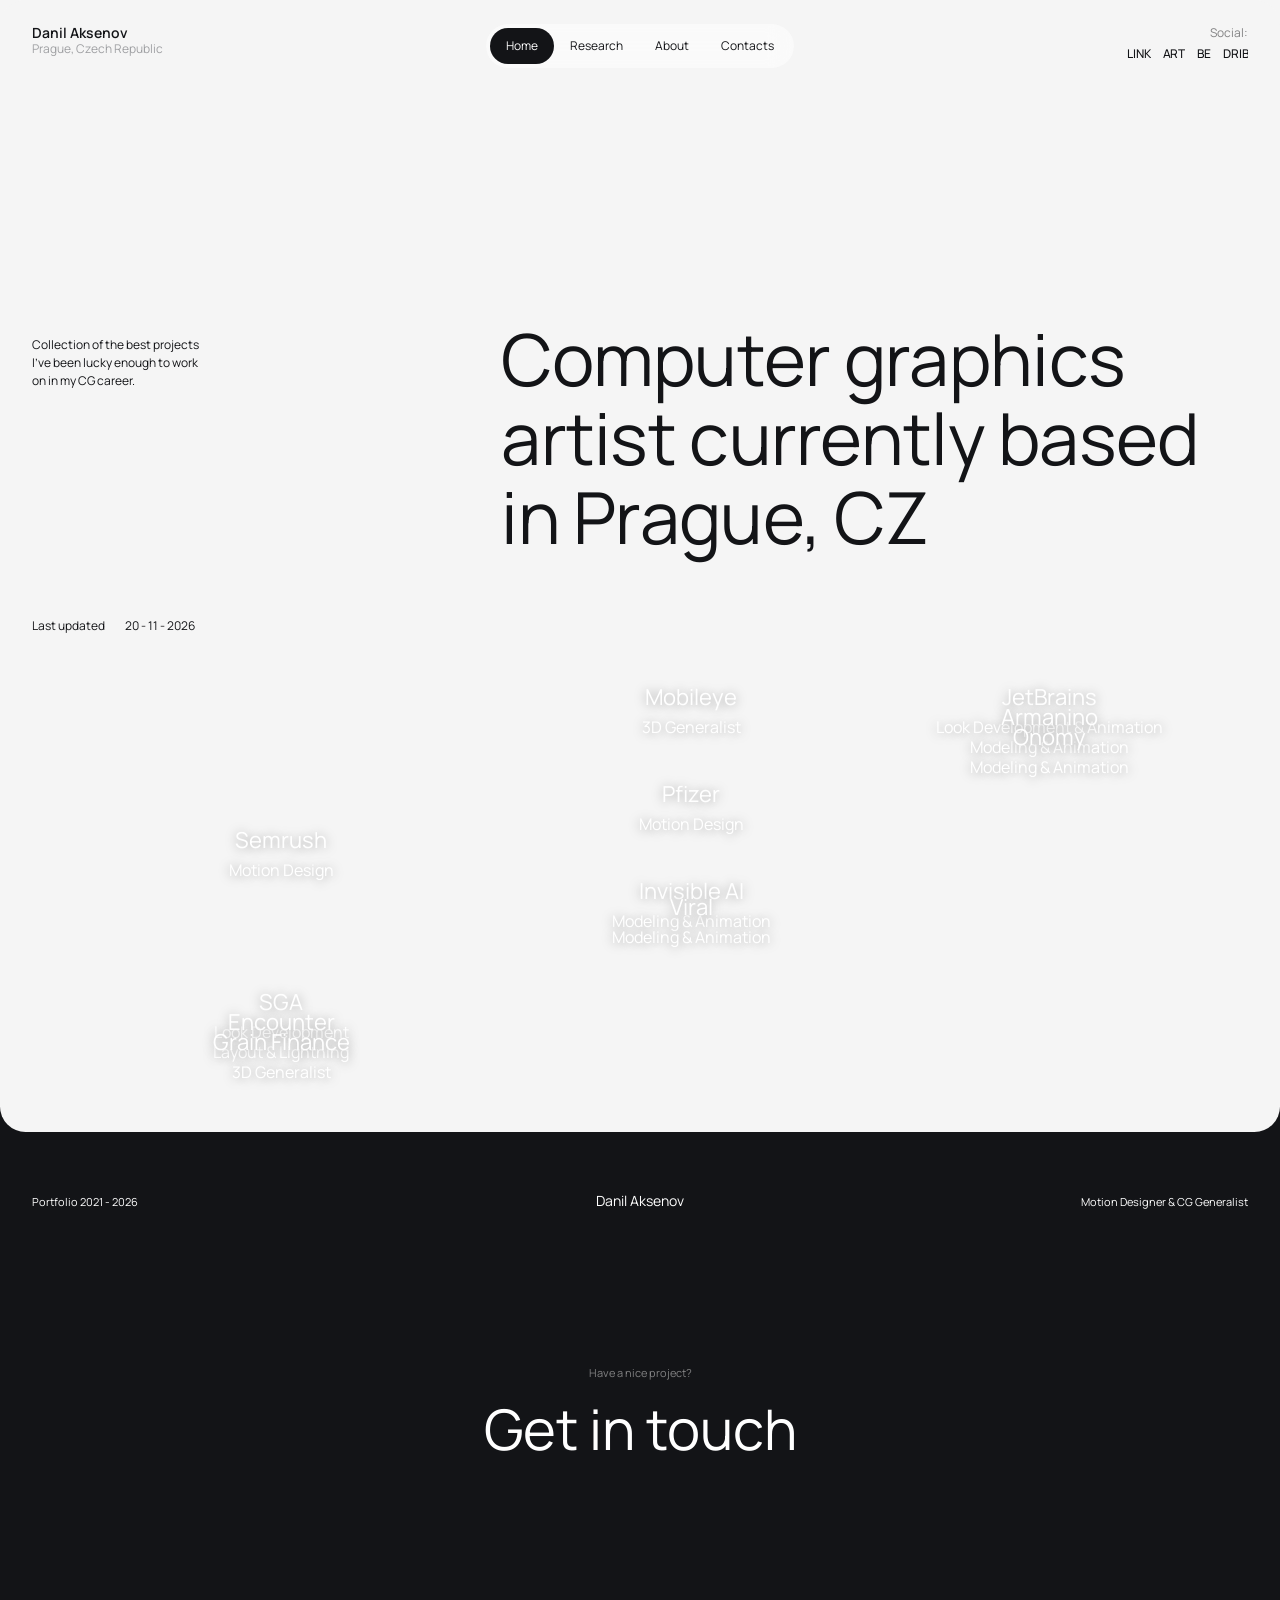
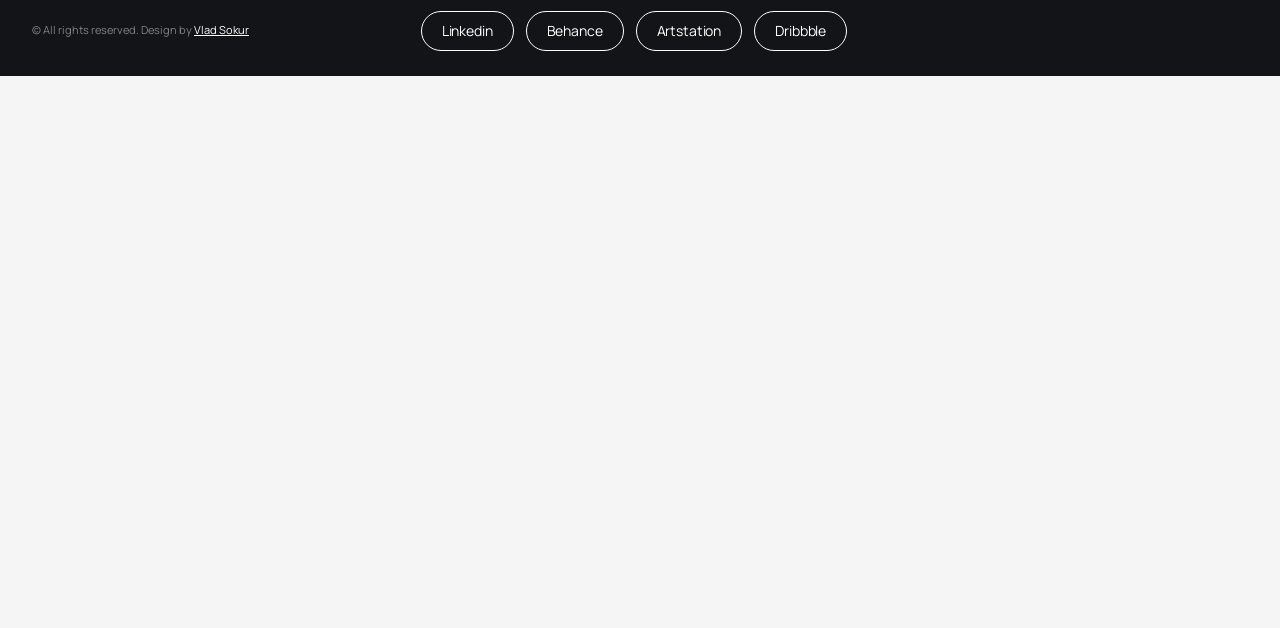
<file: index.html>
<!doctype html>
<html lang="en"><head><meta charset="utf-8"><meta name="viewport" content="width=device-width,initial-scale=1"><meta name="description" content="Danil Aksenov — Motion Designer and CG Generalist. Selected projects, research and animation."><title>Danil Aksenov — Motion Designer & CG Generalist</title><link rel="stylesheet" href="fonts.css"><link rel="stylesheet" href="index.css"><link rel="stylesheet" href="migration.css?v=27"></head><body><div class="global w-embed"></div><div data-animation="default" class="navigation w-nav" data-easing2="ease" data-easing="ease" data-collapse="medium" role="banner" data-duration="800" data-doc-height="1"><div class="container nav"><div class="main-grid wf-grid"><div class="brand-logo-wrapper" style="will-change: transform; transform: translate3d(0px, 0%, 0px) scale3d(1, 1, 1) rotateX(0deg) rotateY(0deg) rotateZ(0deg) skew(0deg, 0deg); transform-style: preserve-3d;"><div class="flex-vertical"><a href="home" aria-current="page" class="nav-brand w-nav-brand w--current"><div class="letter-logo _1" style="will-change: opacity; opacity: 1;"><div>Danil Aksenov</div></div></a><div class="nav-location" style="will-change: opacity; opacity: 1;">Prague, Czech Republic</div></div></div><nav role="navigation" id="w-node-_6bff00c8-e530-755f-826a-24de53748403-537483ff" class="menu-nav w-nav-menu"><div class="menu-links-wrapper"><a href="home" aria-current="page" class="floating-item w-inline-block w--current"><div>Home</div></a><a href="research" class="floating-item w-inline-block"><div>Research</div></a><a href="about" class="floating-item w-inline-block"><div>About</div></a><div class="contact-us-trigger"><a href="mailto:danil.aksenov.personal@gmail.com" class="floating-item w-inline-block"><div>Contacts</div></a></div></div><div id="w-node-_1e26e799-f057-6978-0356-63011d50c113-537483ff" class="nav-link-stack header" style="will-change: transform; transform: translate3d(0px, 0%, 0px) scale3d(1, 1, 1) rotateX(0deg) rotateY(0deg) rotateZ(0deg) skew(0deg, 0deg); transform-style: preserve-3d;"><p class="social-nav small text-color-grey-60" style="will-change: opacity; opacity: 1;">Social:<br></p><div class="nav-social-links-wrapper"><a href="https://www.linkedin.com/in/danielaksenov/" target="_blank" class="nav-link-wrapper _1 w-inline-block" style="will-change: opacity; opacity: 1;"><div class="nav-link-text header" style="transform: translate3d(0px, 0%, 0px) scale3d(1, 1, 1) rotateX(0deg) rotateY(0deg) rotateZ(0deg) skew(0deg, 0deg); transform-style: preserve-3d;">LINK</div></a><a href="https://www.artstation.com/danielaksenov" target="_blank" class="nav-link-wrapper _2 w-inline-block" style="will-change: opacity; opacity: 1;"><div class="nav-link-text header" style="transform: translate3d(0px, 0%, 0px) scale3d(1, 1, 1) rotateX(0deg) rotateY(0deg) rotateZ(0deg) skew(0deg, 0deg); transform-style: preserve-3d;">ART</div></a><a href="https://www.behance.net/danilaksenov" target="_blank" class="nav-link-wrapper _3 w-inline-block" style="will-change: opacity; opacity: 1;"><div class="nav-link-text header" style="transform: translate3d(0px, 0%, 0px) scale3d(1, 1, 1) rotateX(0deg) rotateY(0deg) rotateZ(0deg) skew(0deg, 0deg); transform-style: preserve-3d;">BE</div></a><a href="https://dribbble.com/idanja" target="_blank" class="nav-link-wrapper _1 w-inline-block" style="will-change: opacity; opacity: 1;"><div class="nav-link-text header" style="transform: translate3d(0px, 0%, 0px) scale3d(1, 1, 1) rotateX(0deg) rotateY(0deg) rotateZ(0deg) skew(0deg, 0deg); transform-style: preserve-3d;">Drib</div></a></div></div></nav><div id="w-node-_6bff00c8-e530-755f-826a-24de5374840e-537483ff" class="menu-button w-nav-button" role="button" tabindex="0" aria-label="Toggle menu" aria-expanded="false"><div class="hamburger-icon"><div class="hamburger-bar _1"></div><div class="hamburger-bar _2"></div></div></div></div></div></div><div class="page-wrapper"><div class="section"><div class="container hero w-container"><div class="main-grid wf-grid"><div class="_1st-col-max-width top-margin-m"><div id="w-node-_12ded8d8-88ce-2d5b-c084-29b4864aff2a-014d1ef0" class="flex-vertical full-hight space-between"><p class="paragraph small">Collection of the best projects I've been lucky enough to work on in my CG career. </p><div class="spacer _20"></div><div class="flex-horizontal gap-medium"><p class="paragraph small">Last updated</p><p class="paragraph small">20 - 11 - 2026</p></div></div></div><h1 id="w-node-eea5593f-5096-bcbb-548c-7aca4a2dc20e-014d1ef0" class="bilboard-heading">Computer graphics&nbsp;<br>artist currently based in&nbsp;Prague, CZ<br>‍</h1></div></div></div><div class="columns w-row"><div class="column-3 wf-grid w-col w-col-5"><div class="img_002 img" data-project="spotlight-conference"><a href="#" class="lightbox-link-7 w-inline-block w-lightbox" data-title="Semrush" aria-label="Open Semrush" role="button"><img src="spotlight-conference-cover.gif" alt="Semrush — animated opening sequence" class="image-2" width="960" height="556" loading="lazy" decoding="async"><script type="application/json" class="w-json">{"items":[{"type":"image","url":"spotlight-conference-sequence.gif","width":960,"height":556,"caption":"Semrush — opening sequence"},{"type":"image","url":"spotlight-conference-atmosphere.gif","width":960,"height":556,"caption":"Semrush — lighting and atmosphere"}],"group":""}</script></a><div class="project-name">Semrush<br></div><div class="role">Motion Design<br></div></div><div class="img_002 img" style="transform: translate3d(0px, 0px, 0px) scale3d(1, 1, 1) rotateX(0deg) rotateY(0deg) rotateZ(0deg) skew(0deg, 0deg); transform-style: preserve-3d;"><a href="#" class="lightbox-link-7 w-inline-block w-lightbox" aria-label="Open SGA" role="button"><img src="23c7a71582-677f911bb66220374d6a6f82_eye2-red.gif" loading="lazy" alt="SGA" class="image-2" decoding="async"><script type="application/json" class="w-json">{
  "items": [
    {
      "_id": "677f933f2c4178d35f7b1e13",
      "origFileName": "seq1-red.gif",
      "fileName": "seq1-red.gif",
      "fileSize": 1978857,
      "height": 106,
      "url": "0d39f5da6f-677f933f2c4178d35f7b1e13_seq1-red.gif",
      "width": 750,
      "type": "image"
    },
    {
      "_id": "677f943a238ac2aab576ac87",
      "origFileName": "eye_00157.jpg",
      "fileName": "eye_00157.jpg",
      "fileSize": 67132,
      "height": 282,
      "url": "00de5e7434-677f943a238ac2aab576ac87_eye_00157.jpg",
      "width": 2000,
      "type": "image"
    },
    {
      "_id": "677f93e2238ac2aab576291e",
      "origFileName": "seq2-red.gif",
      "fileName": "seq2-red.gif",
      "fileSize": 1890263,
      "height": 106,
      "url": "7875ecbae4-677f93e2238ac2aab576291e_seq2-red.gif",
      "width": 750,
      "type": "image"
    },
    {
      "_id": "677f943a1c99354198af484c",
      "origFileName": "face_00148.jpg",
      "fileName": "face_00148.jpg",
      "fileSize": 75454,
      "height": 282,
      "url": "5a947c3e8d-677f943a1c99354198af484c_face_00148.jpg",
      "width": 2000,
      "type": "image"
    }
  ],
  "group": ""
}</script></a><div class="project-name">SGA<br></div><div class="role">Look Development<br></div></div><div class="img_002 img" style="transform: translate3d(0px, 0px, 0px) scale3d(1, 1, 1) rotateX(0deg) rotateY(0deg) rotateZ(0deg) skew(0deg, 0deg); transform-style: preserve-3d;"><a href="#" class="lightbox-link-7 w-inline-block w-lightbox" aria-label="Open Encounter" role="button"><img src="0c035c710d-677e8c63930a96961b8e975d_screen3_reduced.gif" loading="lazy" height="Auto" alt="Encounter" class="image-2" decoding="async"><script type="application/json" class="w-json">{
  "items": [
    {
      "_id": "677e961bb2d4076720dfd8df",
      "origFileName": "cover.png",
      "fileName": "cover.png",
      "fileSize": 1939706,
      "height": 819,
      "url": "e4ac8e5a40-677e961bb2d4076720dfd8df_cover.png",
      "width": 1920,
      "type": "image"
    },
    {
      "_id": "677e8c63930a96961b8e975d",
      "origFileName": "screen3_reduced.gif",
      "fileName": "screen3_reduced.gif",
      "fileSize": 3441001,
      "height": 292,
      "url": "0c035c710d-677e8c63930a96961b8e975d_screen3_reduced.gif",
      "width": 700,
      "type": "image"
    }
  ],
  "group": ""
}</script></a><div class="project-name">Encounter<br></div><div class="role">Layout &amp; Lightning<br></div></div><div class="img_002 img" style="transform: translate3d(0px, 0px, 0px) scale3d(1, 1, 1) rotateX(0deg) rotateY(0deg) rotateZ(0deg) skew(0deg, 0deg); transform-style: preserve-3d;"><a href="#" class="lightbox-link-3 w-inline-block w-lightbox" aria-label="Open Grain Finance" role="button"><img src="5e1a1f3828-6641cc28339c1015781fbca0_cover_r_ups.jpg" loading="lazy" alt="Grain Finance" class="image-4" decoding="async"><script type="application/json" class="w-json">{
  "items": [
    {
      "_id": "677ea21e091d93a84d8bb4ae",
      "origFileName": "planet.gif",
      "fileName": "planet.gif",
      "fileSize": 3442481,
      "height": 360,
      "url": "dc5d271c99-677ea21e091d93a84d8bb4ae_planet.gif",
      "width": 640,
      "type": "image"
    },
    {
      "_id": "677ea21e6cf8d15284ab6c07",
      "origFileName": "base-red.gif",
      "fileName": "base-red.gif",
      "fileSize": 1842731,
      "height": 360,
      "url": "6edb04892a-677ea21e6cf8d15284ab6c07_base-red.gif",
      "width": 640,
      "type": "image"
    },
    {
      "_id": "6641cc28339c1015781fbca0",
      "origFileName": "cover_r_ups.jpg",
      "fileName": "cover_r_ups.jpg",
      "fileSize": 225324,
      "height": 2160,
      "url": "5e1a1f3828-6641cc28339c1015781fbca0_cover_r_ups.jpg",
      "width": 3840,
      "type": "image"
    },
    {
      "_id": "6640fce46ca6185e98e57696",
      "origFileName": "st2_r.jpg",
      "fileName": "st2_r.jpg",
      "fileSize": 71417,
      "height": 1080,
      "url": "05345d9b4e-6640fce46ca6185e98e57696_st2_r.jpg",
      "width": 1920,
      "type": "image"
    },
    {
      "_id": "6640fce4c14ea6e649ef270a",
      "origFileName": "st3_r.jpg",
      "fileName": "st3_r.jpg",
      "fileSize": 72502,
      "height": 788,
      "url": "6dc74e7edf-6640fce4c14ea6e649ef270a_st3_r.jpg",
      "width": 1400,
      "type": "image"
    }
  ],
  "group": ""
}</script></a><div class="project-name">Grain Finance<br></div><div class="role">3D Generalist<br></div></div></div><div class="column-4 wf-grid w-col w-col-3"><div class="img_002 img" style="transform: translate3d(0px, 0px, 0px) scale3d(1, 1, 1) rotateX(0deg) rotateY(0deg) rotateZ(0deg) skew(0deg, 0deg); transform-style: preserve-3d;"><a href="#" class="lightbox-link-7 w-inline-block w-lightbox" aria-label="Open Mobileye" role="button"><img src="a9d5a0a18e-6800b5ca703043db9fc90cd1_MAIN_RENDER_00128.jpg" loading="lazy" alt="Mobileye" class="image-5" decoding="async"><script type="application/json" class="w-json">{
  "items": [
    {
      "url": "https://player.vimeo.com/video/1075334943?badge=0&amp;autopause=0&amp",
      "originalUrl": "https://player.vimeo.com/video/1075334943?badge=0&amp;autopause=0&amp",
      "width": 940,
      "height": 529,
      "thumbnailUrl": "https://i.vimeocdn.com/video/2004897619-85025051af658ada781a04e2ee018b6e32bf55c8af9577df3e63c542b412a85f-d_1280",
      "html": "<iframe class=\"embedly-embed\" src=\"//cdn.embedly.com/widgets/media.html?src=https%3A%2F%2Fplayer.vimeo.com%2Fvideo%2F1075334943%3Fapp_id%3D122963&dntp=1&display_name=Vimeo&url=https%3A%2F%2Fplayer.vimeo.com%2Fvideo%2F1075334943%3Fbadge%3D0%26amp%3Bautopause%3D0%26amp&image=https%3A%2F%2Fi.vimeocdn.com%2Fvideo%2F2004897619-85025051af658ada781a04e2ee018b6e32bf55c8af9577df3e63c542b412a85f-d_1280&type=text%2Fhtml&schema=vimeo\" width=\"940\" height=\"529\" scrolling=\"no\" title=\"Vimeo embed\" frameborder=\"0\" allow=\"autoplay; fullscreen; encrypted-media; picture-in-picture;\" allowfullscreen=\"true\"></iframe>",
      "type": "video"
    },
    {
      "_id": "67fd1bec5b964c7ed06360a3",
      "origFileName": "mobileye_styleframes_v002.jpg",
      "fileName": "mobileye_styleframes_v002.jpg",
      "fileSize": 1101881,
      "height": 4000,
      "url": "af88cd55a4-67fd1bec5b964c7ed06360a3_mobileye_styleframes_v002.jpg",
      "width": 6300,
      "type": "image"
    }
  ],
  "group": ""
}</script></a><div class="project-name">Mobileye<br></div><div class="role">3D Generalist<br></div></div><div class="img_002 img" data-project="pfizer"><a href="#" class="lightbox-link-7 w-inline-block w-lightbox" data-title="Pfizer" aria-label="Open Pfizer" role="button"><img src="pfizer-scene-01.gif" alt="Pfizer — Scene 1" class="image-2" width="960" height="540" loading="lazy" decoding="async"><script type="application/json" class="w-json">{"items":[{"type":"image","url":"pfizer-scene-01.gif","width":960,"height":540,"caption":"Pfizer — Scene 1"},{"type":"image","url":"pfizer-scene-02.gif","width":960,"height":540,"caption":"Pfizer — Scene 2"},{"type":"image","url":"pfizer-scene-03.gif","width":960,"height":540,"caption":"Pfizer — Scene 3"},{"type":"image","url":"pfizer-scene-04.gif","width":960,"height":540,"caption":"Pfizer — Scene 4"}],"group":""}</script></a><div class="project-name">Pfizer<br></div><div class="role">Motion Design<br></div></div><div class="img_002 img" style="transform: translate3d(0px, 0px, 0px) scale3d(1, 1, 1) rotateX(0deg) rotateY(0deg) rotateZ(0deg) skew(0deg, 0deg); transform-style: preserve-3d;"><a href="#" class="lightbox-link-3 w-inline-block w-lightbox" aria-label="Open Invisible AI" role="button"><img src="012244b14d-677ea8f619e6b197e07360fa_cover4.jpg" loading="lazy" alt="Invisible AI" class="image-3" decoding="async"><script type="application/json" class="w-json">{
  "items": [
    {
      "_id": "677ea5c5fb11ecca5392c798",
      "origFileName": "clip3.gif",
      "fileName": "clip3.gif",
      "fileSize": 1867366,
      "height": 360,
      "url": "240f49de8f-677ea5c5fb11ecca5392c798_clip3.gif",
      "width": 640,
      "type": "image"
    },
    {
      "_id": "677ea66c602e25914b803562",
      "origFileName": "clip2.gif",
      "fileName": "clip2.gif",
      "fileSize": 4050346,
      "height": 360,
      "url": "9ddf94e900-677ea66c602e25914b803562_clip2.gif",
      "width": 640,
      "type": "image"
    },
    {
      "_id": "677ea5c6cfd5a47be14ee958",
      "origFileName": "clip1.gif",
      "fileName": "clip1.gif",
      "fileSize": 3401688,
      "height": 360,
      "url": "d145cab263-677ea5c6cfd5a47be14ee958_clip1.gif",
      "width": 640,
      "type": "image"
    }
  ],
  "group": ""
}</script></a><div class="project-name">Invisible AI<br></div><div class="role">Modeling &amp; Animation<br></div></div><div class="img_002 img" style="transform: translate3d(0px, 0px, 0px) scale3d(1, 1, 1) rotateX(0deg) rotateY(0deg) rotateZ(0deg) skew(0deg, 0deg); transform-style: preserve-3d;"><a href="#" class="lightbox-link-3 w-inline-block w-lightbox" aria-label="Open Viral" role="button"><img src="7434d011ae-6641cd2d2def5a79c9dce2a8_cover_ups.jpg" loading="lazy" alt="Viral" class="image-3" decoding="async"><script type="application/json" class="w-json">{
  "items": [
    {
      "_id": "677eae32677b649496a0b278",
      "origFileName": "clip4.gif",
      "fileName": "clip4.gif",
      "fileSize": 1522070,
      "height": 360,
      "url": "450519ebae-677eae32677b649496a0b278_clip4.gif",
      "width": 640,
      "type": "image"
    }
  ],
  "group": ""
}</script></a><div class="project-name">Viral<br></div><div class="role">Modeling &amp; Animation<br></div></div></div><div class="column-6 wf-grid w-col w-col-4"><div class="img_002 img" style="transform: translate3d(0px, 0px, 0px) scale3d(1, 1, 1) rotateX(0deg) rotateY(0deg) rotateZ(0deg) skew(0deg, 0deg); transform-style: preserve-3d;"><a href="#" class="lightbox-link-7 w-inline-block w-lightbox" aria-label="Open JetBrains" role="button"><img src="d87b383fe1-6800b77668a76e9a886cc039_man-red.gif" loading="lazy" alt="JetBrains" class="image-5" decoding="async"><script type="application/json" class="w-json">{
  "items": [
    {
      "_id": "6800b77668a76e9a886cc039",
      "origFileName": "man-red.gif",
      "fileName": "man-red.gif",
      "fileSize": 3182995,
      "height": 360,
      "url": "d87b383fe1-6800b77668a76e9a886cc039_man-red.gif",
      "width": 640,
      "type": "image"
    },
    {
      "_id": "6800b822d16a29c277270807",
      "origFileName": "man_f00.jpg",
      "fileName": "man_f00.jpg",
      "fileSize": 452344,
      "height": 1080,
      "url": "5de1a4eac4-6800b822d16a29c277270807_man_f00.jpg",
      "width": 1920,
      "type": "image"
    },
    {
      "_id": "6800b822ef90899aa8883eee",
      "origFileName": "man_f63.jpg",
      "fileName": "man_f63.jpg",
      "fileSize": 314467,
      "height": 1080,
      "url": "ef725977ff-6800b822ef90899aa8883eee_man_f63.jpg",
      "width": 1920,
      "type": "image"
    }
  ],
  "group": ""
}</script></a><div class="project-name">JetBrains<br></div><div class="role">Look Development &amp;&nbsp;Animation<br></div></div><div class="img_002 img" style="transform: translate3d(0px, 0px, 0px) scale3d(1, 1, 1) rotateX(0deg) rotateY(0deg) rotateZ(0deg) skew(0deg, 0deg); transform-style: preserve-3d;"><a href="#" class="lightbox-link-7 w-inline-block w-lightbox" aria-label="Open Armanino" role="button"><img src="28a010efc9-677eb5335ff6e66dd2525094_armanino-red.gif" loading="lazy" alt="Armanino" class="image-5" decoding="async"><script type="application/json" class="w-json">{
  "items": [
    {
      "url": "https://player.vimeo.com/video/944052188?h=8325adc11d&title=0&portrait=0",
      "originalUrl": "https://player.vimeo.com/video/944052188?h=8325adc11d&title=0&portrait=0",
      "width": 940,
      "height": 529,
      "thumbnailUrl": "https://i.vimeocdn.com/video/1848744626-97da7d907b58a32d589fdc3cabeb0f2f4462107ca9335b877e95e047f49f2d19-d_1280",
      "html": "<iframe class=\"embedly-embed\" src=\"//cdn.embedly.com/widgets/media.html?src=https%3A%2F%2Fplayer.vimeo.com%2Fvideo%2F944052188%3Fapp_id%3D122963&dntp=1&display_name=Vimeo&url=https%3A%2F%2Fplayer.vimeo.com%2Fvideo%2F944052188%3Fh%3D8325adc11d%26title%3D0%26portrait%3D0&image=https%3A%2F%2Fi.vimeocdn.com%2Fvideo%2F1848744626-97da7d907b58a32d589fdc3cabeb0f2f4462107ca9335b877e95e047f49f2d19-d_1280&type=text%2Fhtml&schema=vimeo\" width=\"940\" height=\"529\" scrolling=\"no\" title=\"Vimeo embed\" frameborder=\"0\" allow=\"autoplay; fullscreen; encrypted-media; picture-in-picture;\" allowfullscreen=\"true\"></iframe>",
      "type": "video"
    }
  ],
  "group": ""
}</script></a><div class="project-name">Armanino<br></div><div class="role">Modeling &amp;&nbsp;Animation<br></div></div><div class="img_002 img" style="transform: translate3d(0px, 0px, 0px) scale3d(1, 1, 1) rotateX(0deg) rotateY(0deg) rotateZ(0deg) skew(0deg, 0deg); transform-style: preserve-3d;"><a href="#" class="lightbox-link-7 w-inline-block w-lightbox" aria-label="Open Onomy" role="button"><img src="57f17999bd-677ec4bed0d797768b13dc36_pt4-red.gif" loading="lazy" alt="Onomy" class="image-5" decoding="async"><script type="application/json" class="w-json">{
  "items": [
    {
      "_id": "677ec4bed0d797768b13dc36",
      "origFileName": "pt4-red.gif",
      "fileName": "pt4-red.gif",
      "fileSize": 2131026,
      "height": 360,
      "url": "57f17999bd-677ec4bed0d797768b13dc36_pt4-red.gif",
      "width": 640,
      "type": "image"
    },
    {
      "_id": "677ec4bed0d797768b13dbfa",
      "origFileName": "pt5-red.gif",
      "fileName": "pt5-red.gif",
      "fileSize": 1903484,
      "height": 360,
      "url": "6a7ea31cdc-677ec4bed0d797768b13dbfa_pt5-red.gif",
      "width": 640,
      "type": "image"
    }
  ],
  "group": ""
}</script></a><div class="project-name">Onomy<br></div><div class="role">Modeling &amp;&nbsp;Animation<br></div></div></div></div><div class="w-layout-blockcontainer container-2 w-container"></div></div><div class="footer-wrapper"><div id="contacts" class="section footer"><div class="container footer w-container"><div class="grid"><div class="grid-item animation-reveal-1" style="transform: translate3d(0px, 32px, 0px) scale3d(1, 1, 1) rotateX(0deg) rotateY(0deg) rotateZ(0deg) skew(0deg, 0deg); transform-style: preserve-3d; opacity: 0;"><div class="flex-horizontal justify-space-between align-baseline"><div class="flex-item-33"><p class="paragraph extra-small">Portfolio 2021 - 2026</p></div><div class="flex-item-33 center"><p class="paragraph">Danil Aksenov</p></div><div class="flex-item-33 right"><p class="paragraph extra-small">Motion Designer &amp; CG&nbsp;Generalist</p></div></div></div><div class="footer-contact-wrapper animation-reveal-2" style="opacity: 0; transform: translate3d(0px, 32px, 0px) scale3d(1, 1, 1) rotateX(0deg) rotateY(0deg) rotateZ(0deg) skew(0deg, 0deg); transform-style: preserve-3d;"><p class="paragraph extra-small text-color-grey-60">Have a nice project?</p><div class="spacer _20"></div><a href="mailto:danil.aksenov.personal@gmail.com" class="contact-email-link w-inline-block" aria-label="Email Danil Aksenov at danil.aksenov.personal@gmail.com"><div class="overflow-hidden"><div class="link-floating-text contact-email-text-shadow" style="transform: translate3d(0px, 0%, 0px) scale3d(1, 1, 1) rotateX(0deg) rotateY(0deg) rotateZ(0deg) skew(0deg, 0deg); transform-style: preserve-3d;">Get in touch</div></div></a></div></div><div class="grid"><div class="grid-item _33 footer-2"><div class="footer-bottom-wrapper animation-reveal-2" style="opacity: 0; transform: translate3d(0px, 32px, 0px) scale3d(1, 1, 1) rotateX(0deg) rotateY(0deg) rotateZ(0deg) skew(0deg, 0deg); transform-style: preserve-3d;"><div class="paragraph extra-small">© All rights reserved. Design by <a href="https://vladsokur.webflow.io" target="_blank" class="text-link white">Vlad Sokur</a> <br></div></div></div><div class="grid-item _33 footer-center"><div class="footer-bottom-wrapper center-align animation-reveal-2" style="opacity: 0; transform: translate3d(0px, 32px, 0px) scale3d(1, 1, 1) rotateX(0deg) rotateY(0deg) rotateZ(0deg) skew(0deg, 0deg); transform-style: preserve-3d;"><a href="https://www.linkedin.com/in/danielaksenov/" target="_blank" class="button stroke white w-inline-block"><div class="link-text-wrapper"><div class="link-floating-text shadow-medium-light" style="transform: translate3d(0px, 0%, 0px) scale3d(1, 1, 1) rotateX(0deg) rotateY(0deg) rotateZ(0deg) skew(0deg, 0deg); transform-style: preserve-3d;">Linkedin</div></div></a><a href="https://www.behance.net/danilaksenov" target="_blank" class="button stroke white w-inline-block"><div class="link-text-wrapper"><div class="link-floating-text shadow-medium-light" style="transform: translate3d(0px, 0%, 0px) scale3d(1, 1, 1) rotateX(0deg) rotateY(0deg) rotateZ(0deg) skew(0deg, 0deg); transform-style: preserve-3d;">Behance</div></div></a><a href="https://www.artstation.com/danielaksenov" target="_blank" class="button stroke white w-inline-block"><div class="link-text-wrapper"><div class="link-floating-text shadow-medium-light" style="transform: translate3d(0px, 0%, 0px) scale3d(1, 1, 1) rotateX(0deg) rotateY(0deg) rotateZ(0deg) skew(0deg, 0deg); transform-style: preserve-3d;">Artstation</div></div></a><a href="https://dribbble.com/idanja" target="_blank" class="button stroke white w-inline-block"><div class="link-text-wrapper"><div class="link-floating-text shadow-medium-light" style="transform: translate3d(0px, 0%, 0px) scale3d(1, 1, 1) rotateX(0deg) rotateY(0deg) rotateZ(0deg) skew(0deg, 0deg); transform-style: preserve-3d;">Dribbble</div></div></a></div></div></div></div></div></div><script src="site.js?v=27" defer></script></body></html>
</file>
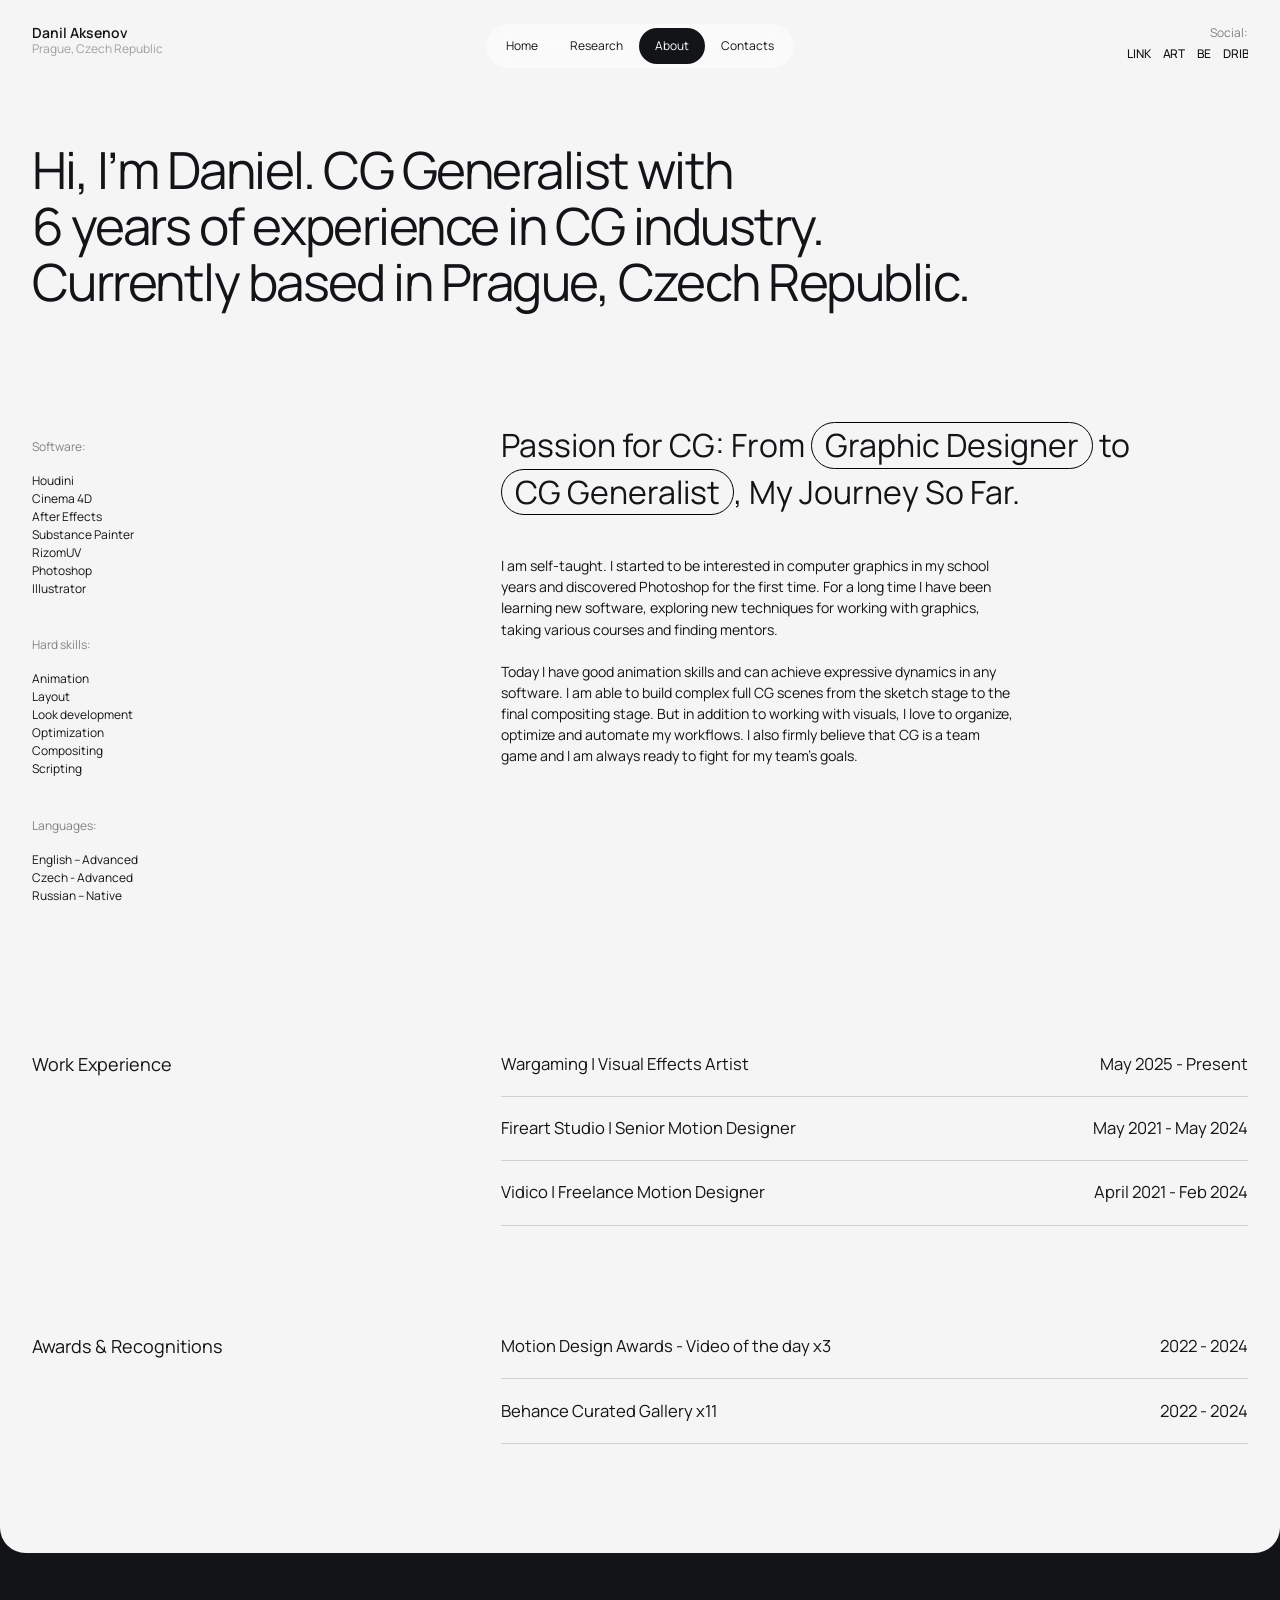
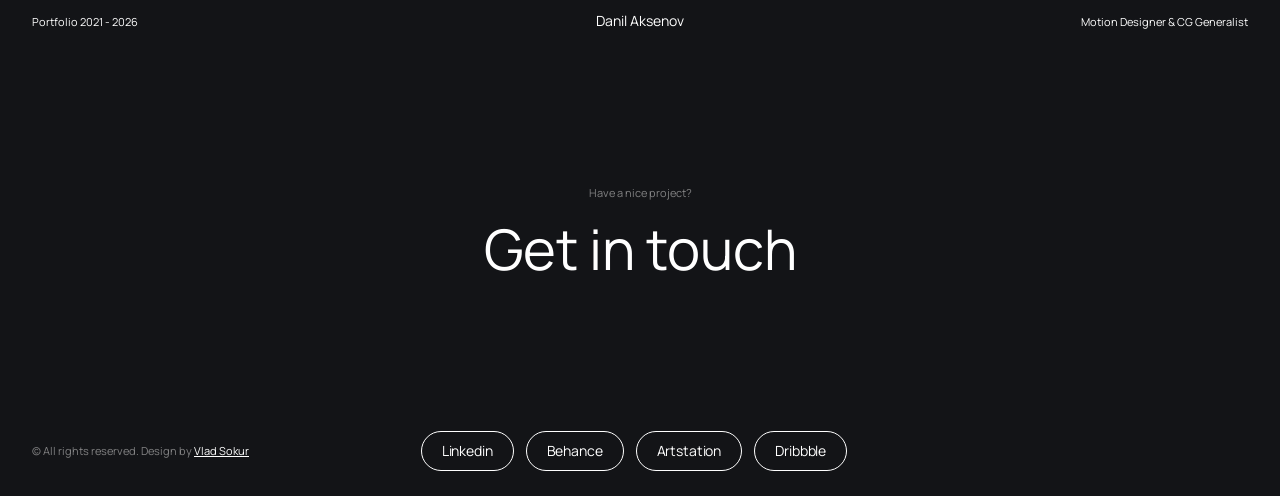
<file: about.html>
<!doctype html>
<html lang="en"><head><meta charset="utf-8"><meta name="viewport" content="width=device-width,initial-scale=1"><meta name="description" content="Danil Aksenov — Motion Designer and CG Generalist. Selected projects, research and animation."><title>About — Danil Aksenov</title><link rel="stylesheet" href="fonts.css"><link rel="stylesheet" href="about.css"><link rel="stylesheet" href="migration.css?v=26"></head><body><div class="global w-embed"></div><div data-animation="default" class="navigation w-nav" data-easing2="ease" data-easing="ease" data-collapse="medium" role="banner" data-duration="800" data-doc-height="1"><div class="container nav"><div class="main-grid wf-grid"><div class="brand-logo-wrapper" style="will-change: transform; transform: translate3d(0px, 0%, 0px) scale3d(1, 1, 1) rotateX(0deg) rotateY(0deg) rotateZ(0deg) skew(0deg, 0deg); transform-style: preserve-3d;"><div class="flex-vertical"><a href="home" class="nav-brand w-nav-brand" aria-label="home"><div class="letter-logo _1" style="will-change: opacity; opacity: 1;"><div>Danil Aksenov</div></div></a><div class="nav-location" style="will-change: opacity; opacity: 1;">Prague, Czech Republic</div></div></div><nav role="navigation" id="w-node-_6bff00c8-e530-755f-826a-24de53748403-537483ff" class="menu-nav w-nav-menu"><div class="menu-links-wrapper"><a href="home" class="floating-item w-inline-block"><div>Home</div></a><a href="research" class="floating-item w-inline-block"><div>Research</div></a><a href="about" class="floating-item w-inline-block w--current" aria-current="page"><div>About</div></a><div class="contact-us-trigger"><a href="mailto:danil.aksenov.personal@gmail.com" class="floating-item w-inline-block"><div>Contacts</div></a></div></div><div id="w-node-_1e26e799-f057-6978-0356-63011d50c113-537483ff" class="nav-link-stack header" style="will-change: transform; transform: translate3d(0px, 0%, 0px) scale3d(1, 1, 1) rotateX(0deg) rotateY(0deg) rotateZ(0deg) skew(0deg, 0deg); transform-style: preserve-3d;"><p class="social-nav small text-color-grey-60" style="will-change: opacity; opacity: 1;">Social:<br></p><div class="nav-social-links-wrapper"><a href="https://www.linkedin.com/in/danielaksenov/" target="_blank" class="nav-link-wrapper _1 w-inline-block" style="will-change: opacity; opacity: 1;"><div class="nav-link-text header" style="transform: translate3d(0px, 0%, 0px) scale3d(1, 1, 1) rotateX(0deg) rotateY(0deg) rotateZ(0deg) skew(0deg, 0deg); transform-style: preserve-3d;">LINK</div></a><a href="https://www.artstation.com/danielaksenov" target="_blank" class="nav-link-wrapper _2 w-inline-block" style="will-change: opacity; opacity: 1;"><div class="nav-link-text header" style="transform: translate3d(0px, 0%, 0px) scale3d(1, 1, 1) rotateX(0deg) rotateY(0deg) rotateZ(0deg) skew(0deg, 0deg); transform-style: preserve-3d;">ART</div></a><a href="https://www.behance.net/danilaksenov" target="_blank" class="nav-link-wrapper _3 w-inline-block" style="will-change: opacity; opacity: 1;"><div class="nav-link-text header" style="transform: translate3d(0px, 0%, 0px) scale3d(1, 1, 1) rotateX(0deg) rotateY(0deg) rotateZ(0deg) skew(0deg, 0deg); transform-style: preserve-3d;">BE</div></a><a href="https://dribbble.com/idanja" target="_blank" class="nav-link-wrapper _1 w-inline-block" style="will-change: opacity; opacity: 1;"><div class="nav-link-text header" style="transform: translate3d(0px, 0%, 0px) scale3d(1, 1, 1) rotateX(0deg) rotateY(0deg) rotateZ(0deg) skew(0deg, 0deg); transform-style: preserve-3d;">Drib</div></a></div></div></nav><div id="w-node-_6bff00c8-e530-755f-826a-24de5374840e-537483ff" class="menu-button w-nav-button" style="-webkit-user-select: text;" aria-label="Toggle menu" role="button" tabindex="0" aria-controls="w-nav-overlay-0" aria-haspopup="menu" aria-expanded="false"><div class="hamburger-icon"><div class="hamburger-bar _1"></div><div class="hamburger-bar _2"></div></div></div></div></div></div><div class="page-wrapper"><div class="section"><div class="container inner-hero w-container"><div class="main-grid wf-grid"><h1 id="w-node-eea5593f-5096-bcbb-548c-7aca4a2dc20e-014d1f14">Hi, I’m Daniel. CG&nbsp;Generalist with <br>6 years of experience in CG industry.<br>Currently based in Prague, Czech Republic. <br></h1></div><div class="spacer _112"></div><div class="main-grid wf-grid"><div class="_1st-col-max-width top-margin-m animation-reveal-1" style="transform: translate3d(0px, 0px, 0px) scale3d(1, 1, 1) rotateX(0deg) rotateY(0deg) rotateZ(0deg) skew(0deg, 0deg); transform-style: preserve-3d; opacity: 1;"><div class="cv-item"><p class="paragraph small text-color-grey-60">Software:</p><div class="spacer _16"></div><p class="paragraph small">Houdini</p><p class="paragraph small">Cinema 4D</p><p class="paragraph small">After Effects</p><p class="paragraph small">Substance Painter</p><p class="paragraph small">RizomUV</p><p class="paragraph small">Photoshop</p><p class="paragraph small">Illustrator</p></div><div class="cv-item"><p class="paragraph small text-color-grey-60">Hard skills:</p><div class="spacer _16"></div><p class="paragraph small">Animation</p><p class="paragraph small">Layout</p><p class="paragraph small">Look development</p><p class="paragraph small">Optimization</p><p class="paragraph small">Compositing</p><p class="paragraph small">Scripting</p></div><div class="cv-item"><p class="paragraph small text-color-grey-60">Languages:</p><div class="spacer _16"></div><p class="paragraph small">English – Advanced<br>Czech -&nbsp;Advanced</p><p class="paragraph small">Russian – Native</p></div></div><div id="w-node-_55bb641a-b135-dace-f415-0b3913f09126-014d1f14" class="flex-vertical animation-reveal-1" style="transform: translate3d(0px, 0px, 0px) scale3d(1, 1, 1) rotateX(0deg) rotateY(0deg) rotateZ(0deg) skew(0deg, 0deg); transform-style: preserve-3d; opacity: 1;"><h2 id="w-node-_910b21a9-d80c-8f8d-292b-a28d2f01ecf4-014d1f14">Passion for CG: From <span class="span-text-highlight">Graphic Designer</span> to <span class="span-text-highlight">CG Generalist</span>, My&nbsp;Journey So Far.</h2><div class="spacer _40"></div><div class="flex-horizontal align-bottom justify-space-between"><div class="content-flex-col fixed"><p class="paragraph about-description">I am self-taught. I started to be interested in computer graphics in my school years and discovered Photoshop for the first time. For a long time I have been learning new software, exploring new techniques for working with graphics, taking various courses and finding mentors.<br><br>Today I have good animation skills and can achieve expressive dynamics in any software. I am able to build complex full CG scenes from the sketch stage to the final compositing stage. But in addition to working with visuals, I love to organize, optimize and automate my workflows. I also firmly believe that CG is a team game and I am always ready to fight for my team's goals.</p></div></div></div></div></div></div><div class="section"><div class="container without-top-padding w-container"><div class="main-grid wf-grid"><h6 class="animation-reveal-1" style="transform: translate3d(0px, 32px, 0px) scale3d(1, 1, 1) rotateX(0deg) rotateY(0deg) rotateZ(0deg) skew(0deg, 0deg); transform-style: preserve-3d; opacity: 0;">Work Experience</h6><div id="w-node-_314b8f00-2be9-1626-e268-3a749f596f0c-014d1f14" class="row-items-wrapper animation-reveal-2" style="opacity: 0; transform: translate3d(0px, 32px, 0px) scale3d(1, 1, 1) rotateX(0deg) rotateY(0deg) rotateZ(0deg) skew(0deg, 0deg); transform-style: preserve-3d;"><div class="row-item"><p class="row-title">Wargaming | Visual Effects Artist</p><p class="row-title">May 2025 - Present</p></div><div class="row-item"><p class="row-title">Fireart Studio | Senior Motion Designer</p><p class="row-title">May 2021 - May 2024</p></div><div class="row-item"><p class="row-title">Vidico | Freelance Motion Designer</p><p class="row-title">April 2021 - Feb 2024</p></div></div></div></div></div><div class="section"><div class="container without-top-padding w-container"><div class="main-grid wf-grid"><h6 class="animation-reveal-1" style="transform: translate3d(0px, 32px, 0px) scale3d(1, 1, 1) rotateX(0deg) rotateY(0deg) rotateZ(0deg) skew(0deg, 0deg); transform-style: preserve-3d; opacity: 0;">Awards &amp; Recognitions</h6><div id="w-node-_46f1147c-dc17-f9d8-c901-4cb2d594ec9c-014d1f14" class="row-items-wrapper animation-reveal-2" style="opacity: 0; transform: translate3d(0px, 32px, 0px) scale3d(1, 1, 1) rotateX(0deg) rotateY(0deg) rotateZ(0deg) skew(0deg, 0deg); transform-style: preserve-3d;"><div class="row-item"><p class="row-title">Motion Design Awards - Video of the day x3 </p><p class="row-title">2022 - 2024</p></div><div class="row-item"><p class="row-title">Behance Curated Gallery x11</p><p class="row-title">2022 - 2024</p></div></div></div></div></div></div><div class="footer-wrapper"><div id="contacts" class="section footer"><div class="container footer w-container"><div class="grid"><div class="grid-item animation-reveal-1" style="transform: translate3d(0px, 32px, 0px) scale3d(1, 1, 1) rotateX(0deg) rotateY(0deg) rotateZ(0deg) skew(0deg, 0deg); transform-style: preserve-3d; opacity: 0;"><div class="flex-horizontal justify-space-between align-baseline"><div class="flex-item-33"><p class="paragraph extra-small">Portfolio 2021 - 2026</p></div><div class="flex-item-33 center"><p class="paragraph">Danil Aksenov</p></div><div class="flex-item-33 right"><p class="paragraph extra-small">Motion Designer &amp; CG&nbsp;Generalist</p></div></div></div><div class="footer-contact-wrapper animation-reveal-2" style="opacity: 0; transform: translate3d(0px, 32px, 0px) scale3d(1, 1, 1) rotateX(0deg) rotateY(0deg) rotateZ(0deg) skew(0deg, 0deg); transform-style: preserve-3d;"><p class="paragraph extra-small text-color-grey-60">Have a nice project?</p><div class="spacer _20"></div><a href="mailto:danil.aksenov.personal@gmail.com" class="contact-email-link w-inline-block" aria-label="Email Danil Aksenov at danil.aksenov.personal@gmail.com"><div class="overflow-hidden"><div class="link-floating-text contact-email-text-shadow" style="transform: translate3d(0px, 0%, 0px) scale3d(1, 1, 1) rotateX(0deg) rotateY(0deg) rotateZ(0deg) skew(0deg, 0deg); transform-style: preserve-3d;">Get in touch</div></div></a></div></div><div class="grid"><div class="grid-item _33 footer-2"><div class="footer-bottom-wrapper animation-reveal-2" style="opacity: 0; transform: translate3d(0px, 32px, 0px) scale3d(1, 1, 1) rotateX(0deg) rotateY(0deg) rotateZ(0deg) skew(0deg, 0deg); transform-style: preserve-3d;"><div class="paragraph extra-small">© All rights reserved. Design by <a href="https://vladsokur.webflow.io" target="_blank" class="text-link white">Vlad Sokur</a> <br></div></div></div><div class="grid-item _33 footer-center"><div class="footer-bottom-wrapper center-align animation-reveal-2" style="opacity: 0; transform: translate3d(0px, 32px, 0px) scale3d(1, 1, 1) rotateX(0deg) rotateY(0deg) rotateZ(0deg) skew(0deg, 0deg); transform-style: preserve-3d;"><a href="https://www.linkedin.com/in/danielaksenov/" target="_blank" class="button stroke white w-inline-block"><div class="link-text-wrapper"><div class="link-floating-text shadow-medium-light" style="transform: translate3d(0px, 0%, 0px) scale3d(1, 1, 1) rotateX(0deg) rotateY(0deg) rotateZ(0deg) skew(0deg, 0deg); transform-style: preserve-3d;">Linkedin</div></div></a><a href="https://www.behance.net/danilaksenov" target="_blank" class="button stroke white w-inline-block"><div class="link-text-wrapper"><div class="link-floating-text shadow-medium-light" style="transform: translate3d(0px, 0%, 0px) scale3d(1, 1, 1) rotateX(0deg) rotateY(0deg) rotateZ(0deg) skew(0deg, 0deg); transform-style: preserve-3d;">Behance</div></div></a><a href="https://www.artstation.com/danielaksenov" target="_blank" class="button stroke white w-inline-block"><div class="link-text-wrapper"><div class="link-floating-text shadow-medium-light" style="transform: translate3d(0px, 0%, 0px) scale3d(1, 1, 1) rotateX(0deg) rotateY(0deg) rotateZ(0deg) skew(0deg, 0deg); transform-style: preserve-3d;">Artstation</div></div></a><a href="https://dribbble.com/idanja" target="_blank" class="button stroke white w-inline-block"><div class="link-text-wrapper"><div class="link-floating-text shadow-medium-light" style="transform: translate3d(0px, 0%, 0px) scale3d(1, 1, 1) rotateX(0deg) rotateY(0deg) rotateZ(0deg) skew(0deg, 0deg); transform-style: preserve-3d;">Dribbble</div></div></a></div></div></div></div></div></div><script src="site.js?v=27" defer></script></body></html>
</file>
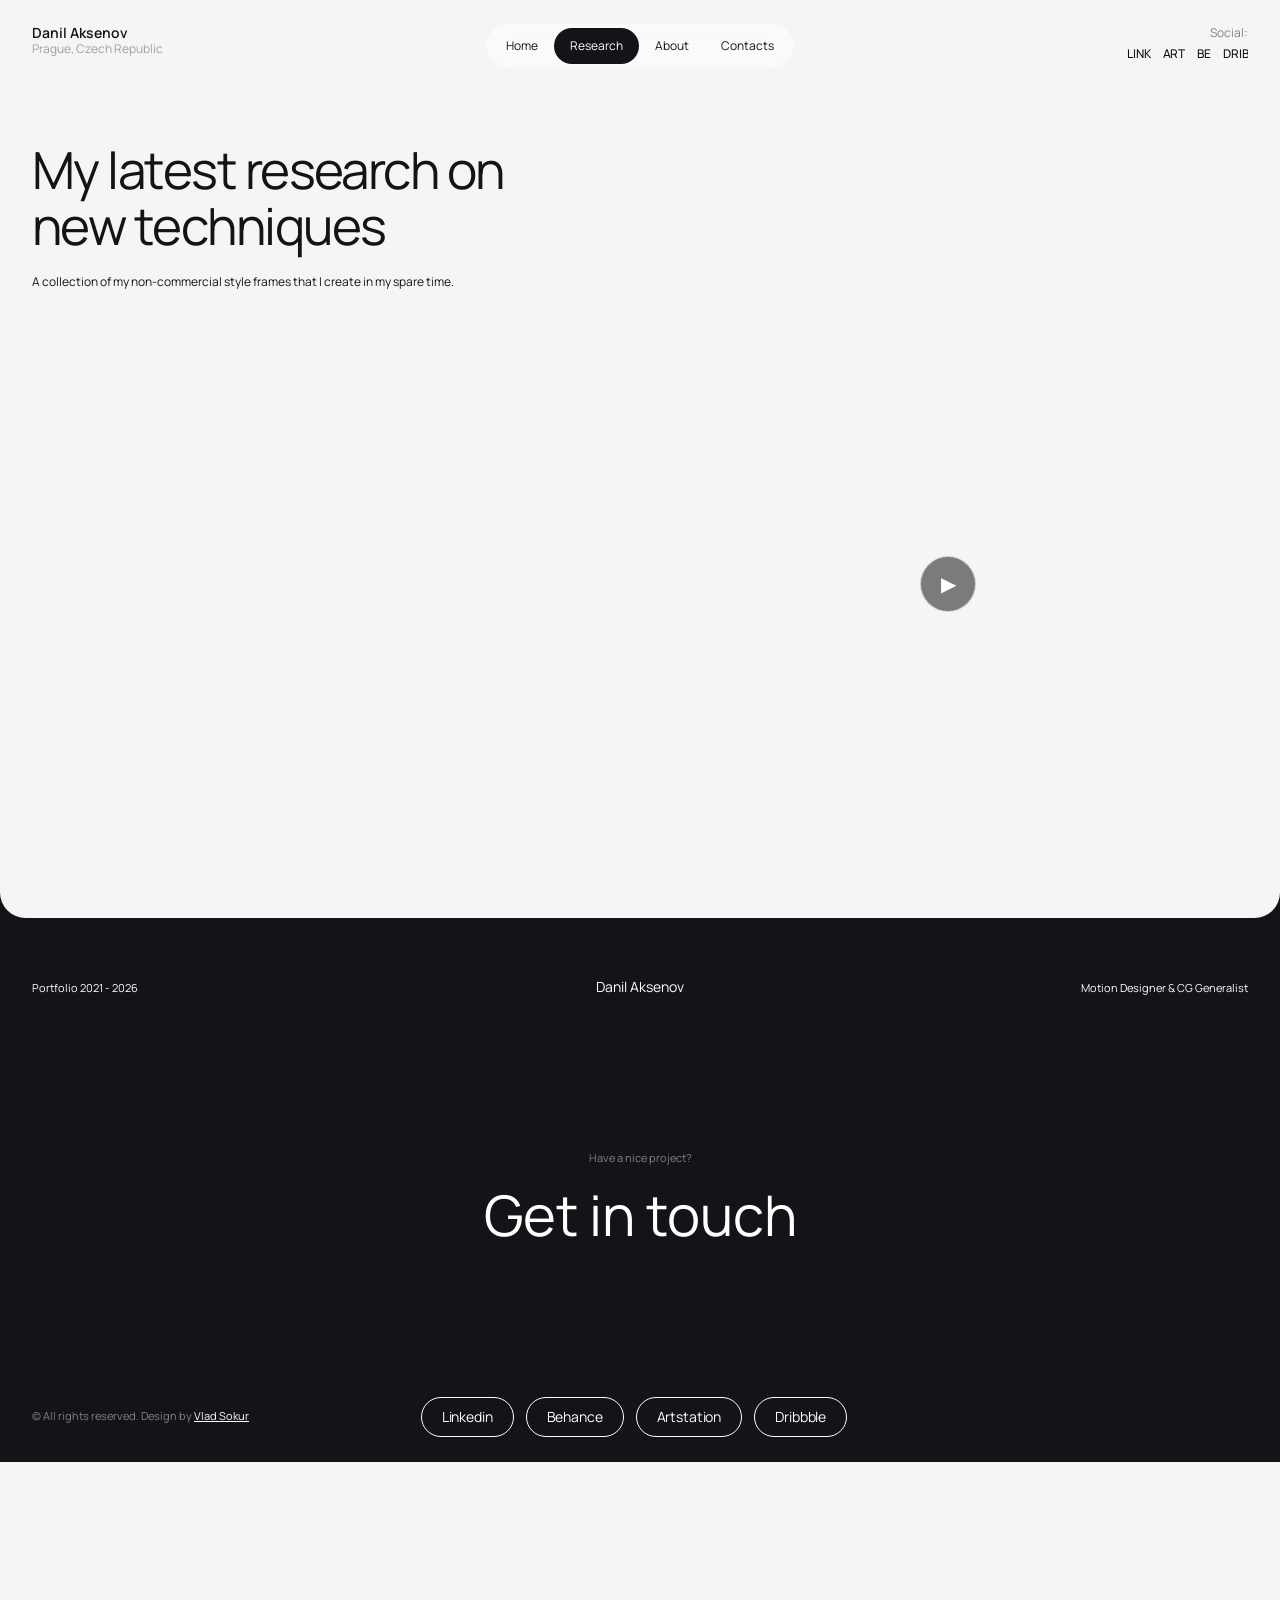
<file: galley.html>
<!DOCTYPE html><html lang="en"><head><meta charset="utf-8"><meta name="viewport" content="width=device-width,initial-scale=1"><meta name="description" content="Danil Aksenov — Motion Designer and CG Generalist. Selected projects, research and animation."><title>Research — Danil Aksenov</title><link rel="stylesheet" href="fonts.css"><link rel="stylesheet" href="galley.css"><link rel="stylesheet" href="migration.css?v=26"></head><body><div class="global w-embed"></div><div data-animation="default" class="navigation w-nav" data-easing2="ease" data-easing="ease" data-collapse="medium" role="banner" data-duration="800" data-doc-height="1"><div class="container nav"><div class="main-grid wf-grid"><div class="brand-logo-wrapper" style="will-change: transform; transform: translate3d(0px, 0%, 0px) scale3d(1, 1, 1) rotateX(0deg) rotateY(0deg) rotateZ(0deg) skew(0deg, 0deg); transform-style: preserve-3d;"><div class="flex-vertical"><a href="home" class="nav-brand w-nav-brand" aria-label="home"><div class="letter-logo _1" style="will-change: opacity; opacity: 1;"><div>Danil Aksenov</div></div></a><div class="nav-location" style="will-change: opacity; opacity: 1;">Prague, Czech Republic</div></div></div><nav role="navigation" id="w-node-_6bff00c8-e530-755f-826a-24de53748403-537483ff" class="menu-nav w-nav-menu"><div class="menu-links-wrapper"><a href="home" class="floating-item w-inline-block"><div>Home</div></a><a href="research" class="floating-item w-inline-block w--current" aria-current="page"><div>Research</div></a><a href="about" class="floating-item w-inline-block"><div>About</div></a><div class="contact-us-trigger"><a href="mailto:danil.aksenov.personal@gmail.com" class="floating-item w-inline-block"><div>Contacts</div></a></div></div><div id="w-node-_1e26e799-f057-6978-0356-63011d50c113-537483ff" class="nav-link-stack header" style="will-change: transform; transform: translate3d(0px, 0%, 0px) scale3d(1, 1, 1) rotateX(0deg) rotateY(0deg) rotateZ(0deg) skew(0deg, 0deg); transform-style: preserve-3d;"><p class="social-nav small text-color-grey-60" style="will-change: opacity; opacity: 1;">Social:<br></p><div class="nav-social-links-wrapper"><a href="https://www.linkedin.com/in/danielaksenov/" target="_blank" class="nav-link-wrapper _1 w-inline-block" style="will-change: opacity; opacity: 1;"><div class="nav-link-text header" style="transform: translate3d(0px, 0%, 0px) scale3d(1, 1, 1) rotateX(0deg) rotateY(0deg) rotateZ(0deg) skew(0deg, 0deg); transform-style: preserve-3d;">LINK</div></a><a href="https://www.artstation.com/danielaksenov" target="_blank" class="nav-link-wrapper _2 w-inline-block" style="will-change: opacity; opacity: 1;"><div class="nav-link-text header" style="transform: translate3d(0px, 0%, 0px) scale3d(1, 1, 1) rotateX(0deg) rotateY(0deg) rotateZ(0deg) skew(0deg, 0deg); transform-style: preserve-3d;">ART</div></a><a href="https://www.behance.net/danilaksenov" target="_blank" class="nav-link-wrapper _3 w-inline-block" style="will-change: opacity; opacity: 1;"><div class="nav-link-text header" style="transform: translate3d(0px, 0%, 0px) scale3d(1, 1, 1) rotateX(0deg) rotateY(0deg) rotateZ(0deg) skew(0deg, 0deg); transform-style: preserve-3d;">BE</div></a><a href="https://dribbble.com/idanja" target="_blank" class="nav-link-wrapper _1 w-inline-block" style="will-change: opacity; opacity: 1;"><div class="nav-link-text header" style="transform: translate3d(0px, 0%, 0px) scale3d(1, 1, 1) rotateX(0deg) rotateY(0deg) rotateZ(0deg) skew(0deg, 0deg); transform-style: preserve-3d;">Drib</div></a></div></div></nav><div id="w-node-_6bff00c8-e530-755f-826a-24de5374840e-537483ff" class="menu-button w-nav-button" style="-webkit-user-select: text;" aria-label="Toggle menu" role="button" tabindex="0" aria-controls="w-nav-overlay-0" aria-haspopup="menu" aria-expanded="false"><div class="hamburger-icon"><div class="hamburger-bar _1"></div><div class="hamburger-bar _2"></div></div></div></div></div></div><div class="page-wrapper"><div class="section"><div class="container inner-hero w-container"><div class="main-grid wf-grid"><div id="w-node-a8b3af41-363a-eca6-1385-515cc133af00-014d1f51" class="inner-title-wrapper"><h1>My latest research on new techniques </h1><div class="spacer _20"></div><p class="paragraph small">A collection of my non-commercial style frames that I create in my spare time.</p><div class="spacer _20"></div></div></div><div class="w-layout-grid grid-6 wf-grid"><a href="#" class="w-inline-block w-lightbox" aria-label="Open artwork" aria-haspopup="dialog" role="button"><img src="7b8f661b4d-663a1236f528a7336bc1c958_img2.jpg" loading="lazy" alt="Portfolio artwork" class="galleryimg" decoding="async"><script type="application/json" class="w-json">{
  "items": [
    {
      "_id": "663a1236f528a7336bc1c958",
      "origFileName": "img2.jpg",
      "fileName": "img2.jpg",
      "fileSize": 200355,
      "height": 1536,
      "url": "https://uploads-ssl.webflow.com/6634bd09f0f2ad3e014d1ea4/663a1236f528a7336bc1c958_img2.jpg",
      "width": 2048,
      "type": "image"
    }
  ],
  "group": ""
}</script></a><a href="#" class="w-inline-block w-lightbox" aria-label="Open artwork" aria-haspopup="dialog" role="button"><img src="684eaedca0-663a126985d92ee44fd31d48_img4.jpg" loading="lazy" width="Auto" alt="Portfolio artwork" class="galleryimg" decoding="async"><script type="application/json" class="w-json">{
  "items": [
    {
      "_id": "663a126985d92ee44fd31d48",
      "origFileName": "img4.jpg",
      "fileName": "img4.jpg",
      "fileSize": 97654,
      "height": 1128,
      "url": "https://uploads-ssl.webflow.com/6634bd09f0f2ad3e014d1ea4/663a126985d92ee44fd31d48_img4.jpg",
      "width": 1504,
      "type": "image"
    }
  ],
  "group": ""
}</script></a><a href="#" class="research-shot-card w-inline-block w-lightbox" data-title="Motion research 02" aria-label="Open Motion research 02" role="button"><img class="galleryimg" src="research-shot-02.gif" alt="Motion research 02" loading="lazy" decoding="async"><script type="application/json" class="w-json">{"items":[{"type":"image","url":"research-shot-02.gif","caption":"Motion research 02"}]}</script></a><a href="#" class="research-shot-card w-inline-block w-lightbox" data-title="Motion research 03" aria-label="Open Motion research 03" role="button"><img class="galleryimg" src="research-shot-03.gif" alt="Motion research 03" loading="lazy" decoding="async"><script type="application/json" class="w-json">{"items":[{"type":"image","url":"research-shot-03.gif","caption":"Motion research 03"}]}</script></a><a href="#" class="research-shot-card w-inline-block w-lightbox" data-title="Motion research 04" aria-label="Open Motion research 04" role="button"><img class="galleryimg" src="research-shot-04.gif" alt="Motion research 04" loading="lazy" decoding="async"><script type="application/json" class="w-json">{"items":[{"type":"image","url":"research-shot-04.gif","caption":"Motion research 04"}]}</script></a><a href="#" class="w-inline-block w-lightbox" aria-label="Open artwork" aria-haspopup="dialog" role="button"><img src="1f1bdc4798-663a1288ed9552bd50ce3839_img3.jpg" loading="lazy" alt="Portfolio artwork" class="galleryimg" decoding="async"><script type="application/json" class="w-json">{
  "items": [
    {
      "_id": "663a1288ed9552bd50ce3839",
      "origFileName": "img3.jpg",
      "fileName": "img3.jpg",
      "fileSize": 113183,
      "height": 1128,
      "url": "https://uploads-ssl.webflow.com/6634bd09f0f2ad3e014d1ea4/663a1288ed9552bd50ce3839_img3.jpg",
      "width": 1504,
      "type": "image"
    }
  ],
  "group": ""
}</script></a><a href="#" class="w-inline-block w-lightbox" aria-label="Open artwork" aria-haspopup="dialog" role="button"><img src="ad36442094-663a129fa15f78eff67cd1fa_img1.jpg" loading="lazy" alt="Portfolio artwork" class="galleryimg" decoding="async"><script type="application/json" class="w-json">{
  "items": [
    {
      "_id": "663a129fa15f78eff67cd1fa",
      "origFileName": "img1.jpg",
      "fileName": "img1.jpg",
      "fileSize": 68621,
      "height": 2000,
      "url": "https://uploads-ssl.webflow.com/6634bd09f0f2ad3e014d1ea4/663a129fa15f78eff67cd1fa_img1.jpg",
      "width": 2000,
      "type": "image"
    }
  ],
  "group": ""
}</script></a><a href="#" class="research-video-card w-inline-block w-lightbox" data-title="Motion research" aria-label="Open Motion research" role="button"><img class="galleryimg" src="research-motion-01.jpg" alt="Motion research video preview" loading="lazy" decoding="async"><span class="research-play" aria-hidden="true">▶</span><script type="application/json" class="w-json">{"items":[{"type":"local-video","url":"research-motion-01.mp4","poster":"research-motion-01.jpg","thumbnailUrl":"research-motion-01.jpg","caption":"Motion research"}]}</script></a></div></div></div></div><div class="footer-wrapper"><div id="contacts" class="section footer"><div class="container footer w-container"><div class="grid"><div class="grid-item animation-reveal-1" style="transform: translate3d(0px, 32px, 0px) scale3d(1, 1, 1) rotateX(0deg) rotateY(0deg) rotateZ(0deg) skew(0deg, 0deg); transform-style: preserve-3d; opacity: 0;"><div class="flex-horizontal justify-space-between align-baseline"><div class="flex-item-33"><p class="paragraph extra-small">Portfolio 2021 - 2026</p></div><div class="flex-item-33 center"><p class="paragraph">Danil Aksenov</p></div><div class="flex-item-33 right"><p class="paragraph extra-small">Motion Designer &amp; CG&nbsp;Generalist</p></div></div></div><div class="footer-contact-wrapper animation-reveal-2" style="opacity: 0; transform: translate3d(0px, 32px, 0px) scale3d(1, 1, 1) rotateX(0deg) rotateY(0deg) rotateZ(0deg) skew(0deg, 0deg); transform-style: preserve-3d;"><p class="paragraph extra-small text-color-grey-60">Have a nice project?</p><div class="spacer _20"></div><a href="mailto:danil.aksenov.personal@gmail.com" class="contact-email-link w-inline-block" aria-label="Email Danil Aksenov at danil.aksenov.personal@gmail.com"><div class="overflow-hidden"><div class="link-floating-text contact-email-text-shadow" style="transform: translate3d(0px, 0%, 0px) scale3d(1, 1, 1) rotateX(0deg) rotateY(0deg) rotateZ(0deg) skew(0deg, 0deg); transform-style: preserve-3d;">Get in touch</div></div></a></div></div><div class="grid"><div class="grid-item _33 footer-2"><div class="footer-bottom-wrapper animation-reveal-2" style="opacity: 0; transform: translate3d(0px, 32px, 0px) scale3d(1, 1, 1) rotateX(0deg) rotateY(0deg) rotateZ(0deg) skew(0deg, 0deg); transform-style: preserve-3d;"><div class="paragraph extra-small">© All rights reserved. Design by <a href="https://vladsokur.webflow.io" target="_blank" class="text-link white">Vlad Sokur</a> <br></div></div></div><div class="grid-item _33 footer-center"><div class="footer-bottom-wrapper center-align animation-reveal-2" style="opacity: 0; transform: translate3d(0px, 32px, 0px) scale3d(1, 1, 1) rotateX(0deg) rotateY(0deg) rotateZ(0deg) skew(0deg, 0deg); transform-style: preserve-3d;"><a href="https://www.linkedin.com/in/danielaksenov/" target="_blank" class="button stroke white w-inline-block"><div class="link-text-wrapper"><div class="link-floating-text shadow-medium-light" style="transform: translate3d(0px, 0%, 0px) scale3d(1, 1, 1) rotateX(0deg) rotateY(0deg) rotateZ(0deg) skew(0deg, 0deg); transform-style: preserve-3d;">Linkedin</div></div></a><a href="https://www.behance.net/danilaksenov" target="_blank" class="button stroke white w-inline-block"><div class="link-text-wrapper"><div class="link-floating-text shadow-medium-light" style="transform: translate3d(0px, 0%, 0px) scale3d(1, 1, 1) rotateX(0deg) rotateY(0deg) rotateZ(0deg) skew(0deg, 0deg); transform-style: preserve-3d;">Behance</div></div></a><a href="https://www.artstation.com/danielaksenov" target="_blank" class="button stroke white w-inline-block"><div class="link-text-wrapper"><div class="link-floating-text shadow-medium-light" style="transform: translate3d(0px, 0%, 0px) scale3d(1, 1, 1) rotateX(0deg) rotateY(0deg) rotateZ(0deg) skew(0deg, 0deg); transform-style: preserve-3d;">Artstation</div></div></a><a href="https://dribbble.com/idanja" target="_blank" class="button stroke white w-inline-block"><div class="link-text-wrapper"><div class="link-floating-text shadow-medium-light" style="transform: translate3d(0px, 0%, 0px) scale3d(1, 1, 1) rotateX(0deg) rotateY(0deg) rotateZ(0deg) skew(0deg, 0deg); transform-style: preserve-3d;">Dribbble</div></div></a></div></div></div></div></div></div><script src="site.js?v=27" defer=""></script></body></html>
</file>
<file: fonts.css>
@font-face {
  font-family: 'Manrope';
  font-style: normal;
  font-weight: 400;
  font-display: swap;
  src: url(c4a1fdb19c-xn7_YHE41ni1AdIRqAuZuw1Bx9mbZk79FO_F.ttf) format('truetype');
}
@font-face {
  font-family: 'Manrope';
  font-style: normal;
  font-weight: 500;
  font-display: swap;
  src: url(562a2afbcb-xn7_YHE41ni1AdIRqAuZuw1Bx9mbZk7PFO_F.ttf) format('truetype');
}
@font-face {
  font-family: 'Manrope';
  font-style: normal;
  font-weight: 600;
  font-display: swap;
  src: url(6785230cfb-xn7_YHE41ni1AdIRqAuZuw1Bx9mbZk4jE-_F.ttf) format('truetype');
}
@font-face {
  font-family: 'Manrope';
  font-style: normal;
  font-weight: 700;
  font-display: swap;
  src: url(44033c0251-xn7_YHE41ni1AdIRqAuZuw1Bx9mbZk4aE-_F.ttf) format('truetype');
}
</file>
<file: index.css>
.wf-force-outline-none[tabindex="-1"]:focus { outline: none; }
html { font-size: 16px; }
html.wf-open-canvas { font-size: 16px; }
html { font-family: sans-serif; text-size-adjust: 100%; }
body { margin: 0px; }
article, aside, details, figcaption, figure, footer, header, hgroup, main, menu, nav, section, summary { display: block; }
audio, canvas, progress, video { display: inline-block; vertical-align: baseline; }
audio:not([controls]) { display: none; height: 0px; }
[hidden], template { display: none; }
a { background-color: transparent; }
a:active, a:hover { outline: 0px; }
abbr[title] { border-bottom: 1px dotted; }
b, strong { font-weight: bold; }
dfn { font-style: italic; }
h1 { font-size: 2em; margin: 0.67em 0px; }
mark { background: rgb(255, 255, 0); color: rgb(0, 0, 0); }
small { font-size: 80%; }
sub, sup { font-size: 75%; line-height: 0; position: relative; vertical-align: baseline; }
sup { top: -0.5em; }
sub { bottom: -0.25em; }
img { border: 0px; }
svg:not(:root) { overflow: hidden; }
figure { margin: 1em 40px; }
hr { box-sizing: content-box; height: 0px; }
pre { overflow: auto; }
code, kbd, pre, samp { font-family: monospace, monospace; font-size: 1em; }
button, input, optgroup, select, textarea { color: inherit; font: inherit; margin: 0px; }
button { overflow: visible; }
button, select { text-transform: none; }
button, html input[type="button"], input[type="reset"] { appearance: button; cursor: pointer; }
button[disabled], html input[disabled] { cursor: default; }
input { line-height: normal; }
input[type="checkbox"], input[type="radio"] { box-sizing: border-box; padding: 0px; }
input[type="number"]::-webkit-inner-spin-button, input[type="number"]::-webkit-outer-spin-button { height: auto; }
input[type="search"] { appearance: none; }
input[type="search"]::-webkit-search-cancel-button, input[type="search"]::-webkit-search-decoration { appearance: none; }
fieldset { border: 1px solid rgb(192, 192, 192); margin: 0px 2px; padding: 0.35em 0.625em 0.75em; }
legend { border: 0px; padding: 0px; }
textarea { overflow: auto; }
optgroup { font-weight: bold; }
table { border-collapse: collapse; border-spacing: 0px; }
td, th { padding: 0px; }
@font-face { font-family: webflow-icons; src: url("[data-uri]") format("truetype"); font-weight: normal; font-style: normal; }
[class^="w-icon-"], [class*=" w-icon-"] { speak: none; font-style: normal; font-weight: normal; font-variant: normal; text-transform: none; line-height: 1; -webkit-font-smoothing: antialiased; font-family: webflow-icons !important; }
.w-icon-slider-right::before { content: ""; }
.w-icon-slider-left::before { content: ""; }
.w-icon-nav-menu::before { content: ""; }
.w-icon-arrow-down::before, .w-icon-dropdown-toggle::before { content: ""; }
.w-icon-file-upload-remove::before { content: ""; }
.w-icon-file-upload-icon::before { content: ""; }
* { box-sizing: border-box; }
html { height: 100%; }
body { margin: 0px; min-height: 100%; background-color: rgb(255, 255, 255); font-family: Arial, sans-serif; font-size: 14px; line-height: 20px; color: rgb(51, 51, 51); }
img { max-width: 100%; vertical-align: middle; display: inline-block; }
html.w-mod-touch * { background-attachment: scroll !important; }
.w-block { display: block; }
.w-inline-block { max-width: 100%; display: inline-block; }
.w-clearfix::before, .w-clearfix::after { content: " "; display: table; grid-area: 1 / 1 / 2 / 2; }
.w-clearfix::after { clear: both; }
.w-hidden { display: none; }
.w-button { display: inline-block; padding: 9px 15px; background-color: rgb(56, 152, 236); color: white; border: 0px; line-height: inherit; text-decoration: none; cursor: pointer; border-radius: 0px; }
input.w-button { appearance: button; }
:where(button.w-popover-trigger) { background-color: transparent; border: 0px; color: inherit; cursor: pointer; font: inherit; margin: 0px; padding: 0px; text-align: inherit; text-decoration: inherit; }
:where(button.w-modal-trigger) { background-color: transparent; border: 0px; color: inherit; cursor: pointer; font: inherit; margin: 0px; padding: 0px; text-align: inherit; text-decoration: inherit; }
:where(.w-popover) { position-anchor: auto; position-area: top; }
:where(.w-popover[data-w-popover-backdrop-animated], .w-modal[data-w-popover-backdrop-animated])::backdrop { animation: var(--w-backdrop-animation, none); }
:where(.w-popover, .w-modal) { --w-backdrop-animation: initial; }
.w-popover-mask { position: fixed !important; inset: 0px !important; width: auto !important; height: auto !important; max-width: none !important; max-height: none !important; margin: 0px !important; padding: 0px !important; border: 0px !important; opacity: 0 !important; transform: none !important; clip-path: none !important; pointer-events: auto !important; }
.w-popover-mask[popover] { translate: none !important; rotate: none !important; scale: none !important; }
.w-popover-mask::backdrop { display: none !important; }
.w-popover-mask:not(:popover-open) { display: none !important; }
@supports not selector(:popover-open) {
  .w-popover-mask { display: none !important; }
}
.w-popover[popover]:not(:popover-open) { display: none; }
.w-modal:not([open]):not([popover]) { display: none; }
.w-modal[popover]:not(:popover-open) { display: none; }
:where(.w-modal[data-w-modal-lock-scroll]) { overscroll-behavior: contain; }
html[data-w-dynpage] [data-w-cloak] { color: transparent !important; }
.w-code-block { margin: unset; }
pre.w-code-block code { all: inherit; }
pre.w-code-block code > span { display: block !important; }
.w-optimization { display: contents; }
.w-webflow-badge, .w-webflow-badge > img { box-sizing: unset; width: unset; height: unset; max-height: unset; max-width: unset; min-height: unset; min-width: unset; margin: unset; padding: unset; float: unset; clear: unset; border: unset; border-radius: unset; background: unset; box-shadow: unset; transform: unset; transition: unset; direction: unset; font-family: unset; font-weight: unset; color: unset; font-size: unset; line-height: unset; font-style: unset; font-variant: unset; text-align: unset; letter-spacing: unset; text-decoration: unset; text-indent: unset; text-transform: unset; list-style-type: unset; text-shadow: unset; vertical-align: unset; cursor: unset; white-space: unset; word-break: unset; word-spacing: unset; overflow-wrap: unset; }
.w-webflow-badge { white-space: nowrap; box-shadow: rgba(0, 0, 0, 0.1) 0px 0px 0px 1px, rgba(0, 0, 0, 0.1) 0px 1px 3px; cursor: pointer; position: fixed !important; display: inline-block !important; visibility: visible !important; opacity: 1 !important; z-index: 2147483647 !important; inset: auto 12px 12px auto !important; color: rgb(170, 173, 176) !important; background-color: rgb(255, 255, 255) !important; border-radius: 3px !important; padding: 6px !important; font-size: 12px !important; line-height: 14px !important; text-decoration: none !important; transform: none !important; margin: 0px !important; width: auto !important; height: auto !important; overflow: unset !important; }
.w-webflow-badge > img { position: unset; display: inline-block !important; visibility: unset !important; opacity: 1 !important; vertical-align: middle !important; }
h1, h2, h3, h4, h5, h6 { font-weight: bold; margin-bottom: 10px; }
h1 { font-size: 38px; line-height: 44px; margin-top: 20px; }
h2 { font-size: 32px; line-height: 36px; margin-top: 20px; }
h3 { font-size: 24px; line-height: 30px; margin-top: 20px; }
h4 { font-size: 18px; line-height: 24px; margin-top: 10px; }
h5 { font-size: 14px; line-height: 20px; margin-top: 10px; }
h6 { font-size: 12px; line-height: 18px; margin-top: 10px; }
p { margin-top: 0px; margin-bottom: 10px; }
blockquote { margin: 0px 0px 10px; padding: 10px 20px; border-left: 5px solid rgb(226, 226, 226); font-size: 18px; line-height: 22px; }
figure { margin: 0px 0px 10px; }
figcaption { margin-top: 5px; text-align: center; }
ul, ol { margin-top: 0px; margin-bottom: 10px; padding-left: 40px; }
.w-list-unstyled { padding-left: 0px; list-style: none; }
.w-embed::before, .w-embed::after { content: " "; display: table; grid-area: 1 / 1 / 2 / 2; }
.w-embed::after { clear: both; }
.w-video { width: 100%; position: relative; padding: 0px; }
.w-video iframe, .w-video object, .w-video embed { position: absolute; top: 0px; left: 0px; width: 100%; height: 100%; border-width: medium; border-style: none; border-color: currentcolor; border-image: none; }
fieldset { padding: 0px; margin: 0px; border: 0px; }
button, [type="button"], [type="reset"] { border: 0px; cursor: pointer; appearance: button; }
.w-form { margin: 0px 0px 15px; }
.w-form-done { display: none; padding: 20px; text-align: center; background-color: rgb(221, 221, 221); }
.w-form-fail { display: none; margin-top: 10px; padding: 10px; background-color: rgb(255, 222, 222); }
label { display: block; margin-bottom: 5px; font-weight: bold; }
.w-input, .w-select { display: block; width: 100%; height: 38px; padding: 8px 12px; margin-bottom: 10px; font-size: 14px; line-height: 1.42857; color: rgb(51, 51, 51); vertical-align: middle; background-color: rgb(255, 255, 255); border: 1px solid rgb(204, 204, 204); }
.w-input::placeholder, .w-select::placeholder { color: rgb(153, 153, 153); }
.w-input:focus, .w-select:focus { border-color: rgb(56, 152, 236); outline: 0px; }
.w-input[disabled], .w-select[disabled], .w-input[readonly], .w-select[readonly], fieldset[disabled] .w-input, fieldset[disabled] .w-select { cursor: not-allowed; }
.w-input[disabled]:not(.w-input-disabled), .w-select[disabled]:not(.w-input-disabled), .w-input[readonly], .w-select[readonly], fieldset[disabled]:not(.w-input-disabled) .w-input, fieldset[disabled]:not(.w-input-disabled) .w-select { background-color: rgb(238, 238, 238); }
textarea.w-input, textarea.w-select { height: auto; }
.w-select { background-color: rgb(243, 243, 243); }
.w-select[multiple] { height: auto; }
.w-form-label { display: inline-block; cursor: pointer; font-weight: normal; margin-bottom: 0px; }
.w-radio { display: block; margin-bottom: 5px; padding-left: 20px; }
.w-radio::before, .w-radio::after { content: " "; display: table; grid-area: 1 / 1 / 2 / 2; }
.w-radio::after { clear: both; }
.w-radio-input { margin: 4px 0px 0px -20px; line-height: normal; float: left; }
.w-radio-input { margin-top: 3px; }
.w-file-upload { display: block; margin-bottom: 10px; }
.w-file-upload-input { width: 0.1px; height: 0.1px; opacity: 0; overflow: hidden; position: absolute; z-index: -100; }
.w-file-upload-default, .w-file-upload-uploading, .w-file-upload-success { display: inline-block; color: rgb(51, 51, 51); }
.w-file-upload-error { display: block; margin-top: 10px; }
.w-file-upload-default.w-hidden, .w-file-upload-uploading.w-hidden, .w-file-upload-error.w-hidden, .w-file-upload-success.w-hidden { display: none; }
.w-file-upload-uploading-btn { display: flex; font-size: 14px; font-weight: normal; cursor: pointer; margin: 0px; padding: 8px 12px; border: 1px solid rgb(204, 204, 204); background-color: rgb(250, 250, 250); }
.w-file-upload-file { display: flex; flex-grow: 1; justify-content: space-between; margin: 0px; padding: 8px 9px 8px 11px; border: 1px solid rgb(204, 204, 204); background-color: rgb(250, 250, 250); }
.w-file-upload-file-name { font-size: 14px; font-weight: normal; display: block; }
.w-file-remove-link { margin-top: 3px; margin-left: 10px; width: auto; height: auto; padding: 3px; display: block; cursor: pointer; }
.w-icon-file-upload-remove { margin: auto; font-size: 10px; }
.w-file-upload-error-msg { display: inline-block; color: rgb(234, 56, 76); padding: 2px 0px; }
.w-file-upload-info { display: inline-block; line-height: 38px; padding: 0px 12px; }
.w-file-upload-label { display: inline-block; font-size: 14px; font-weight: normal; cursor: pointer; margin: 0px; padding: 8px 12px; border: 1px solid rgb(204, 204, 204); background-color: rgb(250, 250, 250); }
.w-icon-file-upload-icon, .w-icon-file-upload-uploading { display: inline-block; margin-right: 8px; width: 20px; }
.w-icon-file-upload-uploading { height: 20px; }
.w-container { margin-left: auto; margin-right: auto; max-width: 940px; }
.w-container::before, .w-container::after { content: " "; display: table; grid-area: 1 / 1 / 2 / 2; }
.w-container::after { clear: both; }
.w-container .w-row { margin-left: -10px; margin-right: -10px; }
.w-row::before, .w-row::after { content: " "; display: table; grid-area: 1 / 1 / 2 / 2; }
.w-row::after { clear: both; }
.w-row .w-row { margin-left: 0px; margin-right: 0px; }
.w-col { position: relative; float: left; width: 100%; min-height: 1px; padding-left: 10px; padding-right: 10px; }
.w-col .w-col { padding-left: 0px; padding-right: 0px; }
.w-col-1 { width: 8.33333%; }
.w-col-2 { width: 16.6667%; }
.w-col-3 { width: 25%; }
.w-col-4 { width: 33.3333%; }
.w-col-5 { width: 41.6667%; }
.w-col-6 { width: 50%; }
.w-col-7 { width: 58.3333%; }
.w-col-8 { width: 66.6667%; }
.w-col-9 { width: 75%; }
.w-col-10 { width: 83.3333%; }
.w-col-11 { width: 91.6667%; }
.w-col-12 { width: 100%; }
.w-hidden-main { display: none !important; }
@media screen and (max-width: 991px) {
  .w-container { max-width: 728px; }
  .w-hidden-main { display: inherit !important; }
  .w-hidden-medium { display: none !important; }
  .w-col-medium-1 { width: 8.33333%; }
  .w-col-medium-2 { width: 16.6667%; }
  .w-col-medium-3 { width: 25%; }
  .w-col-medium-4 { width: 33.3333%; }
  .w-col-medium-5 { width: 41.6667%; }
  .w-col-medium-6 { width: 50%; }
  .w-col-medium-7 { width: 58.3333%; }
  .w-col-medium-8 { width: 66.6667%; }
  .w-col-medium-9 { width: 75%; }
  .w-col-medium-10 { width: 83.3333%; }
  .w-col-medium-11 { width: 91.6667%; }
  .w-col-medium-12 { width: 100%; }
  .w-col-stack { width: 100%; left: auto; right: auto; }
}
@media screen and (max-width: 767px) {
  .w-hidden-main { display: inherit !important; }
  .w-hidden-medium { display: inherit !important; }
  .w-hidden-small { display: none !important; }
  .w-row, .w-container .w-row { margin-left: 0px; margin-right: 0px; }
  .w-col { width: 100%; left: auto; right: auto; }
  .w-col-small-1 { width: 8.33333%; }
  .w-col-small-2 { width: 16.6667%; }
  .w-col-small-3 { width: 25%; }
  .w-col-small-4 { width: 33.3333%; }
  .w-col-small-5 { width: 41.6667%; }
  .w-col-small-6 { width: 50%; }
  .w-col-small-7 { width: 58.3333%; }
  .w-col-small-8 { width: 66.6667%; }
  .w-col-small-9 { width: 75%; }
  .w-col-small-10 { width: 83.3333%; }
  .w-col-small-11 { width: 91.6667%; }
  .w-col-small-12 { width: 100%; }
}
@media screen and (max-width: 479px) {
  .w-container { max-width: none; }
  .w-hidden-main { display: inherit !important; }
  .w-hidden-medium { display: inherit !important; }
  .w-hidden-small { display: inherit !important; }
  .w-hidden-tiny { display: none !important; }
  .w-col { width: 100%; }
  .w-col-tiny-1 { width: 8.33333%; }
  .w-col-tiny-2 { width: 16.6667%; }
  .w-col-tiny-3 { width: 25%; }
  .w-col-tiny-4 { width: 33.3333%; }
  .w-col-tiny-5 { width: 41.6667%; }
  .w-col-tiny-6 { width: 50%; }
  .w-col-tiny-7 { width: 58.3333%; }
  .w-col-tiny-8 { width: 66.6667%; }
  .w-col-tiny-9 { width: 75%; }
  .w-col-tiny-10 { width: 83.3333%; }
  .w-col-tiny-11 { width: 91.6667%; }
  .w-col-tiny-12 { width: 100%; }
}
.w-widget { position: relative; }
.w-widget-map { width: 100%; height: 400px; }
.w-widget-map label { width: auto; display: inline; }
.w-widget-map img { max-width: inherit; }
.w-widget-map .gm-style-iw { text-align: center; }
.w-widget-map .gm-style-iw > button { display: none !important; }
.w-widget-twitter { overflow: hidden; }
.w-widget-twitter-count-shim { display: inline-block; vertical-align: top; position: relative; width: 28px; height: 20px; text-align: center; background: white; border: 1px solid rgb(117, 134, 150); border-radius: 3px; }
.w-widget-twitter-count-shim * { pointer-events: none; user-select: none; }
.w-widget-twitter-count-shim .w-widget-twitter-count-inner { position: relative; font-size: 15px; line-height: 12px; text-align: center; color: rgb(153, 153, 153); font-family: serif; }
.w-widget-twitter-count-shim .w-widget-twitter-count-clear { position: relative; display: block; }
.w-widget-twitter-count-shim.w--large { width: 36px; height: 28px; }
.w-widget-twitter-count-shim.w--large .w-widget-twitter-count-inner { font-size: 18px; line-height: 18px; }
.w-widget-twitter-count-shim:not(.w--vertical) { margin-left: 5px; margin-right: 8px; }
.w-widget-twitter-count-shim:not(.w--vertical).w--large { margin-left: 6px; }
.w-widget-twitter-count-shim:not(.w--vertical)::before, .w-widget-twitter-count-shim:not(.w--vertical)::after { top: 50%; left: 0px; border: solid transparent; content: " "; height: 0px; width: 0px; position: absolute; pointer-events: none; }
.w-widget-twitter-count-shim:not(.w--vertical)::before { border-color: rgba(117, 134, 150, 0) rgb(93, 108, 123) rgba(117, 134, 150, 0) rgba(117, 134, 150, 0); border-width: 4px; margin-left: -9px; margin-top: -4px; }
.w-widget-twitter-count-shim:not(.w--vertical).w--large::before { border-width: 5px; margin-left: -10px; margin-top: -5px; }
.w-widget-twitter-count-shim:not(.w--vertical)::after { border-color: rgba(255, 255, 255, 0) white rgba(255, 255, 255, 0) rgba(255, 255, 255, 0); border-width: 4px; margin-left: -8px; margin-top: -4px; }
.w-widget-twitter-count-shim:not(.w--vertical).w--large::after { border-width: 5px; margin-left: -9px; margin-top: -5px; }
.w-widget-twitter-count-shim.w--vertical { width: 61px; height: 33px; margin-bottom: 8px; }
.w-widget-twitter-count-shim.w--vertical::before, .w-widget-twitter-count-shim.w--vertical::after { top: 100%; left: 50%; border: solid transparent; content: " "; height: 0px; width: 0px; position: absolute; pointer-events: none; }
.w-widget-twitter-count-shim.w--vertical::before { border-color: rgb(93, 108, 123) rgba(117, 134, 150, 0) rgba(117, 134, 150, 0); border-width: 5px; margin-left: -5px; }
.w-widget-twitter-count-shim.w--vertical::after { border-color: white rgba(255, 255, 255, 0) rgba(255, 255, 255, 0); border-width: 4px; margin-left: -4px; }
.w-widget-twitter-count-shim.w--vertical .w-widget-twitter-count-inner { font-size: 18px; line-height: 22px; }
.w-widget-twitter-count-shim.w--vertical.w--large { width: 76px; }
.w-background-video { position: relative; overflow: hidden; height: 500px; color: white; }
.w-background-video > video { background-size: cover; background-position: 50% 50%; position: absolute; margin: auto; width: 100%; height: 100%; inset: -100%; object-fit: cover; z-index: -100; }
.w-background-video > video::-webkit-media-controls-start-playback-button { display: none !important; appearance: none; }
.w-background-video--control { position: absolute; bottom: 1em; right: 1em; background-color: transparent; padding: 0px; }
.w-background-video--control > [hidden] { display: none !important; }
.w-slider { position: relative; height: 300px; text-align: center; background: rgb(221, 221, 221); clear: both; -webkit-tap-highlight-color: rgba(0, 0, 0, 0); }
.w-slider-mask { position: relative; display: block; overflow: hidden; z-index: 1; left: 0px; right: 0px; height: 100%; white-space: nowrap; }
.w-slide { position: relative; display: inline-block; vertical-align: top; width: 100%; height: 100%; white-space: normal; text-align: left; }
.w-slider-nav { position: absolute; z-index: 2; inset: auto 0px 0px; margin: auto; padding-top: 10px; height: 40px; text-align: center; -webkit-tap-highlight-color: rgba(0, 0, 0, 0); }
.w-slider-nav.w-round > div { border-radius: 100%; }
.w-slider-nav.w-num > div { width: auto; height: auto; padding: 0.2em 0.5em; font-size: inherit; line-height: inherit; }
.w-slider-nav.w-shadow > div { box-shadow: rgba(51, 51, 51, 0.4) 0px 0px 3px; }
.w-slider-nav-invert { color: rgb(255, 255, 255); }
.w-slider-nav-invert > div { background-color: rgba(34, 34, 34, 0.4); }
.w-slider-nav-invert > div.w-active { background-color: rgb(34, 34, 34); }
.w-slider-dot { position: relative; display: inline-block; width: 1em; height: 1em; background-color: rgba(255, 255, 255, 0.4); cursor: pointer; margin: 0px 3px 0.5em; transition: background-color 100ms, color 100ms; }
.w-slider-dot.w-active { background-color: rgb(255, 255, 255); }
.w-slider-dot:focus { outline: none; box-shadow: rgb(255, 255, 255) 0px 0px 0px 2px; }
.w-slider-dot:focus.w-active { box-shadow: none; }
.w-slider-arrow-left, .w-slider-arrow-right { position: absolute; width: 80px; inset: 0px; margin: auto; cursor: pointer; overflow: hidden; color: white; font-size: 40px; -webkit-tap-highlight-color: rgba(0, 0, 0, 0); user-select: none; }
.w-slider-arrow-left [class^="w-icon-"], .w-slider-arrow-right [class^="w-icon-"], .w-slider-arrow-left [class*=" w-icon-"], .w-slider-arrow-right [class*=" w-icon-"] { position: absolute; }
.w-slider-arrow-left:focus, .w-slider-arrow-right:focus { outline: 0px; }
.w-slider-arrow-left { z-index: 3; right: auto; }
.w-slider-arrow-right { z-index: 4; left: auto; }
.w-icon-slider-left, .w-icon-slider-right { inset: 0px; margin: auto; width: 1em; height: 1em; }
.w-slider-aria-label { border: 0px; clip: rect(0px, 0px, 0px, 0px); height: 1px; margin: -1px; overflow: hidden; padding: 0px; position: absolute; width: 1px; }
.w-slider-force-show { display: block !important; }
.w-dropdown { display: inline-block; position: relative; text-align: left; margin-left: auto; margin-right: auto; z-index: 900; }
.w-dropdown-btn, .w-dropdown-toggle, .w-dropdown-link { position: relative; vertical-align: top; text-decoration: none; color: rgb(34, 34, 34); padding: 20px; text-align: left; margin-left: auto; margin-right: auto; white-space: nowrap; }
.w-dropdown-toggle { user-select: none; display: inline-block; cursor: pointer; padding-right: 40px; }
.w-dropdown-toggle:focus { outline: 0px; }
.w-icon-dropdown-toggle { position: absolute; top: 0px; right: 0px; bottom: 0px; margin: auto 20px auto auto; width: 1em; height: 1em; }
.w-dropdown-list { position: absolute; background: rgb(221, 221, 221); display: none; min-width: 100%; }
.w-dropdown-list.w--open { display: block; }
.w-dropdown-link { padding: 10px 20px; display: block; color: rgb(34, 34, 34); }
.w-dropdown-link.w--current { color: rgb(0, 130, 243); }
.w-dropdown-link:focus { outline: 0px; }
.w-lightbox-backdrop { cursor: auto; font-style: normal; letter-spacing: normal; list-style: disc; text-indent: 0px; text-shadow: none; text-transform: none; visibility: visible; white-space: normal; word-break: normal; word-spacing: normal; overflow-wrap: normal; position: fixed; inset: 0px; color: rgb(255, 255, 255); font-family: "Helvetica Neue", Helvetica, Ubuntu, "Segoe UI", Verdana, sans-serif; font-size: 17px; line-height: 1.2; font-weight: 300; text-align: center; background: rgba(0, 0, 0, 0.9); z-index: 2000; outline: 0px; opacity: 0; user-select: none; -webkit-tap-highlight-color: transparent; transform: translate(0px, 0px); }
.w-lightbox-backdrop, .w-lightbox-container { height: 100%; overflow: auto; }
.w-lightbox-content { position: relative; height: 100vh; overflow: hidden; }
.w-lightbox-view { position: absolute; width: 100vw; height: 100vh; opacity: 0; }
.w-lightbox-view::before { content: ""; height: 100vh; }
.w-lightbox-group, .w-lightbox-group .w-lightbox-view, .w-lightbox-group .w-lightbox-view::before { height: 86vh; }
.w-lightbox-frame, .w-lightbox-view::before { display: inline-block; vertical-align: middle; }
.w-lightbox-figure { position: relative; margin: 0px; }
.w-lightbox-group .w-lightbox-figure { cursor: pointer; }
.w-lightbox-img { width: auto; height: auto; max-width: none; }
.w-lightbox-image { display: block; float: none; max-width: 100vw; max-height: 100vh; }
.w-lightbox-group .w-lightbox-image { max-height: 86vh; }
.w-lightbox-caption { position: absolute; right: 0px; bottom: 0px; left: 0px; padding: 0.5em 1em; background: rgba(0, 0, 0, 0.4); text-align: left; text-overflow: ellipsis; white-space: nowrap; overflow: hidden; }
.w-lightbox-embed { position: absolute; inset: 0px; width: 100%; height: 100%; }
.w-lightbox-control { position: absolute; top: 0px; width: 4em; background-size: 24px auto; background-repeat: no-repeat; background-position: center center; cursor: pointer; transition: 0.3s; }
.w-lightbox-left { display: none; bottom: 0px; left: 0px; background-image: url("[data-uri]"); }
.w-lightbox-right { display: none; right: 0px; bottom: 0px; background-image: url("[data-uri]"); }
.w-lightbox-close { right: 0px; height: 2.6em; background-image: url("[data-uri]"); background-size: 18px auto; }
.w-lightbox-strip { position: absolute; bottom: 0px; left: 0px; right: 0px; padding: 0px 1vh; line-height: 0; white-space: nowrap; overflow: auto hidden; }
.w-lightbox-item { display: inline-block; width: 10vh; padding: 2vh 1vh; box-sizing: content-box; cursor: pointer; transform: translate3d(0px, 0px, 0px); }
.w-lightbox-active { opacity: 0.3; }
.w-lightbox-thumbnail { position: relative; height: 10vh; background: rgb(34, 34, 34); overflow: hidden; }
.w-lightbox-thumbnail-image { position: absolute; top: 0px; left: 0px; }
.w-lightbox-thumbnail .w-lightbox-tall { top: 50%; width: 100%; transform: translate(0px, -50%); }
.w-lightbox-thumbnail .w-lightbox-wide { left: 50%; height: 100%; transform: translate(-50%, 0px); }
.w-lightbox-spinner { position: absolute; top: 50%; left: 50%; box-sizing: border-box; width: 40px; height: 40px; margin-top: -20px; margin-left: -20px; border: 5px solid rgba(0, 0, 0, 0.4); border-radius: 50%; animation: 0.8s linear 0s infinite normal none running spin; }
.w-lightbox-spinner::after { content: ""; position: absolute; inset: -4px; border-width: 3px; border-style: solid; border-color: transparent transparent rgb(255, 255, 255); border-image: none; border-radius: 50%; }
.w-lightbox-hide { display: none; }
.w-lightbox-noscroll { overflow: hidden; }
@media (min-width: 768px) {
  .w-lightbox-content { height: 96vh; margin-top: 2vh; }
  .w-lightbox-view, .w-lightbox-view::before { height: 96vh; }
  .w-lightbox-group, .w-lightbox-group .w-lightbox-view, .w-lightbox-group .w-lightbox-view::before { height: 84vh; }
  .w-lightbox-image { max-width: 96vw; max-height: 96vh; }
  .w-lightbox-group .w-lightbox-image { max-width: 82.3vw; max-height: 84vh; }
  .w-lightbox-left, .w-lightbox-right { display: block; opacity: 0.5; }
  .w-lightbox-close { opacity: 0.8; }
  .w-lightbox-control:hover { opacity: 1; }
}
.w-lightbox-inactive, .w-lightbox-inactive:hover { opacity: 0; }
.w-richtext::before, .w-richtext::after { content: " "; display: table; grid-area: 1 / 1 / 2 / 2; }
.w-richtext::after { clear: both; }
.w-richtext[contenteditable="true"]::before, .w-richtext[contenteditable="true"]::after { white-space: initial; }
.w-richtext ol, .w-richtext ul { overflow: hidden; }
.w-richtext .w-richtext-figure-selected.w-richtext-figure-type-video div::after, .w-richtext .w-richtext-figure-selected[data-rt-type="video"] div::after { outline: rgb(40, 149, 247) solid 2px; }
.w-richtext .w-richtext-figure-selected.w-richtext-figure-type-image div, .w-richtext .w-richtext-figure-selected[data-rt-type="image"] div { outline: rgb(40, 149, 247) solid 2px; }
.w-richtext figure.w-richtext-figure-type-video > div::after, .w-richtext figure[data-rt-type="video"] > div::after { content: ""; position: absolute; display: none; inset: 0px; }
.w-richtext figure { position: relative; max-width: 60%; }
.w-richtext figure > div::before { cursor: default !important; }
.w-richtext figure img { width: 100%; }
.w-richtext figure figcaption.w-richtext-figcaption-placeholder { opacity: 0.6; }
.w-richtext figure div { font-size: 0px; color: transparent; }
.w-richtext figure.w-richtext-figure-type-image, .w-richtext figure[data-rt-type="image"] { display: table; }
.w-richtext figure.w-richtext-figure-type-image > div, .w-richtext figure[data-rt-type="image"] > div { display: inline-block; }
.w-richtext figure.w-richtext-figure-type-image > figcaption, .w-richtext figure[data-rt-type="image"] > figcaption { display: table-caption; caption-side: bottom; }
.w-richtext figure.w-richtext-figure-type-video, .w-richtext figure[data-rt-type="video"] { width: 60%; height: 0px; }
.w-richtext figure.w-richtext-figure-type-video iframe, .w-richtext figure[data-rt-type="video"] iframe { position: absolute; top: 0px; left: 0px; width: 100%; height: 100%; }
.w-richtext figure.w-richtext-figure-type-video > div, .w-richtext figure[data-rt-type="video"] > div { width: 100%; }
.w-richtext figure.w-richtext-align-center { margin-right: auto; margin-left: auto; clear: both; }
.w-richtext figure.w-richtext-align-center.w-richtext-figure-type-image > div, .w-richtext figure.w-richtext-align-center[data-rt-type="image"] > div { max-width: 100%; }
.w-richtext figure.w-richtext-align-normal { clear: both; }
.w-richtext figure.w-richtext-align-fullwidth { width: 100%; max-width: 100%; text-align: center; clear: both; display: block; margin-right: auto; margin-left: auto; }
.w-richtext figure.w-richtext-align-fullwidth > div { display: inline-block; padding-bottom: inherit; }
.w-richtext figure.w-richtext-align-fullwidth > figcaption { display: block; }
.w-richtext figure.w-richtext-align-floatleft { float: left; margin-right: 15px; clear: none; }
.w-richtext figure.w-richtext-align-floatright { float: right; margin-left: 15px; clear: none; }
.w-nav { position: relative; background: rgb(221, 221, 221); z-index: 1000; }
.w-nav::before, .w-nav::after { content: " "; display: table; grid-area: 1 / 1 / 2 / 2; }
.w-nav::after { clear: both; }
.w-nav-brand { position: relative; float: left; text-decoration: none; color: rgb(51, 51, 51); }
.w-nav-link { position: relative; display: inline-block; vertical-align: top; text-decoration: none; color: rgb(34, 34, 34); padding: 20px; text-align: left; margin-left: auto; margin-right: auto; }
.w-nav-link.w--current { color: rgb(0, 130, 243); }
.w-nav-menu { position: relative; float: right; }
[data-nav-menu-open] { position: absolute; top: 100%; left: 0px; right: 0px; background: rgb(200, 200, 200); text-align: center; overflow: visible; min-width: 200px; display: block !important; }
.w--nav-link-open { display: block; position: relative; }
.w-nav-overlay { position: absolute; overflow: hidden; display: none; top: 100%; left: 0px; right: 0px; width: 100%; }
.w-nav-overlay [data-nav-menu-open] { top: 0px; }
.w-nav[data-animation="over-left"] .w-nav-overlay { width: auto; }
.w-nav[data-animation="over-left"] .w-nav-overlay, .w-nav[data-animation="over-left"] [data-nav-menu-open] { right: auto; z-index: 1; top: 0px; }
.w-nav[data-animation="over-right"] .w-nav-overlay { width: auto; }
.w-nav[data-animation="over-right"] .w-nav-overlay, .w-nav[data-animation="over-right"] [data-nav-menu-open] { left: auto; z-index: 1; top: 0px; }
.w-nav-button { position: relative; float: right; padding: 18px; font-size: 24px; display: none; cursor: pointer; -webkit-tap-highlight-color: rgba(0, 0, 0, 0); user-select: none; }
.w-nav-button:focus { outline: 0px; }
.w-nav-button.w--open { background-color: rgb(200, 200, 200); color: white; }
.w-nav[data-collapse="all"] .w-nav-menu { display: none; }
.w-nav[data-collapse="all"] .w-nav-button { display: block; }
.w-nav[data-collapse="all"] .w-nav-menu { display: none; }
.w-nav[data-collapse="all"] .w-nav-button { display: block; }
.w--nav-dropdown-open { display: block; }
.w--nav-dropdown-toggle-open { display: block; }
.w--nav-dropdown-list-open { position: static; }
@media screen and (max-width: 991px) {
  .w-nav[data-collapse="medium"] .w-nav-menu { display: none; }
  .w-nav[data-collapse="medium"] .w-nav-button { display: block; }
  .w-nav[data-collapse="medium"] .w-nav-menu { display: none; }
  .w-nav[data-collapse="medium"] .w-nav-button { display: block; }
}
@media screen and (max-width: 767px) {
  .w-nav[data-collapse="small"] .w-nav-menu { display: none; }
  .w-nav[data-collapse="small"] .w-nav-button { display: block; }
  .w-nav[data-collapse="small"] .w-nav-menu { display: none; }
  .w-nav[data-collapse="small"] .w-nav-button { display: block; }
  .w-nav-brand { padding-left: 10px; }
}
@media screen and (max-width: 479px) {
  .w-nav[data-collapse="tiny"] .w-nav-menu { display: none; }
  .w-nav[data-collapse="tiny"] .w-nav-button { display: block; }
  .w-nav[data-collapse="tiny"] .w-nav-menu { display: none; }
  .w-nav[data-collapse="tiny"] .w-nav-button { display: block; }
}
.w-tabs { position: relative; }
.w-tabs::before, .w-tabs::after { content: " "; display: table; grid-area: 1 / 1 / 2 / 2; }
.w-tabs::after { clear: both; }
.w-tab-menu { position: relative; }
.w-tab-link { position: relative; display: inline-block; vertical-align: top; text-decoration: none; padding: 9px 30px; text-align: left; cursor: pointer; color: rgb(34, 34, 34); background-color: rgb(221, 221, 221); }
.w-tab-link.w--current { background-color: rgb(200, 200, 200); }
.w-tab-link:focus { outline: 0px; }
.w-tab-content { position: relative; display: block; overflow: hidden; }
.w-tab-pane { position: relative; display: none; }
.w--tab-active { display: block; }
@media screen and (max-width: 479px) {
  .w-tab-link { display: block; }
}
.w-ix-emptyfix::after { content: ""; }
@keyframes spin { 
  0% { transform: rotate(0deg); }
  100% { transform: rotate(360deg); }
}
.w-dyn-empty { padding: 10px; background-color: rgb(221, 221, 221); }
.w-dyn-hide { display: none !important; }
.w-dyn-bind-empty { display: none !important; }
.w-condition-invisible { display: none !important; }
.wf-layout-layout { display: grid; }
.w-layout-grid { display: grid; grid-auto-columns: 1fr; grid-template-columns: 1fr 1fr; grid-template-rows: auto auto; gap: 16px; }
.ghost-span { font-size: 0px; line-height: 0px; display: inline; width: 0px; height: 0px; pointer-events: none; position: relative; direction: ltr !important; }
.ghost-span::after { content: ""; position: absolute; width: 6px; height: 6px; left: -3px; top: -3px; }
.ghost-span.top { vertical-align: top; }
.ghost-span.bottom { vertical-align: bottom; }
.ghost-span.wide { width: 20%; }
.ghost-span.mode-block { display: block; clear: both; }
.ghost-span.mode-float-right { float: right; }
.ghost-span.mode-float-left { float: left; }
html { --wf-designer--textColorLight: #ebebeb; --wf-designer--textColor: #d9d9d9; --wf-designer--textColorPreloader: #ababab; --wf-designer--textColorDim: #ababab; --wf-designer--textColorDimmer: #757575; --wf-designer--notificationTextColor: #d9d9d9; --wf-designer--panelColor: #404040; --wf-designer--panelColorLight: #4d4d4d; --wf-designer--panelColorLighter: #5e5e5e; --wf-designer--panelColorDark: #2b2b2b; --wf-designer--panelColorDarker: #212121; --wf-designer--panelBorder: #212121; --wf-designer--panelHeadDividerBorder: 1px solid var(--wf-designer--borderColorDark); --wf-designer--panelActiveShadow: inset -1px 0px 0 0 #212121, -1px -1px 0 0 #212121, 0 2px 0 0 #404040; --wf-designer--panelActiveShadowLast: none; --wf-designer--panelTabBackground: var(--wf-designer--panelColorDark); --wf-designer--panelShadow: inset -1px -1px 0 0 var(--wf-designer--borderColorDark); --wf-designer--panelShadowLast: inset 0px -1px 0 0 var(--wf-designer--borderColorDark); --wf-designer--panelTabsShadow: none; --wf-designer--panelTabBarShadow: 0 -1px 0 0 var(--wf-designer--borderColorDark); --wf-designer--token-input-background-disabled: #4d4d4d; --wf-designer--token-input-text-disabled: var(--wf-designer--textColorDim); --wf-designer--borderColor: #363636; --wf-designer--borderColorDark: #212121; --wf-designer--borderColorDarker: #212121; --wf-designer--insetColor: #363636; --wf-designer--insetBorderColor: #2b2b2b; --wf-designer--listColor: #363636; --wf-designer--listColorHover: #2b2b2b; --wf-designer--listBorderColor: #2b2b2b; --wf-designer--listSourceBorderColor: #757575; --wf-designer--listRowBackgroundHover: var(--wf-designer--panelColorLight); --wf-designer--listRowSelectedBackground: var(--wf-designer--panelColorLight); --wf-designer--listRowBorder: 1px solid var(--wf-designer--borderColorDark); --wf-designer--listRowBigHeight: 45px; --wf-designer--listRowColorHover: revert; --wf-designer--listGridBorder: 1px solid var(--wf-designer--borderColor); --wf-designer--paneBorderColor: var(--wf-designer--borderColorDark); --wf-designer--paneHeadHeight: 45px; --wf-designer--paneCardColor: var(--wf-designer--panelColorLight); --wf-designer--paneCardBorder: 1px solid var(--wf-designer--borderColor); --wf-designer--tooltipColor: #ebebeb; --wf-designer--tooltipColorText: #212121; --wf-designer--tooltipColorBlue: #0073e6; --wf-designer--tooltipColorBlueText: white; --wf-designer--canvasColor: #5e5e5e; --wf-designer--canvasColorDark: #2b2b2b; --wf-designer--canvasColorDarker: #212121; --wf-designer--breadcrumbColor: #ebebeb; --wf-designer--breadcrumbTextColor: #4d4d4d; --wf-designer--breadcrumbRulerColor: var(--wf-designer--breadcrumbTextColor); --wf-designer--popoverBackground: var(--wf-designer--panelColor); --wf-designer--popoverHeaderBackground: var(--wf--designer--panelColorLight); --wf-designer--popoverShadow: 0px 1px 15px rgba(0, 0, 0, 0.2); --wf-designer--popoverBorder: 1px solid var(--wf-designer--borderColor); --wf-designer--popoverShadowHard: 0 0 0 1px var(--wf-designer--borderColor), var(--wf-designer--popoverShadow); --wf-designer--menuBackground: var(--wf-designer--panelColorLight); --wf-designer--menuBorder: var(--wf-designer--popoverBorder); --wf-designer--menuCardOffset: -1px; --wf-designer--menuCardTopBorderRadius: 0px; --wf-designer--menuDividerColor: var(--wf-designer--borderColorDark); --wf-designer--menuItemPadding: 4px 15px; --wf-designer--menuItemLineHeight: 19px; --wf-designer--menuItemHoverBackground: var(--wf-designer--panelColorLighter); --wf-designer--menuItemHoverColor: white; --wf-designer--menuItemCaretOffset: 0px; --wf-designer--modalBackground: var(--wf-designer--panelColor); --wf-designer--modalHeaderBackground: var(--wf-designer--panelColorLight); --wf-designer--modalHeaderHeight: 48px; --wf-designer--modalPadding: 12px; --wf-designer--modalShadow: 0 0 0 1px rgba(0, 0, 0, 0.3), 0 4px 24px rgba(0, 0, 0, 0.2); --wf-designer--miniSettingsModalBackground: var(--wf-designer--modalBackground); --wf-designer--maskCanvas: rgba(0, 0, 0, 0.75); --wf-designer--maskPanel: rgba(33, 33, 33, 0.85); --wf-designer--maskLoading: rgba(33, 33, 33, 0.95); --wf-designer--notificationColor: rgba(33, 33, 33, 0.95); --wf-designer--pillBackground: var(--wf-designer--panelColorLight); --wf-designer--buttonText: white; --wf-designer--buttonGroupBackground: transparent; --wf-designer--buttonColor: #5e5e5e; --wf-designer--buttonColorHover: #757575; --wf-designer--buttonColorActive: #5e5e5e; --wf-designer--buttonBorder: 1px solid #363636; --wf-designer--buttonBoxShadow: none; --wf-designer--buttonBlue: #0073e6; --wf-designer--buttonBlueHover: #0084ff; --wf-designer--buttonGreen: #008547; --wf-designer--buttonGreenHover: #00944f; --wf-designer--buttonRed: #cf313b; --wf-designer--buttonRedHover: #db434c; --wf-designer--buttonOrange: #c75300; --wf-designer--buttonOrangeHover: #dd7124; --wf-designer--buttonPurple: #7f5ae9; --wf-designer--buttonPurpleHover: #8a61ff; --wf-designer--buttonHeadHeight: 29px; --wf-designer--buttonHeadLineHeight: 26px; --wf-designer--classShadow: 0 0 0 1px rgba(0, 0, 0, 0.15); --wf-designer--inputColor: #2b2b2b; --wf-designer--inputColorHover: #212121; --wf-designer--inputBorderColor: #212121; --wf-designer--inputBorderColorHover: #212121; --wf-designer--inputBoxShadow: 0 0 0 rgba(0, 0, 0, 0); --wf-designer--inputPreviewColor: #ababab; --wf-designer--inputPreviewBorderColor: #5e5e5e; --wf-designer--inputPreviewBg: #4d4d4d; --wf-designer--inputHeighlightColor: white; --wf-designer--inputHeighlightBorderColor: rgba(138, 194, 255, 0.8); --wf-designer--inputHeighlightBg: rgba(138, 194, 255, 0.35); --wf-designer--inputTickWidth: 24px; --wf-designer--inputPaddingX: 9px; --wf-designer--inputPaddingY: 8px; --wf-designer--inputPlaceholderColor: var(--wf-designer--textColorDimmer); --wf-designer--switchColor: var(--wf-designer--panelColorDark); --wf-designer--switchKnobColor: var(--wf-designer--buttonColor); --wf-designer--switchKnobColorHover: var(--wf-designer--buttonColorHover); --wf-designer--switchBorderColor: var(--wf-designer--borderColorDark); --wf-designer--switchActiveColor: #0073e6; --wf-designer--switchActiveBorderColor: #212121; --wf-designer--switchWidth: 40px; --wf-designer--inputNoticeColor: #b99f76; --wf-designer--inputNoticeBorderColor: #9e8863; --wf-designer--inputNoticeBg: #6f6452; --wf-designer--checkboxBorderColor: var(--wf-designer--inputBorderColor); --wf-designer--checkboxCheckedBackgroundColor: var(--wf-designer--inputColor); --wf-designer--checkboxCheckedBorderColor: var(--wf-designer--inputBorderColor); --wf-designer--checkboxLabelColor: currentColor; --wf-designer--checkboxSize: 14px; --wf-designer--checkboxVerticalAlign: baseline; --wf-designer--checkboxTopOffset: 0; --wf-designer--checkboxMarginRight: 8px; --wf-designer--inputOutlineFocus: var(--wf-designer--inputBoxShadow), 0 0 0 1px #2496ff; --wf-designer--inputOutlineFocusPurple: var(--wf-designer--inputBoxShadow), 0 0 0 1px #a484ff; --wf-designer--inputOutlineFocusError: var(--wf-designer--inputBoxShadow), 0 0 0 1px #ed273e; --wf-designer--inputOutlineFocusErrorLight: var(--wf-designer--inputBoxShadow), 0 0 0 1px #ff424d; --wf-designer--fontDefault: Inter, -apple-system, BlinkMacSystemFont, 'Segoe UI', Roboto, Oxygen-Sans, Ubuntu, Cantarell, 'Helvetica Neue', Helvetica, Arial, 'Apple Color Emoji', 'Segoe UI Emoji', 'Segoe UI Symbol', sans-serif; --wf-designer--fontHeading: var(--wf-designer--fontDefault); --wf-designer--fontHeadingWeight: 400; --wf-designer--fontCode: 'SF Mono', 'Liberation Mono', Inconsolata, Consolas, Monaco, Menlo, monospace; --wf-designer--modalTitleSize: 26px; --wf-designer--modalTitleWeight: 400; --wf-designer--inputHeight: 24px; --wf-designer--buttonHeight: 22px; --wf-designer--buttonLineHeight: 30px; --wf-designer--buttonGroupHeight: 25px; --wf-designer--controlFontSize: 11.5px; --wf-designer--inputFontSize: 11.5px; --wf-designer--controlBigHeight: 32px; --wf-designer--controlBigFontSize: 11.5px; --wf-designer--radius: 2px; --wf-designer--radiusSmall: 2px; --wf-designer--radiusMedium: 3px; --wf-designer--radiusRound: 100px; --wf-designer--radiusButtonGroup: 0px; --wf-designer--disabledOpacity: 0.5; --wf-designer--datePickerWidth: 254px; --wf-designer--scrollbarBaseColor: #4d4d4d #2b2b2b; --wf-designer--scrollbarTrackColor: var(--wf-designer--panelColorDark); --wf-designer--scrollbarTrackBorderColor: var(--wf-designer--borderColorDark); --wf-designer--scrollbarThumbColor: var(--wf-designer--panelColorLight); --wf-designer--scrollbarThumbColorHover: var(--wf-designer--buttonColor); --wf-designer--scrollbarThumbColorDisabled: var(--wf-designer--panelColor); --wf-designer--webkitScrollBarWidth: 9px; --wf-designer--cssTokenHeight: 23px; --wf-designer--rightSidebarBorderWidth: 1px; --wf-designer--rightSidebarWidthInner: 240px; --wf-designer--rightSidebarWidth: calc(240px + 1px); --wf-designer--rightSidebarWidthLarge: calc(360px + 1px); --wf-designer--rightSidebarWidthPlusScrollbar: calc(240px + 1px + 10px); --wf-designer--rightSidebarPanelWidth: 224px; --wf-designer--canvasBarHeight: 32px; --wf-designer--canvasBarHeightLarge: 41px; --wf-designer--leftSidebarSpacerDisplay: block; --wf-designer--leftSidebarSpacerOffsetLeft: 0px; --wf-designer--leftSidebarWidth: 40px; --wf-designer--leftSidebarWidthComfortable: 68px; --wf-designer--leftSidebarBorderColor: #212121; --wf-designer--leftSidebarBorderDisplay: block; --wf-designer--leftSidebarButtonBorderColor: #363636; --wf-designer--leftSidebarButtonActiveBackground: var(--wf-designer--panelColorLight); --wf-designer--leftSidebarButtonPadding: 11px; --wf-designer--leftSidebarBottomButtonPadding: 7px; --wf-designer--leftSidebarButtonBackgroundHover: transparent; --wf-designer--leftSidebarHelpTriggerPadding: 4px; --wf-designer--leftSidebarDividerOffset: -4px; --wf-designer--leftSidebarDividerMargin: 0px; --wf-designer--aiaRelocationWorkspaceInset: 0px; --wf-designer--topBarHeight: 40px; --wf-designer--topBarIconActiveBackground: #212121; --wf-designer--topBarIconActiveColor: currentColor; --wf-designer--topBarBorderColor: var(--wf-designer--borderColor); --wf-designer--tabHeight: 35px; --wf-designer--leftSidebarSpacerWidth: 6px; --wf-designer--slateHeaderHeight: 44px; --wf-designer--firstSlatePanelWidth: 250px; --wf-designer--secondSlatePanelWidth: 400px; --wf-designer--sectionPadding: 0 10px 0 4px; --wf-designer--sectionHeaderPaddingLeft: 5px; --wf-designer--sectionClosedBorderBottom: none; --wf-designer--sectionOpenedBorderBottom: 1px solid var(--wf-designer--borderColorDark); --wf-designer--sectionTitleHeight: 28px; --wf-designer--sectionTitleBorderBottom: 1px solid var(--wf-designer--borderColorDark); --wf-designer--fontSize0: 10px; --wf-designer--fontSize1: 11px; --wf-designer--fontSize2: 12px; --wf-designer--fontSize3: 13px; --wf-designer--fontSize4: 14px; --wf-designer--fontSize5: 15px; --wf-designer--fontSize6: 16px; --wf-designer--fontSize8: 18px; --wf-designer--fontSize10: 20px; --wf-designer--fontWeightMedium: 500; }
@media (max-height: 1100px) {
  html { --wf-designer--canvasBarHeightLarge: 32px; }
}
@media (min-height: 1101px) {
  html { --wf-designer--canvasBarHeightLarge: 41px; }
}
.kit-scrollbar { overflow: auto; }
.kit-scrollbar::-webkit-scrollbar { width: var(--wf-designer--webkitScrollBarWidth); height: var(--wf-designer--webkitScrollBarWidth); }
.kit-scrollbar::-webkit-scrollbar:horizontal { display: none; }
.kit-scrollbar::-webkit-scrollbar-track { background-color: transparent; }
.kit-scrollbar::-webkit-scrollbar-thumb { background-color: var(--wf-designer--scrollbarThumbColor); border-radius: 10px; background-clip: padding-box; border: 2px solid rgba(0, 0, 0, 0); }
.kit-scrollbar::-webkit-scrollbar-thumb:hover { background-color: var(--wf-designer--scrollbarThumbColorHover); }
.kit-scrollbar::-webkit-scrollbar-thumb:hover:disabled { background-color: var(--wf-designer--scrollbarThumbColorDisabled); }
.kit-scrollbar.with-horizontal::-webkit-scrollbar:horizontal { display: block; }
.kit-scrollbar.with-track::-webkit-scrollbar-track { background-color: var(--wf-designer--scrollbarTrackColor); }
@supports (-moz-appearance: none) {
  .kit-scrollbar { scrollbar-width: thin; scrollbar-color: var(--wf-designer--scrollbarThumbColor) transparent; }
  .kit-scrollbar.with-track { scrollbar-color: var(--wf-designer--scrollbarThumbColor) var(--wf-designer--scrollbarTrackColor); }
}
.wf-editing-text { outline: rgb(36, 150, 255) solid 1px; outline-offset: 6px; box-shadow: rgba(36, 150, 255, 0.25) 0px 0px 12px 5px; position: relative; z-index: 2; user-select: text; }
html { overflow: hidden; }
html.site-scrollbar { scrollbar-width: none; }
html.site-scrollbar::-webkit-scrollbar { display: none; overflow: auto scroll; }
html.wf-drag-mode * { cursor: grabbing !important; }
html.wf-drag-mode.wf-drag-clone * { cursor: copy !important; }
html.wf-drag-mode.wf-drag-inverse > .wf-drop-mask { position: absolute; inset: 0px; z-index: 2147483647; pointer-events: none; }
html.wf-drag-mode.wf-drag-inverse * { cursor: no-drop !important; }
html.wf-drag-mode.wf-drag-inverse .wf-drop-allowed, html.wf-drag-mode.wf-drag-inverse .wf-drop-allowed * { cursor: grabbing !important; }
html.wf-drag-mode.wf-drag-inverse.wf-drag-clone .wf-drop-allowed, html.wf-drag-mode.wf-drag-inverse.wf-drag-clone .wf-drop-allowed * { cursor: copy !important; }
html.wf-xray-on * { outline: rgba(0, 0, 0, 0.1) solid 1px !important; outline-offset: -1px !important; }
html.wf-xray-on .wf-control * { outline: none; }
html.wf-show-affected .wf-affected { outline: rgb(225, 72, 192) solid 1px; outline-offset: -1px; box-shadow: rgba(225, 72, 192, 0.25) 0px 0px 0px 5px inset; }
html.wf-hide-empty .wf-empty { height: auto; min-width: 0px; box-shadow: none; padding-bottom: 0px; padding-right: 0px; outline: none !important; }
html.wf-hide-empty .wf-empty::after, html.wf-hide-empty .wf-empty::before { display: none; }
html.wf-show-pos-parent .wf-pos-parent { outline: rgb(248, 89, 0) solid 2px; outline-offset: 1px; }
html.wf-design-mode { user-select: none; }
html.wf-design-mode * { cursor: default; -webkit-user-drag: none; }
html.wf-design-mode.wf-resizing * { transition: none !important; }
html.wf-design-mode.wf-resizing.wf-image-resizing * { cursor: nwse-resize !important; }
html.wf-design-mode.wf-resizing.wf-query-resizing * { cursor: ew-resize !important; }
html.wf-design-mode .w-slider-dot { cursor: pointer; }
html.wf-design-mode .w-embed > *, html.wf-design-mode .w-widget > * { pointer-events: none !important; }
html.wf-design-mode .w-widget:empty { min-width: 300px; min-height: 75px; background-color: rgb(237, 237, 237); }
html.wf-design-mode .w-widget.w-widget-map:empty { min-width: 0px; min-height: 0px; }
html.wf-design-mode .w-embed:empty { min-height: 75px; }
html.wf-design-mode .w-embed.w-script { min-height: 75px; margin-bottom: 10px; background-image: url("[data-uri]"); background-position: 16px 50%; background-repeat: no-repeat; background-size: 20px auto; background-color: rgb(237, 237, 237); }
html.wf-design-mode .w-embed.w-script::before { content: "This <script> embed only displays in preview mode (with custom code enabled) or on the published/exported site."; padding: 28px 28px 28px 51px; color: rgb(64, 64, 64); font-style: italic; font-weight: normal; line-height: 17px; position: initial; }
html.wf-design-mode .w-embed.w-video { background-image: url("https://d3e54v103j8qbb.cloudfront.net/static/video-placeholder.v1.svg"); background-size: cover; background-position: 50% 50%; }
html.wf-design-mode .w-embed.w-video:empty { padding-bottom: 56.25%; }
html.wf-design-mode .w-code-component > * { pointer-events: none; }
html.wf-design-mode figure.w-richtext-figure-type-video > div::after, html.wf-design-mode figure[data-rt-type="video"] > div::after { display: block; }
html.wf-design-mode [data-has-binding-on-children="true"] > :not([data-w-component-root]) { pointer-events: none !important; }
html.wf-design-mode [data-has-cms-binding-on-children="true"]:not([contenteditable="true"]) > * { pointer-events: none !important; }
html.wf-design-mode .w-richtext .w-embed { color: transparent; }
html.wf-design-mode .w-richtext .w-embed::after { display: block; line-height: 0; }
html.wf-design-mode .w-richtext figure img { cursor: default !important; }
html.wf-design-mode .w-background-video > video { background-image: url("https://d3e54v103j8qbb.cloudfront.net/img/bgvideo-placeholder.2c2372bb7e.svg"); }
html.wf-design-mode form:empty { background-color: rgb(237, 237, 237); text-align: center; position: relative; overflow: hidden; }
html.wf-design-mode form:empty::before { content: "This form container is empty. Drop other form elements here."; display: block; width: auto; padding-top: 27px; padding-bottom: 27px; color: rgb(64, 64, 64); text-align: center; font-style: italic; }
html.wf-design-mode .w-widget-facebook iframe, html.wf-design-mode .w-widget-twitter iframe { pointer-events: none; }
html.wf-design-mode .w-slide:empty { box-shadow: rgba(0, 0, 0, 0.1) 0px 0px 0px 4px inset, rgba(255, 255, 255, 0.2) 0px 0px 0px 4px inset, rgba(255, 255, 255, 0.3) 0px 0px 0px 1px inset; font-size: 0px; line-height: 0; vertical-align: middle; height: 100%; min-height: 200px; padding-bottom: 0px; padding-right: 0px; outline: rgb(85, 85, 85) dashed 1px !important; outline-offset: -1px !important; }
html.wf-design-mode .w-slide:empty.w-nav-button, html.wf-design-mode .w-slide:empty.w-nav-brand, html.wf-design-mode .w-slide:empty.w-nav-link { padding-bottom: 60px; min-width: 60px; }
html.wf-design-mode .w-slide:empty.wf-grid { min-height: 75px; min-width: 75px; padding-bottom: 0px !important; padding-right: 0px !important; }
html.wf-design-mode .w-slide:empty.wf-grid.selected { outline: none !important; box-shadow: none !important; }
html.wf-design-mode .w-slide:empty.wf-new-empty-section { min-height: 350px; }
html.wf-design-mode .w-slide:empty.wf-component-slot, html.wf-design-mode .w-slide:empty.wf-drop-target, html.wf-design-mode .w-slide:empty.wf-drop-target-single { box-shadow: none; outline: none !important; }
html.wf-design-mode .w-slide:empty.wf-drop-target { padding-bottom: 200px; }
html.wf-design-mode .w-slide:empty.wf-drop-target-single { position: absolute; inset: 20px; padding: 0px; }
html.wf-design-mode .w-nav-button:empty, html.wf-design-mode .w-nav-brand:empty { padding-bottom: 60px; }
html.wf-design-mode .w-nav-menu:empty { box-shadow: rgba(0, 0, 0, 0.1) 0px 0px 0px 4px inset, rgba(255, 255, 255, 0.2) 0px 0px 0px 4px inset, rgba(255, 255, 255, 0.3) 0px 0px 0px 1px inset; padding-right: 75px; font-size: 0px; line-height: 0; vertical-align: middle; padding-bottom: 60px; width: 100px; outline: rgb(85, 85, 85) dashed 1px !important; outline-offset: -1px !important; }
html.wf-design-mode .w-nav-menu:empty.w-nav-button, html.wf-design-mode .w-nav-menu:empty.w-nav-brand, html.wf-design-mode .w-nav-menu:empty.w-nav-link { padding-bottom: 60px; min-width: 60px; }
html.wf-design-mode .w-nav-menu:empty.wf-grid { min-height: 75px; min-width: 75px; padding-bottom: 0px !important; padding-right: 0px !important; }
html.wf-design-mode .w-nav-menu:empty.wf-grid.selected { outline: none !important; box-shadow: none !important; }
html.wf-design-mode .w-nav-menu:empty.wf-new-empty-section { min-height: 350px; }
html.wf-design-mode .w-nav-menu:empty.wf-component-slot, html.wf-design-mode .w-nav-menu:empty.wf-drop-target, html.wf-design-mode .w-nav-menu:empty.wf-drop-target-single { box-shadow: none; outline: none !important; }
html.wf-design-mode .w-nav-menu:empty.wf-drop-target { padding-bottom: 200px; }
html.wf-design-mode .w-nav-menu:empty.wf-drop-target-single { position: absolute; inset: 20px; padding: 0px; }
html.wf-design-mode .w-dyn-list.wf-no-items, html.wf-design-mode .w-locales-list.wf-no-items { display: flex; align-items: center; justify-content: center; min-height: 75px; background-color: rgba(138, 97, 255, 0.1); box-shadow: rgba(138, 97, 255, 0.2) 0px 0px 0px 4px inset, rgba(255, 255, 255, 0) 0px 0px 0px 4px inset, rgba(255, 255, 255, 0.1) 0px 0px 0px 1px inset; outline: rgb(138, 97, 255) dashed 1px !important; outline-offset: -1px !important; }
html.wf-design-mode .w-dyn-list.wf-no-items::before, html.wf-design-mode .w-locales-list.wf-no-items::before { content: "This collection does not contain any items"; padding: 4px 25px; max-width: 70%; z-index: 2147483550; pointer-events: none; background-color: rgb(138, 97, 255); border-radius: var(--wf-designer--radius); -webkit-font-smoothing: antialiased; font-family: Arial, sans-serif !important; font-size: 12px !important; line-height: 14px !important; text-align: center !important; text-shadow: none !important; color: var(--wf-designer--buttonText) !important; }
html.wf-design-mode .w-dyn-list.wf-no-items *, html.wf-design-mode .w-locales-list.wf-no-items * { display: none; }
html.wf-design-mode .w-dyn-item.wf-empty, html.wf-design-mode .w-locales-item.wf-empty { box-shadow: rgba(138, 97, 255, 0.2) 0px 0px 0px 4px inset, rgba(255, 255, 255, 0) 0px 0px 0px 4px inset, rgba(255, 255, 255, 0.1) 0px 0px 0px 1px inset; position: relative; outline: rgb(138, 97, 255) dashed 1px !important; outline-offset: -1px !important; }
html.wf-design-mode .w-dyn-item.wf-empty::before, html.wf-design-mode .w-locales-item.wf-empty::before { content: attr(data-dyn-label); position: absolute; left: 4px; top: 4px; max-width: 80%; white-space: nowrap; overflow: hidden; text-overflow: ellipsis; padding: 3px 7px 5px 3px; background-color: rgba(138, 97, 255, 0.2); border-radius: 0 0 var(--wf-designer--radius) 0; font-family: Arial, sans-serif !important; font-size: 12px !important; line-height: 14px !important; text-align: center !important; text-shadow: none !important; color: rgb(138, 97, 255) !important; }
html.wf-design-mode .w-locales-item.wf-empty::before, html.wf-design-mode .w-locales-item:empty::before { content: attr(data-wf-locale-display-name); }
html.wf-design-mode .w-dyn-list.wf-unbound, html.wf-design-mode .w-locales-list.wf-unbound { position: relative; background-color: rgba(138, 97, 255, 0.08); }
html.wf-design-mode .w-dyn-list.wf-unbound::before, html.wf-design-mode .w-locales-list.wf-unbound::before { content: ""; z-index: 2147483549; display: block; position: absolute; inset: 0px; background-color: rgba(138, 97, 255, 0); transition: background-color 50ms; }
html.wf-design-mode .w-dyn-list.wf-unbound .w-dyn-item.wf-empty:nth-child(2), html.wf-design-mode .w-locales-list.wf-unbound .w-dyn-item.wf-empty:nth-child(2), html.wf-design-mode .w-dyn-list.wf-unbound .w-locales-item.wf-empty:nth-child(2), html.wf-design-mode .w-locales-list.wf-unbound .w-locales-item.wf-empty:nth-child(2) { display: flex; align-items: center; justify-content: center; }
html.wf-design-mode .w-dyn-list.wf-unbound .w-dyn-item.wf-empty:nth-child(2)::after, html.wf-design-mode .w-locales-list.wf-unbound .w-dyn-item.wf-empty:nth-child(2)::after, html.wf-design-mode .w-dyn-list.wf-unbound .w-locales-item.wf-empty:nth-child(2)::after, html.wf-design-mode .w-locales-list.wf-unbound .w-locales-item.wf-empty:nth-child(2)::after { content: "Double-click to connect to a collection"; z-index: 2147483550; pointer-events: none; position: absolute; left: 50%; top: 50%; transform: translate(-50%, -50%); padding: 4px 25px; max-width: 70%; background-color: rgb(138, 97, 255); border-radius: var(--wf-designer--radius); -webkit-font-smoothing: antialiased; font-family: Arial, sans-serif !important; font-size: 12px !important; line-height: 14px !important; text-align: center !important; color: var(--wf-designer--buttonText) !important; text-shadow: none !important; }
html.wf-design-mode .w-dyn-list.wf-unbound:hover::before, html.wf-design-mode .w-locales-list.wf-unbound:hover::before { background-color: rgba(138, 97, 255, 0.1); }
html.wf-design-mode.wf-read-only [data-force-open] { cursor: pointer; }
html.wf-design-mode.wf-read-only [data-force-open] * { cursor: pointer; }
html.wf-design-mode.wf-read-only [data-force-open].w-widget-facebook::before, html.wf-design-mode.wf-read-only [data-force-open].w-widget-twitter::before { display: none; }
html.wf-design-mode.wf-read-only [data-force-open].w-widget-facebook iframe, html.wf-design-mode.wf-read-only [data-force-open].w-widget-twitter iframe { pointer-events: auto; }
html.wf-design-mode.wf-open-canvas { height: 100%; width: unset; min-width: unset; min-height: unset; max-width: unset; max-height: unset; }
html.wf-design-mode.wf-annotations:not(.wf-open-canvas) * { cursor: url("data:image/svg+xml,<svg width=\"32\" height=\"32\" viewBox=\"0 0 32 32\" fill=\"none\" xmlns=\"http://www.w3.org/2000/svg\"><g filter=\"url%28%23filter0_d_1005_51510%29\"><path fill-rule=\"evenodd\" clip-rule=\"evenodd\" d=\"M25 16C25 20.9706 20.9706 25 16 25H7V16C7 11.0294 11.0294 7 16 7C20.9706 7 25 11.0294 25 16Z\" fill=\"white\"/></g><path d=\"M16 8.5C20.1421 8.5 23.5 11.8579 23.5 16C23.5 20.1421 20.1421 23.5 16 23.5H8.5V16C8.5 11.8579 11.8579 8.5 16 8.5Z\" stroke=\"black\"/><defs><filter id=\"filter0_d_1005_51510\" x=\"4\" y=\"5\" width=\"24\" height=\"24\" filterUnits=\"userSpaceOnUse\" color-interpolation-filters=\"sRGB\"><feFlood flood-opacity=\"0\" result=\"BackgroundImageFix\"/><feColorMatrix in=\"SourceAlpha\" type=\"matrix\" values=\"0 0 0 0 0 0 0 0 0 0 0 0 0 0 0 0 0 0 127 0\" result=\"hardAlpha\"/><feOffset dy=\"1\"/><feGaussianBlur stdDeviation=\"1.5\"/><feComposite in2=\"hardAlpha\" operator=\"out\"/><feColorMatrix type=\"matrix\" values=\"0 0 0 0 0 0 0 0 0 0 0 0 0 0 0 0 0 0 0.35 0\"/><feBlend mode=\"normal\" in2=\"BackgroundImageFix\" result=\"effect1_dropShadow_1005_51510\"/><feBlend mode=\"normal\" in=\"SourceGraphic\" in2=\"effect1_dropShadow_1005_51510\" result=\"shape\"/></filter></defs></svg>") 16 16, auto; }
html.wf-design-mode.wf-annotations.wf-open-canvas [data-wf-frame-id] * { cursor: url("data:image/svg+xml,<svg width=\"32\" height=\"32\" viewBox=\"0 0 32 32\" fill=\"none\" xmlns=\"http://www.w3.org/2000/svg\"><g filter=\"url%28%23filter0_d_1005_51510%29\"><path fill-rule=\"evenodd\" clip-rule=\"evenodd\" d=\"M25 16C25 20.9706 20.9706 25 16 25H7V16C7 11.0294 11.0294 7 16 7C20.9706 7 25 11.0294 25 16Z\" fill=\"white\"/></g><path d=\"M16 8.5C20.1421 8.5 23.5 11.8579 23.5 16C23.5 20.1421 20.1421 23.5 16 23.5H8.5V16C8.5 11.8579 11.8579 8.5 16 8.5Z\" stroke=\"black\"/><defs><filter id=\"filter0_d_1005_51510\" x=\"4\" y=\"5\" width=\"24\" height=\"24\" filterUnits=\"userSpaceOnUse\" color-interpolation-filters=\"sRGB\"><feFlood flood-opacity=\"0\" result=\"BackgroundImageFix\"/><feColorMatrix in=\"SourceAlpha\" type=\"matrix\" values=\"0 0 0 0 0 0 0 0 0 0 0 0 0 0 0 0 0 0 127 0\" result=\"hardAlpha\"/><feOffset dy=\"1\"/><feGaussianBlur stdDeviation=\"1.5\"/><feComposite in2=\"hardAlpha\" operator=\"out\"/><feColorMatrix type=\"matrix\" values=\"0 0 0 0 0 0 0 0 0 0 0 0 0 0 0 0 0 0 0.35 0\"/><feBlend mode=\"normal\" in2=\"BackgroundImageFix\" result=\"effect1_dropShadow_1005_51510\"/><feBlend mode=\"normal\" in=\"SourceGraphic\" in2=\"effect1_dropShadow_1005_51510\" result=\"shape\"/></filter></defs></svg>") 16 16, auto; }
html.wf-design-mode .wf-slot { position: relative; }
html.wf-design-mode .wf-slot:not(.wf-grid) { display: flex; align-items: center; justify-content: center; }
html.wf-design-mode.wf-campaign-build-mode [data-wf-slot].wf-component-slot { width: 100%; flex: 1 1 0%; }
html.wf-design-mode.wf-campaign-build-mode [data-wf-slot]:not(.is-placeholder):not(:has(*))::before { border: 0px; color: inherit; content: ""; }
html.wf-design-mode.wf-campaign-form-overlays [data-wf-slot="form"]:not(:has(*)), html.wf-design-mode.wf-campaign-form-overlays .w-form-placeholder:not(:has(*)) { min-height: 328px; }
html .w-widget-map:empty { position: relative; min-height: 0px; background-image: url("https://d3e54v103j8qbb.cloudfront.net/img/generic-map.6a27419cfd.svg"); background-size: cover; background-repeat: no-repeat; background-position: 50% 50%; overflow: hidden; background-color: rgb(224, 224, 224) !important; }
html .w-widget-map:empty::before { background: url("https://d3e54v103j8qbb.cloudfront.net/img/map-placeholder-icon.d5eee427ff.svg") 10px 10px / 12px 15px no-repeat white; display: block; content: "This is a generic map preview"; color: rgb(77, 77, 77); font-weight: bold; font-family: Arial; box-sizing: border-box; position: absolute; top: auto; left: 10px; bottom: 10px; padding: 7px 20px 3px 30px; border-radius: 2px; box-shadow: rgba(0, 0, 0, 0.3) 0px 0px 4px; height: 52px; font-size: 12px; z-index: 100; width: 260px; }
html .w-widget-map:empty::after { position: absolute; display: block; font-family: Arial; content: "View actual map on published site"; top: auto; left: 40px; width: 210px; bottom: 18px; font-size: 12px; color: rgb(77, 77, 77); z-index: 1000; }
html .w-widget-map.wf-missing-api-key:empty { background-image: url("https://d3e54v103j8qbb.cloudfront.net/img/maps/pin.9dd1f3cd10.svg"); background-size: 70px 70px; }
html .w-widget-map.wf-missing-api-key:empty::before { background: url("https://d3e54v103j8qbb.cloudfront.net/img/maps/key.6b2b1a4bb0.svg") 10px 10px no-repeat white; content: "Google Maps API Key Required"; font-style: italic; }
html .w-widget-map.wf-missing-api-key:empty::after { content: "Add an API key in Project Settings."; left: 40px; }
html .w-widget-map.wf-invalid-api-key:empty { background-image: url("https://d3e54v103j8qbb.cloudfront.net/img/maps/pin.9dd1f3cd10.svg"); background-size: 70px 70px; }
html .w-widget-map.wf-invalid-api-key:empty::before { background: url("https://d3e54v103j8qbb.cloudfront.net/img/maps/key.6b2b1a4bb0.svg") 10px 10px no-repeat white; content: "Invalid API Key"; padding: 7px 125px 3px 30px; }
html .w-widget-map.wf-invalid-api-key:empty::after { content: "Please follow instructions in settings."; left: 40px; }
html img.typekit-badge { pointer-events: none !important; }
html img.wf-resizing { outline: transparent solid 1px !important; outline-offset: -1px !important; }
div:where([data-wf-open-canvas-body-element-proxy]) { display: flow-root; margin: 0px; min-height: 100%; background-color: rgb(255, 255, 255); font-family: Arial, sans-serif; font-size: 14px; line-height: 20px; color: rgb(51, 51, 51); }
.w-dyn-items, .w-locales-items { display: block; }
.w-dyn-empty, .w-locales-empty { display: block; }
.w-locales-empty { padding: 10px; background-color: rgb(221, 221, 221); }
.w-dyn-hide, .w-locales-hide { display: none !important; }
.wf-drag-element { opacity: 0.5; }
[contenteditable="true"] { outline: none; box-shadow: rgba(36, 150, 255, 0.2) 0px 0px 0px 4px; user-select: text; }
[contenteditable="true"], [contenteditable="true"] * { cursor: text !important; }
[contenteditable="true"] [data-w-component-root] { user-select: none; caret-color: transparent; }
[contenteditable="true"] [data-w-component-root], [contenteditable="true"] [data-w-component-root] * { cursor: default !important; }
[contenteditable="true"] [data-w-component-root]::selection, [contenteditable="true"] [data-w-component-root] ::selection { background-color: transparent; color: inherit; }
[contenteditable="true"][data-editing-component-property="true"] { box-shadow: rgba(0, 164, 87, 0.2) 0px 0px 0px 4px; }
[contenteditable="true"][data-is-dynamic="true"] { box-shadow: rgba(138, 97, 255, 0.2) 0px 0px 0px 4px; }
[contenteditable="true"][data-has-error="true"] { box-shadow: rgba(237, 39, 62, 0.2) 0px 0px 0px 8px; }
[contenteditable="true"] > p { min-height: 20px; }
[contenteditable="true"].wf-inline:empty { display: inline-block; min-width: 10px; min-height: 10px; }
[contenteditable="true"] [data-dyn-path] { cursor: pointer !important; position: relative; }
[contenteditable="true"] [data-dyn-path]::before { content: ""; display: block; position: absolute; inset: 0px; border-radius: var(--wf-designer--radius); border: 1px dashed rgba(138, 97, 255, 0.5); background-color: rgba(138, 97, 255, 0.08); box-shadow: rgba(138, 97, 255, 0.15) 0px 0px 0px 1px inset; transition: 200ms; }
[contenteditable="true"] [data-dyn-path]::after { content: attr(data-dyn-path); position: absolute; z-index: 100000; background-color: rgb(138, 97, 255); height: 18px; padding: 0px 8px; right: 0px; bottom: 0px; font-size: 11px; line-height: 18px; font-weight: normal; color: white; border-radius: var(--wf-designer--radius) 0 0 0; opacity: 0; transition: opacity 200ms; }
[contenteditable="true"] [data-dyn-path]:hover::before { background-color: rgba(138, 97, 255, 0.2); border-style: solid; border-color: rgba(138, 97, 255, 0.7); }
[contenteditable="true"] [data-dyn-path]:hover::after { opacity: 1; }
.wf-empty { box-shadow: rgba(0, 0, 0, 0.1) 0px 0px 0px 4px inset, rgba(255, 255, 255, 0.2) 0px 0px 0px 4px inset, rgba(255, 255, 255, 0.3) 0px 0px 0px 1px inset; padding-bottom: 75px; padding-right: 75px; font-size: 0px; line-height: 0; vertical-align: middle; outline: rgb(85, 85, 85) dashed 1px !important; outline-offset: -1px !important; }
.wf-empty.w-nav-button, .wf-empty.w-nav-brand, .wf-empty.w-nav-link { padding-bottom: 60px; min-width: 60px; }
.wf-empty.wf-grid { min-height: 75px; min-width: 75px; padding-bottom: 0px !important; padding-right: 0px !important; }
.wf-empty.wf-grid.selected { outline: none !important; box-shadow: none !important; }
.wf-empty.wf-new-empty-section { min-height: 350px; }
.wf-empty.wf-component-slot, .wf-empty.wf-drop-target, .wf-empty.wf-drop-target-single { box-shadow: none; outline: none !important; }
.wf-empty.wf-drop-target { padding-bottom: 200px; }
.wf-empty.wf-drop-target-single { position: absolute; inset: 20px; padding: 0px; }
.wf-grid.selected .wf-grid.wf-empty { outline: none !important; box-shadow: none !important; }
.wf-empty-block { box-shadow: rgba(0, 0, 0, 0.1) 0px 0px 0px 4px inset, rgba(255, 255, 255, 0.2) 0px 0px 0px 4px inset, rgba(255, 255, 255, 0.3) 0px 0px 0px 1px inset; height: 75px; min-width: 75px; outline: rgb(85, 85, 85) dashed 1px !important; outline-offset: -1px !important; }
.w-col:empty { padding-right: 0px; }
[href-disabled-default-color] { color: -webkit-link; }
[href-disabled-underline] { text-decoration: underline; }
.wf-insert-ghost { line-height: 0px; font-size: 0px; width: auto; height: 0px; display: block; pointer-events: none; position: relative; }
.wf-insert-ghost.wf-float { height: auto; width: 0px; }
.wf-insert-ghost[data-mode="float-right"] { float: right; }
.wf-insert-ghost[data-mode="float-left"] { float: left; }
.wf-insert-ghost[data-mode="inline"] { display: inline-block; }
.wf-ghost-span { font-size: 0px; line-height: 0px; display: inline; width: 0px; height: 0px; pointer-events: none; position: relative; direction: ltr !important; }
.wf-ghost-span::after { content: ""; position: absolute; width: 6px; height: 6px; left: -3px; top: -3px; }
.wf-ghost-span.top { vertical-align: top; }
.wf-ghost-span.bottom { vertical-align: bottom; }
.wf-ghost-span.wide { width: 20%; }
.wf-ghost-span.mode-block { display: block; clear: both; }
.wf-ghost-span.mode-float-right { float: right; }
.wf-ghost-span.mode-float-left { float: left; }
.g-recaptcha, .g-recaptcha-error { width: 302px; height: 76px; margin-bottom: 2px; border: 1px solid rgb(211, 211, 211); border-radius: 3px; box-shadow: rgba(0, 0, 0, 0.08) 0px 0px 4px 1px; background-image: url("https://d3e54v103j8qbb.cloudfront.net/img/recaptcha-placeholder.2f2b6d7841.svg"); background-position: left center; background-size: 300px auto; }
.g-recaptcha-error { position: relative; }
.g-recaptcha-error::before { position: absolute; right: -1px; bottom: 6px; padding: 0px 5px; border-radius: 2px 0px 0px 2px; background-color: rgb(201, 44, 64); color: white; font-size: 10px; line-height: 17px; }
.g-recaptcha-error.g-recaptcha-disabled::before { content: "reCAPTCHA must be enabled in Project Settings"; padding: 0px 17px; }
.g-recaptcha-error.g-recaptcha-invalid-key::before { content: "Site key must be set in Project Settings › Forms"; padding: 0px 19px; }
.wf-custom-code-annotations * { cursor: url("data:image/svg+xml,<svg width=\"32\" height=\"32\" viewBox=\"0 0 32 32\" fill=\"none\" xmlns=\"http://www.w3.org/2000/svg\"><g filter=\"url%28%23filter0_d_1005_51510%29\"><path fill-rule=\"evenodd\" clip-rule=\"evenodd\" d=\"M25 16C25 20.9706 20.9706 25 16 25H7V16C7 11.0294 11.0294 7 16 7C20.9706 7 25 11.0294 25 16Z\" fill=\"white\"/></g><path d=\"M16 8.5C20.1421 8.5 23.5 11.8579 23.5 16C23.5 20.1421 20.1421 23.5 16 23.5H8.5V16C8.5 11.8579 11.8579 8.5 16 8.5Z\" stroke=\"black\"/><defs><filter id=\"filter0_d_1005_51510\" x=\"4\" y=\"5\" width=\"24\" height=\"24\" filterUnits=\"userSpaceOnUse\" color-interpolation-filters=\"sRGB\"><feFlood flood-opacity=\"0\" result=\"BackgroundImageFix\"/><feColorMatrix in=\"SourceAlpha\" type=\"matrix\" values=\"0 0 0 0 0 0 0 0 0 0 0 0 0 0 0 0 0 0 127 0\" result=\"hardAlpha\"/><feOffset dy=\"1\"/><feGaussianBlur stdDeviation=\"1.5\"/><feComposite in2=\"hardAlpha\" operator=\"out\"/><feColorMatrix type=\"matrix\" values=\"0 0 0 0 0 0 0 0 0 0 0 0 0 0 0 0 0 0 0.35 0\"/><feBlend mode=\"normal\" in2=\"BackgroundImageFix\" result=\"effect1_dropShadow_1005_51510\"/><feBlend mode=\"normal\" in=\"SourceGraphic\" in2=\"effect1_dropShadow_1005_51510\" result=\"shape\"/></filter></defs></svg>") 16 16, auto; }
.wf-custom-code-binding [data-has-binding-on-children="true"] > :not([data-w-component-root]) { pointer-events: none !important; }
@container wf-container-medium (max-width: 991px) {
  .w-nav[data-collapse="medium"] .w-nav-menu { display: none; }
  .w-nav[data-collapse="medium"] .w-nav-button { display: block; }
  .w-nav[data-collapse="medium"] .w-nav-menu { display: none; }
  .w-nav[data-collapse="medium"] .w-nav-button { display: block; }
}
@container wf-container-small (max-width: 767px) {
  .w-nav[data-collapse="small"] .w-nav-menu { display: none; }
  .w-nav[data-collapse="small"] .w-nav-button { display: block; }
  .w-nav[data-collapse="small"] .w-nav-menu { display: none; }
  .w-nav[data-collapse="small"] .w-nav-button { display: block; }
  .w-nav-brand { padding-left: 10px; }
}
@container wf-container-tiny (max-width: 479px) {
  .w-nav[data-collapse="tiny"] .w-nav-menu { display: none; }
  .w-nav[data-collapse="tiny"] .w-nav-button { display: block; }
  .w-nav[data-collapse="tiny"] .w-nav-menu { display: none; }
  .w-nav[data-collapse="tiny"] .w-nav-button { display: block; }
}
@container wf-container-tiny (max-width: 479px) {
  .w-tab-link { display: block; }
}
@container wf-container-medium (max-width: 991px) {
  .w-container { max-width: 728px; }
  .w-hidden-main { display: inherit !important; }
  .w-hidden-medium { display: none !important; }
  .w-col-medium-1 { width: 8.33333%; }
  .w-col-medium-2 { width: 16.6667%; }
  .w-col-medium-3 { width: 25%; }
  .w-col-medium-4 { width: 33.3333%; }
  .w-col-medium-5 { width: 41.6667%; }
  .w-col-medium-6 { width: 50%; }
  .w-col-medium-7 { width: 58.3333%; }
  .w-col-medium-8 { width: 66.6667%; }
  .w-col-medium-9 { width: 75%; }
  .w-col-medium-10 { width: 83.3333%; }
  .w-col-medium-11 { width: 91.6667%; }
  .w-col-medium-12 { width: 100%; }
  .w-col-stack { width: 100%; left: auto; right: auto; }
}
@container wf-container-small (max-width: 767px) {
  .w-hidden-main { display: inherit !important; }
  .w-hidden-medium { display: inherit !important; }
  .w-hidden-small { display: none !important; }
  .w-row, .w-container .w-row { margin-left: 0px; margin-right: 0px; }
  .w-col { width: 100%; left: auto; right: auto; }
  .w-col-small-1 { width: 8.33333%; }
  .w-col-small-2 { width: 16.6667%; }
  .w-col-small-3 { width: 25%; }
  .w-col-small-4 { width: 33.3333%; }
  .w-col-small-5 { width: 41.6667%; }
  .w-col-small-6 { width: 50%; }
  .w-col-small-7 { width: 58.3333%; }
  .w-col-small-8 { width: 66.6667%; }
  .w-col-small-9 { width: 75%; }
  .w-col-small-10 { width: 83.3333%; }
  .w-col-small-11 { width: 91.6667%; }
  .w-col-small-12 { width: 100%; }
}
@container wf-container-tiny (max-width: 479px) {
  .w-container { max-width: none; }
  .w-hidden-main { display: inherit !important; }
  .w-hidden-medium { display: inherit !important; }
  .w-hidden-small { display: inherit !important; }
  .w-hidden-tiny { display: none !important; }
  .w-col { width: 100%; }
  .w-col-tiny-1 { width: 8.33333%; }
  .w-col-tiny-2 { width: 16.6667%; }
  .w-col-tiny-3 { width: 25%; }
  .w-col-tiny-4 { width: 33.3333%; }
  .w-col-tiny-5 { width: 41.6667%; }
  .w-col-tiny-6 { width: 50%; }
  .w-col-tiny-7 { width: 58.3333%; }
  .w-col-tiny-8 { width: 66.6667%; }
  .w-col-tiny-9 { width: 75%; }
  .w-col-tiny-10 { width: 83.3333%; }
  .w-col-tiny-11 { width: 91.6667%; }
  .w-col-tiny-12 { width: 100%; }
}
#wf-global-components-canvas-container { display: none !important; }
:where([data-wf-popover-ghost-anchor][data-wf-popover-ghost-anchored])::before { content: ""; position: absolute; top: 50%; left: 50%; width: 16px; height: 16px; transform: translate(-50%, -50%); background: url("data:image/svg+xml,%3Csvg width=%2724%27 height=%2724%27 viewBox=%270 0 24 24%27 fill=%27none%27 xmlns=%27http://www.w3.org/2000/svg%27%3E%3Cpath d=%27M12.5 24H11.5V18H12.5V24ZM12.5 6H11.5V0H12.5V6Z%27 fill=%27%23007DF0%27/%3E%3Cpath d=%27M6 12.5H0V11.5H6V12.5ZM24 12.5H18V11.5H24V12.5Z%27 fill=%27%23007DF0%27/%3E%3Cpath d=%27M18 6V18H6V6H18ZM7 17H17V7H7V17Z%27 fill=%27%23007DF0%27/%3E%3C/svg%3E") center center / 16px 16px no-repeat; pointer-events: none; }
:where([data-wf-popover-ghost-sourced]) { inset: auto; margin: 8px; position-anchor: auto; position-area: top; }
html.wf-open-canvas.wf-design-mode [data-wf-frame-id] [popover]:popover-open { position: fixed; inset: auto; position-anchor: auto; zoom: var(--wf-open-canvas-viewport-scale, 1); }
html.wf-open-canvas.wf-design-mode [data-wf-frame-id] [popover]:popover-open [popover]:popover-open { zoom: 1; }
:where(html.wf-open-canvas.wf-design-mode [data-wf-frame-id] [popover]:popover-open) { position-area: top; }
:where(html.wf-design-mode dialog.w-modal[popover]) { padding: 1em; max-width: calc(100% - 2em - 6px); max-height: calc(100% - 2em - 6px); }
:where(html.wf-design-mode dialog.w-modal[popover])::backdrop { background: rgba(0, 0, 0, 0.1); }
:where(html.wf-open-canvas.wf-design-mode [data-wf-frame-id] dialog.w-modal[popover]:popover-open) { position-area: span-all; place-self: anchor-center; max-width: none; max-height: none; }
.w-backgroundvideo-backgroundvideoplaypausebutton.-wfp-focus-visible { border-radius: 50%; outline: rgb(59, 121, 195) solid 2px; outline-offset: 2px; }
.w-backgroundvideo-backgroundvideoplaypausebutton:focus-visible { border-radius: 50%; outline: rgb(59, 121, 195) solid 2px; outline-offset: 2px; }
.w-commerce-commerceaddtocartform { margin: 0px 0px 15px; }
.w-commerce-commerceaddtocartbutton { background-color: rgb(56, 152, 236); border-radius: 0px; border-width: 0px; color: rgb(255, 255, 255); cursor: pointer; padding: 9px 15px; text-decoration: none; display: flex; align-items: center; appearance: none; }
.w-commerce-commerceaddtocartbutton.-wfp-ecommerce-add-to-cart-disabled { color: rgb(102, 102, 102); background-color: rgb(230, 230, 230); border-color: rgb(230, 230, 230); cursor: not-allowed; outline-style: none; }
.w-commerce-commerceaddtocartbutton.w--ecommerce-add-to-cart-disabled { color: rgb(102, 102, 102); background-color: rgb(230, 230, 230); border-color: rgb(230, 230, 230); cursor: not-allowed; outline-style: none; }
.w-commerce-commerceaddtocartquantityinput { background-color: rgb(250, 250, 250); border-style: solid; border-width: 1px; border-color: rgb(221, 221, 221); border-radius: 3px; display: block; height: 38px; line-height: 20px; margin-bottom: 10px; padding: 8px 6px 8px 12px; width: 60px; appearance: none; }
.w-commerce-commerceaddtocartquantityinput.-wfp-placeholder { color: rgb(153, 153, 153); }
.w-commerce-commerceaddtocartquantityinput::placeholder { color: rgb(153, 153, 153); }
.w-commerce-commerceaddtocartquantityinput.-wfp-focus { border-color: rgb(56, 152, 236); outline-style: none; }
.w-commerce-commerceaddtocartquantityinput:focus { border-color: rgb(56, 152, 236); outline-style: none; }
.w-commerce-commerceaddtocarterror { margin-top: 10px; padding: 10px; background-color: rgb(255, 222, 222); }
.w-commerce-commerceaddtocartoutofstock { margin-top: 10px; padding: 10px; background-color: rgb(221, 221, 221); }
.w-commerce-commerceaddtocartoptionpillgroup { display: flex; margin-bottom: 10px; }
.w-commerce-commerceaddtocartoptionpill { margin-right: 10px; padding: 8px 15px; border-width: 1px; border-color: rgb(0, 0, 0); border-style: solid; color: rgb(0, 0, 0); background-color: rgb(255, 255, 255); cursor: pointer; }
.w-commerce-commerceaddtocartoptionpill.-wfp-ecommerce-pill-selected { color: rgb(255, 255, 255); background-color: rgb(0, 0, 0); }
.w-commerce-commerceaddtocartoptionpill.w--ecommerce-pill-selected { color: rgb(255, 255, 255); background-color: rgb(0, 0, 0); }
.w-commerce-commerceaddtocartoptionpill.-wfp-ecommerce-pill-disabled { color: rgb(102, 102, 102); background-color: rgb(230, 230, 230); border-color: rgb(230, 230, 230); cursor: not-allowed; outline-style: none; }
.w-commerce-commerceaddtocartoptionpill.w--ecommerce-pill-disabled { color: rgb(102, 102, 102); background-color: rgb(230, 230, 230); border-color: rgb(230, 230, 230); cursor: not-allowed; outline-style: none; }
.w-commerce-commercebuynowbutton { background-color: rgb(56, 152, 236); border-radius: 0px; border-width: 0px; color: rgb(255, 255, 255); cursor: pointer; padding: 9px 15px; text-decoration: none; display: inline-block; align-items: center; appearance: none; margin-top: 10px; }
.w-commerce-commercebuynowbutton.-wfp-ecommerce-buy-now-disabled { color: rgb(102, 102, 102); background-color: rgb(230, 230, 230); border-color: rgb(230, 230, 230); cursor: not-allowed; outline-style: none; }
.w-commerce-commercebuynowbutton.w--ecommerce-buy-now-disabled { color: rgb(102, 102, 102); background-color: rgb(230, 230, 230); border-color: rgb(230, 230, 230); cursor: not-allowed; outline-style: none; }
.w-commerce-commercecartwrapper { display: inline-block; position: relative; }
.w-commerce-commercecartopenlink { background-color: rgb(56, 152, 236); border-radius: 0px; border-width: 0px; color: rgb(255, 255, 255); cursor: pointer; padding: 9px 15px; text-decoration: none; display: flex; align-items: center; appearance: none; }
.w-commerce-commercecartopenlinkcount { display: inline-block; height: 18px; min-width: 18px; margin-left: 8px; padding-right: 6px; padding-left: 6px; border-radius: 9px; background-color: rgb(255, 255, 255); color: rgb(56, 152, 236); font-size: 11px; line-height: 18px; font-weight: 700; text-align: center; }
.w-commerce-commercecartopenlinkicon { margin-right: 8px; }
.w-commerce-commercecartcontainerwrapper { position: fixed; inset: 0px; z-index: 1001; background-color: rgba(0, 0, 0, 0.8); }
.w-commerce-commercecartcontainerwrapper--cartType-modal { display: flex; flex-direction: column; justify-content: center; align-items: center; }
.w-commerce-commercecartcontainerwrapper--cartType-leftSidebar { display: flex; flex-direction: row; justify-content: flex-start; align-items: stretch; }
.w-commerce-commercecartcontainerwrapper--cartType-rightSidebar { display: flex; flex-direction: row; justify-content: flex-end; align-items: stretch; }
.w-commerce-commercecartcontainerwrapper--cartType-leftDropdown { position: absolute; inset: 100% auto auto 0px; background-color: rgba(0, 0, 0, 0); }
.w-commerce-commercecartcontainerwrapper--cartType-rightDropdown { position: absolute; inset: 100% 0px auto auto; background-color: rgba(0, 0, 0, 0); }
.w-commerce-commercecartcontainer { display: flex; width: 100%; max-width: 480px; min-width: 320px; flex-direction: column; overflow: auto; background-color: rgb(255, 255, 255); box-shadow: rgba(0, 0, 0, 0.25) 0px 5px 25px 0px; }
.w-commerce-commercecartheader { position: relative; display: flex; padding: 16px 24px; justify-content: space-between; flex: 0 0 auto; border-bottom: 1px solid rgb(230, 230, 230); align-items: center; }
.w-commerce-commercecartheading { margin-top: 0px; margin-bottom: 0px; padding-left: 0px; padding-right: 0px; }
.w-commerce-commercecartformwrapper { display: flex; flex-direction: column; flex: 1 1 0%; }
.w-commerce-commercecartform { display: flex; flex-direction: column; justify-content: flex-start; flex: 1 1 0%; }
.w-commerce-commercecartemptystate { display: flex; padding-top: 100px; padding-bottom: 100px; justify-content: center; align-items: center; flex: 1 1 0%; }
.w-commerce-commercecarterrorstate { margin: 0px 24px 24px; padding: 10px; flex: 0 0 auto; background-color: rgb(255, 222, 222); }
.w-commerce-commercecartlist { overflow: auto; padding: 12px 24px; flex: 1 1 0%; }
.w-commerce-commercecartfooter { display: flex; padding: 16px 24px 24px; flex-direction: column; flex: 0 0 auto; border-top: 1px solid rgb(230, 230, 230); }
.w-commerce-commercecartlineitem { display: flex; margin-bottom: 16px; justify-content: space-between; align-items: baseline; flex: 0 0 auto; }
.w-commerce-commercecartcheckoutbutton { background-color: rgb(56, 152, 236); border-radius: 2px; border-width: 0px; color: rgb(255, 255, 255); cursor: pointer; padding: 9px 15px; text-decoration: none; display: block; align-items: center; appearance: none; text-align: center; }
.w-commerce-commercecartitem { display: flex; padding-top: 12px; padding-bottom: 12px; align-items: flex-start; }
.w-commerce-commercecartitemimage { width: 60px; height: 0%; }
.w-commerce-commercecartiteminfo { display: flex; margin-right: 16px; margin-left: 16px; flex-direction: column; flex: 1 1 0%; }
.w-commerce-commercecartproductname { font-weight: 700; }
.w-commerce-commercecartquantity { background-color: rgb(250, 250, 250); border-style: solid; border-width: 1px; border-color: rgb(221, 221, 221); border-radius: 3px; display: block; height: 38px; line-height: 20px; margin-bottom: 10px; padding: 8px 6px 8px 12px; width: 60px; appearance: none; }
.w-commerce-commercecartquantity.-wfp-placeholder { color: rgb(153, 153, 153); }
.w-commerce-commercecartquantity::placeholder { color: rgb(153, 153, 153); }
.w-commerce-commercecartquantity.-wfp-focus { border-color: rgb(56, 152, 236); outline-style: none; }
.w-commerce-commercecartquantity:focus { border-color: rgb(56, 152, 236); outline-style: none; }
.w-commerce-commercecartcloselink { width: 16px; height: 16px; }
.w-commerce-commercecartordervalue { font-weight: 700; }
.w-commerce-commercecartoptionlist { text-decoration: none; padding-left: 0px; margin-bottom: 0px; list-style-type: none; }
.w-commerce-commercecartquickcheckoutbutton { background-color: rgb(0, 0, 0); border-radius: 2px; border-width: 0px; color: rgb(255, 255, 255); cursor: pointer; padding: 0px 15px; text-decoration: none; display: flex; align-items: center; appearance: none; justify-content: center; margin-bottom: 8px; height: 38px; }
.w-commerce-commercecartapplepaybutton { background-color: rgb(0, 0, 0); border-radius: 2px; border-width: 0px; color: rgb(255, 255, 255); cursor: pointer; padding: 0px; text-decoration: none; display: flex; align-items: center; appearance: none; margin-bottom: 8px; height: 38px; min-height: 30px; }
.w-commerce-commercecartapplepayicon { width: 100%; height: 50%; min-height: 20px; }
.w-commerce-commercequickcheckoutgoogleicon { display: block; margin-right: 8px; }
.w-commerce-commercequickcheckoutmicrosofticon { display: block; margin-right: 8px; }
.w-commerce-commercecheckoutblockcontent { padding: 20px; border-bottom: 1px solid rgb(230, 230, 230); border-right: 1px solid rgb(230, 230, 230); border-left: 1px solid rgb(230, 230, 230); background-color: rgb(255, 255, 255); }
.w-commerce-commercecheckoutblockheader { display: flex; justify-content: space-between; align-items: baseline; padding: 4px 20px; border-style: solid; border-width: 1px; border-color: rgb(230, 230, 230); background-color: rgb(255, 255, 255); }
.w-commerce-commercecheckoutcolumn { padding-right: 8px; padding-left: 8px; flex: 1 1 0%; }
.w-commerce-commercecheckoutformcontainer { width: 100%; min-height: 100vh; padding: 20px; background-color: rgb(245, 245, 245); }
.w-commerce-commercecheckoutrow { display: flex; margin-right: -8px; margin-left: -8px; }
.w-commerce-commercecheckoutlabel { margin-bottom: 8px; }
.w-commerce-commercelabel { margin-top: 20px; margin-bottom: 8px; }
.w-commerce-commercecheckoutcardexpirationdate { background-color: rgb(250, 250, 250); border-style: solid; border-width: 1px; border-color: rgb(221, 221, 221); border-radius: 3px; display: block; height: 38px; line-height: 20px; margin-bottom: 16px; padding: 8px 12px; width: 100%; appearance: none; cursor: text; }
.w-commerce-commercecheckoutcardexpirationdate.-wfp-placeholder { color: rgb(153, 153, 153); }
.w-commerce-commercecheckoutcardexpirationdate::placeholder { color: rgb(153, 153, 153); }
.w-commerce-commercecheckoutcardexpirationdate.-wfp-focus { border-color: rgb(56, 152, 236); outline-style: none; }
.w-commerce-commercecheckoutcardexpirationdate:focus { border-color: rgb(56, 152, 236); outline-style: none; }
.w-commerce-commercecheckoutcardexpirationdate.-wfp-focus { border-color: rgb(56, 152, 236); outline-style: none; }
.w-commerce-commercecheckoutcardnumber { background-color: rgb(250, 250, 250); border-style: solid; border-width: 1px; border-color: rgb(221, 221, 221); border-radius: 3px; display: block; height: 38px; line-height: 20px; margin-bottom: 16px; padding: 8px 12px; width: 100%; appearance: none; cursor: text; }
.w-commerce-commercecheckoutcardnumber.-wfp-placeholder { color: rgb(153, 153, 153); }
.w-commerce-commercecheckoutcardnumber::placeholder { color: rgb(153, 153, 153); }
.w-commerce-commercecheckoutcardnumber.-wfp-focus { border-color: rgb(56, 152, 236); outline-style: none; }
.w-commerce-commercecheckoutcardnumber:focus { border-color: rgb(56, 152, 236); outline-style: none; }
.w-commerce-commercecheckoutcardnumber.-wfp-focus { border-color: rgb(56, 152, 236); outline-style: none; }
.w-commerce-commercecheckoutcardsecuritycode { background-color: rgb(250, 250, 250); border-style: solid; border-width: 1px; border-color: rgb(221, 221, 221); border-radius: 3px; display: block; height: 38px; line-height: 20px; margin-bottom: 16px; padding: 8px 12px; width: 100%; appearance: none; cursor: text; }
.w-commerce-commercecheckoutcardsecuritycode.-wfp-placeholder { color: rgb(153, 153, 153); }
.w-commerce-commercecheckoutcardsecuritycode::placeholder { color: rgb(153, 153, 153); }
.w-commerce-commercecheckoutcardsecuritycode.-wfp-focus { border-color: rgb(56, 152, 236); outline-style: none; }
.w-commerce-commercecheckoutcardsecuritycode:focus { border-color: rgb(56, 152, 236); outline-style: none; }
.w-commerce-commercecheckoutcardsecuritycode.-wfp-focus { border-color: rgb(56, 152, 236); outline-style: none; }
.w-commerce-commercecheckoutcustomerinfowrapper { margin-bottom: 20px; }
.w-commerce-commercecheckouterrorstate { margin-top: 16px; margin-bottom: 16px; padding: 10px 16px; background-color: rgb(255, 222, 222); }
.w-commerce-commercecheckoutpaymentinfowrapper { margin-bottom: 20px; }
.w-commerce-commercecheckoutplaceorderbutton { background-color: rgb(56, 152, 236); border-radius: 3px; border-width: 0px; color: rgb(255, 255, 255); cursor: pointer; padding: 9px 15px; text-decoration: none; display: block; align-items: center; appearance: none; margin-bottom: 20px; text-align: center; }
.w-commerce-commercecheckoutemailinput { background-color: rgb(250, 250, 250); border-style: solid; border-width: 1px; border-color: rgb(221, 221, 221); border-radius: 3px; display: block; height: 38px; line-height: 20px; margin-bottom: 0px; padding: 8px 12px; width: 100%; appearance: none; }
.w-commerce-commercecheckoutemailinput.-wfp-placeholder { color: rgb(153, 153, 153); }
.w-commerce-commercecheckoutemailinput::placeholder { color: rgb(153, 153, 153); }
.w-commerce-commercecheckoutemailinput.-wfp-focus { border-color: rgb(56, 152, 236); outline-style: none; }
.w-commerce-commercecheckoutemailinput:focus { border-color: rgb(56, 152, 236); outline-style: none; }
.w-commerce-commercecheckoutshippingaddresswrapper { margin-bottom: 20px; }
.w-commerce-commercecheckoutshippingcountryselector { background-color: rgb(250, 250, 250); border-style: solid; border-width: 1px; border-color: rgb(221, 221, 221); border-radius: 3px; display: block; height: 38px; line-height: 20px; margin-bottom: 0px; padding: 8px 12px; width: 100%; appearance: none; }
.w-commerce-commercecheckoutshippingcountryselector.-wfp-placeholder { color: rgb(153, 153, 153); }
.w-commerce-commercecheckoutshippingcountryselector::placeholder { color: rgb(153, 153, 153); }
.w-commerce-commercecheckoutshippingcountryselector.-wfp-focus { border-color: rgb(56, 152, 236); outline-style: none; }
.w-commerce-commercecheckoutshippingcountryselector:focus { border-color: rgb(56, 152, 236); outline-style: none; }
.w-commerce-commercecheckoutshippingfullname { background-color: rgb(250, 250, 250); border-style: solid; border-width: 1px; border-color: rgb(221, 221, 221); border-radius: 3px; display: block; height: 38px; line-height: 20px; margin-bottom: 16px; padding: 8px 12px; width: 100%; appearance: none; }
.w-commerce-commercecheckoutshippingfullname.-wfp-placeholder { color: rgb(153, 153, 153); }
.w-commerce-commercecheckoutshippingfullname::placeholder { color: rgb(153, 153, 153); }
.w-commerce-commercecheckoutshippingfullname.-wfp-focus { border-color: rgb(56, 152, 236); outline-style: none; }
.w-commerce-commercecheckoutshippingfullname:focus { border-color: rgb(56, 152, 236); outline-style: none; }
.w-commerce-commercecheckoutshippingstreetaddress { background-color: rgb(250, 250, 250); border-style: solid; border-width: 1px; border-color: rgb(221, 221, 221); border-radius: 3px; display: block; height: 38px; line-height: 20px; margin-bottom: 16px; padding: 8px 12px; width: 100%; appearance: none; }
.w-commerce-commercecheckoutshippingstreetaddress.-wfp-placeholder { color: rgb(153, 153, 153); }
.w-commerce-commercecheckoutshippingstreetaddress::placeholder { color: rgb(153, 153, 153); }
.w-commerce-commercecheckoutshippingstreetaddress.-wfp-focus { border-color: rgb(56, 152, 236); outline-style: none; }
.w-commerce-commercecheckoutshippingstreetaddress:focus { border-color: rgb(56, 152, 236); outline-style: none; }
.w-commerce-commercecheckoutshippingstreetaddressoptional { background-color: rgb(250, 250, 250); border-style: solid; border-width: 1px; border-color: rgb(221, 221, 221); border-radius: 3px; display: block; height: 38px; line-height: 20px; margin-bottom: 16px; padding: 8px 12px; width: 100%; appearance: none; }
.w-commerce-commercecheckoutshippingstreetaddressoptional.-wfp-placeholder { color: rgb(153, 153, 153); }
.w-commerce-commercecheckoutshippingstreetaddressoptional::placeholder { color: rgb(153, 153, 153); }
.w-commerce-commercecheckoutshippingstreetaddressoptional.-wfp-focus { border-color: rgb(56, 152, 236); outline-style: none; }
.w-commerce-commercecheckoutshippingstreetaddressoptional:focus { border-color: rgb(56, 152, 236); outline-style: none; }
.w-commerce-commercecheckoutshippingcity { background-color: rgb(250, 250, 250); border-style: solid; border-width: 1px; border-color: rgb(221, 221, 221); border-radius: 3px; display: block; height: 38px; line-height: 20px; margin-bottom: 16px; padding: 8px 12px; width: 100%; appearance: none; }
.w-commerce-commercecheckoutshippingcity.-wfp-placeholder { color: rgb(153, 153, 153); }
.w-commerce-commercecheckoutshippingcity::placeholder { color: rgb(153, 153, 153); }
.w-commerce-commercecheckoutshippingcity.-wfp-focus { border-color: rgb(56, 152, 236); outline-style: none; }
.w-commerce-commercecheckoutshippingcity:focus { border-color: rgb(56, 152, 236); outline-style: none; }
.w-commerce-commercecheckoutshippingzippostalcode { background-color: rgb(250, 250, 250); border-style: solid; border-width: 1px; border-color: rgb(221, 221, 221); border-radius: 3px; display: block; height: 38px; line-height: 20px; margin-bottom: 16px; padding: 8px 12px; width: 100%; appearance: none; }
.w-commerce-commercecheckoutshippingzippostalcode.-wfp-placeholder { color: rgb(153, 153, 153); }
.w-commerce-commercecheckoutshippingzippostalcode::placeholder { color: rgb(153, 153, 153); }
.w-commerce-commercecheckoutshippingzippostalcode.-wfp-focus { border-color: rgb(56, 152, 236); outline-style: none; }
.w-commerce-commercecheckoutshippingzippostalcode:focus { border-color: rgb(56, 152, 236); outline-style: none; }
.w-commerce-commercecheckoutshippingstateprovince { background-color: rgb(250, 250, 250); border-style: solid; border-width: 1px; border-color: rgb(221, 221, 221); border-radius: 3px; display: block; height: 38px; line-height: 20px; margin-bottom: 16px; padding: 8px 12px; width: 100%; appearance: none; }
.w-commerce-commercecheckoutshippingstateprovince.-wfp-placeholder { color: rgb(153, 153, 153); }
.w-commerce-commercecheckoutshippingstateprovince::placeholder { color: rgb(153, 153, 153); }
.w-commerce-commercecheckoutshippingstateprovince.-wfp-focus { border-color: rgb(56, 152, 236); outline-style: none; }
.w-commerce-commercecheckoutshippingstateprovince:focus { border-color: rgb(56, 152, 236); outline-style: none; }
.w-commerce-commerceorderconfirmationcontainer { width: 100%; min-height: 100vh; padding: 20px; background-color: rgb(245, 245, 245); }
.w-commerce-commercecheckoutbillingaddresswrapper { margin-top: 16px; margin-bottom: 20px; }
.w-commerce-commercecheckoutbillingcountryselector { background-color: rgb(250, 250, 250); border-style: solid; border-width: 1px; border-color: rgb(221, 221, 221); border-radius: 3px; display: block; height: 38px; line-height: 20px; margin-bottom: 0px; padding: 8px 12px; width: 100%; appearance: none; }
.w-commerce-commercecheckoutbillingcountryselector.-wfp-placeholder { color: rgb(153, 153, 153); }
.w-commerce-commercecheckoutbillingcountryselector::placeholder { color: rgb(153, 153, 153); }
.w-commerce-commercecheckoutbillingcountryselector.-wfp-focus { border-color: rgb(56, 152, 236); outline-style: none; }
.w-commerce-commercecheckoutbillingcountryselector:focus { border-color: rgb(56, 152, 236); outline-style: none; }
.w-commerce-commercecheckoutbillingfullname { background-color: rgb(250, 250, 250); border-style: solid; border-width: 1px; border-color: rgb(221, 221, 221); border-radius: 3px; display: block; height: 38px; line-height: 20px; margin-bottom: 16px; padding: 8px 12px; width: 100%; appearance: none; }
.w-commerce-commercecheckoutbillingfullname.-wfp-placeholder { color: rgb(153, 153, 153); }
.w-commerce-commercecheckoutbillingfullname::placeholder { color: rgb(153, 153, 153); }
.w-commerce-commercecheckoutbillingfullname.-wfp-focus { border-color: rgb(56, 152, 236); outline-style: none; }
.w-commerce-commercecheckoutbillingfullname:focus { border-color: rgb(56, 152, 236); outline-style: none; }
.w-commerce-commercecheckoutbillingstreetaddress { background-color: rgb(250, 250, 250); border-style: solid; border-width: 1px; border-color: rgb(221, 221, 221); border-radius: 3px; display: block; height: 38px; line-height: 20px; margin-bottom: 16px; padding: 8px 12px; width: 100%; appearance: none; }
.w-commerce-commercecheckoutbillingstreetaddress.-wfp-placeholder { color: rgb(153, 153, 153); }
.w-commerce-commercecheckoutbillingstreetaddress::placeholder { color: rgb(153, 153, 153); }
.w-commerce-commercecheckoutbillingstreetaddress.-wfp-focus { border-color: rgb(56, 152, 236); outline-style: none; }
.w-commerce-commercecheckoutbillingstreetaddress:focus { border-color: rgb(56, 152, 236); outline-style: none; }
.w-commerce-commercecheckoutbillingstreetaddressoptional { background-color: rgb(250, 250, 250); border-style: solid; border-width: 1px; border-color: rgb(221, 221, 221); border-radius: 3px; display: block; height: 38px; line-height: 20px; margin-bottom: 16px; padding: 8px 12px; width: 100%; appearance: none; }
.w-commerce-commercecheckoutbillingstreetaddressoptional.-wfp-placeholder { color: rgb(153, 153, 153); }
.w-commerce-commercecheckoutbillingstreetaddressoptional::placeholder { color: rgb(153, 153, 153); }
.w-commerce-commercecheckoutbillingstreetaddressoptional.-wfp-focus { border-color: rgb(56, 152, 236); outline-style: none; }
.w-commerce-commercecheckoutbillingstreetaddressoptional:focus { border-color: rgb(56, 152, 236); outline-style: none; }
.w-commerce-commercecheckoutbillingcity { background-color: rgb(250, 250, 250); border-style: solid; border-width: 1px; border-color: rgb(221, 221, 221); border-radius: 3px; display: block; height: 38px; line-height: 20px; margin-bottom: 16px; padding: 8px 12px; width: 100%; appearance: none; }
.w-commerce-commercecheckoutbillingcity.-wfp-placeholder { color: rgb(153, 153, 153); }
.w-commerce-commercecheckoutbillingcity::placeholder { color: rgb(153, 153, 153); }
.w-commerce-commercecheckoutbillingcity.-wfp-focus { border-color: rgb(56, 152, 236); outline-style: none; }
.w-commerce-commercecheckoutbillingcity:focus { border-color: rgb(56, 152, 236); outline-style: none; }
.w-commerce-commercecheckoutbillingzippostalcode { background-color: rgb(250, 250, 250); border-style: solid; border-width: 1px; border-color: rgb(221, 221, 221); border-radius: 3px; display: block; height: 38px; line-height: 20px; margin-bottom: 16px; padding: 8px 12px; width: 100%; appearance: none; }
.w-commerce-commercecheckoutbillingzippostalcode.-wfp-placeholder { color: rgb(153, 153, 153); }
.w-commerce-commercecheckoutbillingzippostalcode::placeholder { color: rgb(153, 153, 153); }
.w-commerce-commercecheckoutbillingzippostalcode.-wfp-focus { border-color: rgb(56, 152, 236); outline-style: none; }
.w-commerce-commercecheckoutbillingzippostalcode:focus { border-color: rgb(56, 152, 236); outline-style: none; }
.w-commerce-commercecheckoutbillingstateprovince { background-color: rgb(250, 250, 250); border-style: solid; border-width: 1px; border-color: rgb(221, 221, 221); border-radius: 3px; display: block; height: 38px; line-height: 20px; margin-bottom: 16px; padding: 8px 12px; width: 100%; appearance: none; }
.w-commerce-commercecheckoutbillingstateprovince.-wfp-placeholder { color: rgb(153, 153, 153); }
.w-commerce-commercecheckoutbillingstateprovince::placeholder { color: rgb(153, 153, 153); }
.w-commerce-commercecheckoutbillingstateprovince.-wfp-focus { border-color: rgb(56, 152, 236); outline-style: none; }
.w-commerce-commercecheckoutbillingstateprovince:focus { border-color: rgb(56, 152, 236); outline-style: none; }
.w-commerce-commercecheckoutbillingaddresstogglewrapper { display: flex; flex-direction: row; }
.w-commerce-commercecheckoutbillingaddresstogglecheckbox { margin-top: 4px; }
.w-commerce-commercecheckoutbillingaddresstogglelabel { font-weight: 400; margin-left: 8px; }
.w-commerce-commercecheckoutorderitemswrapper { margin-bottom: 20px; }
.w-commerce-commercecheckoutorderitemslist { margin-bottom: -20px; }
.w-commerce-commercecheckoutorderitem { margin-bottom: 20px; display: flex; }
.w-commerce-commerceboldtextblock { font-weight: 700; }
.w-commerce-commercecheckoutorderitemdescriptionwrapper { margin-left: 16px; margin-right: 16px; flex-grow: 1; }
.w-commerce-commercecheckoutorderitemquantitywrapper { display: flex; white-space: pre-wrap; }
.w-commerce-commercecheckoutorderitemoptionlist { text-decoration: none; padding-left: 0px; margin-bottom: 0px; list-style-type: none; }
.w-commerce-commercecheckoutorderitemtrialtextwrapper { display: block; }
.w-commerce-commercecheckoutshippingmethodswrapper { margin-bottom: 20px; }
.w-commerce-commercecheckoutshippingmethodsemptystate { text-align: center; padding: 64px 16px; border-left: 1px solid rgb(230, 230, 230); border-right: 1px solid rgb(230, 230, 230); border-bottom: 1px solid rgb(230, 230, 230); background-color: rgb(255, 255, 255); }
.w-commerce-commercecheckoutshippingmethodslist { border-left: 1px solid rgb(230, 230, 230); border-right: 1px solid rgb(230, 230, 230); }
.w-commerce-commercecheckoutshippingmethoditem { padding: 16px; font-weight: 400; display: flex; flex-direction: row; border-bottom: 1px solid rgb(230, 230, 230); margin-bottom: 0px; background-color: rgb(255, 255, 255); align-items: baseline; }
.w-commerce-commercecheckoutshippingmethoddescriptionblock { margin-left: 12px; margin-right: 12px; display: flex; flex-direction: column; flex-grow: 1; }
.w-commerce-commercecheckoutshippingmethodnameblock { font-weight: 700; }
.w-commerce-commercecheckoutcustomerinfosummarywrapper { margin-bottom: 20px; }
.w-commerce-commercecheckoutshippingsummarywrapper { margin-bottom: 20px; }
.w-commerce-commercecheckoutpaymentsummarywrapper { margin-bottom: 20px; }
.w-commerce-commercecheckoutordersummarywrapper { margin-bottom: 20px; }
.w-commerce-commercecheckoutsummaryitem { margin-bottom: 8px; }
.w-commerce-commercecheckoutsummarylabel { margin-bottom: 8px; }
.w-commerce-commercecheckoutsummaryblockheader { display: flex; justify-content: space-between; align-items: baseline; padding: 4px 20px; border-style: solid; border-width: 1px; border-color: rgb(230, 230, 230); background-color: rgb(255, 255, 255); }
.w-commerce-commercecheckoutsummarylineitem { display: flex; flex-direction: row; margin-bottom: 8px; justify-content: space-between; }
.w-commerce-commercecheckoutsummarytotal { font-weight: 700; }
.w-commerce-commercecheckoutsummarytextspacingondiv { margin-right: 0.33em; }
.w-commerce-commercecheckoutsummaryflexboxdiv { display: flex; flex-direction: row; justify-content: flex-start; }
.w-commerce-commercecheckoutordersummaryextraitemslistitem { display: flex; flex-direction: row; margin-bottom: 8px; justify-content: space-between; }
.w-commerce-commercelayoutmain { flex: 0 1 800px; margin-right: 20px; }
.w-commerce-commercelayoutsidebar { flex: 0 0 320px; position: sticky; top: 20px; }
.w-commerce-commercelayoutcontainer { display: flex; align-items: flex-start; justify-content: center; }
.w-commerce-commercepaypalcheckoutformcontainer { width: 100%; min-height: 100vh; padding: 20px; background-color: rgb(245, 245, 245); }
.w-commerce-commercepaypalcheckouterrorstate { margin-top: 16px; margin-bottom: 16px; padding: 10px 16px; background-color: rgb(255, 222, 222); }
.w-commerce-commercecheckoutadditionalinputscontainer { margin-bottom: 20px; }
.w-commerce-commercecheckoutadditionaltextarea { padding: 8px 12px; background-color: rgb(250, 250, 250); border-style: solid; border-width: 1px; border-color: rgb(221, 221, 221); border-radius: 3px; margin-bottom: 16px; height: 76px; width: 100%; }
.w-commerce-commercecheckoutadditionaltextarea.-wfp-placeholder { color: rgb(153, 153, 153); }
.w-commerce-commercecheckoutadditionaltextarea::placeholder { color: rgb(153, 153, 153); }
.w-commerce-commercecheckoutadditionaltextarea.-wfp-focus { border-color: rgb(56, 152, 236); outline-style: none; }
.w-commerce-commercecheckoutadditionaltextarea:focus { border-color: rgb(56, 152, 236); outline-style: none; }
.w-commerce-commercecheckoutadditionaltextinput { background-color: rgb(250, 250, 250); border-style: solid; border-width: 1px; border-color: rgb(221, 221, 221); border-radius: 3px; display: block; height: 38px; line-height: 20px; margin-bottom: 16px; padding: 8px 12px; width: 100%; appearance: none; }
.w-commerce-commercecheckoutadditionaltextinput.-wfp-placeholder { color: rgb(153, 153, 153); }
.w-commerce-commercecheckoutadditionaltextinput::placeholder { color: rgb(153, 153, 153); }
.w-commerce-commercecheckoutadditionaltextinput.-wfp-focus { border-color: rgb(56, 152, 236); outline-style: none; }
.w-commerce-commercecheckoutadditionaltextinput:focus { border-color: rgb(56, 152, 236); outline-style: none; }
.w-commerce-commercecheckoutadditionalcheckbox { margin-right: 8px; }
.w-commerce-commercecheckoutadditionalcheckboxwrapper { display: flex; flex-direction: row; align-items: center; }
.w-commerce-commercecheckoutdiscounts { background-color: rgb(255, 255, 255); border-color: rgb(230, 230, 230); border-style: solid; border-width: 1px; display: flex; flex-wrap: wrap; padding: 20px; }
.w-commerce-commercecheckoutdiscountsbutton { background-color: rgb(56, 152, 236); border-radius: 3px; border-width: 0px; color: rgb(255, 255, 255); cursor: pointer; padding: 9px 15px; text-decoration: none; display: flex; align-items: center; appearance: none; margin-left: 8px; flex-shrink: 0; flex-grow: 0; height: 38px; }
.w-commerce-commercecheckoutdiscountsinput { background-color: rgb(250, 250, 250); border-style: solid; border-width: 1px; border-color: rgb(221, 221, 221); border-radius: 3px; display: block; height: 38px; line-height: 20px; margin-bottom: 0px; padding: 8px 12px; width: auto; appearance: none; flex: 1 1 0%; min-width: 0px; }
.w-commerce-commercecheckoutdiscountsinput.-wfp-placeholder { color: rgb(153, 153, 153); }
.w-commerce-commercecheckoutdiscountsinput::placeholder { color: rgb(153, 153, 153); }
.w-commerce-commercecheckoutdiscountsinput.-wfp-focus { border-color: rgb(56, 152, 236); outline-style: none; }
.w-commerce-commercecheckoutdiscountsinput:focus { border-color: rgb(56, 152, 236); outline-style: none; }
.w-commerce-commercecheckoutdiscountslabel { margin-bottom: 8px; flex-basis: 100%; }
.w-commerce-commercedownloadswrapper { margin-bottom: 20px; }
.w-commerce-commercedownloadslist { margin-bottom: -20px; }
.w-commerce-commercedownloadsitem { display: grid; grid-template-columns: 1fr max-content; column-gap: 16px; align-items: center; margin-bottom: 20px; }
.w-embed-youtubevideo { width: 100%; position: relative; padding-bottom: 0px; padding-left: 0px; padding-right: 0px; background-image: url("https://d3e54v103j8qbb.cloudfront.net/static/youtube-placeholder.2b05e7d68d.svg"); background-size: cover; background-position: 50% 50%; }
.w-embed-youtubevideo.-wfp-empty { min-height: 75px; padding-bottom: 56.25%; }
.w-embed-youtubevideo:empty { min-height: 75px; padding-bottom: 56.25%; }
.w-checkbox-input { float: left; margin: 4px 0px 0px -20px; line-height: normal; }
.w-checkbox-input--inputType-custom { border-width: 1px; border-color: rgb(204, 204, 204); border-style: solid; width: 12px; height: 12px; border-radius: 2px; }
.w-checkbox-input--inputType-custom.-wfp-redirected-checked { background-color: rgb(56, 152, 236); border-color: rgb(56, 152, 236); background-image: url("https://d3e54v103j8qbb.cloudfront.net/static/custom-checkbox-checkmark.589d534424.svg"); background-position: 50% 50%; background-size: cover; background-repeat: no-repeat; }
.w-checkbox-input--inputType-custom.w--redirected-checked { background-color: rgb(56, 152, 236); border-color: rgb(56, 152, 236); background-image: url("https://d3e54v103j8qbb.cloudfront.net/static/custom-checkbox-checkmark.589d534424.svg"); background-position: 50% 50%; background-size: cover; background-repeat: no-repeat; }
.w-checkbox-input--inputType-custom.-wfp-redirected-focus { box-shadow: rgb(56, 152, 236) 0px 0px 3px 1px; }
.w-checkbox-input--inputType-custom.w--redirected-focus { box-shadow: rgb(56, 152, 236) 0px 0px 3px 1px; }
.w-checkbox { display: block; margin-bottom: 5px; padding-left: 20px; }
.w-checkbox.-wfp-before { content: " "; display: table; grid-area: 1 / 1 / 2 / 2; }
.w-checkbox::before { content: " "; display: table; grid-area: 1 / 1 / 2 / 2; }
.w-checkbox.-wfp-after { content: " "; display: table; grid-area: 1 / 1 / 2 / 2; clear: both; }
.w-checkbox::after { content: " "; display: table; grid-area: 1 / 1 / 2 / 2; clear: both; }
.w-form-formradioinput { }
.w-form-formradioinput--inputType-custom { border-width: 1px; border-color: rgb(204, 204, 204); border-style: solid; width: 12px; height: 12px; border-radius: 50%; }
.w-form-formradioinput--inputType-custom.-wfp-redirected-focus { box-shadow: rgb(56, 152, 236) 0px 0px 3px 1px; }
.w-form-formradioinput--inputType-custom.w--redirected-focus { box-shadow: rgb(56, 152, 236) 0px 0px 3px 1px; }
.w-form-formradioinput--inputType-custom.-wfp-redirected-checked { border-width: 4px; border-color: rgb(56, 152, 236); }
.w-form-formradioinput--inputType-custom.w--redirected-checked { border-width: 4px; border-color: rgb(56, 152, 236); }
.w-form-formrecaptcha { margin-bottom: 8px; }
.w-layout-grid { display: grid; grid-auto-columns: 1fr; grid-template-columns: 1fr 1fr; grid-template-rows: auto auto; gap: 16px; }
.w-layout-layout { grid-auto-columns: 1fr; gap: 20px; padding: 20px; justify-content: center; }
.w-layout-cell { align-items: flex-start; display: flex; flex-direction: column; justify-content: flex-start; }
.w-layout-blockcontainer { display: block; margin-left: auto; margin-right: auto; max-width: 940px; }
.w-layout-vflex { align-items: flex-start; display: flex; flex-direction: column; }
.w-layout-hflex { align-items: flex-start; display: flex; flex-direction: row; }
.w-pagination-wrapper { display: flex; flex-wrap: wrap; justify-content: center; }
.w-pagination-previous { display: block; color: rgb(51, 51, 51); font-size: 14px; margin-left: 10px; margin-right: 10px; padding: 9px 20px; background-color: rgb(250, 250, 250); border-width: 1px; border-color: rgb(204, 204, 204); border-style: solid; border-radius: 2px; }
.w-pagination-next { display: block; color: rgb(51, 51, 51); font-size: 14px; margin-left: 10px; margin-right: 10px; padding: 9px 20px; background-color: rgb(250, 250, 250); border-width: 1px; border-color: rgb(204, 204, 204); border-style: solid; border-radius: 2px; }
.w-pagination-previous-icon { margin-right: 4px; }
.w-pagination-next-icon { margin-left: 4px; }
.w-page-count { width: 100%; text-align: center; margin-top: 20px; }
.w-users-useraccountwrapper { width: 100%; min-height: 100vh; padding: 20px; background-color: rgb(245, 245, 245); }
.w-users-useraccountformsavebutton { text-align: center; margin-right: 8px; }
.w-users-useraccountformcancelbutton { text-align: center; background-color: rgb(211, 211, 211); color: rgb(51, 51, 51); }
.w-users-useraccountsubscriptionlist { overflow: auto; flex: 1 1 0%; }
.w-users-useraccountsubscriptionlistitem { display: flex; align-items: flex-start; }
.w-users-useraccountsubscriptionlistiteminfo { display: flex; margin-right: 16px; margin-left: 16px; flex-direction: column; flex: 1 1 0%; }
.w-users-useraccountsubscriptioncancelbutton { color: rgb(56, 152, 236); background-color: rgba(0, 0, 0, 0); cursor: pointer; padding: 0px; appearance: none; }
.w-users-usersignupformwrapper { position: relative; margin-bottom: 0px; padding-left: 20px; padding-right: 20px; }
.w-users-usersignupverificationmessage { display: none; }
.w-users-usersignuptermsofservicewrapper { display: flex; flex-direction: row; margin-bottom: 10px; }
.w-users-usersignuptermsofservicecheckboxinput { margin-right: 8px; margin-top: 4px; }
.w-users-userloginformwrapper { position: relative; margin-bottom: 0px; padding-left: 20px; padding-right: 20px; }
.w-users-userupdatepasswordformwrapper { position: relative; margin-bottom: 0px; padding-left: 20px; padding-right: 20px; }
.w-users-userresetpasswordformwrapper { position: relative; margin-bottom: 0px; padding-left: 20px; padding-right: 20px; }
.w-users-userformbutton { width: 100%; text-align: center; }
.w-checkbox-input { float: left; margin: 4px 0px 0px -20px; line-height: normal; }
.w-checkbox-input--inputType-custom { border-width: 1px; border-color: rgb(204, 204, 204); border-style: solid; width: 12px; height: 12px; border-radius: 2px; }
.w-checkbox-input--inputType-custom.-wfp-redirected-checked { background-color: rgb(56, 152, 236); border-color: rgb(56, 152, 236); background-image: url("https://d3e54v103j8qbb.cloudfront.net/static/custom-checkbox-checkmark.589d534424.svg"); background-position: 50% 50%; background-size: cover; background-repeat: no-repeat; }
.w-checkbox-input--inputType-custom.w--redirected-checked { background-color: rgb(56, 152, 236); border-color: rgb(56, 152, 236); background-image: url("https://d3e54v103j8qbb.cloudfront.net/static/custom-checkbox-checkmark.589d534424.svg"); background-position: 50% 50%; background-size: cover; background-repeat: no-repeat; }
.w-checkbox-input--inputType-custom.-wfp-redirected-focus { box-shadow: rgb(56, 152, 236) 0px 0px 3px 1px; }
.w-checkbox-input--inputType-custom.w--redirected-focus { box-shadow: rgb(56, 152, 236) 0px 0px 3px 1px; }
.w-users-userformheader { text-align: center; }
.w-users-userformfooter { display: flex; justify-content: space-between; margin-top: 12px; }
.w-users-userformpagewrap { height: 100vh; display: flex; flex-direction: column; justify-content: center; align-items: stretch; max-width: 340px; margin-left: auto; margin-right: auto; }
.w-users-blockcontent { margin-bottom: 20px; padding: 20px; border-bottom: 1px solid rgb(230, 230, 230); border-right: 1px solid rgb(230, 230, 230); border-left: 1px solid rgb(230, 230, 230); background-color: rgb(255, 255, 255); }
.w-users-blockheader { display: flex; justify-content: space-between; align-items: baseline; padding: 4px 20px; border-style: solid; border-width: 1px; border-color: rgb(230, 230, 230); background-color: rgb(255, 255, 255); }
.w-users-flexcolumn { display: flex; flex-direction: column; }
.w-users-gridrow { display: grid; grid-template-columns: auto auto; column-gap: 8px; justify-content: flex-start; }
.w-users-userformsuccessstate { display: none; }
.w-users-userformerrorstate { position: absolute; top: 100%; left: 0%; right: 0%; margin-left: 20px; margin-right: 20px; }
@media screen and (max-width: 991px) {
  .w-layout-blockcontainer { max-width: 728px; }
}
@media screen and (max-width: 767px) {
  .w-commerce-commercelayoutmain { margin-right: 0px; flex-basis: auto; }
  .w-commerce-commercelayoutsidebar { flex-basis: auto; }
  .w-commerce-commercelayoutcontainer { flex-direction: column; align-items: stretch; }
  .w-layout-blockcontainer { max-width: none; }
}
@media screen and (max-width: 479px) {
  .w-commerce-commerceaddtocartquantityinput { font-size: 16px; }
  .w-commerce-commercecartcontainerwrapper--cartType-modal { flex-direction: row; justify-content: center; align-items: stretch; }
  .w-commerce-commercecartcontainerwrapper--cartType-leftDropdown { position: fixed; inset: 0px; display: flex; flex-direction: row; justify-content: center; align-items: stretch; }
  .w-commerce-commercecartcontainerwrapper--cartType-rightDropdown { position: fixed; inset: 0px; display: flex; flex-direction: row; justify-content: center; align-items: stretch; }
  .w-commerce-commercecartquantity { font-size: 16px; }
  .w-commerce-commercecheckoutrow { flex-direction: column; }
  .w-commerce-commercecheckoutcardexpirationdate { font-size: 16px; }
  .w-commerce-commercecheckoutcardnumber { font-size: 16px; }
  .w-commerce-commercecheckoutcardsecuritycode { font-size: 16px; }
  .w-commerce-commercecheckoutemailinput { font-size: 16px; }
  .w-commerce-commercecheckoutshippingcountryselector { font-size: 16px; }
  .w-commerce-commercecheckoutshippingfullname { font-size: 16px; }
  .w-commerce-commercecheckoutshippingstreetaddress { font-size: 16px; }
  .w-commerce-commercecheckoutshippingstreetaddressoptional { font-size: 16px; }
  .w-commerce-commercecheckoutshippingcity { font-size: 16px; }
  .w-commerce-commercecheckoutshippingzippostalcode { font-size: 16px; }
  .w-commerce-commercecheckoutshippingstateprovince { font-size: 16px; }
  .w-commerce-commercecheckoutbillingcountryselector { font-size: 16px; }
  .w-commerce-commercecheckoutbillingfullname { font-size: 16px; }
  .w-commerce-commercecheckoutbillingstreetaddress { font-size: 16px; }
  .w-commerce-commercecheckoutbillingstreetaddressoptional { font-size: 16px; }
  .w-commerce-commercecheckoutbillingcity { font-size: 16px; }
  .w-commerce-commercecheckoutbillingzippostalcode { font-size: 16px; }
  .w-commerce-commercecheckoutbillingstateprovince { font-size: 16px; }
  .w-commerce-commercecheckoutadditionaltextarea { font-size: 16px; }
  .w-commerce-commercecheckoutadditionaltextinput { font-size: 16px; }
  .w-commerce-commercecheckoutdiscountsinput { font-size: 16px; }
}
.gsap-marker-end, .gsap-marker-scroller-end, .gsap-marker-scroller-start, .gsap-marker-start { color: transparent !important; font-size: 11.5px !important; letter-spacing: -0.115px !important; padding: 0px !important; height: 16px !important; border-width: medium !important; border-style: none !important; border-color: currentcolor !important; border-image: none !important; }
.gsap-marker-end, .gsap-marker-start { border-top-left-radius: 3px !important; border-bottom-left-radius: 3px !important; }
.gsap-marker-scroller-end, .gsap-marker-scroller-start { border-top-right-radius: 3px !important; border-bottom-right-radius: 3px !important; }
.gsap-marker-scroller-start, .gsap-marker-start { background-color: rgb(37, 157, 77) !important; }
.gsap-marker-end, .gsap-marker-scroller-end { background-color: rgb(228, 47, 58) !important; }
.gsap-marker-scroller-start { width: 80px !important; right: 145px !important; }
.gsap-marker-scroller-end { width: 73px !important; }
.gsap-marker-start { width: 34px !important; left: auto !important; right: 244px !important; }
.gsap-marker-end { width: 29px !important; left: auto !important; right: 100px !important; }
.gsap-marker-scroller-end { left: auto !important; right: 8px !important; }
.gsap-marker-end::before { content: "End"; }
.gsap-marker-start::before { content: "Start"; }
.gsap-marker-scroller-end::before { content: "Scroller end"; }
.gsap-marker-scroller-start::before { content: "Scroller start"; }
.gsap-marker-end:nth-child(5)::before { content: "End 2"; }
.gsap-marker-end:nth-child(9)::before { content: "End 3"; }
.gsap-marker-end:nth-child(13)::before { content: "End 4"; }
.gsap-marker-end:nth-child(17)::before { content: "End 5"; }
.gsap-marker-start:nth-child(6)::before { content: "Start 2"; }
.gsap-marker-start:nth-child(10)::before { content: "Start 3"; }
.gsap-marker-start:nth-child(14)::before { content: "Start 4"; }
.gsap-marker-start:nth-child(18)::before { content: "Start 5"; }
.gsap-marker-scroller-start:nth-child(8)::before { content: "Scroller start 2"; }
.gsap-marker-scroller-start:nth-child(12)::before { content: "Scroller start 3"; }
.gsap-marker-scroller-start:nth-child(16)::before { content: "Scroller start 4"; }
.gsap-marker-scroller-start:nth-child(20)::before { content: "Scroller start 5"; }
.gsap-marker-scroller-end:nth-child(7)::before { content: "Scroller end 2"; }
.gsap-marker-scroller-end:nth-child(11)::before { content: "Scroller end 3"; }
.gsap-marker-scroller-end:nth-child(15)::before { content: "Scroller end 4"; }
.gsap-marker-scroller-end:nth-child(19)::before { content: "Scroller end 5"; }
.gsap-marker-end:nth-child(n+5) { width: 40px !important; right: 114px !important; }
.gsap-marker-start:nth-child(n+5) { width: 45px !important; right: 255px !important; }
.gsap-marker-scroller-end:nth-child(n+5) { width: 85px !important; }
.gsap-marker-scroller-start:nth-child(n+5) { width: 89px !important; }
.gsap-marker-end::after, .gsap-marker-scroller-end::after, .gsap-marker-scroller-start::after, .gsap-marker-start::after { width: 0px; height: 0px; top: 0px; position: absolute; border-style: solid; content: ""; }
.gsap-marker-end::after, .gsap-marker-start::after { border-width: 0px 10px 16px 0px; right: -10px; }
.gsap-marker-scroller-end::after, .gsap-marker-scroller-start::after { border-width: 0px 10px 16px 0px; transform: rotate(180deg); left: -10px; }
.gsap-marker-scroller-start::after, .gsap-marker-start::after { border-color: transparent transparent rgb(37, 157, 77); }
.gsap-marker-end::after, .gsap-marker-scroller-end::after { border-color: transparent transparent rgb(228, 47, 58); }
.gsap-marker-end::before, .gsap-marker-scroller-end::before, .gsap-marker-scroller-start::before, .gsap-marker-start::before { color: rgb(255, 255, 255) !important; position: absolute !important; top: 2px !important; font-weight: 400 !important; line-height: 1 !important; font-family: Inter, -apple-system, BlinkMacSystemFont, "Segoe UI", Roboto !important; }
.gsap-marker-end::before, .gsap-marker-start::before { left: 5px !important; }
.gsap-marker-scroller-end::before, .gsap-marker-scroller-start::before { left: auto !important; right: 6px !important; }
:root { --black: #131417; --grey-80: #4d4e50; --grey-60: #828283; --grey-40: #9fa0a3; --grey-20: #cfd1d7; --grey-15: #ecedf1; --grey-8-81: #f8f9fa; --white: white; --white-75: rgba(255, 255, 255, 0.75); --white-50: rgba(255, 255, 255, 0.5); --white-25: rgba(255, 255, 255, 0.25); --brand-primary: #142218; --brand-secondary: #c0e3d1; --brand--tertiary: #93887c; --brand--bg: whitesmoke; --brand--hero-inner-page: #f9f3ee; }
@media all {
  body { background-color: var(--brand--bg); font-family: Manrope; color: var(--black); font-size: 1vw; line-height: 1.5; font-weight: 400; }
  h1 { margin-top: 0px; margin-bottom: 0px; font-size: 4em; line-height: 1.1; font-weight: 400; letter-spacing: -0.03em; }
  h2 { margin-top: 0px; margin-bottom: 0px; font-size: 2.5em; line-height: 1.2; font-weight: 400; text-transform: none; }
  h3 { margin-top: 0px; margin-bottom: 0px; font-size: 1.5em; line-height: 1.36; font-weight: 500; }
  h4 { margin-top: 0px; margin-bottom: 0px; font-size: 1.25em; line-height: 1.36; font-weight: 400; }
  h5 { margin-top: 0px; margin-bottom: 0px; font-size: 18px; line-height: 1.36; font-weight: 400; }
  h6 { margin-top: 0px; margin-bottom: 0px; font-size: 18px; line-height: 1.4; font-weight: 400; }
  p { margin-bottom: 0px; font-size: 14px; line-height: 1.5; }
  a { display: inline-block; line-height: 1; text-decoration: none; }
  ul { margin-top: 0px; margin-bottom: 12px; padding-left: 20px; }
  li { }
  img { display: inline-block; max-width: 100%; }
  form { font-size: 1em; font-weight: 600; text-transform: uppercase; }
  label { display: block; margin-bottom: 5px; font-size: 1em; }
  blockquote { margin-top: 24px; margin-bottom: 24px; padding: 12px 20px; border-left-style: solid; border-left-width: 4px; border-left-color: var(--brand-primary); color: var(--black); font-size: 16px; line-height: 1.5; }
  figure { margin-bottom: 16px; }
  figcaption { margin-top: 8px; color: var(--grey-80); font-size: 14px; font-weight: 300; text-align: left; }
  .section { width: 100%; }
  .section.footer { position: relative; background-color: var(--black); color: var(--white); }
  .container { position: relative; z-index: 1; max-width: none; padding: 8.5em 2.5em; }
  .container.nav { display: flex; width: 100%; margin-right: auto; margin-left: auto; padding-top: 24px; padding-bottom: 24px; justify-content: space-between; align-items: center; }
  .container.inner-hero { padding-top: 11em; }
  .container.hero { display: flex; padding-top: 25em; padding-bottom: 6em; }
  .container.without-top-padding { padding-top: 0em; }
  .container.footer { padding-top: 6.5em; padding-bottom: 2em; }
  .container.case-hero { padding-top: 92px; }
  .container.without-top-padding { padding-top: 0em; }
  .grid { position: relative; display: flex; width: 100%; flex-wrap: wrap; }
  .grid.center-align { justify-content: center; }
  .grid-item { position: relative; width: 100%; }
  .grid-item._80 { width: 80%; }
  .grid-item._80.tablet-100 { }
  .grid-item._20 { position: relative; width: 20%; }
  .grid-item._50 { width: 50%; }
  .grid-item._50.tablet-100 { }
  .grid-item._33 { width: 33%; }
  .grid-item._33.tablet-100 { }
  .grid-item._33.footer-center { }
  .grid-item._33.footer-2 { }
  .grid-item._33.footer-3 { }
  .grid-item._25 { width: 25%; }
  .grid-item._67 { width: 67%; }
  .grid-item._67.tablet-100 { }
  .grid-item._50 { }
  .grid-item.animation-reveal-1 { }
  .page-wrapper { position: relative; z-index: 1; overflow: hidden; margin-bottom: -2em; border-radius: 2em; background-color: var(--brand--bg); }
  .spacer { }
  .spacer._32 { height: 32px; }
  .spacer._88 { height: 88px; }
  .spacer._88.landscape-56 { }
  .spacer._16 { height: 16px; }
  .spacer._24 { height: 24px; }
  .spacer._64 { height: 64px; }
  .spacer._56 { height: 55px; min-width: 99.87%; }
  .spacer._104 { height: 104px; }
  .spacer._8 { height: 8px; }
  .spacer._12 { height: 12px; }
  .spacer._20 { height: 20px; }
  .spacer._40 { height: 40px; }
  .spacer._48 { height: 48px; }
  .spacer._64 { }
  .spacer._64.landscape-32 { }
  .spacer._72 { height: 72px; }
  .spacer._72.landscape-40 { }
  .spacer._80 { height: 80px; }
  .spacer._80.landscape-48 { }
  .spacer._96 { height: 96px; }
  .spacer._96.landscape-64 { }
  .spacer._112 { height: 112px; }
  .spacer._112.landscape-72 { }
  .spacer._128 { height: 128px; }
  .spacer._128.landscape-80 { }
  .spacer._184 { height: 184px; }
  .spacer._184.landscape-104 { }
  .spacer._48 { }
  .spacer._32 { }
  .spacer._32 { }
  .spacer._32 { }
  .spacer._40 { }
  .small { font-size: 14px; }
  .sg-block { padding-top: 8px; padding-bottom: 8px; justify-items: start; }
  .sg-block.colors { padding-top: 0px; padding-bottom: 0px; border-radius: 20px; }
  .sg-block.colors.dark { border-radius: 2px; background-color: var(--black); color: rgb(255, 255, 255); }
  .sg-block.dark { padding: 24px; border-radius: 32px; background-color: var(--black); }
  .sg-block.typo { display: grid; padding-top: 24px; padding-bottom: 24px; justify-content: space-between; align-items: start; grid-auto-columns: 1fr; gap: 16px; grid-template-columns: 1fr 1fr; grid-template-rows: auto; border-top-style: solid; border-top-width: 1px; border-top-color: var(--grey-15); }
  .sg-block.typo.on-dark { border-top-color: var(--white-50); }
  .sg-container { max-width: 100%; padding: 104px 48px; }
  .sg-container.dark-bg { background-color: var(--black); color: var(--grey-8-81); }
  .paragraph { }
  .paragraph.large { font-size: 16px; }
  .paragraph.large.text-weight-light { }
  .paragraph.large.text-weight-medium { }
  .paragraph.small { width: auto; font-size: 12px; font-weight: 400; }
  .paragraph.small.text-color-grey-60 { }
  .paragraph.small.text-weight-semi { font-weight: 600; }
  .paragraph.extra-small { font-size: 11px; }
  .paragraph.extra-small.grey { }
  .paragraph.extra-small.text-color-grey-60 { }
  .paragraph.text-color-grey-60 { color: var(--grey-60); }
  .paragraph.about-description { font-size: 1.1em; }
  .sg-caption { font-size: 10px; font-weight: 500; letter-spacing: 0.1em; text-transform: uppercase; }
  .sg-colors-container { display: grid; flex-wrap: wrap; grid-auto-columns: 1fr; gap: 16px; grid-template-columns: 1fr 1fr 1fr; grid-template-rows: auto auto; }
  .link { display: flex; justify-content: flex-start; align-items: center; font-size: 16px; line-height: 1; font-weight: 500; letter-spacing: -0.01em; }
  .link.small { font-size: 12px; }
  .link.small.-wfp-visited, :where(html:not(.wf-design-mode)) .link.small:visited { color: var(--black); }
  .link.small.w--current { padding-right: 0.5em; padding-left: 0.5em; background-color: var(--grey-8-81); }
  .link.nav { background-color: transparent; font-size: 14px; }
  .link.nav.-wfp-hover, .link.nav:hover { padding-right: 0em; padding-left: 0em; background-color: transparent; }
  .link.medium { font-size: 14px; }
  .link.extra-small { font-size: 11px; }
  .link.large { }
  .color-block { display: flex; width: 100%; height: 16vw; padding: 20px; flex-direction: column; justify-content: space-between; align-items: flex-start; border-radius: 2px; background-color: var(--black); color: var(--white); font-size: 20px; }
  .color-block.grey-80 { background-color: var(--grey-80); }
  .color-block.grey-60 { background-color: var(--grey-60); }
  .color-block.grey-40 { background-color: var(--grey-40); }
  .color-block.grey-20 { background-color: var(--grey-20); color: var(--black); }
  .color-block.grey-15 { background-color: var(--grey-15); color: var(--black); }
  .color-block.grey-8 { background-color: var(--grey-8-81); color: var(--black); }
  .color-block.white { background-color: var(--white); color: var(--black); }
  .color-block.white-50 { background-color: var(--white-50); }
  .color-block.white-25 { background-color: var(--white-25); }
  .color-block.brand-primary { background-color: var(--brand-primary); }
  .color-block.white-75 { background-color: var(--white-75); color: var(--black); }
  .color-block.brand-bg { background-color: var(--brand--bg); color: var(--black); }
  .button-bin { position: relative; overflow: hidden; padding: 16px 40px; justify-content: center; align-items: center; border-style: none; border-radius: 0px; background-color: var(--white); color: var(--black); font-size: 14px; line-height: 1; font-weight: 600; text-align: center; letter-spacing: 0.05em; text-transform: uppercase; }
  .button-bin.submit { padding: 0px; }
  .sg-column { width: 100%; height: 60px; border-radius: 8px; background-color: var(--grey-20); }
  .text-link { display: inline-block; padding-bottom: 0px; transition-property: opacity; transition-duration: 300ms; transition-timing-function: ease; color: var(--black); text-decoration: underline; }
  .text-link.-wfp-hover, .text-link:hover { opacity: 0.6; }
  .text-link.white { color: var(--white); }
  .sg-filler { width: 100%; height: 100%; border-radius: 8px; background-color: var(--grey-20); }
  .navigation { position: fixed; z-index: 999; width: 100%; background-color: transparent; }
  .nav-brand { display: flex; align-items: center; transition-property: opacity; transition-duration: 300ms; transition-timing-function: ease; color: var(--black); font-size: 14px; font-weight: 600; }
  .nav-brand.-wfp-hover, .nav-brand:hover { opacity: 0.6; }
  .nav-brand.sg { color: var(--white); }
  .menu-button { float: none; }
  .nav-link-text { padding: 0px; transition-property: color; transition-duration: 300ms; transition-timing-function: ease; letter-spacing: -0.01em; text-transform: uppercase; text-shadow: black 0px 12px 0px; }
  .nav-link-text.w--current { box-shadow: inset 0 -1px 0 0 var(--white); color: var(--white); }
  .nav-link-text.text-shadow-light { text-shadow: 0 11px 0 var(--white); }
  .nav-link-text.text-shadow-light.non-capitilized { text-transform: none; }
  .nav-link-text.header { }
  .nav-link-text.non-capitalized { text-transform: none; }
  .center-wrapper { display: flex; max-width: 800px; margin-right: auto; margin-left: auto; flex-direction: column; align-items: center; text-align: center; }
  .footer-links-wrapper { display: flex; justify-content: flex-start; align-items: flex-start; }
  .footer-links-container { display: grid; flex-flow: wrap; place-items: flex-start end; grid-auto-columns: 1fr; gap: 4px 2em; grid-template-columns: 1fr 1fr; grid-template-rows: auto auto; }
  .footer-bottom-wrapper { display: flex; height: 100%; justify-content: space-between; align-items: center; color: var(--grey-60); }
  .footer-bottom-wrapper.right-align { justify-content: flex-end; }
  .footer-bottom-wrapper.right-align.animation-reveal-2 { }
  .footer-bottom-wrapper.center-align { justify-content: center; column-gap: 12px; }
  .footer-bottom-wrapper.center-align.animation-reveal-2 { }
  .footer-bottom-wrapper.animation-reveal-2 { }
  .footer-small-link { }
  .footer-small-link { padding-right: 8px; padding-left: 8px; transition-property: background-color; transition-duration: 300ms; transition-timing-function: ease; }
  .footer-small-link.-wfp-hover, .footer-small-link:hover { background-color: rgb(0, 0, 0); color: var(--white); }
  .hamburger-icon { }
  .utility-page-wrap { position: relative; display: flex; width: 100%; min-height: 100vh; justify-content: center; align-items: center; }
  .utility-page-content { display: flex; width: 470px; flex-direction: column; text-align: center; }
  .utility-page-form { display: flex; flex-direction: column; align-items: stretch; }
  .page-overlay { position: fixed; z-index: 99999; display: none; width: 100%; height: 100%; justify-content: center; align-items: center; }
  .logo-loader-wrapper { display: flex; overflow: hidden; justify-content: center; align-items: center; opacity: 0.99; color: var(--black); font-size: 2em; }
  .grey { color: var(--grey-60); }
  .rich-text { }
  .rich-text h2 { margin-bottom: 40px; font-size: 32px; }
  .rich-text p { margin-bottom: 64px; }
  .rich-text h4 { margin-bottom: 16px; font-size: 20px; }
  .rich-text h1 { margin-bottom: 24px; }
  .rich-text h3 { margin-bottom: 24px; font-size: 24px; font-weight: 400; }
  .rich-text h5 { margin-bottom: 16px; font-size: 18px; font-weight: 400; }
  .rich-text h6 { margin-bottom: 12px; font-size: 16px; font-weight: 500; }
  .rich-text figure { margin-bottom: 32px; }
  .sg-grid-images { display: grid; grid-auto-columns: 1fr; gap: 32px; grid-template-columns: 1fr 1fr; grid-template-rows: auto; }
  .sg-images { width: 100%; height: 40vw; object-fit: cover; }
  .overlay-transition { position: absolute; inset: 0%; display: flex; width: 100%; height: 100%; justify-content: center; align-items: center; background-color: var(--brand--hero-inner-page); }
  .menu-nav { display: flex; width: 100%; justify-content: space-between; align-items: center; }
  .decorative { font-size: 3em; line-height: 1.36; }
  .decorative.large { font-size: 6.5em; }
  ._404-content { display: flex; height: 100%; flex-direction: column; justify-content: center; align-items: center; text-align: center; }
  .text-block { display: flex; flex-direction: column; }
  .brand-logo-wrapper { display: flex; align-items: center; }
  .error-message { padding-left: 0px; background-color: transparent; color: rgb(252, 43, 43); font-size: 14px; }
  .changelog-wrapper { max-width: 800px; margin-right: auto; margin-left: auto; padding: 32px; background-color: var(--black); color: var(--white); }
  .changelog-divider { width: 100%; height: 1px; margin-top: 12px; margin-bottom: 12px; background-color: rgb(194, 200, 217); }
  .footer-wrapper { }
  .text-field { height: 48px; margin-bottom: 24px; padding: 8px 0px; border-style: none none solid; border-width: 1px; border-top-color: black; border-right-color: black; border-bottom-color: var(--grey-40); border-left-color: black; background-color: transparent; transition-property: padding, background-color, color, border-color; transition-duration: 300ms, 300ms, 300ms, 300ms; transition-timing-function: ease, ease, ease, ease; color: var(--grey-60); font-size: 16px; font-weight: 400; }
  .text-field.-wfp-hover, .text-field:hover { padding-left: 20px; border-bottom-color: var(--black); background-color: rgb(10, 10, 10); }
  .text-field.-wfp-focus, :where(html:not(.wf-design-mode)) .text-field:focus { padding-right: 20px; padding-left: 20px; border-bottom-color: var(--black); background-color: rgb(0, 0, 0); color: var(--white); }
  .text-field::placeholder { color: var(--grey-60); }
  .text-field.text-area { max-height: 200px; min-height: 88px; padding-top: 16px; }
  .text-field.text-area.light { }
  .text-field.light { }
  .text-field.light.-wfp-hover, .text-field.light:hover { border-bottom-color: var(--grey-15); background-color: var(--grey-15); }
  .text-field.light.-wfp-focus, :where(html:not(.wf-design-mode)) .text-field.light:focus { border-bottom-color: var(--black); background-color: var(--grey-15); color: var(--black); }
  .select-field { height: 56px; margin-bottom: 16px; padding-right: 0px; padding-left: 0px; border-style: none none solid; border-width: 1px; border-top-color: black; border-right-color: black; border-bottom-color: var(--grey-40); border-left-color: black; background-color: transparent; transition-property: padding, background-color, border-color, color; transition-duration: 300ms, 300ms, 300ms, 300ms; transition-timing-function: ease, ease, ease, ease; color: var(--grey-60); font-size: 16px; font-weight: 400; }
  .select-field.-wfp-hover, .select-field:hover { padding-left: 20px; border-style: none; border-color: black; background-color: rgb(10, 10, 10); }
  .select-field.-wfp-focus, :where(html:not(.wf-design-mode)) .select-field:focus { border-bottom-color: var(--grey-15); color: var(--white); }
  .select-field.light { }
  .select-field.light.-wfp-hover, .select-field.light:hover { background-color: var(--grey-15); }
  .select-field.light.-wfp-focus, :where(html:not(.wf-design-mode)) .select-field.light:focus { padding-right: 20px; padding-left: 20px; background-color: var(--grey-15); color: var(--black); }
  .color-text { font-family: Lato, sans-serif; font-size: 16px; }
  .submit-button { position: absolute; inset: 0%; z-index: 2; width: 100%; height: 100%; padding: 0px; justify-content: center; align-items: center; background-color: transparent; color: var(--black); font-size: 14px; line-height: 1; font-weight: 600; text-align: center; letter-spacing: 0.05em; text-transform: uppercase; }
  .link-arrow { display: flex; width: 12px; height: 12px; margin-top: 1px; margin-left: 8px; justify-content: center; align-items: center; }
  .link-text-wrapper { position: relative; z-index: 1; overflow: hidden; }
  .link-floating-text { line-height: 1; text-shadow: black 0px 17px 0px; }
  .link-floating-text.shadow-medium { text-shadow: 0 15px 0 var(--black); }
  .link-floating-text.shadow-extra-small { text-shadow: black 0px 12px 0px; }
  .link-floating-text.shadow-small { text-shadow: black 0px 13px 0px; }
  .link-floating-text.text-shadow-light { text-shadow: 0 15px 0 var(--white); }
  .link-floating-text.shadow-medium-light { margin-bottom: 0px; padding-bottom: 0px; text-shadow: 0 15px 0 var(--white); }
  .link-floating-text.contact-email-text-shadow { }
  .sg-link-wrapper { display: flex; flex-direction: column; align-items: flex-start; row-gap: 16px; }
  .hero-scroll-trigger-animation { position: absolute; z-index: -999; height: 50vh; }
  .category-item { display: flex; padding-top: 0em; padding-bottom: 0em; border-bottom-style: solid; border-bottom-width: 1px; border-bottom-color: var(--white-25); }
  .category-item.without-border { border-bottom-style: none; }
  .categories-wrapper { margin-top: 1em; align-self: flex-start; }
  .categories-wrapper.margin-bottom-xxxs { margin-bottom: 2.5em; }
  .flex-vertical { display: flex; flex-direction: column; align-items: flex-start; }
  .flex-vertical.full-hight { height: 100%; justify-content: center; }
  .flex-vertical.full-hight.space-between { justify-content: space-between; }
  .flex-vertical.animation-reveal-1 { }
  .tile-img-wrapper { width: 100%; height: 100%; color: var(--white); }
  .tag { display: flex; padding: 4px 8px; align-items: center; align-self: center; border-style: solid; border-width: 1px; border-top-color: var(--grey-80); border-right-color: var(--grey-80); border-bottom-color: var(--grey-80); border-left-color: var(--grey-80); border-radius: 50em; font-size: 10px; text-align: center; }
  .tag.category { padding: 8px 12px; transition-property: color, background-color; transition-duration: 300ms, 300ms; transition-timing-function: ease, ease; font-size: 12px; }
  .tag.category.-wfp-hover, .tag.category:hover { background-color: var(--black); color: var(--white); }
  .tag.category.w--current { background-color: var(--black); color: var(--white); }
  .succsess-message { padding: 0px; background-color: transparent; font-size: 3em; text-align: left; }
  .social-icon-link { overflow: hidden; padding-right: 0.5em; padding-left: 0.5em; transform-origin: 0% 50%; transition-property: background-color, padding; transition-duration: 300ms, 300ms; transition-timing-function: ease, ease; color: var(--white); }
  .flex-horizontal { display: flex; align-self: stretch; }
  .flex-horizontal.categories { flex-wrap: wrap; gap: 12px; }
  .flex-horizontal.justify-center { justify-content: center; }
  .flex-horizontal.gap-medium { column-gap: 20px; }
  .flex-horizontal.align-bottom { align-items: flex-end; }
  .flex-horizontal.align-bottom.justify-space-between { justify-content: space-between; }
  .flex-horizontal.justify-space-between { justify-content: space-between; }
  .flex-horizontal.justify-space-between.align-baseline { align-items: baseline; }
  .hamburger-bar { }
  .hamburger-bar._1 { }
  .hamburger-bar._2 { }
  .nav-link-wrapper { overflow: hidden; font-size: 12px; line-height: 1; font-weight: 500; }
  .nav-link-wrapper.w--current { color: var(--grey-60); }
  .nav-link-wrapper.text-color-white-75 { }
  .nav-link-wrapper._1 { }
  .nav-link-wrapper._2 { }
  .nav-link-wrapper._3 { }
  .inner-title-wrapper { width: 50%; }
  .back-wrapper { display: flex; margin-bottom: 2.5em; }
  .back-arrow { display: flex; width: 0.8em; height: 0.8em; margin-right: 1em; justify-content: center; align-items: center; transform: rotate(-135deg); }
  .cursor-dot-1 { z-index: 9999; display: flex; overflow: hidden; width: 112px; height: 112px; justify-content: center; align-items: center; border-style: solid; border-width: 1px; border-top-color: var(--brand-primary); border-right-color: var(--brand-primary); border-bottom-color: var(--brand-primary); border-left-color: var(--brand-primary); border-radius: 50%; background-color: var(--black); backdrop-filter: blur(5px); transform: scale(0.2); color: transparent; font-size: 18px; font-weight: 500; letter-spacing: 0.02em; text-transform: uppercase; }
  .cursor-text { color: var(--white); }
  .cursor-dot-2 { position: absolute; display: flex; width: 10px; height: 10px; border-radius: 50%; background-color: var(--white); font-size: 0.7em; }
  .cursor { position: fixed; inset: 0%; z-index: 9999; display: none; justify-content: center; align-items: center; }
  .global { }
  .title-1 { font-size: 2.5em; line-height: 1.36; }
  .title-2 { font-size: 2em; line-height: 1.36; }
  .title-3 { font-size: 1.5em; line-height: 1.36; }
  .title-4 { font-size: 1.5em; line-height: 1.36; font-weight: 400; }
  .title-5 { font-size: 16px; line-height: 1.36; }
  .title-6 { font-size: 14px; line-height: 1.4; }
  .text-weight-light { font-weight: 300; }
  .text-weight-medium { font-weight: 500; }
  .button { position: relative; display: flex; padding: 12px 20px; justify-content: space-between; align-items: center; border-radius: 50em; background-color: var(--black); color: var(--white); font-size: 14px; line-height: 1; letter-spacing: -0.01em; text-transform: none; white-space: nowrap; }
  .button.stroke { border-style: solid; border-width: 1px; border-top-color: var(--black); border-right-color: var(--black); border-bottom-color: var(--black); border-left-color: var(--black); background-color: transparent; color: var(--black); }
  .button.stroke.white { border-top-color: var(--white); border-right-color: var(--white); border-bottom-color: var(--white); border-left-color: var(--white); color: var(--white); }
  .button.submit { position: relative; font-weight: 400; }
  .button.submit.dark { }
  .nav-link-stack { display: flex; flex-direction: column; align-items: flex-start; row-gap: 6px; }
  .nav-link-stack.header { align-items: flex-end; }
  .content-wrapper { }
  .text-color-white-75 { color: var(--white-75); }
  .text-color-grey-60 { color: var(--grey-60); }
  .full-bleed-case-link { display: flex; width: 100%; }
  .grid-case-link { width: 100%; }
  .all-button { position: relative; display: flex; width: 4em; height: 4em; padding: 1.3em; justify-content: center; align-items: center; border-radius: 50em; background-color: var(--black); color: var(--white); }
  .instagram-link-wrapper { position: relative; overflow: hidden; padding-top: 100%; }
  .caption { font-size: 12px; line-height: 1.5; }
  .caption.text-weight-medium { }
  .contact-us-input { display: inline-block; width: auto; margin-bottom: 9px; padding-right: 16px; padding-bottom: 8px; padding-left: 0px; border-style: none none solid; border-width: 1px; border-color: black black rgba(13, 13, 13, 0.1); background-color: transparent; transition-property: opacity; transition-duration: 300ms; transition-timing-function: ease; color: rgba(13, 13, 13, 0.4); font-size: 20px; font-weight: 500; }
  .contact-us-input.-wfp-focus, :where(html:not(.wf-design-mode)) .contact-us-input:focus { border-bottom-color: rgb(13, 13, 13); color: rgb(13, 13, 13); }
  .contact-us-input::placeholder { color: rgba(13, 13, 13, 0.2); }
  .contact-us-input.budget { width: 100px; }
  .contact-us-input.email { width: 250px; }
  .contact-us-input.date { width: 250px; }
  .contact-us-input.project { width: 250px; }
  .contact-us-header { display: flex; margin-right: 0px; margin-bottom: 5em; margin-left: 0px; justify-content: space-between; align-items: center; align-self: stretch; }
  .contact-us-text { display: inline; margin-right: 8px; opacity: 0.8; font-size: 20px; font-weight: 500; text-transform: none; }
  .contact-us-overlay { position: absolute; inset: 0%; height: 100%; padding-bottom: 0px; flex: 1 1 0%; background-color: rgba(13, 13, 13, 0); cursor: pointer; }
  .contact-us-scroll-wrapper { display: flex; height: 100vh; padding-top: 3.5em; padding-bottom: 3.5em; flex-direction: column; justify-content: space-between; align-items: flex-start; }
  .contact-us-close-link { display: flex; width: 32px; height: 32px; margin-left: 40px; justify-content: center; align-items: center; align-self: auto; text-decoration: none; }
  .contact-us-container { position: relative; display: flex; width: 640px; height: 100%; padding-top: 0px; padding-right: 40px; padding-left: 40px; flex-direction: column; background-color: rgba(255, 255, 255, 0.6); backdrop-filter: blur(15px); }
  .contact-us-wrapper { position: fixed; inset: 0% 0% 0% auto; z-index: 9998; display: none; width: 100%; flex-direction: row; justify-content: flex-end; align-items: flex-end; grid-auto-columns: 1fr; gap: 16px; grid-template-columns: 1fr 1fr; grid-template-rows: auto auto; background-color: transparent; outline: rgb(19, 20, 23) none 3px; outline-offset: 0px; cursor: default; mix-blend-mode: normal; }
  .contact-us-contact { }
  .natural-language-form { }
  .close-icon { width: 100%; height: 100%; }
  .contact-us-trigger { }
  .logo-loader-img { display: block; width: 100%; height: 100%; }
  .floating-item { display: block; padding: 12px 16px; border-radius: 50em; font-size: 12px; }
  .floating-item.w--current { background-color: var(--black); color: var(--white); }
  .case-img-item { overflow: hidden; width: 50%; height: 29em; padding-right: 1em; padding-left: 1em; }
  .case-img-item:first-child { width: 100%; }
  .main-grid { display: grid; width: 100%; align-items: stretch; align-self: stretch; grid-auto-columns: 1fr; gap: 16px 0px; grid-template-columns: 0.5fr 0.6fr 1.25fr 0.5fr; grid-template-rows: auto; }
  .nav-social-links-wrapper { display: flex; column-gap: 12px; }
  .menu-links-wrapper { position: relative; display: flex; padding: 4px; border-radius: 50em; background-color: rgba(255, 255, 255, 0.5); backdrop-filter: blur(12px); }
  .letter-logo { }
  .letter-logo.last { margin-right: 4px; }
  .letter-logo.last._3 { }
  .letter-logo._1 { }
  .letter-logo._2 { }
  .letter-logo._3 { }
  .letter-logo._3.last { }
  .nav-location { color: var(--grey-40); font-size: 12px; }
  ._1st-col-max-width { max-width: 180px; }
  ._1st-col-max-width.top-margin-m { margin-top: 1.25em; }
  ._1st-col-max-width.top-margin-m.animation-reveal-1 { }
  .bilboard-heading { color: var(--black); font-size: 5.6em; letter-spacing: -0.01em; }
  .project-grid { position: static; display: flex; flex-flow: wrap; place-content: stretch flex-start; place-items: center; grid-auto-flow: dense; grid-auto-columns: 1fr; gap: 1.5em; grid-template-columns: 1fr 1fr; grid-template-rows: auto auto; border-radius: 0px; text-align: left; }
  .project-grid.categories { display: grid; grid-auto-columns: 1fr; gap: 1.5em; grid-template-columns: 1fr 1fr; grid-template-rows: auto; }
  .project-item { display: flex; overflow: hidden; width: 35%; height: 30em; min-width: 38%; flex-flow: row; justify-content: center; align-items: center; flex: 0 1 auto; border-radius: 1.5em; }
  .project-item:nth-child(2n) { flex: 1 1 0%; }
  .project-item:first-child { width: 100%; }
  .project-item.categories { width: 100%; min-width: auto; }
  .project-link { position: relative; display: flex; width: 100%; height: 100%; padding: 1.25em; flex-direction: column; justify-content: space-between; grid-auto-columns: 1fr; gap: 16px; grid-template-columns: 1fr 1fr; grid-template-rows: auto auto; background-image: url("684eaedca0-663a126985d92ee44fd31d48_img4.jpg"); background-position: 50% 50%; background-size: cover; background-repeat: no-repeat; }
  .span-text-highlight { display: inline-block; padding: 0.1em 0.4em; border-style: solid; border-width: 1px; border-color: black; border-radius: 50em; }
  .content-flex-col { max-width: 35em; }
  .content-flex-col.fixed { max-width: 40em; }
  .overflow-hidden { overflow: hidden; }
  .full-width-img { width: 100%; height: 42em; object-fit: cover; }
  .row-item { display: flex; width: 100%; padding-top: 1.5em; padding-bottom: 1.5em; justify-content: space-between; border-bottom-style: solid; border-bottom-width: 1px; border-bottom-color: var(--grey-20); }
  .row-item.base-line-align { align-items: baseline; }
  .row-items-wrapper { margin-top: -1.5em; }
  .row-items-wrapper.animation-reveal-2 { }
  .row-title { font-size: 1.3em; }
  .row-title.small { width: 50%; max-width: 35em; font-size: 1em; }
  .row-title.small.right-align { text-align: right; }
  .flex-item-33 { width: 33%; }
  .flex-item-33.right { text-align: right; }
  .flex-item-33.center { text-align: center; }
  .footer-contact-wrapper { display: flex; width: 100%; padding-top: 12em; padding-bottom: 12em; flex-direction: column; justify-content: center; align-items: center; }
  .footer-contact-wrapper.animation-reveal-2 { }
  .contact-email-link { font-size: 56px; }
  .contact-email-text-shadow { text-shadow: rgb(255, 255, 255) 0px 56px 0px; }
  .social-nav { }
  .social-nav.small { font-size: 12px; }
  .social-nav.small.text-color-grey-60 { }
  .social-nav.text-color-grey-60 { color: var(--grey-60); }
  .project-top-info-wrapper { display: flex; margin-right: 15px; margin-left: 15px; flex-flow: wrap; place-content: stretch space-between; place-items: center start; grid-auto-flow: row; grid-auto-columns: 1fr; gap: 16px 8px; grid-template-columns: 1fr 0.25fr; grid-template-rows: minmax(auto, 1fr); border-radius: 0px; }
  .project-additional-info { display: flex; margin-top: 20px; margin-right: 0px; margin-left: 0px; padding: 12px 16px; flex-flow: row; justify-content: flex-start; align-items: center; gap: 0px; border-radius: 50em; background-color: rgba(19, 20, 23, 0.2); color: var(--white); font-size: 12px; }
  .animation-reveal-1 { }
  .animation-reveal-2 { }
  .cases-wrapper { }
  .cv-item { margin-bottom: 3em; }
  .about-image { width: 100%; margin-top: 3em; border-radius: 1.5em; }
  .my-work { overflow: hidden; width: 90%; height: 90vh; margin-right: auto; margin-bottom: 2em; margin-left: auto; aspect-ratio: 16 / 9; border-radius: 1.5em; object-fit: fill; }
  .case-hero-img { width: 100%; height: 100%; object-fit: cover; }
  .text-client { margin-right: 4px; font-size: 12px; font-weight: 600; }
  .case-description { font-size: 1.75em; line-height: 1.3; font-weight: 400; }
  .case-description-wrapper { margin-top: 3.5em; }
  .case-img { width: 100%; border-radius: 1.5em; }
  .case-images-wrapper { display: flex; flex-direction: column; row-gap: 1.5em; }
  .case-img-group { display: grid; flex-wrap: wrap; grid-auto-columns: 1fr; gap: 1.5em; grid-template-columns: 1fr 1fr; grid-template-rows: auto; }
  .next-project-wrapper { display: flex; flex-direction: column; justify-content: flex-end; align-items: flex-start; border-radius: 1.5em; background-color: var(--white); }
  .next-project-collection-list { display: flex; width: 100%; height: 85vh; align-items: flex-end; }
  .next-project-item { width: 100%; height: 100%; }
  .next-project-link { display: flex; width: 100%; height: 100%; padding: 1em; flex-direction: column; }
  .next-project-img-wrapper { overflow: hidden; width: 100%; flex: 1 1 0%; border-radius: 1em; }
  .next-project-info { overflow: hidden; padding: 2em; }
  .next-project-img { width: 100%; height: 100%; background-image: url("5e1a1f3828-6641cc28339c1015781fbca0_cover_r_ups.jpg"); background-position: 50% 50%; background-size: cover; object-fit: cover; }
  .contact-us-social-wrapper { display: flex; width: 100%; flex-flow: wrap; place-items: flex-start end; grid-auto-columns: 1fr; gap: 3px 3em; grid-template-columns: 1fr 1fr; grid-template-rows: auto auto; }
  .get-template-wrapper { position: fixed; inset: auto 0% 0%; z-index: 999; display: flex; height: 0px; justify-content: flex-end; align-items: flex-end; }
  .get-template-link-wrapper { position: relative; top: -0.75rem; right: 0.75rem; display: flex; height: 5rem; align-items: flex-end; }
  .get-template-link { position: relative; z-index: 2; display: flex; height: 2.6rem; min-width: 7.7rem; padding: 0.6rem 1rem 0.6rem 0.6rem; justify-content: center; align-items: center; flex: 0 0 auto; border-radius: 0.4rem; background-color: rgba(232, 232, 232, 0.4); backdrop-filter: blur(12px); transition-property: color, background-color; transition-duration: 300ms, 300ms; transition-timing-function: ease, ease; color: rgb(19, 20, 23); font-size: 12px; }
  .get-template-link.-wfp-hover, .get-template-link:hover { background-color: rgb(0, 0, 0); color: rgb(255, 255, 255); }
  .get-template-link.more-templates { position: absolute; left: 0%; right: 0%; bottom: 15%; z-index: 0; }
  .empty-hidden { display: none; }
  .div-block { background-color: rgba(0, 0, 0, 0); }
  .galleryimg { display: block; }
  .video { width: 100%; height: 100%; margin-right: auto; margin-left: auto; }
  .video.backstage { width: 90%; height: 90%; }
  .code-embed { width: 90%; height: 90%; margin-right: auto; margin-left: auto; }
  .code-embed-2 { width: 90%; height: 90%; margin-right: auto; margin-left: auto; font-size: 1%; line-height: 1.5%; }
  .paragraph-2 { font-size: 1.1em; }
  .grid-2 { display: grid; justify-content: flex-start; align-items: center; grid-auto-flow: row; grid-auto-columns: 1fr; gap: 16px; grid-template-columns: 1fr 1fr; grid-template-rows: auto auto; }
  .code-embed-3 { width: 90%; height: 90%; margin-right: auto; margin-left: auto; }
  .code-embed-4 { width: 90%; height: 90%; margin-right: auto; margin-left: auto; }
  .grid-3 { display: flex; flex-flow: wrap; justify-content: flex-start; align-items: flex-end; grid-auto-columns: 1fr; gap: 16px; grid-template-columns: 1fr 1fr; grid-template-rows: auto auto; }
  .div-block-2 { background-image: url("326b7fb9bb-664111bbaa0c2b4d9e01d1fb_cover2.jpg"); background-position: 0px 0px; background-size: auto; }
  .project-img-2 { width: 100%; height: 100%; background-image: url("7434d011ae-6641cd2d2def5a79c9dce2a8_cover_ups.jpg"); background-position: 50% 50%; background-size: cover; background-attachment: scroll; object-fit: cover; }
  .project-img-3 { width: 100%; height: 100%; background-image: url("7ae6a755c8-6641cee57488969ba165a050_cover_ups.jpg"); background-position: 50% 50%; background-size: cover; background-attachment: scroll; object-fit: cover; }
  .project-img-2-copy { width: 100%; height: 100%; background-image: url("7434d011ae-6641cd2d2def5a79c9dce2a8_cover_ups.jpg"); background-position: 50% 50%; background-size: cover; background-attachment: scroll; object-fit: cover; }
  .project-img-4 { width: 100%; height: 100%; background-image: url("1854e30f80-664111b6c31dd64dad221e34_cover2.jpg"); background-position: 50% 50%; background-size: cover; background-attachment: scroll; object-fit: cover; }
  .project-img-5 { width: 100%; height: 100%; background-image: url("1854e30f80-664111b6c31dd64dad221e34_cover2.jpg"); background-position: 50% 50%; background-size: cover; background-attachment: scroll; object-fit: cover; }
  .project-img-6 { width: 100%; height: 100%; background-image: url("33d7389c83-6641cfd53044a6ae1da3cf40_cover_ups.jpg"); background-position: 50% 50%; background-size: cover; background-attachment: scroll; object-fit: cover; }
  .showreel-img { width: 100%; height: 100%; background-image: url("ec81c33775-664206f03453ba47036203b5_cover_ups.jpg"); background-position: 50% 50%; background-size: cover; background-attachment: scroll; object-fit: cover; }
  .project-img-7 { width: 100%; height: 100%; background-image: url("31462ae75c-6641d0d1206eec57c73de337_cover2_ups.jpg"); background-position: 50% 50%; background-size: cover; background-attachment: scroll; object-fit: cover; }
  .image { position: static; display: block; padding-top: 0px; }
  .my-work-copy { overflow: hidden; width: 90%; height: 74vh; margin-right: auto; margin-bottom: 2em; margin-left: auto; aspect-ratio: 16 / 9; border-radius: 1.5em; object-fit: fill; }
  .grid-4 { place-content: stretch; place-items: start center; grid-auto-flow: dense; gap: 11px; grid-template: "Area" "." "." "." "." / 1fr 1fr 1fr; }
  .grid-5 { display: grid; flex-direction: column; grid-auto-flow: dense; grid-auto-columns: 1fr; gap: 15px; grid-template-columns: 1fr 1fr 1fr; grid-template-rows: auto auto auto; }
  .seltzer { width: 100%; max-width: 90px; }
  .lacroix { display: flex; padding: 5%; justify-content: center; align-items: center; border-radius: 0px; }
  .lacroix.cran-raspberry { background-image: linear-gradient(rgb(255, 138, 147), rgb(255, 138, 147)); }
  .lacroix.pure { background-image: linear-gradient(rgb(180, 227, 240), rgb(180, 227, 240)); }
  .lacroix.lime { background-image: linear-gradient(rgb(178, 233, 130), rgb(178, 233, 130)); }
  .lacroix.passionfruit { background-image: linear-gradient(rgb(255, 121, 154), rgb(255, 121, 154)); }
  .lacroix.apricot { min-width: 3px; padding: 0%; background-image: linear-gradient(rgb(252, 183, 130), rgb(252, 183, 130)); }
  .lacroix.lemon { background-image: linear-gradient(rgb(255, 238, 121), rgb(255, 238, 121)); }
  .lacroix.berry { background-image: linear-gradient(rgb(255, 172, 233), rgb(255, 172, 233)); }
  .column { display: grid; grid-auto-columns: 1fr; gap: 16px; grid-template-columns: 1fr; grid-template-rows: auto; }
  .column-2 { display: grid; grid-auto-columns: 1fr; gap: 16px; grid-template-columns: 1fr; grid-template-rows: auto; }
  .column-3 { display: grid; grid-auto-columns: 1fr; gap: 20px; grid-template-columns: 1fr; grid-template-rows: auto; }
  .column-4 { display: grid; grid-auto-columns: 1fr; gap: 16px; grid-template-columns: 1fr; grid-template-rows: auto; }
  .column-5 { display: grid; grid-auto-columns: 1fr; gap: 16px; grid-template-columns: 1fr; grid-template-rows: auto; }
  .img_002 { position: relative; display: flex; width: 100%; flex-flow: row; justify-content: center; align-items: center; }
  .img_002.img { width: auto; max-width: 100%; }
  .text-block-2 { position: absolute; z-index: auto; overflow: visible; margin-right: auto; margin-left: auto; padding-top: 0px; color: var(--grey-8-81); font-size: 16px; line-height: 1; text-align: center; }
  .div-block-3 { position: absolute; inset: 0%; display: flex; background-color: rgba(0, 0, 0, 0.5); }
  .role { position: absolute; inset: auto; z-index: auto; overflow: visible; margin-top: 30px; margin-right: auto; margin-left: auto; padding-top: 0px; color: var(--grey-15); font-size: 16px; line-height: 1; text-align: center; }
  .project-name { position: absolute; inset: auto; z-index: auto; overflow: visible; margin-right: auto; margin-bottom: 30px; margin-left: auto; padding-top: 0px; color: var(--grey-8-81); font-size: 22px; line-height: 1; text-align: center; }
  .lightbox-link-7 { display: flex; width: 100%; height: 100%; margin-left: 0px; justify-content: center; align-items: center; object-fit: contain; }
  .lightbox-link-3 { display: block; margin-left: 0px; }
  .columns { display: block; margin-right: 25px; margin-left: 25px; padding-right: 0px; flex-flow: row; justify-content: center; align-items: center; gap: 0px; }
  .image-2 { position: static; display: block; box-sizing: border-box; width: 100%; height: 100%; max-width: 100%; border-radius: 20px; object-fit: fill; }
  .image-3 { border-radius: 20px; }
  .image-4 { border-radius: 20px; }
  .image-5 { border-radius: 20px; }
  .column-6 { display: grid; grid-auto-flow: row; grid-auto-columns: 1fr; gap: 20px; grid-template-columns: 1fr; grid-template-rows: auto; }
  .container-2 { height: 75px; }
  .grid-6 { }
}
@media screen and (max-width: 991px) {
  h1 { font-size: 4em; }
  h2 { font-size: 28px; }
  h3 { font-size: 24px; }
  h4 { font-size: 16px; }
  .container { padding: 72px 24px; }
  .container.nav { position: static; padding-top: 8px; padding-bottom: 8px; }
  .container.inner-hero { padding-top: 88px; }
  .container.hero { padding-top: 132px; padding-bottom: 48px; }
  .container.footer { padding-top: 64px; padding-bottom: 32px; }
  .container.case-hero { padding-top: 66px; padding-bottom: 24px; }
  .grid-item._80.tablet-100 { width: 100%; }
  .grid-item._50.tablet-100 { width: 100%; }
  .grid-item._33.tablet-100 { width: 100%; }
  .grid-item._33.footer-center { width: 100%; order: -1; }
  .grid-item._33.footer-2 { width: 50%; }
  .grid-item._33.footer-3 { width: 50%; }
  .grid-item._67.tablet-100 { width: 100%; }
  .page-wrapper { border-radius: 20px; }
  .spacer._32 { height: 20px; }
  .spacer._104 { height: 64px; }
  .spacer._112 { height: 64px; }
  .sg-container { padding: 64px 24px; }
  .paragraph.large { font-size: 16px; }
  .paragraph.about-description { font-size: 0.8rem; }
  .link.small { font-size: 12px; }
  .navigation { position: fixed; z-index: 9999; background-color: var(--brand--bg); mix-blend-mode: normal; }
  .nav-brand { height: 20px; margin-right: 0px; color: var(--black); font-size: 16px; }
  .menu-button { display: flex; padding: 0px 6px; justify-content: center; align-items: center; }
  .menu-button.w--open { background-color: transparent; }
  .nav-link-text { display: block; margin-right: 0px; margin-left: 0px; font-size: 12px; text-align: center; }
  .nav-link-text.w--current { box-shadow: inset 0 -1px 0 0 var(--black); color: var(--black); }
  .nav-link-text.text-shadow-light { text-shadow: 0 17px 0 var(--white); }
  .nav-link-text.header { font-size: 18px; text-shadow: black 0px 19px 0px; }
  .footer-links-wrapper { width: 100%; justify-content: space-between; }
  .footer-links-container { width: 100%; justify-content: center; gap: 16px; grid-template-columns: 2.5fr 1fr; }
  .footer-bottom-wrapper { height: auto; flex-direction: column; justify-content: center; align-items: flex-start; }
  .footer-bottom-wrapper.center-align { margin-bottom: 56px; flex-flow: wrap; row-gap: 12px; }
  .hamburger-icon { position: relative; display: flex; overflow: hidden; width: 48px; height: 48px; justify-content: center; align-items: center; }
  .logo-loader-wrapper { height: 24px; }
  .sg-images { height: 24vw; }
  .menu-nav { inset: 0%; display: flex; overflow: auto; height: 100vh; min-height: 0px; margin-right: 0px; margin-left: 0px; padding: 80px 24px 40px; flex-direction: column; justify-content: center; align-items: center; background-color: var(--brand--bg); }
  .decorative { font-size: 4em; }
  .brand-logo-wrapper { position: relative; z-index: 999; }
  .categories-wrapper.margin-bottom-xxxs { margin-top: 0em; margin-bottom: 24px; }
  .tag { font-size: 10px; }
  .succsess-message { font-size: 32px; }
  .social-icon-link { padding-right: 0em; padding-left: 0em; }
  .social-icon-link.-wfp-hover, .social-icon-link:hover { padding: 12px; }
  .hamburger-bar { position: absolute; width: 100%; height: 5px; padding-right: 0px; padding-bottom: 0px; background-color: var(--black); }
  .hamburger-bar._1 { height: 2px; }
  .hamburger-bar._2 { height: 2px; }
  .nav-link-wrapper { font-size: 14px; }
  .inner-title-wrapper { width: 100%; }
  .back-wrapper { margin-bottom: 32px; }
  .cursor { display: none; }
  .title-1 { font-size: 4em; }
  .title-4 { font-size: 14px; }
  .nav-link-stack.header { margin-top: 32px; align-items: center; row-gap: 20px; }
  .all-button { width: 48px; height: 48px; padding: 14px; }
  .contact-us-input { font-size: 20px; }
  .contact-us-header { margin-bottom: 32px; }
  .contact-us-text { font-size: 18px; }
  .contact-us-scroll-wrapper { padding-top: 32px; padding-bottom: 32px; }
  .contact-us-container { overflow: scroll; height: 100%; padding-right: 40px; padding-left: 40px; }
  .contact-us-wrapper { z-index: 9999; overflow: scroll; height: 100vh; }
  .logo-loader-img { font-size: 18px; }
  .floating-item { padding: 12px 20px; font-size: 20px; }
  .main-grid { grid-template-columns: 0.5fr 0.75fr; }
  .nav-social-links-wrapper { column-gap: 20px; }
  .menu-links-wrapper { display: flex; flex-direction: column; align-items: center; row-gap: 8px; background-color: transparent; backdrop-filter: none; }
  .nav-location { font-size: 10px; }
  .project-grid { gap: 16px; }
  .project-item { height: 38vw; border-radius: 20px; }
  .project-link { padding: 20px; }
  .content-flex-col { max-width: 290px; }
  .row-item { padding-top: 18px; padding-bottom: 18px; }
  .row-title { font-size: 16px; }
  .row-title.small { font-size: 0.8rem; }
  .footer-contact-wrapper.animation-reveal-2 { padding-top: 64px; padding-bottom: 64px; }
  .project-additional-info { font-size: 12px; }
  .my-work { margin-bottom: 24px; border-radius: 20px; }
  .case-description { font-size: 20px; }
  .case-img { border-radius: 20px; }
  .case-images-wrapper { row-gap: 16px; }
  .case-img-group { gap: 16px; }
  .next-project-wrapper { border-radius: 20px; }
  .next-project-collection-list { height: 75vh; }
  .next-project-img-wrapper { border-radius: 16px; }
  .contact-us-social-wrapper { width: 100%; justify-content: center; gap: 16px; grid-template-columns: 2.5fr 1fr; }
  .my-work-copy { margin-bottom: 24px; border-radius: 20px; }
}
@media screen and (max-width: 767px) {
  h1 { font-size: 32px; }
  h2 { font-size: 28px; }
  h3 { font-size: 26px; }
  h4 { font-size: 16px; }
  .container { padding: 56px 20px; }
  .container.nav { width: 100%; padding-top: 4px; padding-bottom: 4px; }
  .container.hero { padding-top: 104px; }
  .container.case-hero { padding-top: 56px; }
  .grid-item._33.tablet-100 { padding-top: 16px; padding-bottom: 16px; }
  .page-wrapper { margin-bottom: -20px; }
  .spacer._32 { height: 20px; }
  .spacer._88.landscape-56 { height: 56px; }
  .spacer._64 { height: 48px; }
  .spacer._104 { height: 20px; }
  .spacer._40 { height: 24px; }
  .spacer._64.landscape-32 { height: 32px; }
  .spacer._72 { height: 24px; }
  .spacer._72.landscape-40 { height: 40px; }
  .spacer._80 { height: 24px; }
  .spacer._80.landscape-48 { height: 48px; }
  .spacer._96.landscape-64 { height: 64px; }
  .spacer._112.landscape-72 { height: 72px; }
  .spacer._128.landscape-80 { height: 80px; }
  .spacer._184.landscape-104 { height: 104px; }
  .sg-block.colors { padding: 16px; border-radius: 12px; }
  .sg-container { padding: 48px 16px; }
  .link { font-size: 14px; }
  .button-bin { width: 100%; }
  .nav-brand { padding-left: 0px; }
  .footer-links-wrapper { flex-direction: row; align-items: flex-start; }
  .footer-bottom-wrapper.center-align { margin-bottom: 72px; }
  .utility-page-content { padding-right: 20px; padding-left: 20px; }
  .rich-text h2 { font-size: 28px; }
  .rich-text h4 { font-size: 18px; }
  .rich-text h3 { font-size: 20px; }
  .rich-text h5 { font-size: 16px; }
  .rich-text h6 { font-size: 14px; }
  .menu-nav { padding-right: 20px; padding-left: 20px; }
  .decorative { font-size: 32px; }
  ._404-content { height: auto; margin-top: 32px; }
  .changelog-wrapper { padding: 24px; }
  .submit-button { width: 100%; }
  .link-floating-text { text-shadow: black 0px 15px 0px; }
  .categories-wrapper { margin-top: 3em; }
  .flex-horizontal.align-bottom.justify-space-between { flex-direction: column; align-items: flex-start; }
  .title-1 { font-size: 32px; }
  .title-4 { font-size: 16px; }
  .full-bleed-case-link { flex-direction: column-reverse; }
  .contact-us-input { width: 182px; }
  .contact-us-input.email { width: 259px; }
  .contact-us-input.project { width: 260px; }
  .contact-us-header { margin-bottom: 20px; }
  .contact-us-overlay { display: none; }
  .contact-us-scroll-wrapper { min-height: 0px; padding-top: 32px; padding-bottom: 32px; }
  .contact-us-container { position: static; overflow: scroll; width: auto; height: 100%; padding-right: 20px; padding-left: 20px; }
  .contact-us-wrapper { display: none; min-height: auto; }
  .contact-us-contact { min-height: 400px; padding-right: 40px; }
  .main-grid { column-gap: 16px; }
  .bilboard-heading { font-size: 7vw; }
  .project-grid.categories { gap: 16px; grid-template-columns: 1fr; }
  .project-item { width: 100%; height: 48vw; min-width: auto; }
  .project-link { padding: 16px; }
  .content-flex-col { max-width: none; padding-bottom: 24px; }
  .content-flex-col.fixed { max-width: none; }
  .full-width-img { height: 50vw; }
  .row-item { flex-direction: column; align-items: flex-start; row-gap: 1rem; }
  .row-title.small { width: 100%; max-width: none; }
  .row-title.small.right-align { text-align: left; }
  .footer-contact-wrapper.animation-reveal-2 { padding-bottom: 40px; }
  .project-top-info-wrapper { flex-wrap: wrap; row-gap: 8px; }
  .my-work { height: 40vh; }
  .case-img { border-radius: 12px; }
  .next-project-wrapper { border-radius: 12px; }
  .next-project-link { padding: 2em; }
  .next-project-img-wrapper { border-radius: 8px; }
  .next-project-info { padding: 16px; }
  .my-work-copy { height: 40vh; }
  .grid-5 { grid-template-columns: 1fr 1fr; }
}
@media screen and (max-width: 479px) {
  h1 { font-size: 28px; }
  h2 { font-size: 22px; line-height: 1.3; }
  h3 { font-size: 24px; }
  .container { padding-top: 64px; padding-bottom: 64px; }
  .container.nav { width: 100%; }
  .container.hero { padding-top: 105px; }
  .container.case-hero { padding-top: 57px; }
  .grid-item._50.tablet-100 { padding-top: 8px; padding-bottom: 8px; }
  .grid-item._33.footer-2 { width: 100%; order: 1; }
  .grid-item._33.footer-3 { width: 100%; }
  .spacer._56 { height: 16px; }
  .spacer._112 { height: 40px; }
  .footer-links-wrapper { flex-flow: column wrap; }
  .footer-links-container { display: flex; width: 100%; flex-flow: column wrap; align-items: center; }
  .footer-bottom-wrapper { margin-bottom: 0px; justify-content: flex-start; align-items: center; opacity: 0.98; text-align: center; }
  .footer-bottom-wrapper.right-align { margin-bottom: 32px; }
  .footer-bottom-wrapper.center-align { height: auto; margin-top: 0px; margin-bottom: 40px; flex-flow: column; place-content: flex-start center; }
  .link-floating-text.contact-email-text-shadow { font-size: 42px; }
  .categories-wrapper { width: 100%; margin-top: 20px; }
  .categories-wrapper.margin-bottom-xxxs { margin-bottom: 32px; }
  .succsess-message { font-size: 24px; }
  .contact-us-input { width: 160px; font-size: 16px; }
  .contact-us-input.email { width: 233px; }
  .contact-us-input.project { width: 230px; margin-bottom: 11px; }
  .contact-us-header { justify-content: space-between; align-self: flex-start; }
  .contact-us-text { display: inline-block; font-size: 16px; }
  .contact-us-overlay { overflow: visible; }
  .contact-us-scroll-wrapper { min-height: 200px; }
  .contact-us-close-link { display: flex; justify-content: flex-start; align-items: center; align-self: auto; }
  .contact-us-container { overflow: auto; padding-right: 16px; padding-left: 16px; }
  .contact-us-wrapper { min-height: auto; }
  .contact-us-contact { padding-right: 0px; }
  .case-img-item { width: 100%; height: 40em; padding-right: 0em; padding-left: 0em; }
  .main-grid { grid-template-columns: 1fr; }
  ._1st-col-max-width.top-margin-m { max-width: none; }
  ._1st-col-max-width.top-margin-m.animation-reveal-1 { margin-top: 32px; }
  .bilboard-heading { font-size: 12vw; }
  .project-item { height: 73vw; }
  .full-width-img { height: 54vw; }
  .contact-email-link { text-align: center; }
  .case-img-group { grid-template-columns: 1fr; }
  .next-project-collection-list { height: 50vh; }
  .next-project-link { padding: 3em; }
  .contact-us-social-wrapper { display: flex; width: 100%; flex-flow: column wrap; align-items: center; }
  .column-4 { margin-top: 20px; }
  .column-6 { margin-top: 20px; }
  .grid-6 { grid-auto-flow: row; grid-template-columns: 1fr; grid-template-rows: auto; }
}
#w-node-_12ded8d8-88ce-2d5b-c084-29b4864aff2a-014d1ef0 { grid-area: span 1 / span 1 / span 1 / span 1; }
#w-node-eea5593f-5096-bcbb-548c-7aca4a2dc20e-014d1ef0 { grid-area: 1 / 3 / 2 / 5; }
#w-node-_9fd81ef4-e147-96b6-19e6-21a5d8888b64-014d1ef0 { }
#w-node-_9fd81ef4-e147-96b6-19e6-21a5d8888b65-014d1ef0 { }
#w-node-_67bc08a2-77bd-c007-97f9-3c4c9b4673f4-014d1ef0 { }
#w-node-_67bc08a2-77bd-c007-97f9-3c4c9b4673f5-014d1ef0 { }
#w-node-_9dff71b1-0d10-cf60-86be-314551845bb6-014d1ef0 { }
#w-node-_9dff71b1-0d10-cf60-86be-314551845bb7-014d1ef0 { }
#w-node-dc1bb191-cb28-9c50-cd2f-7aa47165454b-014d1ef0 { }
#w-node-ae105884-d97b-bbc8-5eda-1b9f4bfbd81a-014d1ef0 { }
#w-node-a3697a9b-a1a9-b997-b533-70a04fc1a414-014d1ef0 { }
#w-node-a3697a9b-a1a9-b997-b533-70a04fc1a415-014d1ef0 { }
#w-node-b2c767e6-15e1-8c20-d372-c368677ba6a0-014d1ef0 { }
#w-node-b2c767e6-15e1-8c20-d372-c368677ba6a1-014d1ef0 { }
#w-node-_22b7565e-de93-703b-f901-730b64144603-014d1ef0 { }
#w-node-_22b7565e-de93-703b-f901-730b64144604-014d1ef0 { }
#w-node-d2390519-f719-a482-8904-2e5f7a92f4f5-014d1ef0 { }
#w-node-d2390519-f719-a482-8904-2e5f7a92f4f6-014d1ef0 { }
#w-node-_7b02c23a-a093-b31a-3d08-7b4bc72fe73b-014d1ef0 { }
#w-node-_7b02c23a-a093-b31a-3d08-7b4bc72fe73c-014d1ef0 { }
#w-node-_6bff00c8-e530-755f-826a-24de53748403-537483ff { grid-area: 1 / 3 / 2 / 5; align-self: stretch; }
#w-node-_1e26e799-f057-6978-0356-63011d50c113-537483ff { grid-area: 1 / 4 / 2 / 5; }
#w-node-_0ea3e89f-18a6-c195-f7c2-13ab6fd96f3a-6fd96f33 { grid-area: span 1 / span 1 / span 1 / span 1; }
#w-node-_0ea3e89f-18a6-c195-f7c2-13ab6fd96f3f-6fd96f33 { grid-area: 1 / 3 / 2 / 5; }
#w-node-_0ea3e89f-18a6-c195-f7c2-13ab6fd96f47-6fd96f33 { grid-area: 2 / 2 / 2 / 3; }
#w-node-_0ea3e89f-18a6-c195-f7c2-13ab6fd96f48-6fd96f33 { grid-area: 3 / 1 / 4 / 2; }
#w-node-_0ea3e89f-18a6-c195-f7c2-13ab6fd96f4a-6fd96f33 { grid-area: 3 / 3 / 4 / 5; }
#w-node-_0ea3e89f-18a6-c195-f7c2-13ab6fd96f4b-6fd96f33 { grid-area: 3 / 3 / 4 / 5; }
#w-node-_0ea3e89f-18a6-c195-f7c2-13ab6fd96f5f-6fd96f33 { grid-area: 4 / 3 / 5 / 5; }
#w-node-_0ea3e89f-18a6-c195-f7c2-13ab6fd96f60-6fd96f33 { grid-area: 4 / 3 / 5 / 5; }
#w-node-da75877b-68c0-e9fb-b61d-8a3d8fcd1986-8fcd1982 { grid-area: span 1 / span 3 / span 1 / span 3; }
#w-node-da75877b-68c0-e9fb-b61d-8a3d8fcd198e-8fcd1982 { }
#w-node-da75877b-68c0-e9fb-b61d-8a3d8fcd198f-8fcd1982 { }
#w-node-da75877b-68c0-e9fb-b61d-8a3d8fcd1990-8fcd1982 { }
#w-node-da75877b-68c0-e9fb-b61d-8a3d8fcd1991-8fcd1982 { }
#w-node-da75877b-68c0-e9fb-b61d-8a3d8fcd1992-8fcd1982 { }
#w-node-da75877b-68c0-e9fb-b61d-8a3d8fcd1993-8fcd1982 { }
#w-node-da75877b-68c0-e9fb-b61d-8a3d8fcd1994-8fcd1982 { }
#w-node-da75877b-68c0-e9fb-b61d-8a3d8fcd1995-8fcd1982 { }
@media screen and (max-width: 991px) {
  #w-node-eea5593f-5096-bcbb-548c-7aca4a2dc20e-014d1ef0 { grid-area: 1 / 2 / 2 / 3; }
  #w-node-_6bff00c8-e530-755f-826a-24de5374840e-537483ff { grid-area: 1 / 2 / 2 / 3; justify-self: end; }
}
@media screen and (max-width: 767px) {
  #w-node-_0ea3e89f-18a6-c195-f7c2-13ab6fd96f3f-6fd96f33 { grid-area: 1 / 2 / 2 / 3; }
  #w-node-_0ea3e89f-18a6-c195-f7c2-13ab6fd96f4a-6fd96f33 { grid-area: 3 / 2 / 4 / 3; }
  #w-node-_0ea3e89f-18a6-c195-f7c2-13ab6fd96f5f-6fd96f33 { grid-area: 4 / 2 / 5 / 3; }
  #w-node-da75877b-68c0-e9fb-b61d-8a3d8fcd1986-8fcd1982 { grid-area: span 1 / span 4 / span 1 / span 4; }
}
@media screen and (max-width: 479px) {
  #w-node-eea5593f-5096-bcbb-548c-7aca4a2dc20e-014d1ef0 { grid-column: 1 / 2; }
  #w-node-_0ea3e89f-18a6-c195-f7c2-13ab6fd96f3f-6fd96f33 { grid-area: 2 / 1 / 3 / 2; }
  #w-node-_0ea3e89f-18a6-c195-f7c2-13ab6fd96f47-6fd96f33 { grid-area: 3 / 1 / 4 / 2; }
  #w-node-_0ea3e89f-18a6-c195-f7c2-13ab6fd96f48-6fd96f33 { grid-row: 4 / 5; }
  #w-node-_0ea3e89f-18a6-c195-f7c2-13ab6fd96f4a-6fd96f33 { grid-area: 5 / 1 / 6 / 2; }
  #w-node-_0ea3e89f-18a6-c195-f7c2-13ab6fd96f5f-6fd96f33 { grid-area: 6 / 1 / 7 / 2; }
}
.cursor { pointer-events: none; }
a { color: inherit; }
</file>
<file: migration.css>
/* Static hosting adaptations; original visual styles are kept in each page CSS. */
html{scroll-behavior:smooth}body{overflow-x:hidden}a,button{touch-action:manipulation}a:focus-visible,button:focus-visible,[role=button]:focus-visible{outline:2px solid #4582da;outline-offset:4px}.page-overlay,.cursor{display:none!important}img{content-visibility:auto}.project-name,.role{opacity:1!important;transition:opacity .2s}.img{position:relative}.img:hover .project-name,.img:hover .role{opacity:1}.w-nav-button{cursor:pointer}.portfolio-lightbox{border:0;padding:0;width:100vw;max-width:100vw;height:100dvh;max-height:100dvh;background:#111;color:white;overflow:hidden}.portfolio-lightbox::backdrop{background:#111}.lightbox-top{height:64px;display:flex;align-items:center;justify-content:space-between;padding:12px 24px;gap:20px;font-family:Manrope,Arial,sans-serif}.lightbox-close,.lightbox-prev,.lightbox-next{font:inherit;color:white;background:#292929;border:1px solid #666;border-radius:99px;min-width:44px;min-height:44px;cursor:pointer}.lightbox-stage{height:calc(100dvh - 134px);display:flex;align-items:center;justify-content:center;padding:8px 4vw}.lightbox-stage img{max-height:100%;max-width:100%;width:auto;height:auto;object-fit:contain;content-visibility:visible}.lightbox-stage iframe{height:100%;width:100%;border:0;max-width:1400px}.lightbox-controls{display:flex;justify-content:center;align-items:center;gap:22px;height:70px;font-family:Manrope,Arial,sans-serif;font-size:12px}.portfolio-lightbox button:disabled{opacity:.25;cursor:default}.lightbox-loading{color:#ccc}.lightbox-error{color:white;max-width:600px;padding:24px}.lightbox-error a{text-decoration:underline}
@media(max-width:991px){.w-nav-menu.static-open{display:block!important;position:absolute!important;inset:78px 0 auto!important;background:#f5f5f5;padding:24px!important;z-index:1000;height:auto!important;max-height:75dvh;overflow:auto}.w-nav-menu.static-open .nav-link{display:block}.lightbox-stage{padding:8px}.lightbox-top{padding:10px 16px}}
@media(prefers-reduced-motion:reduce){html{scroll-behavior:auto}*,*:before,*:after{animation:none!important;transition:none!important}}
@media(min-width:992px){.img .project-name,.img .role{opacity:0!important}.img:hover .project-name,.img:hover .role,.img:has(>.w-lightbox:focus-visible) .project-name,.img:has(>.w-lightbox:focus-visible) .role{opacity:1!important}}
.img .project-name,.img .role{pointer-events:none}
/* Replace the Webflow preview's locked root with native page scrolling. */
html{overflow-x:hidden;overflow-y:auto}
[class*="animation-reveal-"]{opacity:1!important;transform:none!important}
/* Keep hit areas still; animate compositor-friendly image and overlay layers. */
@media(min-width:992px){
 .img,.img:hover,.img:has(>.w-lightbox:focus-visible){transform:none!important}
 .img>.w-lightbox,.grid-6>.w-lightbox{position:relative;border-radius:20px;isolation:isolate}
 .img>.w-lightbox{transform:scale(1);transition:transform .5s cubic-bezier(.45,0,.55,1)!important;will-change:transform}
 .img:hover>.w-lightbox,.img:has(>.w-lightbox:focus-visible)>.w-lightbox{transform:scale(.95)}
 .img .project-name,.img .role{transition:opacity .5s cubic-bezier(.45,0,.55,1)!important;color:#fff;text-shadow:0 1px 12px #0006;z-index:1}
 .img>.w-lightbox::after,.grid-6>.w-lightbox::after{content:"";position:absolute;inset:0;border-radius:20px;background:#000;opacity:0;pointer-events:none;will-change:opacity;transition:opacity .5s cubic-bezier(.45,0,.55,1)!important}
 .img:hover>.w-lightbox::after,.img:has(>.w-lightbox:focus-visible)>.w-lightbox::after{opacity:.5}
 .img>.w-lightbox::after,.grid-6>.w-lightbox::after{display:none}.img>.w-lightbox img,.grid-6>.w-lightbox img{filter:brightness(1)!important;will-change:filter;transition:filter .5s cubic-bezier(.45,0,.55,1)!important}.img:hover>.w-lightbox img,.img:has(>.w-lightbox:focus-visible)>.w-lightbox img{filter:brightness(.5)!important}.grid-6>.w-lightbox:hover img,.grid-6>.w-lightbox:focus-visible img{filter:brightness(.65)!important}
 .grid-6>.w-lightbox img,.grid-6>.w-lightbox::after{transform:scale(1);will-change:transform;transition:transform .5s cubic-bezier(.45,0,.55,1),filter .5s cubic-bezier(.45,0,.55,1)!important}
 .grid-6>.w-lightbox:hover img,.grid-6>.w-lightbox:focus-visible img,.grid-6>.w-lightbox:hover::after,.grid-6>.w-lightbox:focus-visible::after{transform:scale(.95)}
 .grid-6>.w-lightbox:hover::after,.grid-6>.w-lightbox:focus-visible::after{opacity:.35}
}




@media(min-width:992px){.navigation .menu-nav{justify-content:flex-end}.navigation .menu-links-wrapper{position:fixed;top:24px;left:50%;transform:translateX(-50%);width:max-content}}

.lightbox-stage{position:relative;overflow:clip;--current-media-width:50vw}.lightbox-next-preview{position:absolute;left:calc(50% + var(--current-media-width)/2 + 32px);top:50%;transform:translateY(-50%);width:var(--current-media-width);max-width:32vw;max-height:90%;padding:0;border:0;background:transparent;cursor:pointer;opacity:.25;transition:opacity .3s!important}.lightbox-next-preview:hover,.lightbox-next-preview:focus-visible{opacity:.65}.lightbox-stage .lightbox-next-preview img{display:block;width:100%;height:auto;max-height:70vh;object-fit:contain}.preview-play{position:absolute;inset:0;display:grid;place-items:center;color:white;font-size:32px;text-shadow:0 2px 12px #000}@media(min-width:768px){.lightbox-stage>img{max-width:60vw}.lightbox-stage>iframe{max-width:60vw}}@media(max-width:767px){.lightbox-next-preview{display:none}}

.research-video-card{position:relative;display:block;overflow:hidden;border-radius:20px}.research-video-card>video{display:block;width:100%;height:auto;pointer-events:none}.research-play{position:absolute;left:50%;top:50%;transform:translate(-50%,-50%);display:grid;place-items:center;width:56px;height:56px;border:1px solid #ffffff99;border-radius:50%;background:#1118;color:#fff;font-size:20px;pointer-events:none}.lightbox-stage>video{max-width:100%;max-height:100%;width:auto;height:auto;object-fit:contain}@media(min-width:768px){.lightbox-stage>video{max-width:60vw}}@media(min-width:992px){.grid-6>.w-lightbox>video{transform:scale(1);filter:brightness(1);transition:transform .5s cubic-bezier(.45,0,.55,1),filter .5s cubic-bezier(.45,0,.55,1)!important}.grid-6>.w-lightbox:hover>video,.grid-6>.w-lightbox:focus-visible>video{transform:scale(.95);filter:brightness(.65)}}
.grid-6{gap:16px!important;align-items:start}.grid-6>.w-lightbox{display:block;width:100%;height:auto;margin:0}.grid-6>.w-lightbox>img{display:block;width:100%;height:auto}

/* Fill each portfolio column even when a cover has a smaller intrinsic width. */
.columns > .w-col{grid-template-columns:minmax(0,1fr)}
.columns > .w-col > .img > .w-lightbox{width:100%;min-width:0}
.columns > .w-col > .img > .w-lightbox > img{display:block;width:100%;height:auto}
</file>
<file: about.css>
.wf-force-outline-none[tabindex="-1"]:focus { outline: none; }
html { font-size: 16px; }
html.wf-open-canvas { font-size: 16px; }
html { font-family: sans-serif; text-size-adjust: 100%; }
body { margin: 0px; }
article, aside, details, figcaption, figure, footer, header, hgroup, main, menu, nav, section, summary { display: block; }
audio, canvas, progress, video { display: inline-block; vertical-align: baseline; }
audio:not([controls]) { display: none; height: 0px; }
[hidden], template { display: none; }
a { background-color: transparent; }
a:active, a:hover { outline: 0px; }
abbr[title] { border-bottom: 1px dotted; }
b, strong { font-weight: bold; }
dfn { font-style: italic; }
h1 { font-size: 2em; margin: 0.67em 0px; }
mark { background: rgb(255, 255, 0); color: rgb(0, 0, 0); }
small { font-size: 80%; }
sub, sup { font-size: 75%; line-height: 0; position: relative; vertical-align: baseline; }
sup { top: -0.5em; }
sub { bottom: -0.25em; }
img { border: 0px; }
svg:not(:root) { overflow: hidden; }
figure { margin: 1em 40px; }
hr { box-sizing: content-box; height: 0px; }
pre { overflow: auto; }
code, kbd, pre, samp { font-family: monospace, monospace; font-size: 1em; }
button, input, optgroup, select, textarea { color: inherit; font: inherit; margin: 0px; }
button { overflow: visible; }
button, select { text-transform: none; }
button, html input[type="button"], input[type="reset"] { appearance: button; cursor: pointer; }
button[disabled], html input[disabled] { cursor: default; }
input { line-height: normal; }
input[type="checkbox"], input[type="radio"] { box-sizing: border-box; padding: 0px; }
input[type="number"]::-webkit-inner-spin-button, input[type="number"]::-webkit-outer-spin-button { height: auto; }
input[type="search"] { appearance: none; }
input[type="search"]::-webkit-search-cancel-button, input[type="search"]::-webkit-search-decoration { appearance: none; }
fieldset { border: 1px solid rgb(192, 192, 192); margin: 0px 2px; padding: 0.35em 0.625em 0.75em; }
legend { border: 0px; padding: 0px; }
textarea { overflow: auto; }
optgroup { font-weight: bold; }
table { border-collapse: collapse; border-spacing: 0px; }
td, th { padding: 0px; }
@font-face { font-family: webflow-icons; src: url("[data-uri]") format("truetype"); font-weight: normal; font-style: normal; }
[class^="w-icon-"], [class*=" w-icon-"] { speak: none; font-style: normal; font-weight: normal; font-variant: normal; text-transform: none; line-height: 1; -webkit-font-smoothing: antialiased; font-family: webflow-icons !important; }
.w-icon-slider-right::before { content: ""; }
.w-icon-slider-left::before { content: ""; }
.w-icon-nav-menu::before { content: ""; }
.w-icon-arrow-down::before, .w-icon-dropdown-toggle::before { content: ""; }
.w-icon-file-upload-remove::before { content: ""; }
.w-icon-file-upload-icon::before { content: ""; }
* { box-sizing: border-box; }
html { height: 100%; }
body { margin: 0px; min-height: 100%; background-color: rgb(255, 255, 255); font-family: Arial, sans-serif; font-size: 14px; line-height: 20px; color: rgb(51, 51, 51); }
img { max-width: 100%; vertical-align: middle; display: inline-block; }
html.w-mod-touch * { background-attachment: scroll !important; }
.w-block { display: block; }
.w-inline-block { max-width: 100%; display: inline-block; }
.w-clearfix::before, .w-clearfix::after { content: " "; display: table; grid-area: 1 / 1 / 2 / 2; }
.w-clearfix::after { clear: both; }
.w-hidden { display: none; }
.w-button { display: inline-block; padding: 9px 15px; background-color: rgb(56, 152, 236); color: white; border: 0px; line-height: inherit; text-decoration: none; cursor: pointer; border-radius: 0px; }
input.w-button { appearance: button; }
:where(button.w-popover-trigger) { background-color: transparent; border: 0px; color: inherit; cursor: pointer; font: inherit; margin: 0px; padding: 0px; text-align: inherit; text-decoration: inherit; }
:where(button.w-modal-trigger) { background-color: transparent; border: 0px; color: inherit; cursor: pointer; font: inherit; margin: 0px; padding: 0px; text-align: inherit; text-decoration: inherit; }
:where(.w-popover) { position-anchor: auto; position-area: top; }
:where(.w-popover[data-w-popover-backdrop-animated], .w-modal[data-w-popover-backdrop-animated])::backdrop { animation: var(--w-backdrop-animation, none); }
:where(.w-popover, .w-modal) { --w-backdrop-animation: initial; }
.w-popover-mask { position: fixed !important; inset: 0px !important; width: auto !important; height: auto !important; max-width: none !important; max-height: none !important; margin: 0px !important; padding: 0px !important; border: 0px !important; opacity: 0 !important; transform: none !important; clip-path: none !important; pointer-events: auto !important; }
.w-popover-mask[popover] { translate: none !important; rotate: none !important; scale: none !important; }
.w-popover-mask::backdrop { display: none !important; }
.w-popover-mask:not(:popover-open) { display: none !important; }
@supports not selector(:popover-open) {
  .w-popover-mask { display: none !important; }
}
.w-popover[popover]:not(:popover-open) { display: none; }
.w-modal:not([open]):not([popover]) { display: none; }
.w-modal[popover]:not(:popover-open) { display: none; }
:where(.w-modal[data-w-modal-lock-scroll]) { overscroll-behavior: contain; }
html[data-w-dynpage] [data-w-cloak] { color: transparent !important; }
.w-code-block { margin: unset; }
pre.w-code-block code { all: inherit; }
pre.w-code-block code > span { display: block !important; }
.w-optimization { display: contents; }
.w-webflow-badge, .w-webflow-badge > img { box-sizing: unset; width: unset; height: unset; max-height: unset; max-width: unset; min-height: unset; min-width: unset; margin: unset; padding: unset; float: unset; clear: unset; border: unset; border-radius: unset; background: unset; box-shadow: unset; transform: unset; transition: unset; direction: unset; font-family: unset; font-weight: unset; color: unset; font-size: unset; line-height: unset; font-style: unset; font-variant: unset; text-align: unset; letter-spacing: unset; text-decoration: unset; text-indent: unset; text-transform: unset; list-style-type: unset; text-shadow: unset; vertical-align: unset; cursor: unset; white-space: unset; word-break: unset; word-spacing: unset; overflow-wrap: unset; }
.w-webflow-badge { white-space: nowrap; box-shadow: rgba(0, 0, 0, 0.1) 0px 0px 0px 1px, rgba(0, 0, 0, 0.1) 0px 1px 3px; cursor: pointer; position: fixed !important; display: inline-block !important; visibility: visible !important; opacity: 1 !important; z-index: 2147483647 !important; inset: auto 12px 12px auto !important; color: rgb(170, 173, 176) !important; background-color: rgb(255, 255, 255) !important; border-radius: 3px !important; padding: 6px !important; font-size: 12px !important; line-height: 14px !important; text-decoration: none !important; transform: none !important; margin: 0px !important; width: auto !important; height: auto !important; overflow: unset !important; }
.w-webflow-badge > img { position: unset; display: inline-block !important; visibility: unset !important; opacity: 1 !important; vertical-align: middle !important; }
h1, h2, h3, h4, h5, h6 { font-weight: bold; margin-bottom: 10px; }
h1 { font-size: 38px; line-height: 44px; margin-top: 20px; }
h2 { font-size: 32px; line-height: 36px; margin-top: 20px; }
h3 { font-size: 24px; line-height: 30px; margin-top: 20px; }
h4 { font-size: 18px; line-height: 24px; margin-top: 10px; }
h5 { font-size: 14px; line-height: 20px; margin-top: 10px; }
h6 { font-size: 12px; line-height: 18px; margin-top: 10px; }
p { margin-top: 0px; margin-bottom: 10px; }
blockquote { margin: 0px 0px 10px; padding: 10px 20px; border-left: 5px solid rgb(226, 226, 226); font-size: 18px; line-height: 22px; }
figure { margin: 0px 0px 10px; }
figcaption { margin-top: 5px; text-align: center; }
ul, ol { margin-top: 0px; margin-bottom: 10px; padding-left: 40px; }
.w-list-unstyled { padding-left: 0px; list-style: none; }
.w-embed::before, .w-embed::after { content: " "; display: table; grid-area: 1 / 1 / 2 / 2; }
.w-embed::after { clear: both; }
.w-video { width: 100%; position: relative; padding: 0px; }
.w-video iframe, .w-video object, .w-video embed { position: absolute; top: 0px; left: 0px; width: 100%; height: 100%; border-width: medium; border-style: none; border-color: currentcolor; border-image: none; }
fieldset { padding: 0px; margin: 0px; border: 0px; }
button, [type="button"], [type="reset"] { border: 0px; cursor: pointer; appearance: button; }
.w-form { margin: 0px 0px 15px; }
.w-form-done { display: none; padding: 20px; text-align: center; background-color: rgb(221, 221, 221); }
.w-form-fail { display: none; margin-top: 10px; padding: 10px; background-color: rgb(255, 222, 222); }
label { display: block; margin-bottom: 5px; font-weight: bold; }
.w-input, .w-select { display: block; width: 100%; height: 38px; padding: 8px 12px; margin-bottom: 10px; font-size: 14px; line-height: 1.42857; color: rgb(51, 51, 51); vertical-align: middle; background-color: rgb(255, 255, 255); border: 1px solid rgb(204, 204, 204); }
.w-input::placeholder, .w-select::placeholder { color: rgb(153, 153, 153); }
.w-input:focus, .w-select:focus { border-color: rgb(56, 152, 236); outline: 0px; }
.w-input[disabled], .w-select[disabled], .w-input[readonly], .w-select[readonly], fieldset[disabled] .w-input, fieldset[disabled] .w-select { cursor: not-allowed; }
.w-input[disabled]:not(.w-input-disabled), .w-select[disabled]:not(.w-input-disabled), .w-input[readonly], .w-select[readonly], fieldset[disabled]:not(.w-input-disabled) .w-input, fieldset[disabled]:not(.w-input-disabled) .w-select { background-color: rgb(238, 238, 238); }
textarea.w-input, textarea.w-select { height: auto; }
.w-select { background-color: rgb(243, 243, 243); }
.w-select[multiple] { height: auto; }
.w-form-label { display: inline-block; cursor: pointer; font-weight: normal; margin-bottom: 0px; }
.w-radio { display: block; margin-bottom: 5px; padding-left: 20px; }
.w-radio::before, .w-radio::after { content: " "; display: table; grid-area: 1 / 1 / 2 / 2; }
.w-radio::after { clear: both; }
.w-radio-input { margin: 4px 0px 0px -20px; line-height: normal; float: left; }
.w-radio-input { margin-top: 3px; }
.w-file-upload { display: block; margin-bottom: 10px; }
.w-file-upload-input { width: 0.1px; height: 0.1px; opacity: 0; overflow: hidden; position: absolute; z-index: -100; }
.w-file-upload-default, .w-file-upload-uploading, .w-file-upload-success { display: inline-block; color: rgb(51, 51, 51); }
.w-file-upload-error { display: block; margin-top: 10px; }
.w-file-upload-default.w-hidden, .w-file-upload-uploading.w-hidden, .w-file-upload-error.w-hidden, .w-file-upload-success.w-hidden { display: none; }
.w-file-upload-uploading-btn { display: flex; font-size: 14px; font-weight: normal; cursor: pointer; margin: 0px; padding: 8px 12px; border: 1px solid rgb(204, 204, 204); background-color: rgb(250, 250, 250); }
.w-file-upload-file { display: flex; flex-grow: 1; justify-content: space-between; margin: 0px; padding: 8px 9px 8px 11px; border: 1px solid rgb(204, 204, 204); background-color: rgb(250, 250, 250); }
.w-file-upload-file-name { font-size: 14px; font-weight: normal; display: block; }
.w-file-remove-link { margin-top: 3px; margin-left: 10px; width: auto; height: auto; padding: 3px; display: block; cursor: pointer; }
.w-icon-file-upload-remove { margin: auto; font-size: 10px; }
.w-file-upload-error-msg { display: inline-block; color: rgb(234, 56, 76); padding: 2px 0px; }
.w-file-upload-info { display: inline-block; line-height: 38px; padding: 0px 12px; }
.w-file-upload-label { display: inline-block; font-size: 14px; font-weight: normal; cursor: pointer; margin: 0px; padding: 8px 12px; border: 1px solid rgb(204, 204, 204); background-color: rgb(250, 250, 250); }
.w-icon-file-upload-icon, .w-icon-file-upload-uploading { display: inline-block; margin-right: 8px; width: 20px; }
.w-icon-file-upload-uploading { height: 20px; }
.w-container { margin-left: auto; margin-right: auto; max-width: 940px; }
.w-container::before, .w-container::after { content: " "; display: table; grid-area: 1 / 1 / 2 / 2; }
.w-container::after { clear: both; }
.w-container .w-row { margin-left: -10px; margin-right: -10px; }
.w-row::before, .w-row::after { content: " "; display: table; grid-area: 1 / 1 / 2 / 2; }
.w-row::after { clear: both; }
.w-row .w-row { margin-left: 0px; margin-right: 0px; }
.w-col { position: relative; float: left; width: 100%; min-height: 1px; padding-left: 10px; padding-right: 10px; }
.w-col .w-col { padding-left: 0px; padding-right: 0px; }
.w-col-1 { width: 8.33333%; }
.w-col-2 { width: 16.6667%; }
.w-col-3 { width: 25%; }
.w-col-4 { width: 33.3333%; }
.w-col-5 { width: 41.6667%; }
.w-col-6 { width: 50%; }
.w-col-7 { width: 58.3333%; }
.w-col-8 { width: 66.6667%; }
.w-col-9 { width: 75%; }
.w-col-10 { width: 83.3333%; }
.w-col-11 { width: 91.6667%; }
.w-col-12 { width: 100%; }
.w-hidden-main { display: none !important; }
@media screen and (max-width: 991px) {
  .w-container { max-width: 728px; }
  .w-hidden-main { display: inherit !important; }
  .w-hidden-medium { display: none !important; }
  .w-col-medium-1 { width: 8.33333%; }
  .w-col-medium-2 { width: 16.6667%; }
  .w-col-medium-3 { width: 25%; }
  .w-col-medium-4 { width: 33.3333%; }
  .w-col-medium-5 { width: 41.6667%; }
  .w-col-medium-6 { width: 50%; }
  .w-col-medium-7 { width: 58.3333%; }
  .w-col-medium-8 { width: 66.6667%; }
  .w-col-medium-9 { width: 75%; }
  .w-col-medium-10 { width: 83.3333%; }
  .w-col-medium-11 { width: 91.6667%; }
  .w-col-medium-12 { width: 100%; }
  .w-col-stack { width: 100%; left: auto; right: auto; }
}
@media screen and (max-width: 767px) {
  .w-hidden-main { display: inherit !important; }
  .w-hidden-medium { display: inherit !important; }
  .w-hidden-small { display: none !important; }
  .w-row, .w-container .w-row { margin-left: 0px; margin-right: 0px; }
  .w-col { width: 100%; left: auto; right: auto; }
  .w-col-small-1 { width: 8.33333%; }
  .w-col-small-2 { width: 16.6667%; }
  .w-col-small-3 { width: 25%; }
  .w-col-small-4 { width: 33.3333%; }
  .w-col-small-5 { width: 41.6667%; }
  .w-col-small-6 { width: 50%; }
  .w-col-small-7 { width: 58.3333%; }
  .w-col-small-8 { width: 66.6667%; }
  .w-col-small-9 { width: 75%; }
  .w-col-small-10 { width: 83.3333%; }
  .w-col-small-11 { width: 91.6667%; }
  .w-col-small-12 { width: 100%; }
}
@media screen and (max-width: 479px) {
  .w-container { max-width: none; }
  .w-hidden-main { display: inherit !important; }
  .w-hidden-medium { display: inherit !important; }
  .w-hidden-small { display: inherit !important; }
  .w-hidden-tiny { display: none !important; }
  .w-col { width: 100%; }
  .w-col-tiny-1 { width: 8.33333%; }
  .w-col-tiny-2 { width: 16.6667%; }
  .w-col-tiny-3 { width: 25%; }
  .w-col-tiny-4 { width: 33.3333%; }
  .w-col-tiny-5 { width: 41.6667%; }
  .w-col-tiny-6 { width: 50%; }
  .w-col-tiny-7 { width: 58.3333%; }
  .w-col-tiny-8 { width: 66.6667%; }
  .w-col-tiny-9 { width: 75%; }
  .w-col-tiny-10 { width: 83.3333%; }
  .w-col-tiny-11 { width: 91.6667%; }
  .w-col-tiny-12 { width: 100%; }
}
.w-widget { position: relative; }
.w-widget-map { width: 100%; height: 400px; }
.w-widget-map label { width: auto; display: inline; }
.w-widget-map img { max-width: inherit; }
.w-widget-map .gm-style-iw { text-align: center; }
.w-widget-map .gm-style-iw > button { display: none !important; }
.w-widget-twitter { overflow: hidden; }
.w-widget-twitter-count-shim { display: inline-block; vertical-align: top; position: relative; width: 28px; height: 20px; text-align: center; background: white; border: 1px solid rgb(117, 134, 150); border-radius: 3px; }
.w-widget-twitter-count-shim * { pointer-events: none; user-select: none; }
.w-widget-twitter-count-shim .w-widget-twitter-count-inner { position: relative; font-size: 15px; line-height: 12px; text-align: center; color: rgb(153, 153, 153); font-family: serif; }
.w-widget-twitter-count-shim .w-widget-twitter-count-clear { position: relative; display: block; }
.w-widget-twitter-count-shim.w--large { width: 36px; height: 28px; }
.w-widget-twitter-count-shim.w--large .w-widget-twitter-count-inner { font-size: 18px; line-height: 18px; }
.w-widget-twitter-count-shim:not(.w--vertical) { margin-left: 5px; margin-right: 8px; }
.w-widget-twitter-count-shim:not(.w--vertical).w--large { margin-left: 6px; }
.w-widget-twitter-count-shim:not(.w--vertical)::before, .w-widget-twitter-count-shim:not(.w--vertical)::after { top: 50%; left: 0px; border: solid transparent; content: " "; height: 0px; width: 0px; position: absolute; pointer-events: none; }
.w-widget-twitter-count-shim:not(.w--vertical)::before { border-color: rgba(117, 134, 150, 0) rgb(93, 108, 123) rgba(117, 134, 150, 0) rgba(117, 134, 150, 0); border-width: 4px; margin-left: -9px; margin-top: -4px; }
.w-widget-twitter-count-shim:not(.w--vertical).w--large::before { border-width: 5px; margin-left: -10px; margin-top: -5px; }
.w-widget-twitter-count-shim:not(.w--vertical)::after { border-color: rgba(255, 255, 255, 0) white rgba(255, 255, 255, 0) rgba(255, 255, 255, 0); border-width: 4px; margin-left: -8px; margin-top: -4px; }
.w-widget-twitter-count-shim:not(.w--vertical).w--large::after { border-width: 5px; margin-left: -9px; margin-top: -5px; }
.w-widget-twitter-count-shim.w--vertical { width: 61px; height: 33px; margin-bottom: 8px; }
.w-widget-twitter-count-shim.w--vertical::before, .w-widget-twitter-count-shim.w--vertical::after { top: 100%; left: 50%; border: solid transparent; content: " "; height: 0px; width: 0px; position: absolute; pointer-events: none; }
.w-widget-twitter-count-shim.w--vertical::before { border-color: rgb(93, 108, 123) rgba(117, 134, 150, 0) rgba(117, 134, 150, 0); border-width: 5px; margin-left: -5px; }
.w-widget-twitter-count-shim.w--vertical::after { border-color: white rgba(255, 255, 255, 0) rgba(255, 255, 255, 0); border-width: 4px; margin-left: -4px; }
.w-widget-twitter-count-shim.w--vertical .w-widget-twitter-count-inner { font-size: 18px; line-height: 22px; }
.w-widget-twitter-count-shim.w--vertical.w--large { width: 76px; }
.w-background-video { position: relative; overflow: hidden; height: 500px; color: white; }
.w-background-video > video { background-size: cover; background-position: 50% 50%; position: absolute; margin: auto; width: 100%; height: 100%; inset: -100%; object-fit: cover; z-index: -100; }
.w-background-video > video::-webkit-media-controls-start-playback-button { display: none !important; appearance: none; }
.w-background-video--control { position: absolute; bottom: 1em; right: 1em; background-color: transparent; padding: 0px; }
.w-background-video--control > [hidden] { display: none !important; }
.w-slider { position: relative; height: 300px; text-align: center; background: rgb(221, 221, 221); clear: both; -webkit-tap-highlight-color: rgba(0, 0, 0, 0); }
.w-slider-mask { position: relative; display: block; overflow: hidden; z-index: 1; left: 0px; right: 0px; height: 100%; white-space: nowrap; }
.w-slide { position: relative; display: inline-block; vertical-align: top; width: 100%; height: 100%; white-space: normal; text-align: left; }
.w-slider-nav { position: absolute; z-index: 2; inset: auto 0px 0px; margin: auto; padding-top: 10px; height: 40px; text-align: center; -webkit-tap-highlight-color: rgba(0, 0, 0, 0); }
.w-slider-nav.w-round > div { border-radius: 100%; }
.w-slider-nav.w-num > div { width: auto; height: auto; padding: 0.2em 0.5em; font-size: inherit; line-height: inherit; }
.w-slider-nav.w-shadow > div { box-shadow: rgba(51, 51, 51, 0.4) 0px 0px 3px; }
.w-slider-nav-invert { color: rgb(255, 255, 255); }
.w-slider-nav-invert > div { background-color: rgba(34, 34, 34, 0.4); }
.w-slider-nav-invert > div.w-active { background-color: rgb(34, 34, 34); }
.w-slider-dot { position: relative; display: inline-block; width: 1em; height: 1em; background-color: rgba(255, 255, 255, 0.4); cursor: pointer; margin: 0px 3px 0.5em; transition: background-color 100ms, color 100ms; }
.w-slider-dot.w-active { background-color: rgb(255, 255, 255); }
.w-slider-dot:focus { outline: none; box-shadow: rgb(255, 255, 255) 0px 0px 0px 2px; }
.w-slider-dot:focus.w-active { box-shadow: none; }
.w-slider-arrow-left, .w-slider-arrow-right { position: absolute; width: 80px; inset: 0px; margin: auto; cursor: pointer; overflow: hidden; color: white; font-size: 40px; -webkit-tap-highlight-color: rgba(0, 0, 0, 0); user-select: none; }
.w-slider-arrow-left [class^="w-icon-"], .w-slider-arrow-right [class^="w-icon-"], .w-slider-arrow-left [class*=" w-icon-"], .w-slider-arrow-right [class*=" w-icon-"] { position: absolute; }
.w-slider-arrow-left:focus, .w-slider-arrow-right:focus { outline: 0px; }
.w-slider-arrow-left { z-index: 3; right: auto; }
.w-slider-arrow-right { z-index: 4; left: auto; }
.w-icon-slider-left, .w-icon-slider-right { inset: 0px; margin: auto; width: 1em; height: 1em; }
.w-slider-aria-label { border: 0px; clip: rect(0px, 0px, 0px, 0px); height: 1px; margin: -1px; overflow: hidden; padding: 0px; position: absolute; width: 1px; }
.w-slider-force-show { display: block !important; }
.w-dropdown { display: inline-block; position: relative; text-align: left; margin-left: auto; margin-right: auto; z-index: 900; }
.w-dropdown-btn, .w-dropdown-toggle, .w-dropdown-link { position: relative; vertical-align: top; text-decoration: none; color: rgb(34, 34, 34); padding: 20px; text-align: left; margin-left: auto; margin-right: auto; white-space: nowrap; }
.w-dropdown-toggle { user-select: none; display: inline-block; cursor: pointer; padding-right: 40px; }
.w-dropdown-toggle:focus { outline: 0px; }
.w-icon-dropdown-toggle { position: absolute; top: 0px; right: 0px; bottom: 0px; margin: auto 20px auto auto; width: 1em; height: 1em; }
.w-dropdown-list { position: absolute; background: rgb(221, 221, 221); display: none; min-width: 100%; }
.w-dropdown-list.w--open { display: block; }
.w-dropdown-link { padding: 10px 20px; display: block; color: rgb(34, 34, 34); }
.w-dropdown-link.w--current { color: rgb(0, 130, 243); }
.w-dropdown-link:focus { outline: 0px; }
.w-lightbox-backdrop { cursor: auto; font-style: normal; letter-spacing: normal; list-style: disc; text-indent: 0px; text-shadow: none; text-transform: none; visibility: visible; white-space: normal; word-break: normal; word-spacing: normal; overflow-wrap: normal; position: fixed; inset: 0px; color: rgb(255, 255, 255); font-family: "Helvetica Neue", Helvetica, Ubuntu, "Segoe UI", Verdana, sans-serif; font-size: 17px; line-height: 1.2; font-weight: 300; text-align: center; background: rgba(0, 0, 0, 0.9); z-index: 2000; outline: 0px; opacity: 0; user-select: none; -webkit-tap-highlight-color: transparent; transform: translate(0px, 0px); }
.w-lightbox-backdrop, .w-lightbox-container { height: 100%; overflow: auto; }
.w-lightbox-content { position: relative; height: 100vh; overflow: hidden; }
.w-lightbox-view { position: absolute; width: 100vw; height: 100vh; opacity: 0; }
.w-lightbox-view::before { content: ""; height: 100vh; }
.w-lightbox-group, .w-lightbox-group .w-lightbox-view, .w-lightbox-group .w-lightbox-view::before { height: 86vh; }
.w-lightbox-frame, .w-lightbox-view::before { display: inline-block; vertical-align: middle; }
.w-lightbox-figure { position: relative; margin: 0px; }
.w-lightbox-group .w-lightbox-figure { cursor: pointer; }
.w-lightbox-img { width: auto; height: auto; max-width: none; }
.w-lightbox-image { display: block; float: none; max-width: 100vw; max-height: 100vh; }
.w-lightbox-group .w-lightbox-image { max-height: 86vh; }
.w-lightbox-caption { position: absolute; right: 0px; bottom: 0px; left: 0px; padding: 0.5em 1em; background: rgba(0, 0, 0, 0.4); text-align: left; text-overflow: ellipsis; white-space: nowrap; overflow: hidden; }
.w-lightbox-embed { position: absolute; inset: 0px; width: 100%; height: 100%; }
.w-lightbox-control { position: absolute; top: 0px; width: 4em; background-size: 24px auto; background-repeat: no-repeat; background-position: center center; cursor: pointer; transition: 0.3s; }
.w-lightbox-left { display: none; bottom: 0px; left: 0px; background-image: url("[data-uri]"); }
.w-lightbox-right { display: none; right: 0px; bottom: 0px; background-image: url("[data-uri]"); }
.w-lightbox-close { right: 0px; height: 2.6em; background-image: url("[data-uri]"); background-size: 18px auto; }
.w-lightbox-strip { position: absolute; bottom: 0px; left: 0px; right: 0px; padding: 0px 1vh; line-height: 0; white-space: nowrap; overflow: auto hidden; }
.w-lightbox-item { display: inline-block; width: 10vh; padding: 2vh 1vh; box-sizing: content-box; cursor: pointer; transform: translate3d(0px, 0px, 0px); }
.w-lightbox-active { opacity: 0.3; }
.w-lightbox-thumbnail { position: relative; height: 10vh; background: rgb(34, 34, 34); overflow: hidden; }
.w-lightbox-thumbnail-image { position: absolute; top: 0px; left: 0px; }
.w-lightbox-thumbnail .w-lightbox-tall { top: 50%; width: 100%; transform: translate(0px, -50%); }
.w-lightbox-thumbnail .w-lightbox-wide { left: 50%; height: 100%; transform: translate(-50%, 0px); }
.w-lightbox-spinner { position: absolute; top: 50%; left: 50%; box-sizing: border-box; width: 40px; height: 40px; margin-top: -20px; margin-left: -20px; border: 5px solid rgba(0, 0, 0, 0.4); border-radius: 50%; animation: 0.8s linear 0s infinite normal none running spin; }
.w-lightbox-spinner::after { content: ""; position: absolute; inset: -4px; border-width: 3px; border-style: solid; border-color: transparent transparent rgb(255, 255, 255); border-image: none; border-radius: 50%; }
.w-lightbox-hide { display: none; }
.w-lightbox-noscroll { overflow: hidden; }
@media (min-width: 768px) {
  .w-lightbox-content { height: 96vh; margin-top: 2vh; }
  .w-lightbox-view, .w-lightbox-view::before { height: 96vh; }
  .w-lightbox-group, .w-lightbox-group .w-lightbox-view, .w-lightbox-group .w-lightbox-view::before { height: 84vh; }
  .w-lightbox-image { max-width: 96vw; max-height: 96vh; }
  .w-lightbox-group .w-lightbox-image { max-width: 82.3vw; max-height: 84vh; }
  .w-lightbox-left, .w-lightbox-right { display: block; opacity: 0.5; }
  .w-lightbox-close { opacity: 0.8; }
  .w-lightbox-control:hover { opacity: 1; }
}
.w-lightbox-inactive, .w-lightbox-inactive:hover { opacity: 0; }
.w-richtext::before, .w-richtext::after { content: " "; display: table; grid-area: 1 / 1 / 2 / 2; }
.w-richtext::after { clear: both; }
.w-richtext[contenteditable="true"]::before, .w-richtext[contenteditable="true"]::after { white-space: initial; }
.w-richtext ol, .w-richtext ul { overflow: hidden; }
.w-richtext .w-richtext-figure-selected.w-richtext-figure-type-video div::after, .w-richtext .w-richtext-figure-selected[data-rt-type="video"] div::after { outline: rgb(40, 149, 247) solid 2px; }
.w-richtext .w-richtext-figure-selected.w-richtext-figure-type-image div, .w-richtext .w-richtext-figure-selected[data-rt-type="image"] div { outline: rgb(40, 149, 247) solid 2px; }
.w-richtext figure.w-richtext-figure-type-video > div::after, .w-richtext figure[data-rt-type="video"] > div::after { content: ""; position: absolute; display: none; inset: 0px; }
.w-richtext figure { position: relative; max-width: 60%; }
.w-richtext figure > div::before { cursor: default !important; }
.w-richtext figure img { width: 100%; }
.w-richtext figure figcaption.w-richtext-figcaption-placeholder { opacity: 0.6; }
.w-richtext figure div { font-size: 0px; color: transparent; }
.w-richtext figure.w-richtext-figure-type-image, .w-richtext figure[data-rt-type="image"] { display: table; }
.w-richtext figure.w-richtext-figure-type-image > div, .w-richtext figure[data-rt-type="image"] > div { display: inline-block; }
.w-richtext figure.w-richtext-figure-type-image > figcaption, .w-richtext figure[data-rt-type="image"] > figcaption { display: table-caption; caption-side: bottom; }
.w-richtext figure.w-richtext-figure-type-video, .w-richtext figure[data-rt-type="video"] { width: 60%; height: 0px; }
.w-richtext figure.w-richtext-figure-type-video iframe, .w-richtext figure[data-rt-type="video"] iframe { position: absolute; top: 0px; left: 0px; width: 100%; height: 100%; }
.w-richtext figure.w-richtext-figure-type-video > div, .w-richtext figure[data-rt-type="video"] > div { width: 100%; }
.w-richtext figure.w-richtext-align-center { margin-right: auto; margin-left: auto; clear: both; }
.w-richtext figure.w-richtext-align-center.w-richtext-figure-type-image > div, .w-richtext figure.w-richtext-align-center[data-rt-type="image"] > div { max-width: 100%; }
.w-richtext figure.w-richtext-align-normal { clear: both; }
.w-richtext figure.w-richtext-align-fullwidth { width: 100%; max-width: 100%; text-align: center; clear: both; display: block; margin-right: auto; margin-left: auto; }
.w-richtext figure.w-richtext-align-fullwidth > div { display: inline-block; padding-bottom: inherit; }
.w-richtext figure.w-richtext-align-fullwidth > figcaption { display: block; }
.w-richtext figure.w-richtext-align-floatleft { float: left; margin-right: 15px; clear: none; }
.w-richtext figure.w-richtext-align-floatright { float: right; margin-left: 15px; clear: none; }
.w-nav { position: relative; background: rgb(221, 221, 221); z-index: 1000; }
.w-nav::before, .w-nav::after { content: " "; display: table; grid-area: 1 / 1 / 2 / 2; }
.w-nav::after { clear: both; }
.w-nav-brand { position: relative; float: left; text-decoration: none; color: rgb(51, 51, 51); }
.w-nav-link { position: relative; display: inline-block; vertical-align: top; text-decoration: none; color: rgb(34, 34, 34); padding: 20px; text-align: left; margin-left: auto; margin-right: auto; }
.w-nav-link.w--current { color: rgb(0, 130, 243); }
.w-nav-menu { position: relative; float: right; }
[data-nav-menu-open] { position: absolute; top: 100%; left: 0px; right: 0px; background: rgb(200, 200, 200); text-align: center; overflow: visible; min-width: 200px; display: block !important; }
.w--nav-link-open { display: block; position: relative; }
.w-nav-overlay { position: absolute; overflow: hidden; display: none; top: 100%; left: 0px; right: 0px; width: 100%; }
.w-nav-overlay [data-nav-menu-open] { top: 0px; }
.w-nav[data-animation="over-left"] .w-nav-overlay { width: auto; }
.w-nav[data-animation="over-left"] .w-nav-overlay, .w-nav[data-animation="over-left"] [data-nav-menu-open] { right: auto; z-index: 1; top: 0px; }
.w-nav[data-animation="over-right"] .w-nav-overlay { width: auto; }
.w-nav[data-animation="over-right"] .w-nav-overlay, .w-nav[data-animation="over-right"] [data-nav-menu-open] { left: auto; z-index: 1; top: 0px; }
.w-nav-button { position: relative; float: right; padding: 18px; font-size: 24px; display: none; cursor: pointer; -webkit-tap-highlight-color: rgba(0, 0, 0, 0); user-select: none; }
.w-nav-button:focus { outline: 0px; }
.w-nav-button.w--open { background-color: rgb(200, 200, 200); color: white; }
.w-nav[data-collapse="all"] .w-nav-menu { display: none; }
.w-nav[data-collapse="all"] .w-nav-button { display: block; }
.w-nav[data-collapse="all"] .w-nav-menu { display: none; }
.w-nav[data-collapse="all"] .w-nav-button { display: block; }
.w--nav-dropdown-open { display: block; }
.w--nav-dropdown-toggle-open { display: block; }
.w--nav-dropdown-list-open { position: static; }
@media screen and (max-width: 991px) {
  .w-nav[data-collapse="medium"] .w-nav-menu { display: none; }
  .w-nav[data-collapse="medium"] .w-nav-button { display: block; }
  .w-nav[data-collapse="medium"] .w-nav-menu { display: none; }
  .w-nav[data-collapse="medium"] .w-nav-button { display: block; }
}
@media screen and (max-width: 767px) {
  .w-nav[data-collapse="small"] .w-nav-menu { display: none; }
  .w-nav[data-collapse="small"] .w-nav-button { display: block; }
  .w-nav[data-collapse="small"] .w-nav-menu { display: none; }
  .w-nav[data-collapse="small"] .w-nav-button { display: block; }
  .w-nav-brand { padding-left: 10px; }
}
@media screen and (max-width: 479px) {
  .w-nav[data-collapse="tiny"] .w-nav-menu { display: none; }
  .w-nav[data-collapse="tiny"] .w-nav-button { display: block; }
  .w-nav[data-collapse="tiny"] .w-nav-menu { display: none; }
  .w-nav[data-collapse="tiny"] .w-nav-button { display: block; }
}
.w-tabs { position: relative; }
.w-tabs::before, .w-tabs::after { content: " "; display: table; grid-area: 1 / 1 / 2 / 2; }
.w-tabs::after { clear: both; }
.w-tab-menu { position: relative; }
.w-tab-link { position: relative; display: inline-block; vertical-align: top; text-decoration: none; padding: 9px 30px; text-align: left; cursor: pointer; color: rgb(34, 34, 34); background-color: rgb(221, 221, 221); }
.w-tab-link.w--current { background-color: rgb(200, 200, 200); }
.w-tab-link:focus { outline: 0px; }
.w-tab-content { position: relative; display: block; overflow: hidden; }
.w-tab-pane { position: relative; display: none; }
.w--tab-active { display: block; }
@media screen and (max-width: 479px) {
  .w-tab-link { display: block; }
}
.w-ix-emptyfix::after { content: ""; }
@keyframes spin { 
  0% { transform: rotate(0deg); }
  100% { transform: rotate(360deg); }
}
.w-dyn-empty { padding: 10px; background-color: rgb(221, 221, 221); }
.w-dyn-hide { display: none !important; }
.w-dyn-bind-empty { display: none !important; }
.w-condition-invisible { display: none !important; }
.wf-layout-layout { display: grid; }
.w-layout-grid { display: grid; grid-auto-columns: 1fr; grid-template-columns: 1fr 1fr; grid-template-rows: auto auto; gap: 16px; }
.ghost-span { font-size: 0px; line-height: 0px; display: inline; width: 0px; height: 0px; pointer-events: none; position: relative; direction: ltr !important; }
.ghost-span::after { content: ""; position: absolute; width: 6px; height: 6px; left: -3px; top: -3px; }
.ghost-span.top { vertical-align: top; }
.ghost-span.bottom { vertical-align: bottom; }
.ghost-span.wide { width: 20%; }
.ghost-span.mode-block { display: block; clear: both; }
.ghost-span.mode-float-right { float: right; }
.ghost-span.mode-float-left { float: left; }
html { --wf-designer--textColorLight: #ebebeb; --wf-designer--textColor: #d9d9d9; --wf-designer--textColorPreloader: #ababab; --wf-designer--textColorDim: #ababab; --wf-designer--textColorDimmer: #757575; --wf-designer--notificationTextColor: #d9d9d9; --wf-designer--panelColor: #404040; --wf-designer--panelColorLight: #4d4d4d; --wf-designer--panelColorLighter: #5e5e5e; --wf-designer--panelColorDark: #2b2b2b; --wf-designer--panelColorDarker: #212121; --wf-designer--panelBorder: #212121; --wf-designer--panelHeadDividerBorder: 1px solid var(--wf-designer--borderColorDark); --wf-designer--panelActiveShadow: inset -1px 0px 0 0 #212121, -1px -1px 0 0 #212121, 0 2px 0 0 #404040; --wf-designer--panelActiveShadowLast: none; --wf-designer--panelTabBackground: var(--wf-designer--panelColorDark); --wf-designer--panelShadow: inset -1px -1px 0 0 var(--wf-designer--borderColorDark); --wf-designer--panelShadowLast: inset 0px -1px 0 0 var(--wf-designer--borderColorDark); --wf-designer--panelTabsShadow: none; --wf-designer--panelTabBarShadow: 0 -1px 0 0 var(--wf-designer--borderColorDark); --wf-designer--token-input-background-disabled: #4d4d4d; --wf-designer--token-input-text-disabled: var(--wf-designer--textColorDim); --wf-designer--borderColor: #363636; --wf-designer--borderColorDark: #212121; --wf-designer--borderColorDarker: #212121; --wf-designer--insetColor: #363636; --wf-designer--insetBorderColor: #2b2b2b; --wf-designer--listColor: #363636; --wf-designer--listColorHover: #2b2b2b; --wf-designer--listBorderColor: #2b2b2b; --wf-designer--listSourceBorderColor: #757575; --wf-designer--listRowBackgroundHover: var(--wf-designer--panelColorLight); --wf-designer--listRowSelectedBackground: var(--wf-designer--panelColorLight); --wf-designer--listRowBorder: 1px solid var(--wf-designer--borderColorDark); --wf-designer--listRowBigHeight: 45px; --wf-designer--listRowColorHover: revert; --wf-designer--listGridBorder: 1px solid var(--wf-designer--borderColor); --wf-designer--paneBorderColor: var(--wf-designer--borderColorDark); --wf-designer--paneHeadHeight: 45px; --wf-designer--paneCardColor: var(--wf-designer--panelColorLight); --wf-designer--paneCardBorder: 1px solid var(--wf-designer--borderColor); --wf-designer--tooltipColor: #ebebeb; --wf-designer--tooltipColorText: #212121; --wf-designer--tooltipColorBlue: #0073e6; --wf-designer--tooltipColorBlueText: white; --wf-designer--canvasColor: #5e5e5e; --wf-designer--canvasColorDark: #2b2b2b; --wf-designer--canvasColorDarker: #212121; --wf-designer--breadcrumbColor: #ebebeb; --wf-designer--breadcrumbTextColor: #4d4d4d; --wf-designer--breadcrumbRulerColor: var(--wf-designer--breadcrumbTextColor); --wf-designer--popoverBackground: var(--wf-designer--panelColor); --wf-designer--popoverHeaderBackground: var(--wf--designer--panelColorLight); --wf-designer--popoverShadow: 0px 1px 15px rgba(0, 0, 0, 0.2); --wf-designer--popoverBorder: 1px solid var(--wf-designer--borderColor); --wf-designer--popoverShadowHard: 0 0 0 1px var(--wf-designer--borderColor), var(--wf-designer--popoverShadow); --wf-designer--menuBackground: var(--wf-designer--panelColorLight); --wf-designer--menuBorder: var(--wf-designer--popoverBorder); --wf-designer--menuCardOffset: -1px; --wf-designer--menuCardTopBorderRadius: 0px; --wf-designer--menuDividerColor: var(--wf-designer--borderColorDark); --wf-designer--menuItemPadding: 4px 15px; --wf-designer--menuItemLineHeight: 19px; --wf-designer--menuItemHoverBackground: var(--wf-designer--panelColorLighter); --wf-designer--menuItemHoverColor: white; --wf-designer--menuItemCaretOffset: 0px; --wf-designer--modalBackground: var(--wf-designer--panelColor); --wf-designer--modalHeaderBackground: var(--wf-designer--panelColorLight); --wf-designer--modalHeaderHeight: 48px; --wf-designer--modalPadding: 12px; --wf-designer--modalShadow: 0 0 0 1px rgba(0, 0, 0, 0.3), 0 4px 24px rgba(0, 0, 0, 0.2); --wf-designer--miniSettingsModalBackground: var(--wf-designer--modalBackground); --wf-designer--maskCanvas: rgba(0, 0, 0, 0.75); --wf-designer--maskPanel: rgba(33, 33, 33, 0.85); --wf-designer--maskLoading: rgba(33, 33, 33, 0.95); --wf-designer--notificationColor: rgba(33, 33, 33, 0.95); --wf-designer--pillBackground: var(--wf-designer--panelColorLight); --wf-designer--buttonText: white; --wf-designer--buttonGroupBackground: transparent; --wf-designer--buttonColor: #5e5e5e; --wf-designer--buttonColorHover: #757575; --wf-designer--buttonColorActive: #5e5e5e; --wf-designer--buttonBorder: 1px solid #363636; --wf-designer--buttonBoxShadow: none; --wf-designer--buttonBlue: #0073e6; --wf-designer--buttonBlueHover: #0084ff; --wf-designer--buttonGreen: #008547; --wf-designer--buttonGreenHover: #00944f; --wf-designer--buttonRed: #cf313b; --wf-designer--buttonRedHover: #db434c; --wf-designer--buttonOrange: #c75300; --wf-designer--buttonOrangeHover: #dd7124; --wf-designer--buttonPurple: #7f5ae9; --wf-designer--buttonPurpleHover: #8a61ff; --wf-designer--buttonHeadHeight: 29px; --wf-designer--buttonHeadLineHeight: 26px; --wf-designer--classShadow: 0 0 0 1px rgba(0, 0, 0, 0.15); --wf-designer--inputColor: #2b2b2b; --wf-designer--inputColorHover: #212121; --wf-designer--inputBorderColor: #212121; --wf-designer--inputBorderColorHover: #212121; --wf-designer--inputBoxShadow: 0 0 0 rgba(0, 0, 0, 0); --wf-designer--inputPreviewColor: #ababab; --wf-designer--inputPreviewBorderColor: #5e5e5e; --wf-designer--inputPreviewBg: #4d4d4d; --wf-designer--inputHeighlightColor: white; --wf-designer--inputHeighlightBorderColor: rgba(138, 194, 255, 0.8); --wf-designer--inputHeighlightBg: rgba(138, 194, 255, 0.35); --wf-designer--inputTickWidth: 24px; --wf-designer--inputPaddingX: 9px; --wf-designer--inputPaddingY: 8px; --wf-designer--inputPlaceholderColor: var(--wf-designer--textColorDimmer); --wf-designer--switchColor: var(--wf-designer--panelColorDark); --wf-designer--switchKnobColor: var(--wf-designer--buttonColor); --wf-designer--switchKnobColorHover: var(--wf-designer--buttonColorHover); --wf-designer--switchBorderColor: var(--wf-designer--borderColorDark); --wf-designer--switchActiveColor: #0073e6; --wf-designer--switchActiveBorderColor: #212121; --wf-designer--switchWidth: 40px; --wf-designer--inputNoticeColor: #b99f76; --wf-designer--inputNoticeBorderColor: #9e8863; --wf-designer--inputNoticeBg: #6f6452; --wf-designer--checkboxBorderColor: var(--wf-designer--inputBorderColor); --wf-designer--checkboxCheckedBackgroundColor: var(--wf-designer--inputColor); --wf-designer--checkboxCheckedBorderColor: var(--wf-designer--inputBorderColor); --wf-designer--checkboxLabelColor: currentColor; --wf-designer--checkboxSize: 14px; --wf-designer--checkboxVerticalAlign: baseline; --wf-designer--checkboxTopOffset: 0; --wf-designer--checkboxMarginRight: 8px; --wf-designer--inputOutlineFocus: var(--wf-designer--inputBoxShadow), 0 0 0 1px #2496ff; --wf-designer--inputOutlineFocusPurple: var(--wf-designer--inputBoxShadow), 0 0 0 1px #a484ff; --wf-designer--inputOutlineFocusError: var(--wf-designer--inputBoxShadow), 0 0 0 1px #ed273e; --wf-designer--inputOutlineFocusErrorLight: var(--wf-designer--inputBoxShadow), 0 0 0 1px #ff424d; --wf-designer--fontDefault: Inter, -apple-system, BlinkMacSystemFont, 'Segoe UI', Roboto, Oxygen-Sans, Ubuntu, Cantarell, 'Helvetica Neue', Helvetica, Arial, 'Apple Color Emoji', 'Segoe UI Emoji', 'Segoe UI Symbol', sans-serif; --wf-designer--fontHeading: var(--wf-designer--fontDefault); --wf-designer--fontHeadingWeight: 400; --wf-designer--fontCode: 'SF Mono', 'Liberation Mono', Inconsolata, Consolas, Monaco, Menlo, monospace; --wf-designer--modalTitleSize: 26px; --wf-designer--modalTitleWeight: 400; --wf-designer--inputHeight: 24px; --wf-designer--buttonHeight: 22px; --wf-designer--buttonLineHeight: 30px; --wf-designer--buttonGroupHeight: 25px; --wf-designer--controlFontSize: 11.5px; --wf-designer--inputFontSize: 11.5px; --wf-designer--controlBigHeight: 32px; --wf-designer--controlBigFontSize: 11.5px; --wf-designer--radius: 2px; --wf-designer--radiusSmall: 2px; --wf-designer--radiusMedium: 3px; --wf-designer--radiusRound: 100px; --wf-designer--radiusButtonGroup: 0px; --wf-designer--disabledOpacity: 0.5; --wf-designer--datePickerWidth: 254px; --wf-designer--scrollbarBaseColor: #4d4d4d #2b2b2b; --wf-designer--scrollbarTrackColor: var(--wf-designer--panelColorDark); --wf-designer--scrollbarTrackBorderColor: var(--wf-designer--borderColorDark); --wf-designer--scrollbarThumbColor: var(--wf-designer--panelColorLight); --wf-designer--scrollbarThumbColorHover: var(--wf-designer--buttonColor); --wf-designer--scrollbarThumbColorDisabled: var(--wf-designer--panelColor); --wf-designer--webkitScrollBarWidth: 9px; --wf-designer--cssTokenHeight: 23px; --wf-designer--rightSidebarBorderWidth: 1px; --wf-designer--rightSidebarWidthInner: 240px; --wf-designer--rightSidebarWidth: calc(240px + 1px); --wf-designer--rightSidebarWidthLarge: calc(360px + 1px); --wf-designer--rightSidebarWidthPlusScrollbar: calc(240px + 1px + 10px); --wf-designer--rightSidebarPanelWidth: 224px; --wf-designer--canvasBarHeight: 32px; --wf-designer--canvasBarHeightLarge: 41px; --wf-designer--leftSidebarSpacerDisplay: block; --wf-designer--leftSidebarSpacerOffsetLeft: 0px; --wf-designer--leftSidebarWidth: 40px; --wf-designer--leftSidebarWidthComfortable: 68px; --wf-designer--leftSidebarBorderColor: #212121; --wf-designer--leftSidebarBorderDisplay: block; --wf-designer--leftSidebarButtonBorderColor: #363636; --wf-designer--leftSidebarButtonActiveBackground: var(--wf-designer--panelColorLight); --wf-designer--leftSidebarButtonPadding: 11px; --wf-designer--leftSidebarBottomButtonPadding: 7px; --wf-designer--leftSidebarButtonBackgroundHover: transparent; --wf-designer--leftSidebarHelpTriggerPadding: 4px; --wf-designer--leftSidebarDividerOffset: -4px; --wf-designer--leftSidebarDividerMargin: 0px; --wf-designer--aiaRelocationWorkspaceInset: 0px; --wf-designer--topBarHeight: 40px; --wf-designer--topBarIconActiveBackground: #212121; --wf-designer--topBarIconActiveColor: currentColor; --wf-designer--topBarBorderColor: var(--wf-designer--borderColor); --wf-designer--tabHeight: 35px; --wf-designer--leftSidebarSpacerWidth: 6px; --wf-designer--slateHeaderHeight: 44px; --wf-designer--firstSlatePanelWidth: 250px; --wf-designer--secondSlatePanelWidth: 400px; --wf-designer--sectionPadding: 0 10px 0 4px; --wf-designer--sectionHeaderPaddingLeft: 5px; --wf-designer--sectionClosedBorderBottom: none; --wf-designer--sectionOpenedBorderBottom: 1px solid var(--wf-designer--borderColorDark); --wf-designer--sectionTitleHeight: 28px; --wf-designer--sectionTitleBorderBottom: 1px solid var(--wf-designer--borderColorDark); --wf-designer--fontSize0: 10px; --wf-designer--fontSize1: 11px; --wf-designer--fontSize2: 12px; --wf-designer--fontSize3: 13px; --wf-designer--fontSize4: 14px; --wf-designer--fontSize5: 15px; --wf-designer--fontSize6: 16px; --wf-designer--fontSize8: 18px; --wf-designer--fontSize10: 20px; --wf-designer--fontWeightMedium: 500; }
@media (max-height: 1100px) {
  html { --wf-designer--canvasBarHeightLarge: 32px; }
}
@media (min-height: 1101px) {
  html { --wf-designer--canvasBarHeightLarge: 41px; }
}
.kit-scrollbar { overflow: auto; }
.kit-scrollbar::-webkit-scrollbar { width: var(--wf-designer--webkitScrollBarWidth); height: var(--wf-designer--webkitScrollBarWidth); }
.kit-scrollbar::-webkit-scrollbar:horizontal { display: none; }
.kit-scrollbar::-webkit-scrollbar-track { background-color: transparent; }
.kit-scrollbar::-webkit-scrollbar-thumb { background-color: var(--wf-designer--scrollbarThumbColor); border-radius: 10px; background-clip: padding-box; border: 2px solid rgba(0, 0, 0, 0); }
.kit-scrollbar::-webkit-scrollbar-thumb:hover { background-color: var(--wf-designer--scrollbarThumbColorHover); }
.kit-scrollbar::-webkit-scrollbar-thumb:hover:disabled { background-color: var(--wf-designer--scrollbarThumbColorDisabled); }
.kit-scrollbar.with-horizontal::-webkit-scrollbar:horizontal { display: block; }
.kit-scrollbar.with-track::-webkit-scrollbar-track { background-color: var(--wf-designer--scrollbarTrackColor); }
@supports (-moz-appearance: none) {
  .kit-scrollbar { scrollbar-width: thin; scrollbar-color: var(--wf-designer--scrollbarThumbColor) transparent; }
  .kit-scrollbar.with-track { scrollbar-color: var(--wf-designer--scrollbarThumbColor) var(--wf-designer--scrollbarTrackColor); }
}
.wf-editing-text { outline: rgb(36, 150, 255) solid 1px; outline-offset: 6px; box-shadow: rgba(36, 150, 255, 0.25) 0px 0px 12px 5px; position: relative; z-index: 2; user-select: text; }
html { overflow: hidden; }
html.site-scrollbar { scrollbar-width: none; }
html.site-scrollbar::-webkit-scrollbar { display: none; overflow: auto scroll; }
html.wf-drag-mode * { cursor: grabbing !important; }
html.wf-drag-mode.wf-drag-clone * { cursor: copy !important; }
html.wf-drag-mode.wf-drag-inverse > .wf-drop-mask { position: absolute; inset: 0px; z-index: 2147483647; pointer-events: none; }
html.wf-drag-mode.wf-drag-inverse * { cursor: no-drop !important; }
html.wf-drag-mode.wf-drag-inverse .wf-drop-allowed, html.wf-drag-mode.wf-drag-inverse .wf-drop-allowed * { cursor: grabbing !important; }
html.wf-drag-mode.wf-drag-inverse.wf-drag-clone .wf-drop-allowed, html.wf-drag-mode.wf-drag-inverse.wf-drag-clone .wf-drop-allowed * { cursor: copy !important; }
html.wf-xray-on * { outline: rgba(0, 0, 0, 0.1) solid 1px !important; outline-offset: -1px !important; }
html.wf-xray-on .wf-control * { outline: none; }
html.wf-show-affected .wf-affected { outline: rgb(225, 72, 192) solid 1px; outline-offset: -1px; box-shadow: rgba(225, 72, 192, 0.25) 0px 0px 0px 5px inset; }
html.wf-hide-empty .wf-empty { height: auto; min-width: 0px; box-shadow: none; padding-bottom: 0px; padding-right: 0px; outline: none !important; }
html.wf-hide-empty .wf-empty::after, html.wf-hide-empty .wf-empty::before { display: none; }
html.wf-show-pos-parent .wf-pos-parent { outline: rgb(248, 89, 0) solid 2px; outline-offset: 1px; }
html.wf-design-mode { user-select: none; }
html.wf-design-mode * { cursor: default; -webkit-user-drag: none; }
html.wf-design-mode.wf-resizing * { transition: none !important; }
html.wf-design-mode.wf-resizing.wf-image-resizing * { cursor: nwse-resize !important; }
html.wf-design-mode.wf-resizing.wf-query-resizing * { cursor: ew-resize !important; }
html.wf-design-mode .w-slider-dot { cursor: pointer; }
html.wf-design-mode .w-embed > *, html.wf-design-mode .w-widget > * { pointer-events: none !important; }
html.wf-design-mode .w-widget:empty { min-width: 300px; min-height: 75px; background-color: rgb(237, 237, 237); }
html.wf-design-mode .w-widget.w-widget-map:empty { min-width: 0px; min-height: 0px; }
html.wf-design-mode .w-embed:empty { min-height: 75px; }
html.wf-design-mode .w-embed.w-script { min-height: 75px; margin-bottom: 10px; background-image: url("[data-uri]"); background-position: 16px 50%; background-repeat: no-repeat; background-size: 20px auto; background-color: rgb(237, 237, 237); }
html.wf-design-mode .w-embed.w-script::before { content: "This <script> embed only displays in preview mode (with custom code enabled) or on the published/exported site."; padding: 28px 28px 28px 51px; color: rgb(64, 64, 64); font-style: italic; font-weight: normal; line-height: 17px; position: initial; }
html.wf-design-mode .w-embed.w-video { background-image: url("https://d3e54v103j8qbb.cloudfront.net/static/video-placeholder.v1.svg"); background-size: cover; background-position: 50% 50%; }
html.wf-design-mode .w-embed.w-video:empty { padding-bottom: 56.25%; }
html.wf-design-mode .w-code-component > * { pointer-events: none; }
html.wf-design-mode figure.w-richtext-figure-type-video > div::after, html.wf-design-mode figure[data-rt-type="video"] > div::after { display: block; }
html.wf-design-mode [data-has-binding-on-children="true"] > :not([data-w-component-root]) { pointer-events: none !important; }
html.wf-design-mode [data-has-cms-binding-on-children="true"]:not([contenteditable="true"]) > * { pointer-events: none !important; }
html.wf-design-mode .w-richtext .w-embed { color: transparent; }
html.wf-design-mode .w-richtext .w-embed::after { display: block; line-height: 0; }
html.wf-design-mode .w-richtext figure img { cursor: default !important; }
html.wf-design-mode .w-background-video > video { background-image: url("https://d3e54v103j8qbb.cloudfront.net/img/bgvideo-placeholder.2c2372bb7e.svg"); }
html.wf-design-mode form:empty { background-color: rgb(237, 237, 237); text-align: center; position: relative; overflow: hidden; }
html.wf-design-mode form:empty::before { content: "This form container is empty. Drop other form elements here."; display: block; width: auto; padding-top: 27px; padding-bottom: 27px; color: rgb(64, 64, 64); text-align: center; font-style: italic; }
html.wf-design-mode .w-widget-facebook iframe, html.wf-design-mode .w-widget-twitter iframe { pointer-events: none; }
html.wf-design-mode .w-slide:empty { box-shadow: rgba(0, 0, 0, 0.1) 0px 0px 0px 4px inset, rgba(255, 255, 255, 0.2) 0px 0px 0px 4px inset, rgba(255, 255, 255, 0.3) 0px 0px 0px 1px inset; font-size: 0px; line-height: 0; vertical-align: middle; height: 100%; min-height: 200px; padding-bottom: 0px; padding-right: 0px; outline: rgb(85, 85, 85) dashed 1px !important; outline-offset: -1px !important; }
html.wf-design-mode .w-slide:empty.w-nav-button, html.wf-design-mode .w-slide:empty.w-nav-brand, html.wf-design-mode .w-slide:empty.w-nav-link { padding-bottom: 60px; min-width: 60px; }
html.wf-design-mode .w-slide:empty.wf-grid { min-height: 75px; min-width: 75px; padding-bottom: 0px !important; padding-right: 0px !important; }
html.wf-design-mode .w-slide:empty.wf-grid.selected { outline: none !important; box-shadow: none !important; }
html.wf-design-mode .w-slide:empty.wf-new-empty-section { min-height: 350px; }
html.wf-design-mode .w-slide:empty.wf-component-slot, html.wf-design-mode .w-slide:empty.wf-drop-target, html.wf-design-mode .w-slide:empty.wf-drop-target-single { box-shadow: none; outline: none !important; }
html.wf-design-mode .w-slide:empty.wf-drop-target { padding-bottom: 200px; }
html.wf-design-mode .w-slide:empty.wf-drop-target-single { position: absolute; inset: 20px; padding: 0px; }
html.wf-design-mode .w-nav-button:empty, html.wf-design-mode .w-nav-brand:empty { padding-bottom: 60px; }
html.wf-design-mode .w-nav-menu:empty { box-shadow: rgba(0, 0, 0, 0.1) 0px 0px 0px 4px inset, rgba(255, 255, 255, 0.2) 0px 0px 0px 4px inset, rgba(255, 255, 255, 0.3) 0px 0px 0px 1px inset; padding-right: 75px; font-size: 0px; line-height: 0; vertical-align: middle; padding-bottom: 60px; width: 100px; outline: rgb(85, 85, 85) dashed 1px !important; outline-offset: -1px !important; }
html.wf-design-mode .w-nav-menu:empty.w-nav-button, html.wf-design-mode .w-nav-menu:empty.w-nav-brand, html.wf-design-mode .w-nav-menu:empty.w-nav-link { padding-bottom: 60px; min-width: 60px; }
html.wf-design-mode .w-nav-menu:empty.wf-grid { min-height: 75px; min-width: 75px; padding-bottom: 0px !important; padding-right: 0px !important; }
html.wf-design-mode .w-nav-menu:empty.wf-grid.selected { outline: none !important; box-shadow: none !important; }
html.wf-design-mode .w-nav-menu:empty.wf-new-empty-section { min-height: 350px; }
html.wf-design-mode .w-nav-menu:empty.wf-component-slot, html.wf-design-mode .w-nav-menu:empty.wf-drop-target, html.wf-design-mode .w-nav-menu:empty.wf-drop-target-single { box-shadow: none; outline: none !important; }
html.wf-design-mode .w-nav-menu:empty.wf-drop-target { padding-bottom: 200px; }
html.wf-design-mode .w-nav-menu:empty.wf-drop-target-single { position: absolute; inset: 20px; padding: 0px; }
html.wf-design-mode .w-dyn-list.wf-no-items, html.wf-design-mode .w-locales-list.wf-no-items { display: flex; align-items: center; justify-content: center; min-height: 75px; background-color: rgba(138, 97, 255, 0.1); box-shadow: rgba(138, 97, 255, 0.2) 0px 0px 0px 4px inset, rgba(255, 255, 255, 0) 0px 0px 0px 4px inset, rgba(255, 255, 255, 0.1) 0px 0px 0px 1px inset; outline: rgb(138, 97, 255) dashed 1px !important; outline-offset: -1px !important; }
html.wf-design-mode .w-dyn-list.wf-no-items::before, html.wf-design-mode .w-locales-list.wf-no-items::before { content: "This collection does not contain any items"; padding: 4px 25px; max-width: 70%; z-index: 2147483550; pointer-events: none; background-color: rgb(138, 97, 255); border-radius: var(--wf-designer--radius); -webkit-font-smoothing: antialiased; font-family: Arial, sans-serif !important; font-size: 12px !important; line-height: 14px !important; text-align: center !important; text-shadow: none !important; color: var(--wf-designer--buttonText) !important; }
html.wf-design-mode .w-dyn-list.wf-no-items *, html.wf-design-mode .w-locales-list.wf-no-items * { display: none; }
html.wf-design-mode .w-dyn-item.wf-empty, html.wf-design-mode .w-locales-item.wf-empty { box-shadow: rgba(138, 97, 255, 0.2) 0px 0px 0px 4px inset, rgba(255, 255, 255, 0) 0px 0px 0px 4px inset, rgba(255, 255, 255, 0.1) 0px 0px 0px 1px inset; position: relative; outline: rgb(138, 97, 255) dashed 1px !important; outline-offset: -1px !important; }
html.wf-design-mode .w-dyn-item.wf-empty::before, html.wf-design-mode .w-locales-item.wf-empty::before { content: attr(data-dyn-label); position: absolute; left: 4px; top: 4px; max-width: 80%; white-space: nowrap; overflow: hidden; text-overflow: ellipsis; padding: 3px 7px 5px 3px; background-color: rgba(138, 97, 255, 0.2); border-radius: 0 0 var(--wf-designer--radius) 0; font-family: Arial, sans-serif !important; font-size: 12px !important; line-height: 14px !important; text-align: center !important; text-shadow: none !important; color: rgb(138, 97, 255) !important; }
html.wf-design-mode .w-locales-item.wf-empty::before, html.wf-design-mode .w-locales-item:empty::before { content: attr(data-wf-locale-display-name); }
html.wf-design-mode .w-dyn-list.wf-unbound, html.wf-design-mode .w-locales-list.wf-unbound { position: relative; background-color: rgba(138, 97, 255, 0.08); }
html.wf-design-mode .w-dyn-list.wf-unbound::before, html.wf-design-mode .w-locales-list.wf-unbound::before { content: ""; z-index: 2147483549; display: block; position: absolute; inset: 0px; background-color: rgba(138, 97, 255, 0); transition: background-color 50ms; }
html.wf-design-mode .w-dyn-list.wf-unbound .w-dyn-item.wf-empty:nth-child(2), html.wf-design-mode .w-locales-list.wf-unbound .w-dyn-item.wf-empty:nth-child(2), html.wf-design-mode .w-dyn-list.wf-unbound .w-locales-item.wf-empty:nth-child(2), html.wf-design-mode .w-locales-list.wf-unbound .w-locales-item.wf-empty:nth-child(2) { display: flex; align-items: center; justify-content: center; }
html.wf-design-mode .w-dyn-list.wf-unbound .w-dyn-item.wf-empty:nth-child(2)::after, html.wf-design-mode .w-locales-list.wf-unbound .w-dyn-item.wf-empty:nth-child(2)::after, html.wf-design-mode .w-dyn-list.wf-unbound .w-locales-item.wf-empty:nth-child(2)::after, html.wf-design-mode .w-locales-list.wf-unbound .w-locales-item.wf-empty:nth-child(2)::after { content: "Double-click to connect to a collection"; z-index: 2147483550; pointer-events: none; position: absolute; left: 50%; top: 50%; transform: translate(-50%, -50%); padding: 4px 25px; max-width: 70%; background-color: rgb(138, 97, 255); border-radius: var(--wf-designer--radius); -webkit-font-smoothing: antialiased; font-family: Arial, sans-serif !important; font-size: 12px !important; line-height: 14px !important; text-align: center !important; color: var(--wf-designer--buttonText) !important; text-shadow: none !important; }
html.wf-design-mode .w-dyn-list.wf-unbound:hover::before, html.wf-design-mode .w-locales-list.wf-unbound:hover::before { background-color: rgba(138, 97, 255, 0.1); }
html.wf-design-mode.wf-read-only [data-force-open] { cursor: pointer; }
html.wf-design-mode.wf-read-only [data-force-open] * { cursor: pointer; }
html.wf-design-mode.wf-read-only [data-force-open].w-widget-facebook::before, html.wf-design-mode.wf-read-only [data-force-open].w-widget-twitter::before { display: none; }
html.wf-design-mode.wf-read-only [data-force-open].w-widget-facebook iframe, html.wf-design-mode.wf-read-only [data-force-open].w-widget-twitter iframe { pointer-events: auto; }
html.wf-design-mode.wf-open-canvas { height: 100%; width: unset; min-width: unset; min-height: unset; max-width: unset; max-height: unset; }
html.wf-design-mode.wf-annotations:not(.wf-open-canvas) * { cursor: url("data:image/svg+xml,<svg width=\"32\" height=\"32\" viewBox=\"0 0 32 32\" fill=\"none\" xmlns=\"http://www.w3.org/2000/svg\"><g filter=\"url%28%23filter0_d_1005_51510%29\"><path fill-rule=\"evenodd\" clip-rule=\"evenodd\" d=\"M25 16C25 20.9706 20.9706 25 16 25H7V16C7 11.0294 11.0294 7 16 7C20.9706 7 25 11.0294 25 16Z\" fill=\"white\"/></g><path d=\"M16 8.5C20.1421 8.5 23.5 11.8579 23.5 16C23.5 20.1421 20.1421 23.5 16 23.5H8.5V16C8.5 11.8579 11.8579 8.5 16 8.5Z\" stroke=\"black\"/><defs><filter id=\"filter0_d_1005_51510\" x=\"4\" y=\"5\" width=\"24\" height=\"24\" filterUnits=\"userSpaceOnUse\" color-interpolation-filters=\"sRGB\"><feFlood flood-opacity=\"0\" result=\"BackgroundImageFix\"/><feColorMatrix in=\"SourceAlpha\" type=\"matrix\" values=\"0 0 0 0 0 0 0 0 0 0 0 0 0 0 0 0 0 0 127 0\" result=\"hardAlpha\"/><feOffset dy=\"1\"/><feGaussianBlur stdDeviation=\"1.5\"/><feComposite in2=\"hardAlpha\" operator=\"out\"/><feColorMatrix type=\"matrix\" values=\"0 0 0 0 0 0 0 0 0 0 0 0 0 0 0 0 0 0 0.35 0\"/><feBlend mode=\"normal\" in2=\"BackgroundImageFix\" result=\"effect1_dropShadow_1005_51510\"/><feBlend mode=\"normal\" in=\"SourceGraphic\" in2=\"effect1_dropShadow_1005_51510\" result=\"shape\"/></filter></defs></svg>") 16 16, auto; }
html.wf-design-mode.wf-annotations.wf-open-canvas [data-wf-frame-id] * { cursor: url("data:image/svg+xml,<svg width=\"32\" height=\"32\" viewBox=\"0 0 32 32\" fill=\"none\" xmlns=\"http://www.w3.org/2000/svg\"><g filter=\"url%28%23filter0_d_1005_51510%29\"><path fill-rule=\"evenodd\" clip-rule=\"evenodd\" d=\"M25 16C25 20.9706 20.9706 25 16 25H7V16C7 11.0294 11.0294 7 16 7C20.9706 7 25 11.0294 25 16Z\" fill=\"white\"/></g><path d=\"M16 8.5C20.1421 8.5 23.5 11.8579 23.5 16C23.5 20.1421 20.1421 23.5 16 23.5H8.5V16C8.5 11.8579 11.8579 8.5 16 8.5Z\" stroke=\"black\"/><defs><filter id=\"filter0_d_1005_51510\" x=\"4\" y=\"5\" width=\"24\" height=\"24\" filterUnits=\"userSpaceOnUse\" color-interpolation-filters=\"sRGB\"><feFlood flood-opacity=\"0\" result=\"BackgroundImageFix\"/><feColorMatrix in=\"SourceAlpha\" type=\"matrix\" values=\"0 0 0 0 0 0 0 0 0 0 0 0 0 0 0 0 0 0 127 0\" result=\"hardAlpha\"/><feOffset dy=\"1\"/><feGaussianBlur stdDeviation=\"1.5\"/><feComposite in2=\"hardAlpha\" operator=\"out\"/><feColorMatrix type=\"matrix\" values=\"0 0 0 0 0 0 0 0 0 0 0 0 0 0 0 0 0 0 0.35 0\"/><feBlend mode=\"normal\" in2=\"BackgroundImageFix\" result=\"effect1_dropShadow_1005_51510\"/><feBlend mode=\"normal\" in=\"SourceGraphic\" in2=\"effect1_dropShadow_1005_51510\" result=\"shape\"/></filter></defs></svg>") 16 16, auto; }
html.wf-design-mode .wf-slot { position: relative; }
html.wf-design-mode .wf-slot:not(.wf-grid) { display: flex; align-items: center; justify-content: center; }
html.wf-design-mode.wf-campaign-build-mode [data-wf-slot].wf-component-slot { width: 100%; flex: 1 1 0%; }
html.wf-design-mode.wf-campaign-build-mode [data-wf-slot]:not(.is-placeholder):not(:has(*))::before { border: 0px; color: inherit; content: ""; }
html.wf-design-mode.wf-campaign-form-overlays [data-wf-slot="form"]:not(:has(*)), html.wf-design-mode.wf-campaign-form-overlays .w-form-placeholder:not(:has(*)) { min-height: 328px; }
html .w-widget-map:empty { position: relative; min-height: 0px; background-image: url("https://d3e54v103j8qbb.cloudfront.net/img/generic-map.6a27419cfd.svg"); background-size: cover; background-repeat: no-repeat; background-position: 50% 50%; overflow: hidden; background-color: rgb(224, 224, 224) !important; }
html .w-widget-map:empty::before { background: url("https://d3e54v103j8qbb.cloudfront.net/img/map-placeholder-icon.d5eee427ff.svg") 10px 10px / 12px 15px no-repeat white; display: block; content: "This is a generic map preview"; color: rgb(77, 77, 77); font-weight: bold; font-family: Arial; box-sizing: border-box; position: absolute; top: auto; left: 10px; bottom: 10px; padding: 7px 20px 3px 30px; border-radius: 2px; box-shadow: rgba(0, 0, 0, 0.3) 0px 0px 4px; height: 52px; font-size: 12px; z-index: 100; width: 260px; }
html .w-widget-map:empty::after { position: absolute; display: block; font-family: Arial; content: "View actual map on published site"; top: auto; left: 40px; width: 210px; bottom: 18px; font-size: 12px; color: rgb(77, 77, 77); z-index: 1000; }
html .w-widget-map.wf-missing-api-key:empty { background-image: url("https://d3e54v103j8qbb.cloudfront.net/img/maps/pin.9dd1f3cd10.svg"); background-size: 70px 70px; }
html .w-widget-map.wf-missing-api-key:empty::before { background: url("https://d3e54v103j8qbb.cloudfront.net/img/maps/key.6b2b1a4bb0.svg") 10px 10px no-repeat white; content: "Google Maps API Key Required"; font-style: italic; }
html .w-widget-map.wf-missing-api-key:empty::after { content: "Add an API key in Project Settings."; left: 40px; }
html .w-widget-map.wf-invalid-api-key:empty { background-image: url("https://d3e54v103j8qbb.cloudfront.net/img/maps/pin.9dd1f3cd10.svg"); background-size: 70px 70px; }
html .w-widget-map.wf-invalid-api-key:empty::before { background: url("https://d3e54v103j8qbb.cloudfront.net/img/maps/key.6b2b1a4bb0.svg") 10px 10px no-repeat white; content: "Invalid API Key"; padding: 7px 125px 3px 30px; }
html .w-widget-map.wf-invalid-api-key:empty::after { content: "Please follow instructions in settings."; left: 40px; }
html img.typekit-badge { pointer-events: none !important; }
html img.wf-resizing { outline: transparent solid 1px !important; outline-offset: -1px !important; }
div:where([data-wf-open-canvas-body-element-proxy]) { display: flow-root; margin: 0px; min-height: 100%; background-color: rgb(255, 255, 255); font-family: Arial, sans-serif; font-size: 14px; line-height: 20px; color: rgb(51, 51, 51); }
.w-dyn-items, .w-locales-items { display: block; }
.w-dyn-empty, .w-locales-empty { display: block; }
.w-locales-empty { padding: 10px; background-color: rgb(221, 221, 221); }
.w-dyn-hide, .w-locales-hide { display: none !important; }
.wf-drag-element { opacity: 0.5; }
[contenteditable="true"] { outline: none; box-shadow: rgba(36, 150, 255, 0.2) 0px 0px 0px 4px; user-select: text; }
[contenteditable="true"], [contenteditable="true"] * { cursor: text !important; }
[contenteditable="true"] [data-w-component-root] { user-select: none; caret-color: transparent; }
[contenteditable="true"] [data-w-component-root], [contenteditable="true"] [data-w-component-root] * { cursor: default !important; }
[contenteditable="true"] [data-w-component-root]::selection, [contenteditable="true"] [data-w-component-root] ::selection { background-color: transparent; color: inherit; }
[contenteditable="true"][data-editing-component-property="true"] { box-shadow: rgba(0, 164, 87, 0.2) 0px 0px 0px 4px; }
[contenteditable="true"][data-is-dynamic="true"] { box-shadow: rgba(138, 97, 255, 0.2) 0px 0px 0px 4px; }
[contenteditable="true"][data-has-error="true"] { box-shadow: rgba(237, 39, 62, 0.2) 0px 0px 0px 8px; }
[contenteditable="true"] > p { min-height: 20px; }
[contenteditable="true"].wf-inline:empty { display: inline-block; min-width: 10px; min-height: 10px; }
[contenteditable="true"] [data-dyn-path] { cursor: pointer !important; position: relative; }
[contenteditable="true"] [data-dyn-path]::before { content: ""; display: block; position: absolute; inset: 0px; border-radius: var(--wf-designer--radius); border: 1px dashed rgba(138, 97, 255, 0.5); background-color: rgba(138, 97, 255, 0.08); box-shadow: rgba(138, 97, 255, 0.15) 0px 0px 0px 1px inset; transition: 200ms; }
[contenteditable="true"] [data-dyn-path]::after { content: attr(data-dyn-path); position: absolute; z-index: 100000; background-color: rgb(138, 97, 255); height: 18px; padding: 0px 8px; right: 0px; bottom: 0px; font-size: 11px; line-height: 18px; font-weight: normal; color: white; border-radius: var(--wf-designer--radius) 0 0 0; opacity: 0; transition: opacity 200ms; }
[contenteditable="true"] [data-dyn-path]:hover::before { background-color: rgba(138, 97, 255, 0.2); border-style: solid; border-color: rgba(138, 97, 255, 0.7); }
[contenteditable="true"] [data-dyn-path]:hover::after { opacity: 1; }
.wf-empty { box-shadow: rgba(0, 0, 0, 0.1) 0px 0px 0px 4px inset, rgba(255, 255, 255, 0.2) 0px 0px 0px 4px inset, rgba(255, 255, 255, 0.3) 0px 0px 0px 1px inset; padding-bottom: 75px; padding-right: 75px; font-size: 0px; line-height: 0; vertical-align: middle; outline: rgb(85, 85, 85) dashed 1px !important; outline-offset: -1px !important; }
.wf-empty.w-nav-button, .wf-empty.w-nav-brand, .wf-empty.w-nav-link { padding-bottom: 60px; min-width: 60px; }
.wf-empty.wf-grid { min-height: 75px; min-width: 75px; padding-bottom: 0px !important; padding-right: 0px !important; }
.wf-empty.wf-grid.selected { outline: none !important; box-shadow: none !important; }
.wf-empty.wf-new-empty-section { min-height: 350px; }
.wf-empty.wf-component-slot, .wf-empty.wf-drop-target, .wf-empty.wf-drop-target-single { box-shadow: none; outline: none !important; }
.wf-empty.wf-drop-target { padding-bottom: 200px; }
.wf-empty.wf-drop-target-single { position: absolute; inset: 20px; padding: 0px; }
.wf-grid.selected .wf-grid.wf-empty { outline: none !important; box-shadow: none !important; }
.wf-empty-block { box-shadow: rgba(0, 0, 0, 0.1) 0px 0px 0px 4px inset, rgba(255, 255, 255, 0.2) 0px 0px 0px 4px inset, rgba(255, 255, 255, 0.3) 0px 0px 0px 1px inset; height: 75px; min-width: 75px; outline: rgb(85, 85, 85) dashed 1px !important; outline-offset: -1px !important; }
.w-col:empty { padding-right: 0px; }
[href-disabled-default-color] { color: -webkit-link; }
[href-disabled-underline] { text-decoration: underline; }
.wf-insert-ghost { line-height: 0px; font-size: 0px; width: auto; height: 0px; display: block; pointer-events: none; position: relative; }
.wf-insert-ghost.wf-float { height: auto; width: 0px; }
.wf-insert-ghost[data-mode="float-right"] { float: right; }
.wf-insert-ghost[data-mode="float-left"] { float: left; }
.wf-insert-ghost[data-mode="inline"] { display: inline-block; }
.wf-ghost-span { font-size: 0px; line-height: 0px; display: inline; width: 0px; height: 0px; pointer-events: none; position: relative; direction: ltr !important; }
.wf-ghost-span::after { content: ""; position: absolute; width: 6px; height: 6px; left: -3px; top: -3px; }
.wf-ghost-span.top { vertical-align: top; }
.wf-ghost-span.bottom { vertical-align: bottom; }
.wf-ghost-span.wide { width: 20%; }
.wf-ghost-span.mode-block { display: block; clear: both; }
.wf-ghost-span.mode-float-right { float: right; }
.wf-ghost-span.mode-float-left { float: left; }
.g-recaptcha, .g-recaptcha-error { width: 302px; height: 76px; margin-bottom: 2px; border: 1px solid rgb(211, 211, 211); border-radius: 3px; box-shadow: rgba(0, 0, 0, 0.08) 0px 0px 4px 1px; background-image: url("https://d3e54v103j8qbb.cloudfront.net/img/recaptcha-placeholder.2f2b6d7841.svg"); background-position: left center; background-size: 300px auto; }
.g-recaptcha-error { position: relative; }
.g-recaptcha-error::before { position: absolute; right: -1px; bottom: 6px; padding: 0px 5px; border-radius: 2px 0px 0px 2px; background-color: rgb(201, 44, 64); color: white; font-size: 10px; line-height: 17px; }
.g-recaptcha-error.g-recaptcha-disabled::before { content: "reCAPTCHA must be enabled in Project Settings"; padding: 0px 17px; }
.g-recaptcha-error.g-recaptcha-invalid-key::before { content: "Site key must be set in Project Settings › Forms"; padding: 0px 19px; }
.wf-custom-code-annotations * { cursor: url("data:image/svg+xml,<svg width=\"32\" height=\"32\" viewBox=\"0 0 32 32\" fill=\"none\" xmlns=\"http://www.w3.org/2000/svg\"><g filter=\"url%28%23filter0_d_1005_51510%29\"><path fill-rule=\"evenodd\" clip-rule=\"evenodd\" d=\"M25 16C25 20.9706 20.9706 25 16 25H7V16C7 11.0294 11.0294 7 16 7C20.9706 7 25 11.0294 25 16Z\" fill=\"white\"/></g><path d=\"M16 8.5C20.1421 8.5 23.5 11.8579 23.5 16C23.5 20.1421 20.1421 23.5 16 23.5H8.5V16C8.5 11.8579 11.8579 8.5 16 8.5Z\" stroke=\"black\"/><defs><filter id=\"filter0_d_1005_51510\" x=\"4\" y=\"5\" width=\"24\" height=\"24\" filterUnits=\"userSpaceOnUse\" color-interpolation-filters=\"sRGB\"><feFlood flood-opacity=\"0\" result=\"BackgroundImageFix\"/><feColorMatrix in=\"SourceAlpha\" type=\"matrix\" values=\"0 0 0 0 0 0 0 0 0 0 0 0 0 0 0 0 0 0 127 0\" result=\"hardAlpha\"/><feOffset dy=\"1\"/><feGaussianBlur stdDeviation=\"1.5\"/><feComposite in2=\"hardAlpha\" operator=\"out\"/><feColorMatrix type=\"matrix\" values=\"0 0 0 0 0 0 0 0 0 0 0 0 0 0 0 0 0 0 0.35 0\"/><feBlend mode=\"normal\" in2=\"BackgroundImageFix\" result=\"effect1_dropShadow_1005_51510\"/><feBlend mode=\"normal\" in=\"SourceGraphic\" in2=\"effect1_dropShadow_1005_51510\" result=\"shape\"/></filter></defs></svg>") 16 16, auto; }
.wf-custom-code-binding [data-has-binding-on-children="true"] > :not([data-w-component-root]) { pointer-events: none !important; }
@container wf-container-medium (max-width: 991px) {
  .w-nav[data-collapse="medium"] .w-nav-menu { display: none; }
  .w-nav[data-collapse="medium"] .w-nav-button { display: block; }
  .w-nav[data-collapse="medium"] .w-nav-menu { display: none; }
  .w-nav[data-collapse="medium"] .w-nav-button { display: block; }
}
@container wf-container-small (max-width: 767px) {
  .w-nav[data-collapse="small"] .w-nav-menu { display: none; }
  .w-nav[data-collapse="small"] .w-nav-button { display: block; }
  .w-nav[data-collapse="small"] .w-nav-menu { display: none; }
  .w-nav[data-collapse="small"] .w-nav-button { display: block; }
  .w-nav-brand { padding-left: 10px; }
}
@container wf-container-tiny (max-width: 479px) {
  .w-nav[data-collapse="tiny"] .w-nav-menu { display: none; }
  .w-nav[data-collapse="tiny"] .w-nav-button { display: block; }
  .w-nav[data-collapse="tiny"] .w-nav-menu { display: none; }
  .w-nav[data-collapse="tiny"] .w-nav-button { display: block; }
}
@container wf-container-tiny (max-width: 479px) {
  .w-tab-link { display: block; }
}
@container wf-container-medium (max-width: 991px) {
  .w-container { max-width: 728px; }
  .w-hidden-main { display: inherit !important; }
  .w-hidden-medium { display: none !important; }
  .w-col-medium-1 { width: 8.33333%; }
  .w-col-medium-2 { width: 16.6667%; }
  .w-col-medium-3 { width: 25%; }
  .w-col-medium-4 { width: 33.3333%; }
  .w-col-medium-5 { width: 41.6667%; }
  .w-col-medium-6 { width: 50%; }
  .w-col-medium-7 { width: 58.3333%; }
  .w-col-medium-8 { width: 66.6667%; }
  .w-col-medium-9 { width: 75%; }
  .w-col-medium-10 { width: 83.3333%; }
  .w-col-medium-11 { width: 91.6667%; }
  .w-col-medium-12 { width: 100%; }
  .w-col-stack { width: 100%; left: auto; right: auto; }
}
@container wf-container-small (max-width: 767px) {
  .w-hidden-main { display: inherit !important; }
  .w-hidden-medium { display: inherit !important; }
  .w-hidden-small { display: none !important; }
  .w-row, .w-container .w-row { margin-left: 0px; margin-right: 0px; }
  .w-col { width: 100%; left: auto; right: auto; }
  .w-col-small-1 { width: 8.33333%; }
  .w-col-small-2 { width: 16.6667%; }
  .w-col-small-3 { width: 25%; }
  .w-col-small-4 { width: 33.3333%; }
  .w-col-small-5 { width: 41.6667%; }
  .w-col-small-6 { width: 50%; }
  .w-col-small-7 { width: 58.3333%; }
  .w-col-small-8 { width: 66.6667%; }
  .w-col-small-9 { width: 75%; }
  .w-col-small-10 { width: 83.3333%; }
  .w-col-small-11 { width: 91.6667%; }
  .w-col-small-12 { width: 100%; }
}
@container wf-container-tiny (max-width: 479px) {
  .w-container { max-width: none; }
  .w-hidden-main { display: inherit !important; }
  .w-hidden-medium { display: inherit !important; }
  .w-hidden-small { display: inherit !important; }
  .w-hidden-tiny { display: none !important; }
  .w-col { width: 100%; }
  .w-col-tiny-1 { width: 8.33333%; }
  .w-col-tiny-2 { width: 16.6667%; }
  .w-col-tiny-3 { width: 25%; }
  .w-col-tiny-4 { width: 33.3333%; }
  .w-col-tiny-5 { width: 41.6667%; }
  .w-col-tiny-6 { width: 50%; }
  .w-col-tiny-7 { width: 58.3333%; }
  .w-col-tiny-8 { width: 66.6667%; }
  .w-col-tiny-9 { width: 75%; }
  .w-col-tiny-10 { width: 83.3333%; }
  .w-col-tiny-11 { width: 91.6667%; }
  .w-col-tiny-12 { width: 100%; }
}
#wf-global-components-canvas-container { display: none !important; }
:where([data-wf-popover-ghost-anchor][data-wf-popover-ghost-anchored])::before { content: ""; position: absolute; top: 50%; left: 50%; width: 16px; height: 16px; transform: translate(-50%, -50%); background: url("data:image/svg+xml,%3Csvg width=%2724%27 height=%2724%27 viewBox=%270 0 24 24%27 fill=%27none%27 xmlns=%27http://www.w3.org/2000/svg%27%3E%3Cpath d=%27M12.5 24H11.5V18H12.5V24ZM12.5 6H11.5V0H12.5V6Z%27 fill=%27%23007DF0%27/%3E%3Cpath d=%27M6 12.5H0V11.5H6V12.5ZM24 12.5H18V11.5H24V12.5Z%27 fill=%27%23007DF0%27/%3E%3Cpath d=%27M18 6V18H6V6H18ZM7 17H17V7H7V17Z%27 fill=%27%23007DF0%27/%3E%3C/svg%3E") center center / 16px 16px no-repeat; pointer-events: none; }
:where([data-wf-popover-ghost-sourced]) { inset: auto; margin: 8px; position-anchor: auto; position-area: top; }
html.wf-open-canvas.wf-design-mode [data-wf-frame-id] [popover]:popover-open { position: fixed; inset: auto; position-anchor: auto; zoom: var(--wf-open-canvas-viewport-scale, 1); }
html.wf-open-canvas.wf-design-mode [data-wf-frame-id] [popover]:popover-open [popover]:popover-open { zoom: 1; }
:where(html.wf-open-canvas.wf-design-mode [data-wf-frame-id] [popover]:popover-open) { position-area: top; }
:where(html.wf-design-mode dialog.w-modal[popover]) { padding: 1em; max-width: calc(100% - 2em - 6px); max-height: calc(100% - 2em - 6px); }
:where(html.wf-design-mode dialog.w-modal[popover])::backdrop { background: rgba(0, 0, 0, 0.1); }
:where(html.wf-open-canvas.wf-design-mode [data-wf-frame-id] dialog.w-modal[popover]:popover-open) { position-area: span-all; place-self: anchor-center; max-width: none; max-height: none; }
.w-backgroundvideo-backgroundvideoplaypausebutton.-wfp-focus-visible { border-radius: 50%; outline: rgb(59, 121, 195) solid 2px; outline-offset: 2px; }
.w-backgroundvideo-backgroundvideoplaypausebutton:focus-visible { border-radius: 50%; outline: rgb(59, 121, 195) solid 2px; outline-offset: 2px; }
.w-commerce-commerceaddtocartform { margin: 0px 0px 15px; }
.w-commerce-commerceaddtocartbutton { background-color: rgb(56, 152, 236); border-radius: 0px; border-width: 0px; color: rgb(255, 255, 255); cursor: pointer; padding: 9px 15px; text-decoration: none; display: flex; align-items: center; appearance: none; }
.w-commerce-commerceaddtocartbutton.-wfp-ecommerce-add-to-cart-disabled { color: rgb(102, 102, 102); background-color: rgb(230, 230, 230); border-color: rgb(230, 230, 230); cursor: not-allowed; outline-style: none; }
.w-commerce-commerceaddtocartbutton.w--ecommerce-add-to-cart-disabled { color: rgb(102, 102, 102); background-color: rgb(230, 230, 230); border-color: rgb(230, 230, 230); cursor: not-allowed; outline-style: none; }
.w-commerce-commerceaddtocartquantityinput { background-color: rgb(250, 250, 250); border-style: solid; border-width: 1px; border-color: rgb(221, 221, 221); border-radius: 3px; display: block; height: 38px; line-height: 20px; margin-bottom: 10px; padding: 8px 6px 8px 12px; width: 60px; appearance: none; }
.w-commerce-commerceaddtocartquantityinput.-wfp-placeholder { color: rgb(153, 153, 153); }
.w-commerce-commerceaddtocartquantityinput::placeholder { color: rgb(153, 153, 153); }
.w-commerce-commerceaddtocartquantityinput.-wfp-focus { border-color: rgb(56, 152, 236); outline-style: none; }
.w-commerce-commerceaddtocartquantityinput:focus { border-color: rgb(56, 152, 236); outline-style: none; }
.w-commerce-commerceaddtocarterror { margin-top: 10px; padding: 10px; background-color: rgb(255, 222, 222); }
.w-commerce-commerceaddtocartoutofstock { margin-top: 10px; padding: 10px; background-color: rgb(221, 221, 221); }
.w-commerce-commerceaddtocartoptionpillgroup { display: flex; margin-bottom: 10px; }
.w-commerce-commerceaddtocartoptionpill { margin-right: 10px; padding: 8px 15px; border-width: 1px; border-color: rgb(0, 0, 0); border-style: solid; color: rgb(0, 0, 0); background-color: rgb(255, 255, 255); cursor: pointer; }
.w-commerce-commerceaddtocartoptionpill.-wfp-ecommerce-pill-selected { color: rgb(255, 255, 255); background-color: rgb(0, 0, 0); }
.w-commerce-commerceaddtocartoptionpill.w--ecommerce-pill-selected { color: rgb(255, 255, 255); background-color: rgb(0, 0, 0); }
.w-commerce-commerceaddtocartoptionpill.-wfp-ecommerce-pill-disabled { color: rgb(102, 102, 102); background-color: rgb(230, 230, 230); border-color: rgb(230, 230, 230); cursor: not-allowed; outline-style: none; }
.w-commerce-commerceaddtocartoptionpill.w--ecommerce-pill-disabled { color: rgb(102, 102, 102); background-color: rgb(230, 230, 230); border-color: rgb(230, 230, 230); cursor: not-allowed; outline-style: none; }
.w-commerce-commercebuynowbutton { background-color: rgb(56, 152, 236); border-radius: 0px; border-width: 0px; color: rgb(255, 255, 255); cursor: pointer; padding: 9px 15px; text-decoration: none; display: inline-block; align-items: center; appearance: none; margin-top: 10px; }
.w-commerce-commercebuynowbutton.-wfp-ecommerce-buy-now-disabled { color: rgb(102, 102, 102); background-color: rgb(230, 230, 230); border-color: rgb(230, 230, 230); cursor: not-allowed; outline-style: none; }
.w-commerce-commercebuynowbutton.w--ecommerce-buy-now-disabled { color: rgb(102, 102, 102); background-color: rgb(230, 230, 230); border-color: rgb(230, 230, 230); cursor: not-allowed; outline-style: none; }
.w-commerce-commercecartwrapper { display: inline-block; position: relative; }
.w-commerce-commercecartopenlink { background-color: rgb(56, 152, 236); border-radius: 0px; border-width: 0px; color: rgb(255, 255, 255); cursor: pointer; padding: 9px 15px; text-decoration: none; display: flex; align-items: center; appearance: none; }
.w-commerce-commercecartopenlinkcount { display: inline-block; height: 18px; min-width: 18px; margin-left: 8px; padding-right: 6px; padding-left: 6px; border-radius: 9px; background-color: rgb(255, 255, 255); color: rgb(56, 152, 236); font-size: 11px; line-height: 18px; font-weight: 700; text-align: center; }
.w-commerce-commercecartopenlinkicon { margin-right: 8px; }
.w-commerce-commercecartcontainerwrapper { position: fixed; inset: 0px; z-index: 1001; background-color: rgba(0, 0, 0, 0.8); }
.w-commerce-commercecartcontainerwrapper--cartType-modal { display: flex; flex-direction: column; justify-content: center; align-items: center; }
.w-commerce-commercecartcontainerwrapper--cartType-leftSidebar { display: flex; flex-direction: row; justify-content: flex-start; align-items: stretch; }
.w-commerce-commercecartcontainerwrapper--cartType-rightSidebar { display: flex; flex-direction: row; justify-content: flex-end; align-items: stretch; }
.w-commerce-commercecartcontainerwrapper--cartType-leftDropdown { position: absolute; inset: 100% auto auto 0px; background-color: rgba(0, 0, 0, 0); }
.w-commerce-commercecartcontainerwrapper--cartType-rightDropdown { position: absolute; inset: 100% 0px auto auto; background-color: rgba(0, 0, 0, 0); }
.w-commerce-commercecartcontainer { display: flex; width: 100%; max-width: 480px; min-width: 320px; flex-direction: column; overflow: auto; background-color: rgb(255, 255, 255); box-shadow: rgba(0, 0, 0, 0.25) 0px 5px 25px 0px; }
.w-commerce-commercecartheader { position: relative; display: flex; padding: 16px 24px; justify-content: space-between; flex: 0 0 auto; border-bottom: 1px solid rgb(230, 230, 230); align-items: center; }
.w-commerce-commercecartheading { margin-top: 0px; margin-bottom: 0px; padding-left: 0px; padding-right: 0px; }
.w-commerce-commercecartformwrapper { display: flex; flex-direction: column; flex: 1 1 0%; }
.w-commerce-commercecartform { display: flex; flex-direction: column; justify-content: flex-start; flex: 1 1 0%; }
.w-commerce-commercecartemptystate { display: flex; padding-top: 100px; padding-bottom: 100px; justify-content: center; align-items: center; flex: 1 1 0%; }
.w-commerce-commercecarterrorstate { margin: 0px 24px 24px; padding: 10px; flex: 0 0 auto; background-color: rgb(255, 222, 222); }
.w-commerce-commercecartlist { overflow: auto; padding: 12px 24px; flex: 1 1 0%; }
.w-commerce-commercecartfooter { display: flex; padding: 16px 24px 24px; flex-direction: column; flex: 0 0 auto; border-top: 1px solid rgb(230, 230, 230); }
.w-commerce-commercecartlineitem { display: flex; margin-bottom: 16px; justify-content: space-between; align-items: baseline; flex: 0 0 auto; }
.w-commerce-commercecartcheckoutbutton { background-color: rgb(56, 152, 236); border-radius: 2px; border-width: 0px; color: rgb(255, 255, 255); cursor: pointer; padding: 9px 15px; text-decoration: none; display: block; align-items: center; appearance: none; text-align: center; }
.w-commerce-commercecartitem { display: flex; padding-top: 12px; padding-bottom: 12px; align-items: flex-start; }
.w-commerce-commercecartitemimage { width: 60px; height: 0%; }
.w-commerce-commercecartiteminfo { display: flex; margin-right: 16px; margin-left: 16px; flex-direction: column; flex: 1 1 0%; }
.w-commerce-commercecartproductname { font-weight: 700; }
.w-commerce-commercecartquantity { background-color: rgb(250, 250, 250); border-style: solid; border-width: 1px; border-color: rgb(221, 221, 221); border-radius: 3px; display: block; height: 38px; line-height: 20px; margin-bottom: 10px; padding: 8px 6px 8px 12px; width: 60px; appearance: none; }
.w-commerce-commercecartquantity.-wfp-placeholder { color: rgb(153, 153, 153); }
.w-commerce-commercecartquantity::placeholder { color: rgb(153, 153, 153); }
.w-commerce-commercecartquantity.-wfp-focus { border-color: rgb(56, 152, 236); outline-style: none; }
.w-commerce-commercecartquantity:focus { border-color: rgb(56, 152, 236); outline-style: none; }
.w-commerce-commercecartcloselink { width: 16px; height: 16px; }
.w-commerce-commercecartordervalue { font-weight: 700; }
.w-commerce-commercecartoptionlist { text-decoration: none; padding-left: 0px; margin-bottom: 0px; list-style-type: none; }
.w-commerce-commercecartquickcheckoutbutton { background-color: rgb(0, 0, 0); border-radius: 2px; border-width: 0px; color: rgb(255, 255, 255); cursor: pointer; padding: 0px 15px; text-decoration: none; display: flex; align-items: center; appearance: none; justify-content: center; margin-bottom: 8px; height: 38px; }
.w-commerce-commercecartapplepaybutton { background-color: rgb(0, 0, 0); border-radius: 2px; border-width: 0px; color: rgb(255, 255, 255); cursor: pointer; padding: 0px; text-decoration: none; display: flex; align-items: center; appearance: none; margin-bottom: 8px; height: 38px; min-height: 30px; }
.w-commerce-commercecartapplepayicon { width: 100%; height: 50%; min-height: 20px; }
.w-commerce-commercequickcheckoutgoogleicon { display: block; margin-right: 8px; }
.w-commerce-commercequickcheckoutmicrosofticon { display: block; margin-right: 8px; }
.w-commerce-commercecheckoutblockcontent { padding: 20px; border-bottom: 1px solid rgb(230, 230, 230); border-right: 1px solid rgb(230, 230, 230); border-left: 1px solid rgb(230, 230, 230); background-color: rgb(255, 255, 255); }
.w-commerce-commercecheckoutblockheader { display: flex; justify-content: space-between; align-items: baseline; padding: 4px 20px; border-style: solid; border-width: 1px; border-color: rgb(230, 230, 230); background-color: rgb(255, 255, 255); }
.w-commerce-commercecheckoutcolumn { padding-right: 8px; padding-left: 8px; flex: 1 1 0%; }
.w-commerce-commercecheckoutformcontainer { width: 100%; min-height: 100vh; padding: 20px; background-color: rgb(245, 245, 245); }
.w-commerce-commercecheckoutrow { display: flex; margin-right: -8px; margin-left: -8px; }
.w-commerce-commercecheckoutlabel { margin-bottom: 8px; }
.w-commerce-commercelabel { margin-top: 20px; margin-bottom: 8px; }
.w-commerce-commercecheckoutcardexpirationdate { background-color: rgb(250, 250, 250); border-style: solid; border-width: 1px; border-color: rgb(221, 221, 221); border-radius: 3px; display: block; height: 38px; line-height: 20px; margin-bottom: 16px; padding: 8px 12px; width: 100%; appearance: none; cursor: text; }
.w-commerce-commercecheckoutcardexpirationdate.-wfp-placeholder { color: rgb(153, 153, 153); }
.w-commerce-commercecheckoutcardexpirationdate::placeholder { color: rgb(153, 153, 153); }
.w-commerce-commercecheckoutcardexpirationdate.-wfp-focus { border-color: rgb(56, 152, 236); outline-style: none; }
.w-commerce-commercecheckoutcardexpirationdate:focus { border-color: rgb(56, 152, 236); outline-style: none; }
.w-commerce-commercecheckoutcardexpirationdate.-wfp-focus { border-color: rgb(56, 152, 236); outline-style: none; }
.w-commerce-commercecheckoutcardnumber { background-color: rgb(250, 250, 250); border-style: solid; border-width: 1px; border-color: rgb(221, 221, 221); border-radius: 3px; display: block; height: 38px; line-height: 20px; margin-bottom: 16px; padding: 8px 12px; width: 100%; appearance: none; cursor: text; }
.w-commerce-commercecheckoutcardnumber.-wfp-placeholder { color: rgb(153, 153, 153); }
.w-commerce-commercecheckoutcardnumber::placeholder { color: rgb(153, 153, 153); }
.w-commerce-commercecheckoutcardnumber.-wfp-focus { border-color: rgb(56, 152, 236); outline-style: none; }
.w-commerce-commercecheckoutcardnumber:focus { border-color: rgb(56, 152, 236); outline-style: none; }
.w-commerce-commercecheckoutcardnumber.-wfp-focus { border-color: rgb(56, 152, 236); outline-style: none; }
.w-commerce-commercecheckoutcardsecuritycode { background-color: rgb(250, 250, 250); border-style: solid; border-width: 1px; border-color: rgb(221, 221, 221); border-radius: 3px; display: block; height: 38px; line-height: 20px; margin-bottom: 16px; padding: 8px 12px; width: 100%; appearance: none; cursor: text; }
.w-commerce-commercecheckoutcardsecuritycode.-wfp-placeholder { color: rgb(153, 153, 153); }
.w-commerce-commercecheckoutcardsecuritycode::placeholder { color: rgb(153, 153, 153); }
.w-commerce-commercecheckoutcardsecuritycode.-wfp-focus { border-color: rgb(56, 152, 236); outline-style: none; }
.w-commerce-commercecheckoutcardsecuritycode:focus { border-color: rgb(56, 152, 236); outline-style: none; }
.w-commerce-commercecheckoutcardsecuritycode.-wfp-focus { border-color: rgb(56, 152, 236); outline-style: none; }
.w-commerce-commercecheckoutcustomerinfowrapper { margin-bottom: 20px; }
.w-commerce-commercecheckouterrorstate { margin-top: 16px; margin-bottom: 16px; padding: 10px 16px; background-color: rgb(255, 222, 222); }
.w-commerce-commercecheckoutpaymentinfowrapper { margin-bottom: 20px; }
.w-commerce-commercecheckoutplaceorderbutton { background-color: rgb(56, 152, 236); border-radius: 3px; border-width: 0px; color: rgb(255, 255, 255); cursor: pointer; padding: 9px 15px; text-decoration: none; display: block; align-items: center; appearance: none; margin-bottom: 20px; text-align: center; }
.w-commerce-commercecheckoutemailinput { background-color: rgb(250, 250, 250); border-style: solid; border-width: 1px; border-color: rgb(221, 221, 221); border-radius: 3px; display: block; height: 38px; line-height: 20px; margin-bottom: 0px; padding: 8px 12px; width: 100%; appearance: none; }
.w-commerce-commercecheckoutemailinput.-wfp-placeholder { color: rgb(153, 153, 153); }
.w-commerce-commercecheckoutemailinput::placeholder { color: rgb(153, 153, 153); }
.w-commerce-commercecheckoutemailinput.-wfp-focus { border-color: rgb(56, 152, 236); outline-style: none; }
.w-commerce-commercecheckoutemailinput:focus { border-color: rgb(56, 152, 236); outline-style: none; }
.w-commerce-commercecheckoutshippingaddresswrapper { margin-bottom: 20px; }
.w-commerce-commercecheckoutshippingcountryselector { background-color: rgb(250, 250, 250); border-style: solid; border-width: 1px; border-color: rgb(221, 221, 221); border-radius: 3px; display: block; height: 38px; line-height: 20px; margin-bottom: 0px; padding: 8px 12px; width: 100%; appearance: none; }
.w-commerce-commercecheckoutshippingcountryselector.-wfp-placeholder { color: rgb(153, 153, 153); }
.w-commerce-commercecheckoutshippingcountryselector::placeholder { color: rgb(153, 153, 153); }
.w-commerce-commercecheckoutshippingcountryselector.-wfp-focus { border-color: rgb(56, 152, 236); outline-style: none; }
.w-commerce-commercecheckoutshippingcountryselector:focus { border-color: rgb(56, 152, 236); outline-style: none; }
.w-commerce-commercecheckoutshippingfullname { background-color: rgb(250, 250, 250); border-style: solid; border-width: 1px; border-color: rgb(221, 221, 221); border-radius: 3px; display: block; height: 38px; line-height: 20px; margin-bottom: 16px; padding: 8px 12px; width: 100%; appearance: none; }
.w-commerce-commercecheckoutshippingfullname.-wfp-placeholder { color: rgb(153, 153, 153); }
.w-commerce-commercecheckoutshippingfullname::placeholder { color: rgb(153, 153, 153); }
.w-commerce-commercecheckoutshippingfullname.-wfp-focus { border-color: rgb(56, 152, 236); outline-style: none; }
.w-commerce-commercecheckoutshippingfullname:focus { border-color: rgb(56, 152, 236); outline-style: none; }
.w-commerce-commercecheckoutshippingstreetaddress { background-color: rgb(250, 250, 250); border-style: solid; border-width: 1px; border-color: rgb(221, 221, 221); border-radius: 3px; display: block; height: 38px; line-height: 20px; margin-bottom: 16px; padding: 8px 12px; width: 100%; appearance: none; }
.w-commerce-commercecheckoutshippingstreetaddress.-wfp-placeholder { color: rgb(153, 153, 153); }
.w-commerce-commercecheckoutshippingstreetaddress::placeholder { color: rgb(153, 153, 153); }
.w-commerce-commercecheckoutshippingstreetaddress.-wfp-focus { border-color: rgb(56, 152, 236); outline-style: none; }
.w-commerce-commercecheckoutshippingstreetaddress:focus { border-color: rgb(56, 152, 236); outline-style: none; }
.w-commerce-commercecheckoutshippingstreetaddressoptional { background-color: rgb(250, 250, 250); border-style: solid; border-width: 1px; border-color: rgb(221, 221, 221); border-radius: 3px; display: block; height: 38px; line-height: 20px; margin-bottom: 16px; padding: 8px 12px; width: 100%; appearance: none; }
.w-commerce-commercecheckoutshippingstreetaddressoptional.-wfp-placeholder { color: rgb(153, 153, 153); }
.w-commerce-commercecheckoutshippingstreetaddressoptional::placeholder { color: rgb(153, 153, 153); }
.w-commerce-commercecheckoutshippingstreetaddressoptional.-wfp-focus { border-color: rgb(56, 152, 236); outline-style: none; }
.w-commerce-commercecheckoutshippingstreetaddressoptional:focus { border-color: rgb(56, 152, 236); outline-style: none; }
.w-commerce-commercecheckoutshippingcity { background-color: rgb(250, 250, 250); border-style: solid; border-width: 1px; border-color: rgb(221, 221, 221); border-radius: 3px; display: block; height: 38px; line-height: 20px; margin-bottom: 16px; padding: 8px 12px; width: 100%; appearance: none; }
.w-commerce-commercecheckoutshippingcity.-wfp-placeholder { color: rgb(153, 153, 153); }
.w-commerce-commercecheckoutshippingcity::placeholder { color: rgb(153, 153, 153); }
.w-commerce-commercecheckoutshippingcity.-wfp-focus { border-color: rgb(56, 152, 236); outline-style: none; }
.w-commerce-commercecheckoutshippingcity:focus { border-color: rgb(56, 152, 236); outline-style: none; }
.w-commerce-commercecheckoutshippingzippostalcode { background-color: rgb(250, 250, 250); border-style: solid; border-width: 1px; border-color: rgb(221, 221, 221); border-radius: 3px; display: block; height: 38px; line-height: 20px; margin-bottom: 16px; padding: 8px 12px; width: 100%; appearance: none; }
.w-commerce-commercecheckoutshippingzippostalcode.-wfp-placeholder { color: rgb(153, 153, 153); }
.w-commerce-commercecheckoutshippingzippostalcode::placeholder { color: rgb(153, 153, 153); }
.w-commerce-commercecheckoutshippingzippostalcode.-wfp-focus { border-color: rgb(56, 152, 236); outline-style: none; }
.w-commerce-commercecheckoutshippingzippostalcode:focus { border-color: rgb(56, 152, 236); outline-style: none; }
.w-commerce-commercecheckoutshippingstateprovince { background-color: rgb(250, 250, 250); border-style: solid; border-width: 1px; border-color: rgb(221, 221, 221); border-radius: 3px; display: block; height: 38px; line-height: 20px; margin-bottom: 16px; padding: 8px 12px; width: 100%; appearance: none; }
.w-commerce-commercecheckoutshippingstateprovince.-wfp-placeholder { color: rgb(153, 153, 153); }
.w-commerce-commercecheckoutshippingstateprovince::placeholder { color: rgb(153, 153, 153); }
.w-commerce-commercecheckoutshippingstateprovince.-wfp-focus { border-color: rgb(56, 152, 236); outline-style: none; }
.w-commerce-commercecheckoutshippingstateprovince:focus { border-color: rgb(56, 152, 236); outline-style: none; }
.w-commerce-commerceorderconfirmationcontainer { width: 100%; min-height: 100vh; padding: 20px; background-color: rgb(245, 245, 245); }
.w-commerce-commercecheckoutbillingaddresswrapper { margin-top: 16px; margin-bottom: 20px; }
.w-commerce-commercecheckoutbillingcountryselector { background-color: rgb(250, 250, 250); border-style: solid; border-width: 1px; border-color: rgb(221, 221, 221); border-radius: 3px; display: block; height: 38px; line-height: 20px; margin-bottom: 0px; padding: 8px 12px; width: 100%; appearance: none; }
.w-commerce-commercecheckoutbillingcountryselector.-wfp-placeholder { color: rgb(153, 153, 153); }
.w-commerce-commercecheckoutbillingcountryselector::placeholder { color: rgb(153, 153, 153); }
.w-commerce-commercecheckoutbillingcountryselector.-wfp-focus { border-color: rgb(56, 152, 236); outline-style: none; }
.w-commerce-commercecheckoutbillingcountryselector:focus { border-color: rgb(56, 152, 236); outline-style: none; }
.w-commerce-commercecheckoutbillingfullname { background-color: rgb(250, 250, 250); border-style: solid; border-width: 1px; border-color: rgb(221, 221, 221); border-radius: 3px; display: block; height: 38px; line-height: 20px; margin-bottom: 16px; padding: 8px 12px; width: 100%; appearance: none; }
.w-commerce-commercecheckoutbillingfullname.-wfp-placeholder { color: rgb(153, 153, 153); }
.w-commerce-commercecheckoutbillingfullname::placeholder { color: rgb(153, 153, 153); }
.w-commerce-commercecheckoutbillingfullname.-wfp-focus { border-color: rgb(56, 152, 236); outline-style: none; }
.w-commerce-commercecheckoutbillingfullname:focus { border-color: rgb(56, 152, 236); outline-style: none; }
.w-commerce-commercecheckoutbillingstreetaddress { background-color: rgb(250, 250, 250); border-style: solid; border-width: 1px; border-color: rgb(221, 221, 221); border-radius: 3px; display: block; height: 38px; line-height: 20px; margin-bottom: 16px; padding: 8px 12px; width: 100%; appearance: none; }
.w-commerce-commercecheckoutbillingstreetaddress.-wfp-placeholder { color: rgb(153, 153, 153); }
.w-commerce-commercecheckoutbillingstreetaddress::placeholder { color: rgb(153, 153, 153); }
.w-commerce-commercecheckoutbillingstreetaddress.-wfp-focus { border-color: rgb(56, 152, 236); outline-style: none; }
.w-commerce-commercecheckoutbillingstreetaddress:focus { border-color: rgb(56, 152, 236); outline-style: none; }
.w-commerce-commercecheckoutbillingstreetaddressoptional { background-color: rgb(250, 250, 250); border-style: solid; border-width: 1px; border-color: rgb(221, 221, 221); border-radius: 3px; display: block; height: 38px; line-height: 20px; margin-bottom: 16px; padding: 8px 12px; width: 100%; appearance: none; }
.w-commerce-commercecheckoutbillingstreetaddressoptional.-wfp-placeholder { color: rgb(153, 153, 153); }
.w-commerce-commercecheckoutbillingstreetaddressoptional::placeholder { color: rgb(153, 153, 153); }
.w-commerce-commercecheckoutbillingstreetaddressoptional.-wfp-focus { border-color: rgb(56, 152, 236); outline-style: none; }
.w-commerce-commercecheckoutbillingstreetaddressoptional:focus { border-color: rgb(56, 152, 236); outline-style: none; }
.w-commerce-commercecheckoutbillingcity { background-color: rgb(250, 250, 250); border-style: solid; border-width: 1px; border-color: rgb(221, 221, 221); border-radius: 3px; display: block; height: 38px; line-height: 20px; margin-bottom: 16px; padding: 8px 12px; width: 100%; appearance: none; }
.w-commerce-commercecheckoutbillingcity.-wfp-placeholder { color: rgb(153, 153, 153); }
.w-commerce-commercecheckoutbillingcity::placeholder { color: rgb(153, 153, 153); }
.w-commerce-commercecheckoutbillingcity.-wfp-focus { border-color: rgb(56, 152, 236); outline-style: none; }
.w-commerce-commercecheckoutbillingcity:focus { border-color: rgb(56, 152, 236); outline-style: none; }
.w-commerce-commercecheckoutbillingzippostalcode { background-color: rgb(250, 250, 250); border-style: solid; border-width: 1px; border-color: rgb(221, 221, 221); border-radius: 3px; display: block; height: 38px; line-height: 20px; margin-bottom: 16px; padding: 8px 12px; width: 100%; appearance: none; }
.w-commerce-commercecheckoutbillingzippostalcode.-wfp-placeholder { color: rgb(153, 153, 153); }
.w-commerce-commercecheckoutbillingzippostalcode::placeholder { color: rgb(153, 153, 153); }
.w-commerce-commercecheckoutbillingzippostalcode.-wfp-focus { border-color: rgb(56, 152, 236); outline-style: none; }
.w-commerce-commercecheckoutbillingzippostalcode:focus { border-color: rgb(56, 152, 236); outline-style: none; }
.w-commerce-commercecheckoutbillingstateprovince { background-color: rgb(250, 250, 250); border-style: solid; border-width: 1px; border-color: rgb(221, 221, 221); border-radius: 3px; display: block; height: 38px; line-height: 20px; margin-bottom: 16px; padding: 8px 12px; width: 100%; appearance: none; }
.w-commerce-commercecheckoutbillingstateprovince.-wfp-placeholder { color: rgb(153, 153, 153); }
.w-commerce-commercecheckoutbillingstateprovince::placeholder { color: rgb(153, 153, 153); }
.w-commerce-commercecheckoutbillingstateprovince.-wfp-focus { border-color: rgb(56, 152, 236); outline-style: none; }
.w-commerce-commercecheckoutbillingstateprovince:focus { border-color: rgb(56, 152, 236); outline-style: none; }
.w-commerce-commercecheckoutbillingaddresstogglewrapper { display: flex; flex-direction: row; }
.w-commerce-commercecheckoutbillingaddresstogglecheckbox { margin-top: 4px; }
.w-commerce-commercecheckoutbillingaddresstogglelabel { font-weight: 400; margin-left: 8px; }
.w-commerce-commercecheckoutorderitemswrapper { margin-bottom: 20px; }
.w-commerce-commercecheckoutorderitemslist { margin-bottom: -20px; }
.w-commerce-commercecheckoutorderitem { margin-bottom: 20px; display: flex; }
.w-commerce-commerceboldtextblock { font-weight: 700; }
.w-commerce-commercecheckoutorderitemdescriptionwrapper { margin-left: 16px; margin-right: 16px; flex-grow: 1; }
.w-commerce-commercecheckoutorderitemquantitywrapper { display: flex; white-space: pre-wrap; }
.w-commerce-commercecheckoutorderitemoptionlist { text-decoration: none; padding-left: 0px; margin-bottom: 0px; list-style-type: none; }
.w-commerce-commercecheckoutorderitemtrialtextwrapper { display: block; }
.w-commerce-commercecheckoutshippingmethodswrapper { margin-bottom: 20px; }
.w-commerce-commercecheckoutshippingmethodsemptystate { text-align: center; padding: 64px 16px; border-left: 1px solid rgb(230, 230, 230); border-right: 1px solid rgb(230, 230, 230); border-bottom: 1px solid rgb(230, 230, 230); background-color: rgb(255, 255, 255); }
.w-commerce-commercecheckoutshippingmethodslist { border-left: 1px solid rgb(230, 230, 230); border-right: 1px solid rgb(230, 230, 230); }
.w-commerce-commercecheckoutshippingmethoditem { padding: 16px; font-weight: 400; display: flex; flex-direction: row; border-bottom: 1px solid rgb(230, 230, 230); margin-bottom: 0px; background-color: rgb(255, 255, 255); align-items: baseline; }
.w-commerce-commercecheckoutshippingmethoddescriptionblock { margin-left: 12px; margin-right: 12px; display: flex; flex-direction: column; flex-grow: 1; }
.w-commerce-commercecheckoutshippingmethodnameblock { font-weight: 700; }
.w-commerce-commercecheckoutcustomerinfosummarywrapper { margin-bottom: 20px; }
.w-commerce-commercecheckoutshippingsummarywrapper { margin-bottom: 20px; }
.w-commerce-commercecheckoutpaymentsummarywrapper { margin-bottom: 20px; }
.w-commerce-commercecheckoutordersummarywrapper { margin-bottom: 20px; }
.w-commerce-commercecheckoutsummaryitem { margin-bottom: 8px; }
.w-commerce-commercecheckoutsummarylabel { margin-bottom: 8px; }
.w-commerce-commercecheckoutsummaryblockheader { display: flex; justify-content: space-between; align-items: baseline; padding: 4px 20px; border-style: solid; border-width: 1px; border-color: rgb(230, 230, 230); background-color: rgb(255, 255, 255); }
.w-commerce-commercecheckoutsummarylineitem { display: flex; flex-direction: row; margin-bottom: 8px; justify-content: space-between; }
.w-commerce-commercecheckoutsummarytotal { font-weight: 700; }
.w-commerce-commercecheckoutsummarytextspacingondiv { margin-right: 0.33em; }
.w-commerce-commercecheckoutsummaryflexboxdiv { display: flex; flex-direction: row; justify-content: flex-start; }
.w-commerce-commercecheckoutordersummaryextraitemslistitem { display: flex; flex-direction: row; margin-bottom: 8px; justify-content: space-between; }
.w-commerce-commercelayoutmain { flex: 0 1 800px; margin-right: 20px; }
.w-commerce-commercelayoutsidebar { flex: 0 0 320px; position: sticky; top: 20px; }
.w-commerce-commercelayoutcontainer { display: flex; align-items: flex-start; justify-content: center; }
.w-commerce-commercepaypalcheckoutformcontainer { width: 100%; min-height: 100vh; padding: 20px; background-color: rgb(245, 245, 245); }
.w-commerce-commercepaypalcheckouterrorstate { margin-top: 16px; margin-bottom: 16px; padding: 10px 16px; background-color: rgb(255, 222, 222); }
.w-commerce-commercecheckoutadditionalinputscontainer { margin-bottom: 20px; }
.w-commerce-commercecheckoutadditionaltextarea { padding: 8px 12px; background-color: rgb(250, 250, 250); border-style: solid; border-width: 1px; border-color: rgb(221, 221, 221); border-radius: 3px; margin-bottom: 16px; height: 76px; width: 100%; }
.w-commerce-commercecheckoutadditionaltextarea.-wfp-placeholder { color: rgb(153, 153, 153); }
.w-commerce-commercecheckoutadditionaltextarea::placeholder { color: rgb(153, 153, 153); }
.w-commerce-commercecheckoutadditionaltextarea.-wfp-focus { border-color: rgb(56, 152, 236); outline-style: none; }
.w-commerce-commercecheckoutadditionaltextarea:focus { border-color: rgb(56, 152, 236); outline-style: none; }
.w-commerce-commercecheckoutadditionaltextinput { background-color: rgb(250, 250, 250); border-style: solid; border-width: 1px; border-color: rgb(221, 221, 221); border-radius: 3px; display: block; height: 38px; line-height: 20px; margin-bottom: 16px; padding: 8px 12px; width: 100%; appearance: none; }
.w-commerce-commercecheckoutadditionaltextinput.-wfp-placeholder { color: rgb(153, 153, 153); }
.w-commerce-commercecheckoutadditionaltextinput::placeholder { color: rgb(153, 153, 153); }
.w-commerce-commercecheckoutadditionaltextinput.-wfp-focus { border-color: rgb(56, 152, 236); outline-style: none; }
.w-commerce-commercecheckoutadditionaltextinput:focus { border-color: rgb(56, 152, 236); outline-style: none; }
.w-commerce-commercecheckoutadditionalcheckbox { margin-right: 8px; }
.w-commerce-commercecheckoutadditionalcheckboxwrapper { display: flex; flex-direction: row; align-items: center; }
.w-commerce-commercecheckoutdiscounts { background-color: rgb(255, 255, 255); border-color: rgb(230, 230, 230); border-style: solid; border-width: 1px; display: flex; flex-wrap: wrap; padding: 20px; }
.w-commerce-commercecheckoutdiscountsbutton { background-color: rgb(56, 152, 236); border-radius: 3px; border-width: 0px; color: rgb(255, 255, 255); cursor: pointer; padding: 9px 15px; text-decoration: none; display: flex; align-items: center; appearance: none; margin-left: 8px; flex-shrink: 0; flex-grow: 0; height: 38px; }
.w-commerce-commercecheckoutdiscountsinput { background-color: rgb(250, 250, 250); border-style: solid; border-width: 1px; border-color: rgb(221, 221, 221); border-radius: 3px; display: block; height: 38px; line-height: 20px; margin-bottom: 0px; padding: 8px 12px; width: auto; appearance: none; flex: 1 1 0%; min-width: 0px; }
.w-commerce-commercecheckoutdiscountsinput.-wfp-placeholder { color: rgb(153, 153, 153); }
.w-commerce-commercecheckoutdiscountsinput::placeholder { color: rgb(153, 153, 153); }
.w-commerce-commercecheckoutdiscountsinput.-wfp-focus { border-color: rgb(56, 152, 236); outline-style: none; }
.w-commerce-commercecheckoutdiscountsinput:focus { border-color: rgb(56, 152, 236); outline-style: none; }
.w-commerce-commercecheckoutdiscountslabel { margin-bottom: 8px; flex-basis: 100%; }
.w-commerce-commercedownloadswrapper { margin-bottom: 20px; }
.w-commerce-commercedownloadslist { margin-bottom: -20px; }
.w-commerce-commercedownloadsitem { display: grid; grid-template-columns: 1fr max-content; column-gap: 16px; align-items: center; margin-bottom: 20px; }
.w-embed-youtubevideo { width: 100%; position: relative; padding-bottom: 0px; padding-left: 0px; padding-right: 0px; background-image: url("https://d3e54v103j8qbb.cloudfront.net/static/youtube-placeholder.2b05e7d68d.svg"); background-size: cover; background-position: 50% 50%; }
.w-embed-youtubevideo.-wfp-empty { min-height: 75px; padding-bottom: 56.25%; }
.w-embed-youtubevideo:empty { min-height: 75px; padding-bottom: 56.25%; }
.w-checkbox-input { float: left; margin: 4px 0px 0px -20px; line-height: normal; }
.w-checkbox-input--inputType-custom { border-width: 1px; border-color: rgb(204, 204, 204); border-style: solid; width: 12px; height: 12px; border-radius: 2px; }
.w-checkbox-input--inputType-custom.-wfp-redirected-checked { background-color: rgb(56, 152, 236); border-color: rgb(56, 152, 236); background-image: url("https://d3e54v103j8qbb.cloudfront.net/static/custom-checkbox-checkmark.589d534424.svg"); background-position: 50% 50%; background-size: cover; background-repeat: no-repeat; }
.w-checkbox-input--inputType-custom.w--redirected-checked { background-color: rgb(56, 152, 236); border-color: rgb(56, 152, 236); background-image: url("https://d3e54v103j8qbb.cloudfront.net/static/custom-checkbox-checkmark.589d534424.svg"); background-position: 50% 50%; background-size: cover; background-repeat: no-repeat; }
.w-checkbox-input--inputType-custom.-wfp-redirected-focus { box-shadow: rgb(56, 152, 236) 0px 0px 3px 1px; }
.w-checkbox-input--inputType-custom.w--redirected-focus { box-shadow: rgb(56, 152, 236) 0px 0px 3px 1px; }
.w-checkbox { display: block; margin-bottom: 5px; padding-left: 20px; }
.w-checkbox.-wfp-before { content: " "; display: table; grid-area: 1 / 1 / 2 / 2; }
.w-checkbox::before { content: " "; display: table; grid-area: 1 / 1 / 2 / 2; }
.w-checkbox.-wfp-after { content: " "; display: table; grid-area: 1 / 1 / 2 / 2; clear: both; }
.w-checkbox::after { content: " "; display: table; grid-area: 1 / 1 / 2 / 2; clear: both; }
.w-form-formradioinput { }
.w-form-formradioinput--inputType-custom { border-width: 1px; border-color: rgb(204, 204, 204); border-style: solid; width: 12px; height: 12px; border-radius: 50%; }
.w-form-formradioinput--inputType-custom.-wfp-redirected-focus { box-shadow: rgb(56, 152, 236) 0px 0px 3px 1px; }
.w-form-formradioinput--inputType-custom.w--redirected-focus { box-shadow: rgb(56, 152, 236) 0px 0px 3px 1px; }
.w-form-formradioinput--inputType-custom.-wfp-redirected-checked { border-width: 4px; border-color: rgb(56, 152, 236); }
.w-form-formradioinput--inputType-custom.w--redirected-checked { border-width: 4px; border-color: rgb(56, 152, 236); }
.w-form-formrecaptcha { margin-bottom: 8px; }
.w-layout-grid { display: grid; grid-auto-columns: 1fr; grid-template-columns: 1fr 1fr; grid-template-rows: auto auto; gap: 16px; }
.w-layout-layout { grid-auto-columns: 1fr; gap: 20px; padding: 20px; justify-content: center; }
.w-layout-cell { align-items: flex-start; display: flex; flex-direction: column; justify-content: flex-start; }
.w-layout-blockcontainer { display: block; margin-left: auto; margin-right: auto; max-width: 940px; }
.w-layout-vflex { align-items: flex-start; display: flex; flex-direction: column; }
.w-layout-hflex { align-items: flex-start; display: flex; flex-direction: row; }
.w-pagination-wrapper { display: flex; flex-wrap: wrap; justify-content: center; }
.w-pagination-previous { display: block; color: rgb(51, 51, 51); font-size: 14px; margin-left: 10px; margin-right: 10px; padding: 9px 20px; background-color: rgb(250, 250, 250); border-width: 1px; border-color: rgb(204, 204, 204); border-style: solid; border-radius: 2px; }
.w-pagination-next { display: block; color: rgb(51, 51, 51); font-size: 14px; margin-left: 10px; margin-right: 10px; padding: 9px 20px; background-color: rgb(250, 250, 250); border-width: 1px; border-color: rgb(204, 204, 204); border-style: solid; border-radius: 2px; }
.w-pagination-previous-icon { margin-right: 4px; }
.w-pagination-next-icon { margin-left: 4px; }
.w-page-count { width: 100%; text-align: center; margin-top: 20px; }
.w-users-useraccountwrapper { width: 100%; min-height: 100vh; padding: 20px; background-color: rgb(245, 245, 245); }
.w-users-useraccountformsavebutton { text-align: center; margin-right: 8px; }
.w-users-useraccountformcancelbutton { text-align: center; background-color: rgb(211, 211, 211); color: rgb(51, 51, 51); }
.w-users-useraccountsubscriptionlist { overflow: auto; flex: 1 1 0%; }
.w-users-useraccountsubscriptionlistitem { display: flex; align-items: flex-start; }
.w-users-useraccountsubscriptionlistiteminfo { display: flex; margin-right: 16px; margin-left: 16px; flex-direction: column; flex: 1 1 0%; }
.w-users-useraccountsubscriptioncancelbutton { color: rgb(56, 152, 236); background-color: rgba(0, 0, 0, 0); cursor: pointer; padding: 0px; appearance: none; }
.w-users-usersignupformwrapper { position: relative; margin-bottom: 0px; padding-left: 20px; padding-right: 20px; }
.w-users-usersignupverificationmessage { display: none; }
.w-users-usersignuptermsofservicewrapper { display: flex; flex-direction: row; margin-bottom: 10px; }
.w-users-usersignuptermsofservicecheckboxinput { margin-right: 8px; margin-top: 4px; }
.w-users-userloginformwrapper { position: relative; margin-bottom: 0px; padding-left: 20px; padding-right: 20px; }
.w-users-userupdatepasswordformwrapper { position: relative; margin-bottom: 0px; padding-left: 20px; padding-right: 20px; }
.w-users-userresetpasswordformwrapper { position: relative; margin-bottom: 0px; padding-left: 20px; padding-right: 20px; }
.w-users-userformbutton { width: 100%; text-align: center; }
.w-checkbox-input { float: left; margin: 4px 0px 0px -20px; line-height: normal; }
.w-checkbox-input--inputType-custom { border-width: 1px; border-color: rgb(204, 204, 204); border-style: solid; width: 12px; height: 12px; border-radius: 2px; }
.w-checkbox-input--inputType-custom.-wfp-redirected-checked { background-color: rgb(56, 152, 236); border-color: rgb(56, 152, 236); background-image: url("https://d3e54v103j8qbb.cloudfront.net/static/custom-checkbox-checkmark.589d534424.svg"); background-position: 50% 50%; background-size: cover; background-repeat: no-repeat; }
.w-checkbox-input--inputType-custom.w--redirected-checked { background-color: rgb(56, 152, 236); border-color: rgb(56, 152, 236); background-image: url("https://d3e54v103j8qbb.cloudfront.net/static/custom-checkbox-checkmark.589d534424.svg"); background-position: 50% 50%; background-size: cover; background-repeat: no-repeat; }
.w-checkbox-input--inputType-custom.-wfp-redirected-focus { box-shadow: rgb(56, 152, 236) 0px 0px 3px 1px; }
.w-checkbox-input--inputType-custom.w--redirected-focus { box-shadow: rgb(56, 152, 236) 0px 0px 3px 1px; }
.w-users-userformheader { text-align: center; }
.w-users-userformfooter { display: flex; justify-content: space-between; margin-top: 12px; }
.w-users-userformpagewrap { height: 100vh; display: flex; flex-direction: column; justify-content: center; align-items: stretch; max-width: 340px; margin-left: auto; margin-right: auto; }
.w-users-blockcontent { margin-bottom: 20px; padding: 20px; border-bottom: 1px solid rgb(230, 230, 230); border-right: 1px solid rgb(230, 230, 230); border-left: 1px solid rgb(230, 230, 230); background-color: rgb(255, 255, 255); }
.w-users-blockheader { display: flex; justify-content: space-between; align-items: baseline; padding: 4px 20px; border-style: solid; border-width: 1px; border-color: rgb(230, 230, 230); background-color: rgb(255, 255, 255); }
.w-users-flexcolumn { display: flex; flex-direction: column; }
.w-users-gridrow { display: grid; grid-template-columns: auto auto; column-gap: 8px; justify-content: flex-start; }
.w-users-userformsuccessstate { display: none; }
.w-users-userformerrorstate { position: absolute; top: 100%; left: 0%; right: 0%; margin-left: 20px; margin-right: 20px; }
@media screen and (max-width: 991px) {
  .w-layout-blockcontainer { max-width: 728px; }
}
@media screen and (max-width: 767px) {
  .w-commerce-commercelayoutmain { margin-right: 0px; flex-basis: auto; }
  .w-commerce-commercelayoutsidebar { flex-basis: auto; }
  .w-commerce-commercelayoutcontainer { flex-direction: column; align-items: stretch; }
  .w-layout-blockcontainer { max-width: none; }
}
@media screen and (max-width: 479px) {
  .w-commerce-commerceaddtocartquantityinput { font-size: 16px; }
  .w-commerce-commercecartcontainerwrapper--cartType-modal { flex-direction: row; justify-content: center; align-items: stretch; }
  .w-commerce-commercecartcontainerwrapper--cartType-leftDropdown { position: fixed; inset: 0px; display: flex; flex-direction: row; justify-content: center; align-items: stretch; }
  .w-commerce-commercecartcontainerwrapper--cartType-rightDropdown { position: fixed; inset: 0px; display: flex; flex-direction: row; justify-content: center; align-items: stretch; }
  .w-commerce-commercecartquantity { font-size: 16px; }
  .w-commerce-commercecheckoutrow { flex-direction: column; }
  .w-commerce-commercecheckoutcardexpirationdate { font-size: 16px; }
  .w-commerce-commercecheckoutcardnumber { font-size: 16px; }
  .w-commerce-commercecheckoutcardsecuritycode { font-size: 16px; }
  .w-commerce-commercecheckoutemailinput { font-size: 16px; }
  .w-commerce-commercecheckoutshippingcountryselector { font-size: 16px; }
  .w-commerce-commercecheckoutshippingfullname { font-size: 16px; }
  .w-commerce-commercecheckoutshippingstreetaddress { font-size: 16px; }
  .w-commerce-commercecheckoutshippingstreetaddressoptional { font-size: 16px; }
  .w-commerce-commercecheckoutshippingcity { font-size: 16px; }
  .w-commerce-commercecheckoutshippingzippostalcode { font-size: 16px; }
  .w-commerce-commercecheckoutshippingstateprovince { font-size: 16px; }
  .w-commerce-commercecheckoutbillingcountryselector { font-size: 16px; }
  .w-commerce-commercecheckoutbillingfullname { font-size: 16px; }
  .w-commerce-commercecheckoutbillingstreetaddress { font-size: 16px; }
  .w-commerce-commercecheckoutbillingstreetaddressoptional { font-size: 16px; }
  .w-commerce-commercecheckoutbillingcity { font-size: 16px; }
  .w-commerce-commercecheckoutbillingzippostalcode { font-size: 16px; }
  .w-commerce-commercecheckoutbillingstateprovince { font-size: 16px; }
  .w-commerce-commercecheckoutadditionaltextarea { font-size: 16px; }
  .w-commerce-commercecheckoutadditionaltextinput { font-size: 16px; }
  .w-commerce-commercecheckoutdiscountsinput { font-size: 16px; }
}
.gsap-marker-end, .gsap-marker-scroller-end, .gsap-marker-scroller-start, .gsap-marker-start { color: transparent !important; font-size: 11.5px !important; letter-spacing: -0.115px !important; padding: 0px !important; height: 16px !important; border-width: medium !important; border-style: none !important; border-color: currentcolor !important; border-image: none !important; }
.gsap-marker-end, .gsap-marker-start { border-top-left-radius: 3px !important; border-bottom-left-radius: 3px !important; }
.gsap-marker-scroller-end, .gsap-marker-scroller-start { border-top-right-radius: 3px !important; border-bottom-right-radius: 3px !important; }
.gsap-marker-scroller-start, .gsap-marker-start { background-color: rgb(37, 157, 77) !important; }
.gsap-marker-end, .gsap-marker-scroller-end { background-color: rgb(228, 47, 58) !important; }
.gsap-marker-scroller-start { width: 80px !important; right: 145px !important; }
.gsap-marker-scroller-end { width: 73px !important; }
.gsap-marker-start { width: 34px !important; left: auto !important; right: 244px !important; }
.gsap-marker-end { width: 29px !important; left: auto !important; right: 100px !important; }
.gsap-marker-scroller-end { left: auto !important; right: 8px !important; }
.gsap-marker-end::before { content: "End"; }
.gsap-marker-start::before { content: "Start"; }
.gsap-marker-scroller-end::before { content: "Scroller end"; }
.gsap-marker-scroller-start::before { content: "Scroller start"; }
.gsap-marker-end:nth-child(5)::before { content: "End 2"; }
.gsap-marker-end:nth-child(9)::before { content: "End 3"; }
.gsap-marker-end:nth-child(13)::before { content: "End 4"; }
.gsap-marker-end:nth-child(17)::before { content: "End 5"; }
.gsap-marker-start:nth-child(6)::before { content: "Start 2"; }
.gsap-marker-start:nth-child(10)::before { content: "Start 3"; }
.gsap-marker-start:nth-child(14)::before { content: "Start 4"; }
.gsap-marker-start:nth-child(18)::before { content: "Start 5"; }
.gsap-marker-scroller-start:nth-child(8)::before { content: "Scroller start 2"; }
.gsap-marker-scroller-start:nth-child(12)::before { content: "Scroller start 3"; }
.gsap-marker-scroller-start:nth-child(16)::before { content: "Scroller start 4"; }
.gsap-marker-scroller-start:nth-child(20)::before { content: "Scroller start 5"; }
.gsap-marker-scroller-end:nth-child(7)::before { content: "Scroller end 2"; }
.gsap-marker-scroller-end:nth-child(11)::before { content: "Scroller end 3"; }
.gsap-marker-scroller-end:nth-child(15)::before { content: "Scroller end 4"; }
.gsap-marker-scroller-end:nth-child(19)::before { content: "Scroller end 5"; }
.gsap-marker-end:nth-child(n+5) { width: 40px !important; right: 114px !important; }
.gsap-marker-start:nth-child(n+5) { width: 45px !important; right: 255px !important; }
.gsap-marker-scroller-end:nth-child(n+5) { width: 85px !important; }
.gsap-marker-scroller-start:nth-child(n+5) { width: 89px !important; }
.gsap-marker-end::after, .gsap-marker-scroller-end::after, .gsap-marker-scroller-start::after, .gsap-marker-start::after { width: 0px; height: 0px; top: 0px; position: absolute; border-style: solid; content: ""; }
.gsap-marker-end::after, .gsap-marker-start::after { border-width: 0px 10px 16px 0px; right: -10px; }
.gsap-marker-scroller-end::after, .gsap-marker-scroller-start::after { border-width: 0px 10px 16px 0px; transform: rotate(180deg); left: -10px; }
.gsap-marker-scroller-start::after, .gsap-marker-start::after { border-color: transparent transparent rgb(37, 157, 77); }
.gsap-marker-end::after, .gsap-marker-scroller-end::after { border-color: transparent transparent rgb(228, 47, 58); }
.gsap-marker-end::before, .gsap-marker-scroller-end::before, .gsap-marker-scroller-start::before, .gsap-marker-start::before { color: rgb(255, 255, 255) !important; position: absolute !important; top: 2px !important; font-weight: 400 !important; line-height: 1 !important; font-family: Inter, -apple-system, BlinkMacSystemFont, "Segoe UI", Roboto !important; }
.gsap-marker-end::before, .gsap-marker-start::before { left: 5px !important; }
.gsap-marker-scroller-end::before, .gsap-marker-scroller-start::before { left: auto !important; right: 6px !important; }
:root { --black: #131417; --grey-80: #4d4e50; --grey-60: #828283; --grey-40: #9fa0a3; --grey-20: #cfd1d7; --grey-15: #ecedf1; --grey-8-81: #f8f9fa; --white: white; --white-75: rgba(255, 255, 255, 0.75); --white-50: rgba(255, 255, 255, 0.5); --white-25: rgba(255, 255, 255, 0.25); --brand-primary: #142218; --brand-secondary: #c0e3d1; --brand--tertiary: #93887c; --brand--bg: whitesmoke; --brand--hero-inner-page: #f9f3ee; }
@media all {
  body { background-color: var(--brand--bg); font-family: Manrope; color: var(--black); font-size: 1vw; line-height: 1.5; font-weight: 400; }
  h1 { margin-top: 0px; margin-bottom: 0px; font-size: 4em; line-height: 1.1; font-weight: 400; letter-spacing: -0.03em; }
  h2 { margin-top: 0px; margin-bottom: 0px; font-size: 2.5em; line-height: 1.2; font-weight: 400; text-transform: none; }
  h3 { margin-top: 0px; margin-bottom: 0px; font-size: 1.5em; line-height: 1.36; font-weight: 500; }
  h4 { margin-top: 0px; margin-bottom: 0px; font-size: 1.25em; line-height: 1.36; font-weight: 400; }
  h5 { margin-top: 0px; margin-bottom: 0px; font-size: 18px; line-height: 1.36; font-weight: 400; }
  h6 { margin-top: 0px; margin-bottom: 0px; font-size: 18px; line-height: 1.4; font-weight: 400; }
  p { margin-bottom: 0px; font-size: 14px; line-height: 1.5; }
  a { display: inline-block; line-height: 1; text-decoration: none; }
  ul { margin-top: 0px; margin-bottom: 12px; padding-left: 20px; }
  li { }
  img { display: inline-block; max-width: 100%; }
  form { font-size: 1em; font-weight: 600; text-transform: uppercase; }
  label { display: block; margin-bottom: 5px; font-size: 1em; }
  blockquote { margin-top: 24px; margin-bottom: 24px; padding: 12px 20px; border-left-style: solid; border-left-width: 4px; border-left-color: var(--brand-primary); color: var(--black); font-size: 16px; line-height: 1.5; }
  figure { margin-bottom: 16px; }
  figcaption { margin-top: 8px; color: var(--grey-80); font-size: 14px; font-weight: 300; text-align: left; }
  .section { width: 100%; }
  .section.footer { position: relative; background-color: var(--black); color: var(--white); }
  .container { position: relative; z-index: 1; max-width: none; padding: 8.5em 2.5em; }
  .container.nav { display: flex; width: 100%; margin-right: auto; margin-left: auto; padding-top: 24px; padding-bottom: 24px; justify-content: space-between; align-items: center; }
  .container.inner-hero { padding-top: 11em; }
  .container.hero { display: flex; padding-top: 25em; padding-bottom: 6em; }
  .container.without-top-padding { padding-top: 0em; }
  .container.footer { padding-top: 6.5em; padding-bottom: 2em; }
  .container.case-hero { padding-top: 92px; }
  .container.without-top-padding { padding-top: 0em; }
  .grid { position: relative; display: flex; width: 100%; flex-wrap: wrap; }
  .grid.center-align { justify-content: center; }
  .grid-item { position: relative; width: 100%; }
  .grid-item._80 { width: 80%; }
  .grid-item._80.tablet-100 { }
  .grid-item._20 { position: relative; width: 20%; }
  .grid-item._50 { width: 50%; }
  .grid-item._50.tablet-100 { }
  .grid-item._33 { width: 33%; }
  .grid-item._33.tablet-100 { }
  .grid-item._33.footer-center { }
  .grid-item._33.footer-2 { }
  .grid-item._33.footer-3 { }
  .grid-item._25 { width: 25%; }
  .grid-item._67 { width: 67%; }
  .grid-item._67.tablet-100 { }
  .grid-item._50 { }
  .grid-item.animation-reveal-1 { }
  .page-wrapper { position: relative; z-index: 1; overflow: hidden; margin-bottom: -2em; border-radius: 2em; background-color: var(--brand--bg); }
  .spacer { }
  .spacer._32 { height: 32px; }
  .spacer._88 { height: 88px; }
  .spacer._88.landscape-56 { }
  .spacer._16 { height: 16px; }
  .spacer._24 { height: 24px; }
  .spacer._64 { height: 64px; }
  .spacer._56 { height: 55px; min-width: 99.87%; }
  .spacer._104 { height: 104px; }
  .spacer._8 { height: 8px; }
  .spacer._12 { height: 12px; }
  .spacer._20 { height: 20px; }
  .spacer._40 { height: 40px; }
  .spacer._48 { height: 48px; }
  .spacer._64 { }
  .spacer._64.landscape-32 { }
  .spacer._72 { height: 72px; }
  .spacer._72.landscape-40 { }
  .spacer._80 { height: 80px; }
  .spacer._80.landscape-48 { }
  .spacer._96 { height: 96px; }
  .spacer._96.landscape-64 { }
  .spacer._112 { height: 112px; }
  .spacer._112.landscape-72 { }
  .spacer._128 { height: 128px; }
  .spacer._128.landscape-80 { }
  .spacer._184 { height: 184px; }
  .spacer._184.landscape-104 { }
  .spacer._48 { }
  .spacer._32 { }
  .spacer._32 { }
  .spacer._32 { }
  .spacer._40 { }
  .small { font-size: 14px; }
  .sg-block { padding-top: 8px; padding-bottom: 8px; justify-items: start; }
  .sg-block.colors { padding-top: 0px; padding-bottom: 0px; border-radius: 20px; }
  .sg-block.colors.dark { border-radius: 2px; background-color: var(--black); color: rgb(255, 255, 255); }
  .sg-block.dark { padding: 24px; border-radius: 32px; background-color: var(--black); }
  .sg-block.typo { display: grid; padding-top: 24px; padding-bottom: 24px; justify-content: space-between; align-items: start; grid-auto-columns: 1fr; gap: 16px; grid-template-columns: 1fr 1fr; grid-template-rows: auto; border-top-style: solid; border-top-width: 1px; border-top-color: var(--grey-15); }
  .sg-block.typo.on-dark { border-top-color: var(--white-50); }
  .sg-container { max-width: 100%; padding: 104px 48px; }
  .sg-container.dark-bg { background-color: var(--black); color: var(--grey-8-81); }
  .paragraph { }
  .paragraph.large { font-size: 16px; }
  .paragraph.large.text-weight-light { }
  .paragraph.large.text-weight-medium { }
  .paragraph.small { width: auto; font-size: 12px; font-weight: 400; }
  .paragraph.small.text-color-grey-60 { }
  .paragraph.small.text-weight-semi { font-weight: 600; }
  .paragraph.extra-small { font-size: 11px; }
  .paragraph.extra-small.grey { }
  .paragraph.extra-small.text-color-grey-60 { }
  .paragraph.text-color-grey-60 { color: var(--grey-60); }
  .paragraph.about-description { font-size: 1.1em; }
  .sg-caption { font-size: 10px; font-weight: 500; letter-spacing: 0.1em; text-transform: uppercase; }
  .sg-colors-container { display: grid; flex-wrap: wrap; grid-auto-columns: 1fr; gap: 16px; grid-template-columns: 1fr 1fr 1fr; grid-template-rows: auto auto; }
  .link { display: flex; justify-content: flex-start; align-items: center; font-size: 16px; line-height: 1; font-weight: 500; letter-spacing: -0.01em; }
  .link.small { font-size: 12px; }
  .link.small.-wfp-visited, :where(html:not(.wf-design-mode)) .link.small:visited { color: var(--black); }
  .link.small.w--current { padding-right: 0.5em; padding-left: 0.5em; background-color: var(--grey-8-81); }
  .link.nav { background-color: transparent; font-size: 14px; }
  .link.nav.-wfp-hover, .link.nav:hover { padding-right: 0em; padding-left: 0em; background-color: transparent; }
  .link.medium { font-size: 14px; }
  .link.extra-small { font-size: 11px; }
  .link.large { }
  .color-block { display: flex; width: 100%; height: 16vw; padding: 20px; flex-direction: column; justify-content: space-between; align-items: flex-start; border-radius: 2px; background-color: var(--black); color: var(--white); font-size: 20px; }
  .color-block.grey-80 { background-color: var(--grey-80); }
  .color-block.grey-60 { background-color: var(--grey-60); }
  .color-block.grey-40 { background-color: var(--grey-40); }
  .color-block.grey-20 { background-color: var(--grey-20); color: var(--black); }
  .color-block.grey-15 { background-color: var(--grey-15); color: var(--black); }
  .color-block.grey-8 { background-color: var(--grey-8-81); color: var(--black); }
  .color-block.white { background-color: var(--white); color: var(--black); }
  .color-block.white-50 { background-color: var(--white-50); }
  .color-block.white-25 { background-color: var(--white-25); }
  .color-block.brand-primary { background-color: var(--brand-primary); }
  .color-block.white-75 { background-color: var(--white-75); color: var(--black); }
  .color-block.brand-bg { background-color: var(--brand--bg); color: var(--black); }
  .button-bin { position: relative; overflow: hidden; padding: 16px 40px; justify-content: center; align-items: center; border-style: none; border-radius: 0px; background-color: var(--white); color: var(--black); font-size: 14px; line-height: 1; font-weight: 600; text-align: center; letter-spacing: 0.05em; text-transform: uppercase; }
  .button-bin.submit { padding: 0px; }
  .sg-column { width: 100%; height: 60px; border-radius: 8px; background-color: var(--grey-20); }
  .text-link { display: inline-block; padding-bottom: 0px; transition-property: opacity; transition-duration: 300ms; transition-timing-function: ease; color: var(--black); text-decoration: underline; }
  .text-link.-wfp-hover, .text-link:hover { opacity: 0.6; }
  .text-link.white { color: var(--white); }
  .sg-filler { width: 100%; height: 100%; border-radius: 8px; background-color: var(--grey-20); }
  .navigation { position: fixed; z-index: 999; width: 100%; background-color: transparent; }
  .nav-brand { display: flex; align-items: center; transition-property: opacity; transition-duration: 300ms; transition-timing-function: ease; color: var(--black); font-size: 14px; font-weight: 600; }
  .nav-brand.-wfp-hover, .nav-brand:hover { opacity: 0.6; }
  .nav-brand.sg { color: var(--white); }
  .menu-button { float: none; }
  .nav-link-text { padding: 0px; transition-property: color; transition-duration: 300ms; transition-timing-function: ease; letter-spacing: -0.01em; text-transform: uppercase; text-shadow: black 0px 12px 0px; }
  .nav-link-text.w--current { box-shadow: inset 0 -1px 0 0 var(--white); color: var(--white); }
  .nav-link-text.text-shadow-light { text-shadow: 0 11px 0 var(--white); }
  .nav-link-text.text-shadow-light.non-capitilized { text-transform: none; }
  .nav-link-text.header { }
  .nav-link-text.non-capitalized { text-transform: none; }
  .center-wrapper { display: flex; max-width: 800px; margin-right: auto; margin-left: auto; flex-direction: column; align-items: center; text-align: center; }
  .footer-links-wrapper { display: flex; justify-content: flex-start; align-items: flex-start; }
  .footer-links-container { display: grid; flex-flow: wrap; place-items: flex-start end; grid-auto-columns: 1fr; gap: 4px 2em; grid-template-columns: 1fr 1fr; grid-template-rows: auto auto; }
  .footer-bottom-wrapper { display: flex; height: 100%; justify-content: space-between; align-items: center; color: var(--grey-60); }
  .footer-bottom-wrapper.right-align { justify-content: flex-end; }
  .footer-bottom-wrapper.right-align.animation-reveal-2 { }
  .footer-bottom-wrapper.center-align { justify-content: center; column-gap: 12px; }
  .footer-bottom-wrapper.center-align.animation-reveal-2 { }
  .footer-bottom-wrapper.animation-reveal-2 { }
  .footer-small-link { }
  .footer-small-link { padding-right: 8px; padding-left: 8px; transition-property: background-color; transition-duration: 300ms; transition-timing-function: ease; }
  .footer-small-link.-wfp-hover, .footer-small-link:hover { background-color: rgb(0, 0, 0); color: var(--white); }
  .hamburger-icon { }
  .utility-page-wrap { position: relative; display: flex; width: 100%; min-height: 100vh; justify-content: center; align-items: center; }
  .utility-page-content { display: flex; width: 470px; flex-direction: column; text-align: center; }
  .utility-page-form { display: flex; flex-direction: column; align-items: stretch; }
  .page-overlay { position: fixed; z-index: 99999; display: none; width: 100%; height: 100%; justify-content: center; align-items: center; }
  .logo-loader-wrapper { display: flex; overflow: hidden; justify-content: center; align-items: center; opacity: 0.99; color: var(--black); font-size: 2em; }
  .grey { color: var(--grey-60); }
  .rich-text { }
  .rich-text h2 { margin-bottom: 40px; font-size: 32px; }
  .rich-text p { margin-bottom: 64px; }
  .rich-text h4 { margin-bottom: 16px; font-size: 20px; }
  .rich-text h1 { margin-bottom: 24px; }
  .rich-text h3 { margin-bottom: 24px; font-size: 24px; font-weight: 400; }
  .rich-text h5 { margin-bottom: 16px; font-size: 18px; font-weight: 400; }
  .rich-text h6 { margin-bottom: 12px; font-size: 16px; font-weight: 500; }
  .rich-text figure { margin-bottom: 32px; }
  .sg-grid-images { display: grid; grid-auto-columns: 1fr; gap: 32px; grid-template-columns: 1fr 1fr; grid-template-rows: auto; }
  .sg-images { width: 100%; height: 40vw; object-fit: cover; }
  .overlay-transition { position: absolute; inset: 0%; display: flex; width: 100%; height: 100%; justify-content: center; align-items: center; background-color: var(--brand--hero-inner-page); }
  .menu-nav { display: flex; width: 100%; justify-content: space-between; align-items: center; }
  .decorative { font-size: 3em; line-height: 1.36; }
  .decorative.large { font-size: 6.5em; }
  ._404-content { display: flex; height: 100%; flex-direction: column; justify-content: center; align-items: center; text-align: center; }
  .text-block { display: flex; flex-direction: column; }
  .brand-logo-wrapper { display: flex; align-items: center; }
  .error-message { padding-left: 0px; background-color: transparent; color: rgb(252, 43, 43); font-size: 14px; }
  .changelog-wrapper { max-width: 800px; margin-right: auto; margin-left: auto; padding: 32px; background-color: var(--black); color: var(--white); }
  .changelog-divider { width: 100%; height: 1px; margin-top: 12px; margin-bottom: 12px; background-color: rgb(194, 200, 217); }
  .footer-wrapper { }
  .text-field { height: 48px; margin-bottom: 24px; padding: 8px 0px; border-style: none none solid; border-width: 1px; border-top-color: black; border-right-color: black; border-bottom-color: var(--grey-40); border-left-color: black; background-color: transparent; transition-property: padding, background-color, color, border-color; transition-duration: 300ms, 300ms, 300ms, 300ms; transition-timing-function: ease, ease, ease, ease; color: var(--grey-60); font-size: 16px; font-weight: 400; }
  .text-field.-wfp-hover, .text-field:hover { padding-left: 20px; border-bottom-color: var(--black); background-color: rgb(10, 10, 10); }
  .text-field.-wfp-focus, :where(html:not(.wf-design-mode)) .text-field:focus { padding-right: 20px; padding-left: 20px; border-bottom-color: var(--black); background-color: rgb(0, 0, 0); color: var(--white); }
  .text-field::placeholder { color: var(--grey-60); }
  .text-field.text-area { max-height: 200px; min-height: 88px; padding-top: 16px; }
  .text-field.text-area.light { }
  .text-field.light { }
  .text-field.light.-wfp-hover, .text-field.light:hover { border-bottom-color: var(--grey-15); background-color: var(--grey-15); }
  .text-field.light.-wfp-focus, :where(html:not(.wf-design-mode)) .text-field.light:focus { border-bottom-color: var(--black); background-color: var(--grey-15); color: var(--black); }
  .select-field { height: 56px; margin-bottom: 16px; padding-right: 0px; padding-left: 0px; border-style: none none solid; border-width: 1px; border-top-color: black; border-right-color: black; border-bottom-color: var(--grey-40); border-left-color: black; background-color: transparent; transition-property: padding, background-color, border-color, color; transition-duration: 300ms, 300ms, 300ms, 300ms; transition-timing-function: ease, ease, ease, ease; color: var(--grey-60); font-size: 16px; font-weight: 400; }
  .select-field.-wfp-hover, .select-field:hover { padding-left: 20px; border-style: none; border-color: black; background-color: rgb(10, 10, 10); }
  .select-field.-wfp-focus, :where(html:not(.wf-design-mode)) .select-field:focus { border-bottom-color: var(--grey-15); color: var(--white); }
  .select-field.light { }
  .select-field.light.-wfp-hover, .select-field.light:hover { background-color: var(--grey-15); }
  .select-field.light.-wfp-focus, :where(html:not(.wf-design-mode)) .select-field.light:focus { padding-right: 20px; padding-left: 20px; background-color: var(--grey-15); color: var(--black); }
  .color-text { font-family: Lato, sans-serif; font-size: 16px; }
  .submit-button { position: absolute; inset: 0%; z-index: 2; width: 100%; height: 100%; padding: 0px; justify-content: center; align-items: center; background-color: transparent; color: var(--black); font-size: 14px; line-height: 1; font-weight: 600; text-align: center; letter-spacing: 0.05em; text-transform: uppercase; }
  .link-arrow { display: flex; width: 12px; height: 12px; margin-top: 1px; margin-left: 8px; justify-content: center; align-items: center; }
  .link-text-wrapper { position: relative; z-index: 1; overflow: hidden; }
  .link-floating-text { line-height: 1; text-shadow: black 0px 17px 0px; }
  .link-floating-text.shadow-medium { text-shadow: 0 15px 0 var(--black); }
  .link-floating-text.shadow-extra-small { text-shadow: black 0px 12px 0px; }
  .link-floating-text.shadow-small { text-shadow: black 0px 13px 0px; }
  .link-floating-text.text-shadow-light { text-shadow: 0 15px 0 var(--white); }
  .link-floating-text.shadow-medium-light { margin-bottom: 0px; padding-bottom: 0px; text-shadow: 0 15px 0 var(--white); }
  .link-floating-text.contact-email-text-shadow { }
  .sg-link-wrapper { display: flex; flex-direction: column; align-items: flex-start; row-gap: 16px; }
  .hero-scroll-trigger-animation { position: absolute; z-index: -999; height: 50vh; }
  .category-item { display: flex; padding-top: 0em; padding-bottom: 0em; border-bottom-style: solid; border-bottom-width: 1px; border-bottom-color: var(--white-25); }
  .category-item.without-border { border-bottom-style: none; }
  .categories-wrapper { margin-top: 1em; align-self: flex-start; }
  .categories-wrapper.margin-bottom-xxxs { margin-bottom: 2.5em; }
  .flex-vertical { display: flex; flex-direction: column; align-items: flex-start; }
  .flex-vertical.full-hight { height: 100%; justify-content: center; }
  .flex-vertical.full-hight.space-between { justify-content: space-between; }
  .flex-vertical.animation-reveal-1 { }
  .tile-img-wrapper { width: 100%; height: 100%; color: var(--white); }
  .tag { display: flex; padding: 4px 8px; align-items: center; align-self: center; border-style: solid; border-width: 1px; border-top-color: var(--grey-80); border-right-color: var(--grey-80); border-bottom-color: var(--grey-80); border-left-color: var(--grey-80); border-radius: 50em; font-size: 10px; text-align: center; }
  .tag.category { padding: 8px 12px; transition-property: color, background-color; transition-duration: 300ms, 300ms; transition-timing-function: ease, ease; font-size: 12px; }
  .tag.category.-wfp-hover, .tag.category:hover { background-color: var(--black); color: var(--white); }
  .tag.category.w--current { background-color: var(--black); color: var(--white); }
  .succsess-message { padding: 0px; background-color: transparent; font-size: 3em; text-align: left; }
  .social-icon-link { overflow: hidden; padding-right: 0.5em; padding-left: 0.5em; transform-origin: 0% 50%; transition-property: background-color, padding; transition-duration: 300ms, 300ms; transition-timing-function: ease, ease; color: var(--white); }
  .flex-horizontal { display: flex; align-self: stretch; }
  .flex-horizontal.categories { flex-wrap: wrap; gap: 12px; }
  .flex-horizontal.justify-center { justify-content: center; }
  .flex-horizontal.gap-medium { column-gap: 20px; }
  .flex-horizontal.align-bottom { align-items: flex-end; }
  .flex-horizontal.align-bottom.justify-space-between { justify-content: space-between; }
  .flex-horizontal.justify-space-between { justify-content: space-between; }
  .flex-horizontal.justify-space-between.align-baseline { align-items: baseline; }
  .hamburger-bar { }
  .hamburger-bar._1 { }
  .hamburger-bar._2 { }
  .nav-link-wrapper { overflow: hidden; font-size: 12px; line-height: 1; font-weight: 500; }
  .nav-link-wrapper.w--current { color: var(--grey-60); }
  .nav-link-wrapper.text-color-white-75 { }
  .nav-link-wrapper._1 { }
  .nav-link-wrapper._2 { }
  .nav-link-wrapper._3 { }
  .inner-title-wrapper { width: 50%; }
  .back-wrapper { display: flex; margin-bottom: 2.5em; }
  .back-arrow { display: flex; width: 0.8em; height: 0.8em; margin-right: 1em; justify-content: center; align-items: center; transform: rotate(-135deg); }
  .cursor-dot-1 { z-index: 9999; display: flex; overflow: hidden; width: 112px; height: 112px; justify-content: center; align-items: center; border-style: solid; border-width: 1px; border-top-color: var(--brand-primary); border-right-color: var(--brand-primary); border-bottom-color: var(--brand-primary); border-left-color: var(--brand-primary); border-radius: 50%; background-color: var(--black); backdrop-filter: blur(5px); transform: scale(0.2); color: transparent; font-size: 18px; font-weight: 500; letter-spacing: 0.02em; text-transform: uppercase; }
  .cursor-text { color: var(--white); }
  .cursor-dot-2 { position: absolute; display: flex; width: 10px; height: 10px; border-radius: 50%; background-color: var(--white); font-size: 0.7em; }
  .cursor { position: fixed; inset: 0%; z-index: 9999; display: none; justify-content: center; align-items: center; }
  .global { }
  .title-1 { font-size: 2.5em; line-height: 1.36; }
  .title-2 { font-size: 2em; line-height: 1.36; }
  .title-3 { font-size: 1.5em; line-height: 1.36; }
  .title-4 { font-size: 1.5em; line-height: 1.36; font-weight: 400; }
  .title-5 { font-size: 16px; line-height: 1.36; }
  .title-6 { font-size: 14px; line-height: 1.4; }
  .text-weight-light { font-weight: 300; }
  .text-weight-medium { font-weight: 500; }
  .button { position: relative; display: flex; padding: 12px 20px; justify-content: space-between; align-items: center; border-radius: 50em; background-color: var(--black); color: var(--white); font-size: 14px; line-height: 1; letter-spacing: -0.01em; text-transform: none; white-space: nowrap; }
  .button.stroke { border-style: solid; border-width: 1px; border-top-color: var(--black); border-right-color: var(--black); border-bottom-color: var(--black); border-left-color: var(--black); background-color: transparent; color: var(--black); }
  .button.stroke.white { border-top-color: var(--white); border-right-color: var(--white); border-bottom-color: var(--white); border-left-color: var(--white); color: var(--white); }
  .button.submit { position: relative; font-weight: 400; }
  .button.submit.dark { }
  .nav-link-stack { display: flex; flex-direction: column; align-items: flex-start; row-gap: 6px; }
  .nav-link-stack.header { align-items: flex-end; }
  .content-wrapper { }
  .text-color-white-75 { color: var(--white-75); }
  .text-color-grey-60 { color: var(--grey-60); }
  .full-bleed-case-link { display: flex; width: 100%; }
  .grid-case-link { width: 100%; }
  .all-button { position: relative; display: flex; width: 4em; height: 4em; padding: 1.3em; justify-content: center; align-items: center; border-radius: 50em; background-color: var(--black); color: var(--white); }
  .instagram-link-wrapper { position: relative; overflow: hidden; padding-top: 100%; }
  .caption { font-size: 12px; line-height: 1.5; }
  .caption.text-weight-medium { }
  .contact-us-input { display: inline-block; width: auto; margin-bottom: 9px; padding-right: 16px; padding-bottom: 8px; padding-left: 0px; border-style: none none solid; border-width: 1px; border-color: black black rgba(13, 13, 13, 0.1); background-color: transparent; transition-property: opacity; transition-duration: 300ms; transition-timing-function: ease; color: rgba(13, 13, 13, 0.4); font-size: 20px; font-weight: 500; }
  .contact-us-input.-wfp-focus, :where(html:not(.wf-design-mode)) .contact-us-input:focus { border-bottom-color: rgb(13, 13, 13); color: rgb(13, 13, 13); }
  .contact-us-input::placeholder { color: rgba(13, 13, 13, 0.2); }
  .contact-us-input.budget { width: 100px; }
  .contact-us-input.email { width: 250px; }
  .contact-us-input.date { width: 250px; }
  .contact-us-input.project { width: 250px; }
  .contact-us-header { display: flex; margin-right: 0px; margin-bottom: 5em; margin-left: 0px; justify-content: space-between; align-items: center; align-self: stretch; }
  .contact-us-text { display: inline; margin-right: 8px; opacity: 0.8; font-size: 20px; font-weight: 500; text-transform: none; }
  .contact-us-overlay { position: absolute; inset: 0%; height: 100%; padding-bottom: 0px; flex: 1 1 0%; background-color: rgba(13, 13, 13, 0); cursor: pointer; }
  .contact-us-scroll-wrapper { display: flex; height: 100vh; padding-top: 3.5em; padding-bottom: 3.5em; flex-direction: column; justify-content: space-between; align-items: flex-start; }
  .contact-us-close-link { display: flex; width: 32px; height: 32px; margin-left: 40px; justify-content: center; align-items: center; align-self: auto; text-decoration: none; }
  .contact-us-container { position: relative; display: flex; width: 640px; height: 100%; padding-top: 0px; padding-right: 40px; padding-left: 40px; flex-direction: column; background-color: rgba(255, 255, 255, 0.6); backdrop-filter: blur(15px); }
  .contact-us-wrapper { position: fixed; inset: 0% 0% 0% auto; z-index: 9998; display: none; width: 100%; flex-direction: row; justify-content: flex-end; align-items: flex-end; grid-auto-columns: 1fr; gap: 16px; grid-template-columns: 1fr 1fr; grid-template-rows: auto auto; background-color: transparent; outline: rgb(19, 20, 23) none 3px; outline-offset: 0px; cursor: default; mix-blend-mode: normal; }
  .contact-us-contact { }
  .natural-language-form { }
  .close-icon { width: 100%; height: 100%; }
  .contact-us-trigger { }
  .logo-loader-img { display: block; width: 100%; height: 100%; }
  .floating-item { display: block; padding: 12px 16px; border-radius: 50em; font-size: 12px; }
  .floating-item.w--current { background-color: var(--black); color: var(--white); }
  .case-img-item { overflow: hidden; width: 50%; height: 29em; padding-right: 1em; padding-left: 1em; }
  .case-img-item:first-child { width: 100%; }
  .main-grid { display: grid; width: 100%; align-items: stretch; align-self: stretch; grid-auto-columns: 1fr; gap: 16px 0px; grid-template-columns: 0.5fr 0.6fr 1.25fr 0.5fr; grid-template-rows: auto; }
  .nav-social-links-wrapper { display: flex; column-gap: 12px; }
  .menu-links-wrapper { position: relative; display: flex; padding: 4px; border-radius: 50em; background-color: rgba(255, 255, 255, 0.5); backdrop-filter: blur(12px); }
  .letter-logo { }
  .letter-logo.last { margin-right: 4px; }
  .letter-logo.last._3 { }
  .letter-logo._1 { }
  .letter-logo._2 { }
  .letter-logo._3 { }
  .letter-logo._3.last { }
  .nav-location { color: var(--grey-40); font-size: 12px; }
  ._1st-col-max-width { max-width: 180px; }
  ._1st-col-max-width.top-margin-m { margin-top: 1.25em; }
  ._1st-col-max-width.top-margin-m.animation-reveal-1 { }
  .bilboard-heading { color: var(--black); font-size: 5.6em; letter-spacing: -0.01em; }
  .project-grid { position: static; display: flex; flex-flow: wrap; place-content: stretch flex-start; place-items: center; grid-auto-flow: dense; grid-auto-columns: 1fr; gap: 1.5em; grid-template-columns: 1fr 1fr; grid-template-rows: auto auto; border-radius: 0px; text-align: left; }
  .project-grid.categories { display: grid; grid-auto-columns: 1fr; gap: 1.5em; grid-template-columns: 1fr 1fr; grid-template-rows: auto; }
  .project-item { display: flex; overflow: hidden; width: 35%; height: 30em; min-width: 38%; flex-flow: row; justify-content: center; align-items: center; flex: 0 1 auto; border-radius: 1.5em; }
  .project-item:nth-child(2n) { flex: 1 1 0%; }
  .project-item:first-child { width: 100%; }
  .project-item.categories { width: 100%; min-width: auto; }
  .project-link { position: relative; display: flex; width: 100%; height: 100%; padding: 1.25em; flex-direction: column; justify-content: space-between; grid-auto-columns: 1fr; gap: 16px; grid-template-columns: 1fr 1fr; grid-template-rows: auto auto; background-image: url("684eaedca0-663a126985d92ee44fd31d48_img4.jpg"); background-position: 50% 50%; background-size: cover; background-repeat: no-repeat; }
  .span-text-highlight { display: inline-block; padding: 0.1em 0.4em; border-style: solid; border-width: 1px; border-color: black; border-radius: 50em; }
  .content-flex-col { max-width: 35em; }
  .content-flex-col.fixed { max-width: 40em; }
  .overflow-hidden { overflow: hidden; }
  .full-width-img { width: 100%; height: 42em; object-fit: cover; }
  .row-item { display: flex; width: 100%; padding-top: 1.5em; padding-bottom: 1.5em; justify-content: space-between; border-bottom-style: solid; border-bottom-width: 1px; border-bottom-color: var(--grey-20); }
  .row-item.base-line-align { align-items: baseline; }
  .row-items-wrapper { margin-top: -1.5em; }
  .row-items-wrapper.animation-reveal-2 { }
  .row-title { font-size: 1.3em; }
  .row-title.small { width: 50%; max-width: 35em; font-size: 1em; }
  .row-title.small.right-align { text-align: right; }
  .flex-item-33 { width: 33%; }
  .flex-item-33.right { text-align: right; }
  .flex-item-33.center { text-align: center; }
  .footer-contact-wrapper { display: flex; width: 100%; padding-top: 12em; padding-bottom: 12em; flex-direction: column; justify-content: center; align-items: center; }
  .footer-contact-wrapper.animation-reveal-2 { }
  .contact-email-link { font-size: 56px; }
  .contact-email-text-shadow { text-shadow: rgb(255, 255, 255) 0px 56px 0px; }
  .social-nav { }
  .social-nav.small { font-size: 12px; }
  .social-nav.small.text-color-grey-60 { }
  .social-nav.text-color-grey-60 { color: var(--grey-60); }
  .project-top-info-wrapper { display: flex; margin-right: 15px; margin-left: 15px; flex-flow: wrap; place-content: stretch space-between; place-items: center start; grid-auto-flow: row; grid-auto-columns: 1fr; gap: 16px 8px; grid-template-columns: 1fr 0.25fr; grid-template-rows: minmax(auto, 1fr); border-radius: 0px; }
  .project-additional-info { display: flex; margin-top: 20px; margin-right: 0px; margin-left: 0px; padding: 12px 16px; flex-flow: row; justify-content: flex-start; align-items: center; gap: 0px; border-radius: 50em; background-color: rgba(19, 20, 23, 0.2); color: var(--white); font-size: 12px; }
  .animation-reveal-1 { }
  .animation-reveal-2 { }
  .cases-wrapper { }
  .cv-item { margin-bottom: 3em; }
  .about-image { width: 100%; margin-top: 3em; border-radius: 1.5em; }
  .my-work { overflow: hidden; width: 90%; height: 90vh; margin-right: auto; margin-bottom: 2em; margin-left: auto; aspect-ratio: 16 / 9; border-radius: 1.5em; object-fit: fill; }
  .case-hero-img { width: 100%; height: 100%; object-fit: cover; }
  .text-client { margin-right: 4px; font-size: 12px; font-weight: 600; }
  .case-description { font-size: 1.75em; line-height: 1.3; font-weight: 400; }
  .case-description-wrapper { margin-top: 3.5em; }
  .case-img { width: 100%; border-radius: 1.5em; }
  .case-images-wrapper { display: flex; flex-direction: column; row-gap: 1.5em; }
  .case-img-group { display: grid; flex-wrap: wrap; grid-auto-columns: 1fr; gap: 1.5em; grid-template-columns: 1fr 1fr; grid-template-rows: auto; }
  .next-project-wrapper { display: flex; flex-direction: column; justify-content: flex-end; align-items: flex-start; border-radius: 1.5em; background-color: var(--white); }
  .next-project-collection-list { display: flex; width: 100%; height: 85vh; align-items: flex-end; }
  .next-project-item { width: 100%; height: 100%; }
  .next-project-link { display: flex; width: 100%; height: 100%; padding: 1em; flex-direction: column; }
  .next-project-img-wrapper { overflow: hidden; width: 100%; flex: 1 1 0%; border-radius: 1em; }
  .next-project-info { overflow: hidden; padding: 2em; }
  .next-project-img { width: 100%; height: 100%; background-image: url("5e1a1f3828-6641cc28339c1015781fbca0_cover_r_ups.jpg"); background-position: 50% 50%; background-size: cover; object-fit: cover; }
  .contact-us-social-wrapper { display: flex; width: 100%; flex-flow: wrap; place-items: flex-start end; grid-auto-columns: 1fr; gap: 3px 3em; grid-template-columns: 1fr 1fr; grid-template-rows: auto auto; }
  .get-template-wrapper { position: fixed; inset: auto 0% 0%; z-index: 999; display: flex; height: 0px; justify-content: flex-end; align-items: flex-end; }
  .get-template-link-wrapper { position: relative; top: -0.75rem; right: 0.75rem; display: flex; height: 5rem; align-items: flex-end; }
  .get-template-link { position: relative; z-index: 2; display: flex; height: 2.6rem; min-width: 7.7rem; padding: 0.6rem 1rem 0.6rem 0.6rem; justify-content: center; align-items: center; flex: 0 0 auto; border-radius: 0.4rem; background-color: rgba(232, 232, 232, 0.4); backdrop-filter: blur(12px); transition-property: color, background-color; transition-duration: 300ms, 300ms; transition-timing-function: ease, ease; color: rgb(19, 20, 23); font-size: 12px; }
  .get-template-link.-wfp-hover, .get-template-link:hover { background-color: rgb(0, 0, 0); color: rgb(255, 255, 255); }
  .get-template-link.more-templates { position: absolute; left: 0%; right: 0%; bottom: 15%; z-index: 0; }
  .empty-hidden { display: none; }
  .div-block { background-color: rgba(0, 0, 0, 0); }
  .galleryimg { display: block; }
  .video { width: 100%; height: 100%; margin-right: auto; margin-left: auto; }
  .video.backstage { width: 90%; height: 90%; }
  .code-embed { width: 90%; height: 90%; margin-right: auto; margin-left: auto; }
  .code-embed-2 { width: 90%; height: 90%; margin-right: auto; margin-left: auto; font-size: 1%; line-height: 1.5%; }
  .paragraph-2 { font-size: 1.1em; }
  .grid-2 { display: grid; justify-content: flex-start; align-items: center; grid-auto-flow: row; grid-auto-columns: 1fr; gap: 16px; grid-template-columns: 1fr 1fr; grid-template-rows: auto auto; }
  .code-embed-3 { width: 90%; height: 90%; margin-right: auto; margin-left: auto; }
  .code-embed-4 { width: 90%; height: 90%; margin-right: auto; margin-left: auto; }
  .grid-3 { display: flex; flex-flow: wrap; justify-content: flex-start; align-items: flex-end; grid-auto-columns: 1fr; gap: 16px; grid-template-columns: 1fr 1fr; grid-template-rows: auto auto; }
  .div-block-2 { background-image: url("326b7fb9bb-664111bbaa0c2b4d9e01d1fb_cover2.jpg"); background-position: 0px 0px; background-size: auto; }
  .project-img-2 { width: 100%; height: 100%; background-image: url("7434d011ae-6641cd2d2def5a79c9dce2a8_cover_ups.jpg"); background-position: 50% 50%; background-size: cover; background-attachment: scroll; object-fit: cover; }
  .project-img-3 { width: 100%; height: 100%; background-image: url("7ae6a755c8-6641cee57488969ba165a050_cover_ups.jpg"); background-position: 50% 50%; background-size: cover; background-attachment: scroll; object-fit: cover; }
  .project-img-2-copy { width: 100%; height: 100%; background-image: url("7434d011ae-6641cd2d2def5a79c9dce2a8_cover_ups.jpg"); background-position: 50% 50%; background-size: cover; background-attachment: scroll; object-fit: cover; }
  .project-img-4 { width: 100%; height: 100%; background-image: url("1854e30f80-664111b6c31dd64dad221e34_cover2.jpg"); background-position: 50% 50%; background-size: cover; background-attachment: scroll; object-fit: cover; }
  .project-img-5 { width: 100%; height: 100%; background-image: url("1854e30f80-664111b6c31dd64dad221e34_cover2.jpg"); background-position: 50% 50%; background-size: cover; background-attachment: scroll; object-fit: cover; }
  .project-img-6 { width: 100%; height: 100%; background-image: url("33d7389c83-6641cfd53044a6ae1da3cf40_cover_ups.jpg"); background-position: 50% 50%; background-size: cover; background-attachment: scroll; object-fit: cover; }
  .showreel-img { width: 100%; height: 100%; background-image: url("ec81c33775-664206f03453ba47036203b5_cover_ups.jpg"); background-position: 50% 50%; background-size: cover; background-attachment: scroll; object-fit: cover; }
  .project-img-7 { width: 100%; height: 100%; background-image: url("31462ae75c-6641d0d1206eec57c73de337_cover2_ups.jpg"); background-position: 50% 50%; background-size: cover; background-attachment: scroll; object-fit: cover; }
  .image { position: static; display: block; padding-top: 0px; }
  .my-work-copy { overflow: hidden; width: 90%; height: 74vh; margin-right: auto; margin-bottom: 2em; margin-left: auto; aspect-ratio: 16 / 9; border-radius: 1.5em; object-fit: fill; }
  .grid-4 { place-content: stretch; place-items: start center; grid-auto-flow: dense; gap: 11px; grid-template: "Area" "." "." "." "." / 1fr 1fr 1fr; }
  .grid-5 { display: grid; flex-direction: column; grid-auto-flow: dense; grid-auto-columns: 1fr; gap: 15px; grid-template-columns: 1fr 1fr 1fr; grid-template-rows: auto auto auto; }
  .seltzer { width: 100%; max-width: 90px; }
  .lacroix { display: flex; padding: 5%; justify-content: center; align-items: center; border-radius: 0px; }
  .lacroix.cran-raspberry { background-image: linear-gradient(rgb(255, 138, 147), rgb(255, 138, 147)); }
  .lacroix.pure { background-image: linear-gradient(rgb(180, 227, 240), rgb(180, 227, 240)); }
  .lacroix.lime { background-image: linear-gradient(rgb(178, 233, 130), rgb(178, 233, 130)); }
  .lacroix.passionfruit { background-image: linear-gradient(rgb(255, 121, 154), rgb(255, 121, 154)); }
  .lacroix.apricot { min-width: 3px; padding: 0%; background-image: linear-gradient(rgb(252, 183, 130), rgb(252, 183, 130)); }
  .lacroix.lemon { background-image: linear-gradient(rgb(255, 238, 121), rgb(255, 238, 121)); }
  .lacroix.berry { background-image: linear-gradient(rgb(255, 172, 233), rgb(255, 172, 233)); }
  .column { display: grid; grid-auto-columns: 1fr; gap: 16px; grid-template-columns: 1fr; grid-template-rows: auto; }
  .column-2 { display: grid; grid-auto-columns: 1fr; gap: 16px; grid-template-columns: 1fr; grid-template-rows: auto; }
  .column-3 { display: grid; grid-auto-columns: 1fr; gap: 20px; grid-template-columns: 1fr; grid-template-rows: auto; }
  .column-4 { display: grid; grid-auto-columns: 1fr; gap: 16px; grid-template-columns: 1fr; grid-template-rows: auto; }
  .column-5 { display: grid; grid-auto-columns: 1fr; gap: 16px; grid-template-columns: 1fr; grid-template-rows: auto; }
  .img_002 { position: relative; display: flex; width: 100%; flex-flow: row; justify-content: center; align-items: center; }
  .img_002.img { width: auto; max-width: 100%; }
  .text-block-2 { position: absolute; z-index: auto; overflow: visible; margin-right: auto; margin-left: auto; padding-top: 0px; color: var(--grey-8-81); font-size: 16px; line-height: 1; text-align: center; }
  .div-block-3 { position: absolute; inset: 0%; display: flex; background-color: rgba(0, 0, 0, 0.5); }
  .role { position: absolute; inset: auto; z-index: auto; overflow: visible; margin-top: 30px; margin-right: auto; margin-left: auto; padding-top: 0px; color: var(--grey-15); font-size: 16px; line-height: 1; text-align: center; }
  .project-name { position: absolute; inset: auto; z-index: auto; overflow: visible; margin-right: auto; margin-bottom: 30px; margin-left: auto; padding-top: 0px; color: var(--grey-8-81); font-size: 22px; line-height: 1; text-align: center; }
  .lightbox-link-7 { display: flex; width: 100%; height: 100%; margin-left: 0px; justify-content: center; align-items: center; object-fit: contain; }
  .lightbox-link-3 { display: block; margin-left: 0px; }
  .columns { display: block; margin-right: 25px; margin-left: 25px; padding-right: 0px; flex-flow: row; justify-content: center; align-items: center; gap: 0px; }
  .image-2 { position: static; display: block; box-sizing: border-box; width: 100%; height: 100%; max-width: 100%; border-radius: 20px; object-fit: fill; }
  .image-3 { border-radius: 20px; }
  .image-4 { border-radius: 20px; }
  .image-5 { border-radius: 20px; }
  .column-6 { display: grid; grid-auto-flow: row; grid-auto-columns: 1fr; gap: 20px; grid-template-columns: 1fr; grid-template-rows: auto; }
  .container-2 { height: 75px; }
  .grid-6 { }
}
@media screen and (max-width: 991px) {
  h1 { font-size: 4em; }
  h2 { font-size: 28px; }
  h3 { font-size: 24px; }
  h4 { font-size: 16px; }
  .container { padding: 72px 24px; }
  .container.nav { position: static; padding-top: 8px; padding-bottom: 8px; }
  .container.inner-hero { padding-top: 88px; }
  .container.hero { padding-top: 132px; padding-bottom: 48px; }
  .container.footer { padding-top: 64px; padding-bottom: 32px; }
  .container.case-hero { padding-top: 66px; padding-bottom: 24px; }
  .grid-item._80.tablet-100 { width: 100%; }
  .grid-item._50.tablet-100 { width: 100%; }
  .grid-item._33.tablet-100 { width: 100%; }
  .grid-item._33.footer-center { width: 100%; order: -1; }
  .grid-item._33.footer-2 { width: 50%; }
  .grid-item._33.footer-3 { width: 50%; }
  .grid-item._67.tablet-100 { width: 100%; }
  .page-wrapper { border-radius: 20px; }
  .spacer._32 { height: 20px; }
  .spacer._104 { height: 64px; }
  .spacer._112 { height: 64px; }
  .sg-container { padding: 64px 24px; }
  .paragraph.large { font-size: 16px; }
  .paragraph.about-description { font-size: 0.8rem; }
  .link.small { font-size: 12px; }
  .navigation { position: fixed; z-index: 9999; background-color: var(--brand--bg); mix-blend-mode: normal; }
  .nav-brand { height: 20px; margin-right: 0px; color: var(--black); font-size: 16px; }
  .menu-button { display: flex; padding: 0px 6px; justify-content: center; align-items: center; }
  .menu-button.w--open { background-color: transparent; }
  .nav-link-text { display: block; margin-right: 0px; margin-left: 0px; font-size: 12px; text-align: center; }
  .nav-link-text.w--current { box-shadow: inset 0 -1px 0 0 var(--black); color: var(--black); }
  .nav-link-text.text-shadow-light { text-shadow: 0 17px 0 var(--white); }
  .nav-link-text.header { font-size: 18px; text-shadow: black 0px 19px 0px; }
  .footer-links-wrapper { width: 100%; justify-content: space-between; }
  .footer-links-container { width: 100%; justify-content: center; gap: 16px; grid-template-columns: 2.5fr 1fr; }
  .footer-bottom-wrapper { height: auto; flex-direction: column; justify-content: center; align-items: flex-start; }
  .footer-bottom-wrapper.center-align { margin-bottom: 56px; flex-flow: wrap; row-gap: 12px; }
  .hamburger-icon { position: relative; display: flex; overflow: hidden; width: 48px; height: 48px; justify-content: center; align-items: center; }
  .logo-loader-wrapper { height: 24px; }
  .sg-images { height: 24vw; }
  .menu-nav { inset: 0%; display: flex; overflow: auto; height: 100vh; min-height: 0px; margin-right: 0px; margin-left: 0px; padding: 80px 24px 40px; flex-direction: column; justify-content: center; align-items: center; background-color: var(--brand--bg); }
  .decorative { font-size: 4em; }
  .brand-logo-wrapper { position: relative; z-index: 999; }
  .categories-wrapper.margin-bottom-xxxs { margin-top: 0em; margin-bottom: 24px; }
  .tag { font-size: 10px; }
  .succsess-message { font-size: 32px; }
  .social-icon-link { padding-right: 0em; padding-left: 0em; }
  .social-icon-link.-wfp-hover, .social-icon-link:hover { padding: 12px; }
  .hamburger-bar { position: absolute; width: 100%; height: 5px; padding-right: 0px; padding-bottom: 0px; background-color: var(--black); }
  .hamburger-bar._1 { height: 2px; }
  .hamburger-bar._2 { height: 2px; }
  .nav-link-wrapper { font-size: 14px; }
  .inner-title-wrapper { width: 100%; }
  .back-wrapper { margin-bottom: 32px; }
  .cursor { display: none; }
  .title-1 { font-size: 4em; }
  .title-4 { font-size: 14px; }
  .nav-link-stack.header { margin-top: 32px; align-items: center; row-gap: 20px; }
  .all-button { width: 48px; height: 48px; padding: 14px; }
  .contact-us-input { font-size: 20px; }
  .contact-us-header { margin-bottom: 32px; }
  .contact-us-text { font-size: 18px; }
  .contact-us-scroll-wrapper { padding-top: 32px; padding-bottom: 32px; }
  .contact-us-container { overflow: scroll; height: 100%; padding-right: 40px; padding-left: 40px; }
  .contact-us-wrapper { z-index: 9999; overflow: scroll; height: 100vh; }
  .logo-loader-img { font-size: 18px; }
  .floating-item { padding: 12px 20px; font-size: 20px; }
  .main-grid { grid-template-columns: 0.5fr 0.75fr; }
  .nav-social-links-wrapper { column-gap: 20px; }
  .menu-links-wrapper { display: flex; flex-direction: column; align-items: center; row-gap: 8px; background-color: transparent; backdrop-filter: none; }
  .nav-location { font-size: 10px; }
  .project-grid { gap: 16px; }
  .project-item { height: 38vw; border-radius: 20px; }
  .project-link { padding: 20px; }
  .content-flex-col { max-width: 290px; }
  .row-item { padding-top: 18px; padding-bottom: 18px; }
  .row-title { font-size: 16px; }
  .row-title.small { font-size: 0.8rem; }
  .footer-contact-wrapper.animation-reveal-2 { padding-top: 64px; padding-bottom: 64px; }
  .project-additional-info { font-size: 12px; }
  .my-work { margin-bottom: 24px; border-radius: 20px; }
  .case-description { font-size: 20px; }
  .case-img { border-radius: 20px; }
  .case-images-wrapper { row-gap: 16px; }
  .case-img-group { gap: 16px; }
  .next-project-wrapper { border-radius: 20px; }
  .next-project-collection-list { height: 75vh; }
  .next-project-img-wrapper { border-radius: 16px; }
  .contact-us-social-wrapper { width: 100%; justify-content: center; gap: 16px; grid-template-columns: 2.5fr 1fr; }
  .my-work-copy { margin-bottom: 24px; border-radius: 20px; }
}
@media screen and (max-width: 767px) {
  h1 { font-size: 32px; }
  h2 { font-size: 28px; }
  h3 { font-size: 26px; }
  h4 { font-size: 16px; }
  .container { padding: 56px 20px; }
  .container.nav { width: 100%; padding-top: 4px; padding-bottom: 4px; }
  .container.hero { padding-top: 104px; }
  .container.case-hero { padding-top: 56px; }
  .grid-item._33.tablet-100 { padding-top: 16px; padding-bottom: 16px; }
  .page-wrapper { margin-bottom: -20px; }
  .spacer._32 { height: 20px; }
  .spacer._88.landscape-56 { height: 56px; }
  .spacer._64 { height: 48px; }
  .spacer._104 { height: 20px; }
  .spacer._40 { height: 24px; }
  .spacer._64.landscape-32 { height: 32px; }
  .spacer._72 { height: 24px; }
  .spacer._72.landscape-40 { height: 40px; }
  .spacer._80 { height: 24px; }
  .spacer._80.landscape-48 { height: 48px; }
  .spacer._96.landscape-64 { height: 64px; }
  .spacer._112.landscape-72 { height: 72px; }
  .spacer._128.landscape-80 { height: 80px; }
  .spacer._184.landscape-104 { height: 104px; }
  .sg-block.colors { padding: 16px; border-radius: 12px; }
  .sg-container { padding: 48px 16px; }
  .link { font-size: 14px; }
  .button-bin { width: 100%; }
  .nav-brand { padding-left: 0px; }
  .footer-links-wrapper { flex-direction: row; align-items: flex-start; }
  .footer-bottom-wrapper.center-align { margin-bottom: 72px; }
  .utility-page-content { padding-right: 20px; padding-left: 20px; }
  .rich-text h2 { font-size: 28px; }
  .rich-text h4 { font-size: 18px; }
  .rich-text h3 { font-size: 20px; }
  .rich-text h5 { font-size: 16px; }
  .rich-text h6 { font-size: 14px; }
  .menu-nav { padding-right: 20px; padding-left: 20px; }
  .decorative { font-size: 32px; }
  ._404-content { height: auto; margin-top: 32px; }
  .changelog-wrapper { padding: 24px; }
  .submit-button { width: 100%; }
  .link-floating-text { text-shadow: black 0px 15px 0px; }
  .categories-wrapper { margin-top: 3em; }
  .flex-horizontal.align-bottom.justify-space-between { flex-direction: column; align-items: flex-start; }
  .title-1 { font-size: 32px; }
  .title-4 { font-size: 16px; }
  .full-bleed-case-link { flex-direction: column-reverse; }
  .contact-us-input { width: 182px; }
  .contact-us-input.email { width: 259px; }
  .contact-us-input.project { width: 260px; }
  .contact-us-header { margin-bottom: 20px; }
  .contact-us-overlay { display: none; }
  .contact-us-scroll-wrapper { min-height: 0px; padding-top: 32px; padding-bottom: 32px; }
  .contact-us-container { position: static; overflow: scroll; width: auto; height: 100%; padding-right: 20px; padding-left: 20px; }
  .contact-us-wrapper { display: none; min-height: auto; }
  .contact-us-contact { min-height: 400px; padding-right: 40px; }
  .main-grid { column-gap: 16px; }
  .bilboard-heading { font-size: 7vw; }
  .project-grid.categories { gap: 16px; grid-template-columns: 1fr; }
  .project-item { width: 100%; height: 48vw; min-width: auto; }
  .project-link { padding: 16px; }
  .content-flex-col { max-width: none; padding-bottom: 24px; }
  .content-flex-col.fixed { max-width: none; }
  .full-width-img { height: 50vw; }
  .row-item { flex-direction: column; align-items: flex-start; row-gap: 1rem; }
  .row-title.small { width: 100%; max-width: none; }
  .row-title.small.right-align { text-align: left; }
  .footer-contact-wrapper.animation-reveal-2 { padding-bottom: 40px; }
  .project-top-info-wrapper { flex-wrap: wrap; row-gap: 8px; }
  .my-work { height: 40vh; }
  .case-img { border-radius: 12px; }
  .next-project-wrapper { border-radius: 12px; }
  .next-project-link { padding: 2em; }
  .next-project-img-wrapper { border-radius: 8px; }
  .next-project-info { padding: 16px; }
  .my-work-copy { height: 40vh; }
  .grid-5 { grid-template-columns: 1fr 1fr; }
}
@media screen and (max-width: 479px) {
  h1 { font-size: 28px; }
  h2 { font-size: 22px; line-height: 1.3; }
  h3 { font-size: 24px; }
  .container { padding-top: 64px; padding-bottom: 64px; }
  .container.nav { width: 100%; }
  .container.hero { padding-top: 105px; }
  .container.case-hero { padding-top: 57px; }
  .grid-item._50.tablet-100 { padding-top: 8px; padding-bottom: 8px; }
  .grid-item._33.footer-2 { width: 100%; order: 1; }
  .grid-item._33.footer-3 { width: 100%; }
  .spacer._56 { height: 16px; }
  .spacer._112 { height: 40px; }
  .footer-links-wrapper { flex-flow: column wrap; }
  .footer-links-container { display: flex; width: 100%; flex-flow: column wrap; align-items: center; }
  .footer-bottom-wrapper { margin-bottom: 0px; justify-content: flex-start; align-items: center; opacity: 0.98; text-align: center; }
  .footer-bottom-wrapper.right-align { margin-bottom: 32px; }
  .footer-bottom-wrapper.center-align { height: auto; margin-top: 0px; margin-bottom: 40px; flex-flow: column; place-content: flex-start center; }
  .link-floating-text.contact-email-text-shadow { font-size: 42px; }
  .categories-wrapper { width: 100%; margin-top: 20px; }
  .categories-wrapper.margin-bottom-xxxs { margin-bottom: 32px; }
  .succsess-message { font-size: 24px; }
  .contact-us-input { width: 160px; font-size: 16px; }
  .contact-us-input.email { width: 233px; }
  .contact-us-input.project { width: 230px; margin-bottom: 11px; }
  .contact-us-header { justify-content: space-between; align-self: flex-start; }
  .contact-us-text { display: inline-block; font-size: 16px; }
  .contact-us-overlay { overflow: visible; }
  .contact-us-scroll-wrapper { min-height: 200px; }
  .contact-us-close-link { display: flex; justify-content: flex-start; align-items: center; align-self: auto; }
  .contact-us-container { overflow: auto; padding-right: 16px; padding-left: 16px; }
  .contact-us-wrapper { min-height: auto; }
  .contact-us-contact { padding-right: 0px; }
  .case-img-item { width: 100%; height: 40em; padding-right: 0em; padding-left: 0em; }
  .main-grid { grid-template-columns: 1fr; }
  ._1st-col-max-width.top-margin-m { max-width: none; }
  ._1st-col-max-width.top-margin-m.animation-reveal-1 { margin-top: 32px; }
  .bilboard-heading { font-size: 12vw; }
  .project-item { height: 73vw; }
  .full-width-img { height: 54vw; }
  .contact-email-link { text-align: center; }
  .case-img-group { grid-template-columns: 1fr; }
  .next-project-collection-list { height: 50vh; }
  .next-project-link { padding: 3em; }
  .contact-us-social-wrapper { display: flex; width: 100%; flex-flow: column wrap; align-items: center; }
  .column-4 { margin-top: 20px; }
  .column-6 { margin-top: 20px; }
  .grid-6 { grid-auto-flow: row; grid-template-columns: 1fr; grid-template-rows: auto; }
}
#w-node-eea5593f-5096-bcbb-548c-7aca4a2dc20e-014d1f14 { grid-area: 1 / 1 / 2 / 5; }
#w-node-_55bb641a-b135-dace-f415-0b3913f09126-014d1f14 { grid-area: 1 / 3 / 2 / 5; }
#w-node-_910b21a9-d80c-8f8d-292b-a28d2f01ecf4-014d1f14 { grid-area: 1 / 3 / 2 / 5; }
#w-node-_314b8f00-2be9-1626-e268-3a749f596f0c-014d1f14 { grid-area: 1 / 3 / 2 / 5; }
#w-node-_46f1147c-dc17-f9d8-c901-4cb2d594ec9c-014d1f14 { grid-area: 1 / 3 / 2 / 5; }
#w-node-_6bff00c8-e530-755f-826a-24de53748403-537483ff { grid-area: 1 / 3 / 2 / 5; align-self: stretch; }
#w-node-_1e26e799-f057-6978-0356-63011d50c113-537483ff { grid-area: 1 / 4 / 2 / 5; }
#w-node-_0ea3e89f-18a6-c195-f7c2-13ab6fd96f3a-6fd96f33 { grid-area: span 1 / span 1 / span 1 / span 1; }
#w-node-_0ea3e89f-18a6-c195-f7c2-13ab6fd96f3f-6fd96f33 { grid-area: 1 / 3 / 2 / 5; }
#w-node-_0ea3e89f-18a6-c195-f7c2-13ab6fd96f47-6fd96f33 { grid-area: 2 / 2 / 2 / 3; }
#w-node-_0ea3e89f-18a6-c195-f7c2-13ab6fd96f48-6fd96f33 { grid-area: 3 / 1 / 4 / 2; }
#w-node-_0ea3e89f-18a6-c195-f7c2-13ab6fd96f4a-6fd96f33 { grid-area: 3 / 3 / 4 / 5; }
#w-node-_0ea3e89f-18a6-c195-f7c2-13ab6fd96f4b-6fd96f33 { grid-area: 3 / 3 / 4 / 5; }
#w-node-_0ea3e89f-18a6-c195-f7c2-13ab6fd96f5f-6fd96f33 { grid-area: 4 / 3 / 5 / 5; }
#w-node-_0ea3e89f-18a6-c195-f7c2-13ab6fd96f60-6fd96f33 { grid-area: 4 / 3 / 5 / 5; }
#w-node-da75877b-68c0-e9fb-b61d-8a3d8fcd1986-8fcd1982 { grid-area: span 1 / span 3 / span 1 / span 3; }
#w-node-da75877b-68c0-e9fb-b61d-8a3d8fcd198e-8fcd1982 { }
#w-node-da75877b-68c0-e9fb-b61d-8a3d8fcd198f-8fcd1982 { }
#w-node-da75877b-68c0-e9fb-b61d-8a3d8fcd1990-8fcd1982 { }
#w-node-da75877b-68c0-e9fb-b61d-8a3d8fcd1991-8fcd1982 { }
#w-node-da75877b-68c0-e9fb-b61d-8a3d8fcd1992-8fcd1982 { }
#w-node-da75877b-68c0-e9fb-b61d-8a3d8fcd1993-8fcd1982 { }
#w-node-da75877b-68c0-e9fb-b61d-8a3d8fcd1994-8fcd1982 { }
#w-node-da75877b-68c0-e9fb-b61d-8a3d8fcd1995-8fcd1982 { }
@media screen and (max-width: 991px) {
  #w-node-eea5593f-5096-bcbb-548c-7aca4a2dc20e-014d1f14 { grid-area: 1 / 1 / 2 / 3; }
  #w-node-_55bb641a-b135-dace-f415-0b3913f09126-014d1f14 { grid-column: 2 / 3; }
  #w-node-_314b8f00-2be9-1626-e268-3a749f596f0c-014d1f14 { grid-column: 2 / 3; }
  #w-node-_46f1147c-dc17-f9d8-c901-4cb2d594ec9c-014d1f14 { grid-column: 2 / 3; }
  #w-node-_6bff00c8-e530-755f-826a-24de5374840e-537483ff { grid-area: 1 / 2 / 2 / 3; justify-self: end; }
}
@media screen and (max-width: 767px) {
  #w-node-_0ea3e89f-18a6-c195-f7c2-13ab6fd96f3f-6fd96f33 { grid-area: 1 / 2 / 2 / 3; }
  #w-node-_0ea3e89f-18a6-c195-f7c2-13ab6fd96f4a-6fd96f33 { grid-area: 3 / 2 / 4 / 3; }
  #w-node-_0ea3e89f-18a6-c195-f7c2-13ab6fd96f5f-6fd96f33 { grid-area: 4 / 2 / 5 / 3; }
  #w-node-da75877b-68c0-e9fb-b61d-8a3d8fcd1986-8fcd1982 { grid-area: span 1 / span 4 / span 1 / span 4; }
}
@media screen and (max-width: 479px) {
  #w-node-eea5593f-5096-bcbb-548c-7aca4a2dc20e-014d1f14 { grid-area: 1 / 1 / 2 / 2; }
  #w-node-_55bb641a-b135-dace-f415-0b3913f09126-014d1f14 { grid-column: 1 / 2; }
  #w-node-_314b8f00-2be9-1626-e268-3a749f596f0c-014d1f14 { grid-area: 2 / 1 / 3 / 2; }
  #w-node-_46f1147c-dc17-f9d8-c901-4cb2d594ec9c-014d1f14 { grid-area: 2 / 1 / 3 / 2; }
  #w-node-_0ea3e89f-18a6-c195-f7c2-13ab6fd96f3f-6fd96f33 { grid-area: 2 / 1 / 3 / 2; }
  #w-node-_0ea3e89f-18a6-c195-f7c2-13ab6fd96f47-6fd96f33 { grid-area: 3 / 1 / 4 / 2; }
  #w-node-_0ea3e89f-18a6-c195-f7c2-13ab6fd96f48-6fd96f33 { grid-row: 4 / 5; }
  #w-node-_0ea3e89f-18a6-c195-f7c2-13ab6fd96f4a-6fd96f33 { grid-area: 5 / 1 / 6 / 2; }
  #w-node-_0ea3e89f-18a6-c195-f7c2-13ab6fd96f5f-6fd96f33 { grid-area: 6 / 1 / 7 / 2; }
}
.cursor { pointer-events: none; }
a { color: inherit; }
</file>
